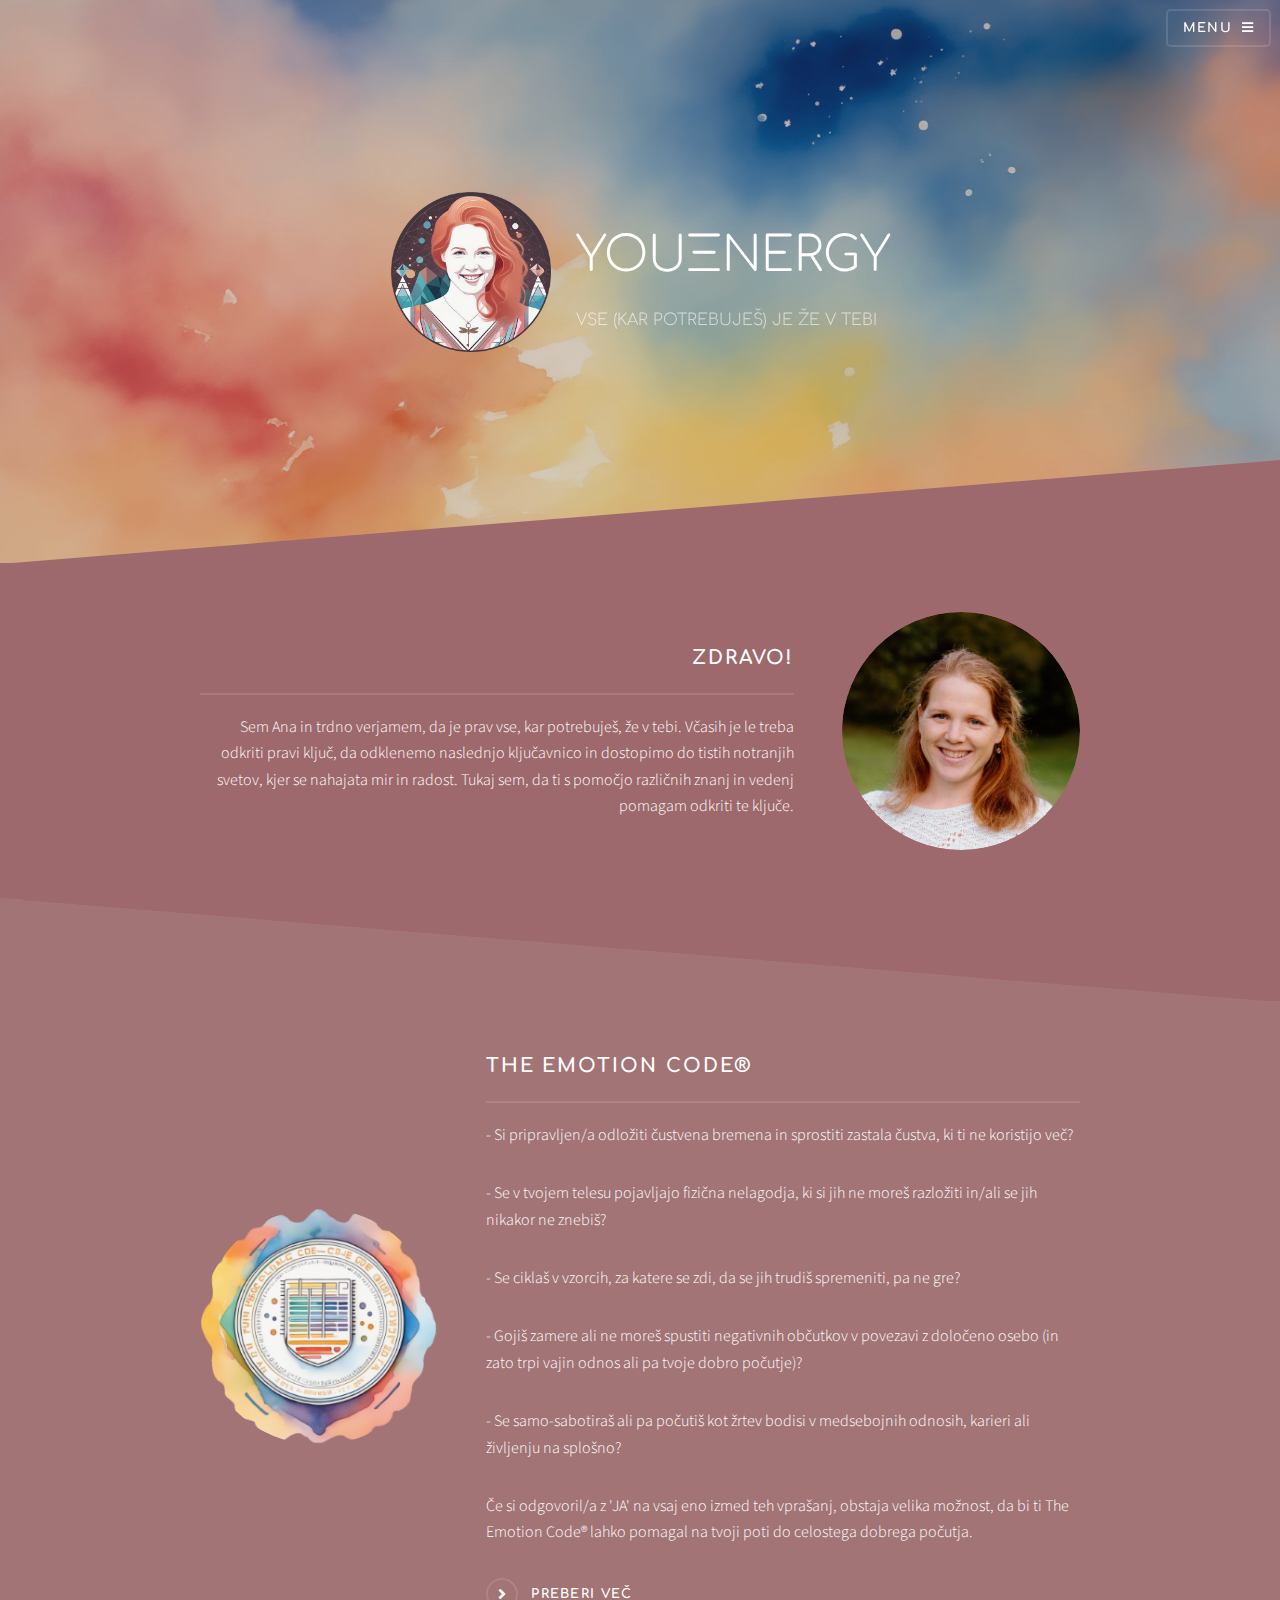
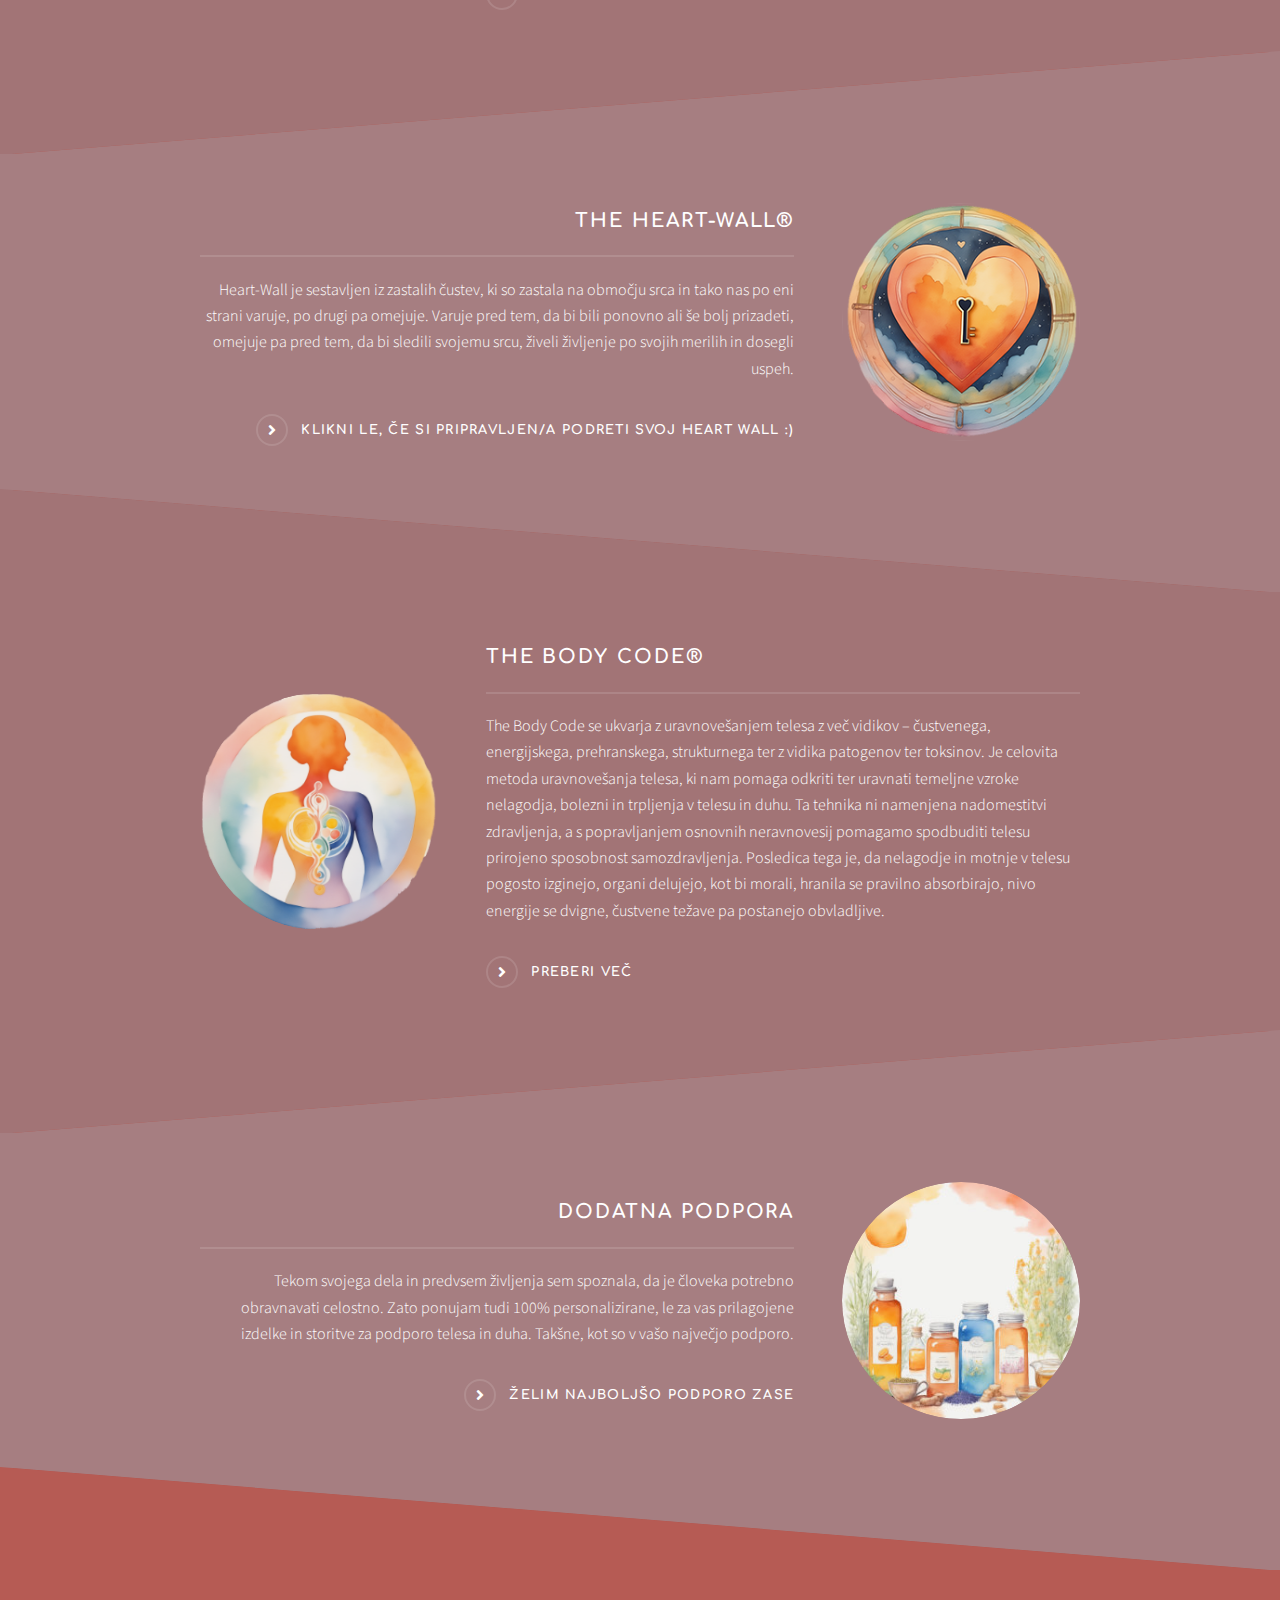
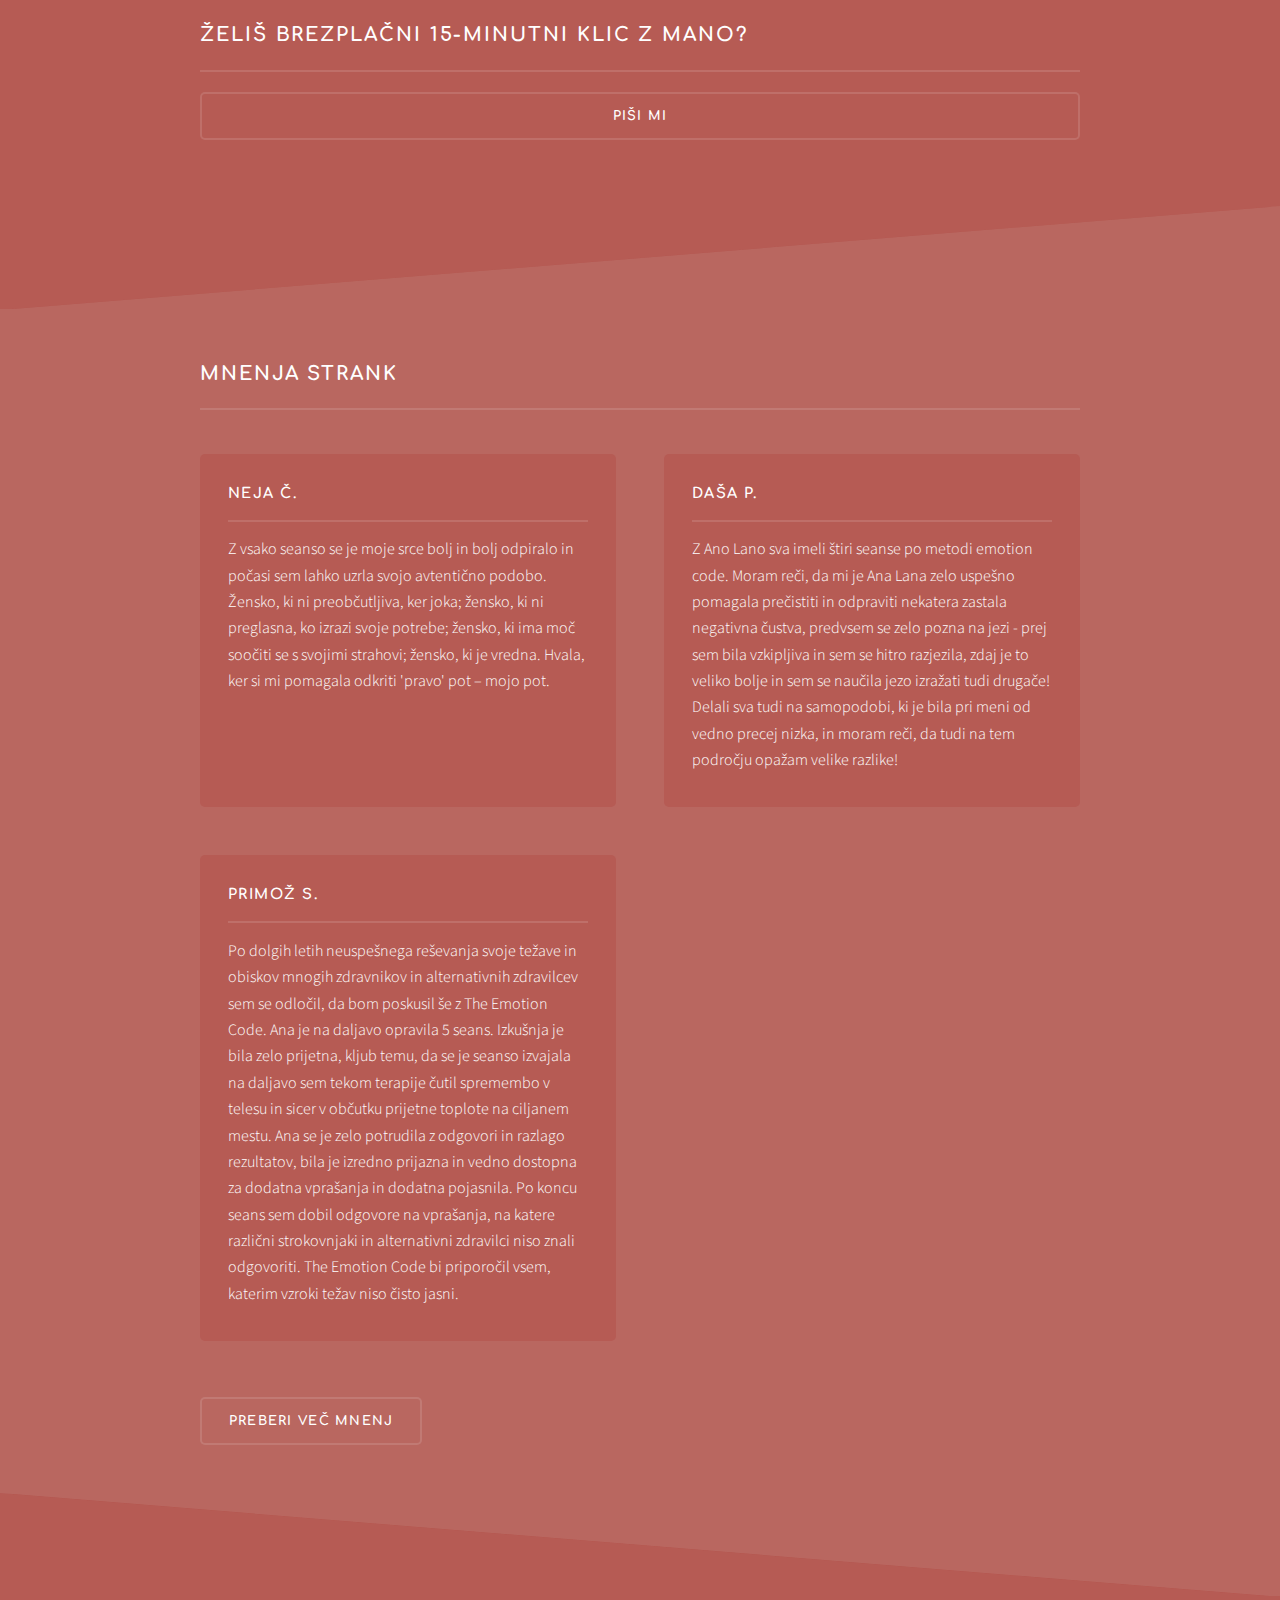
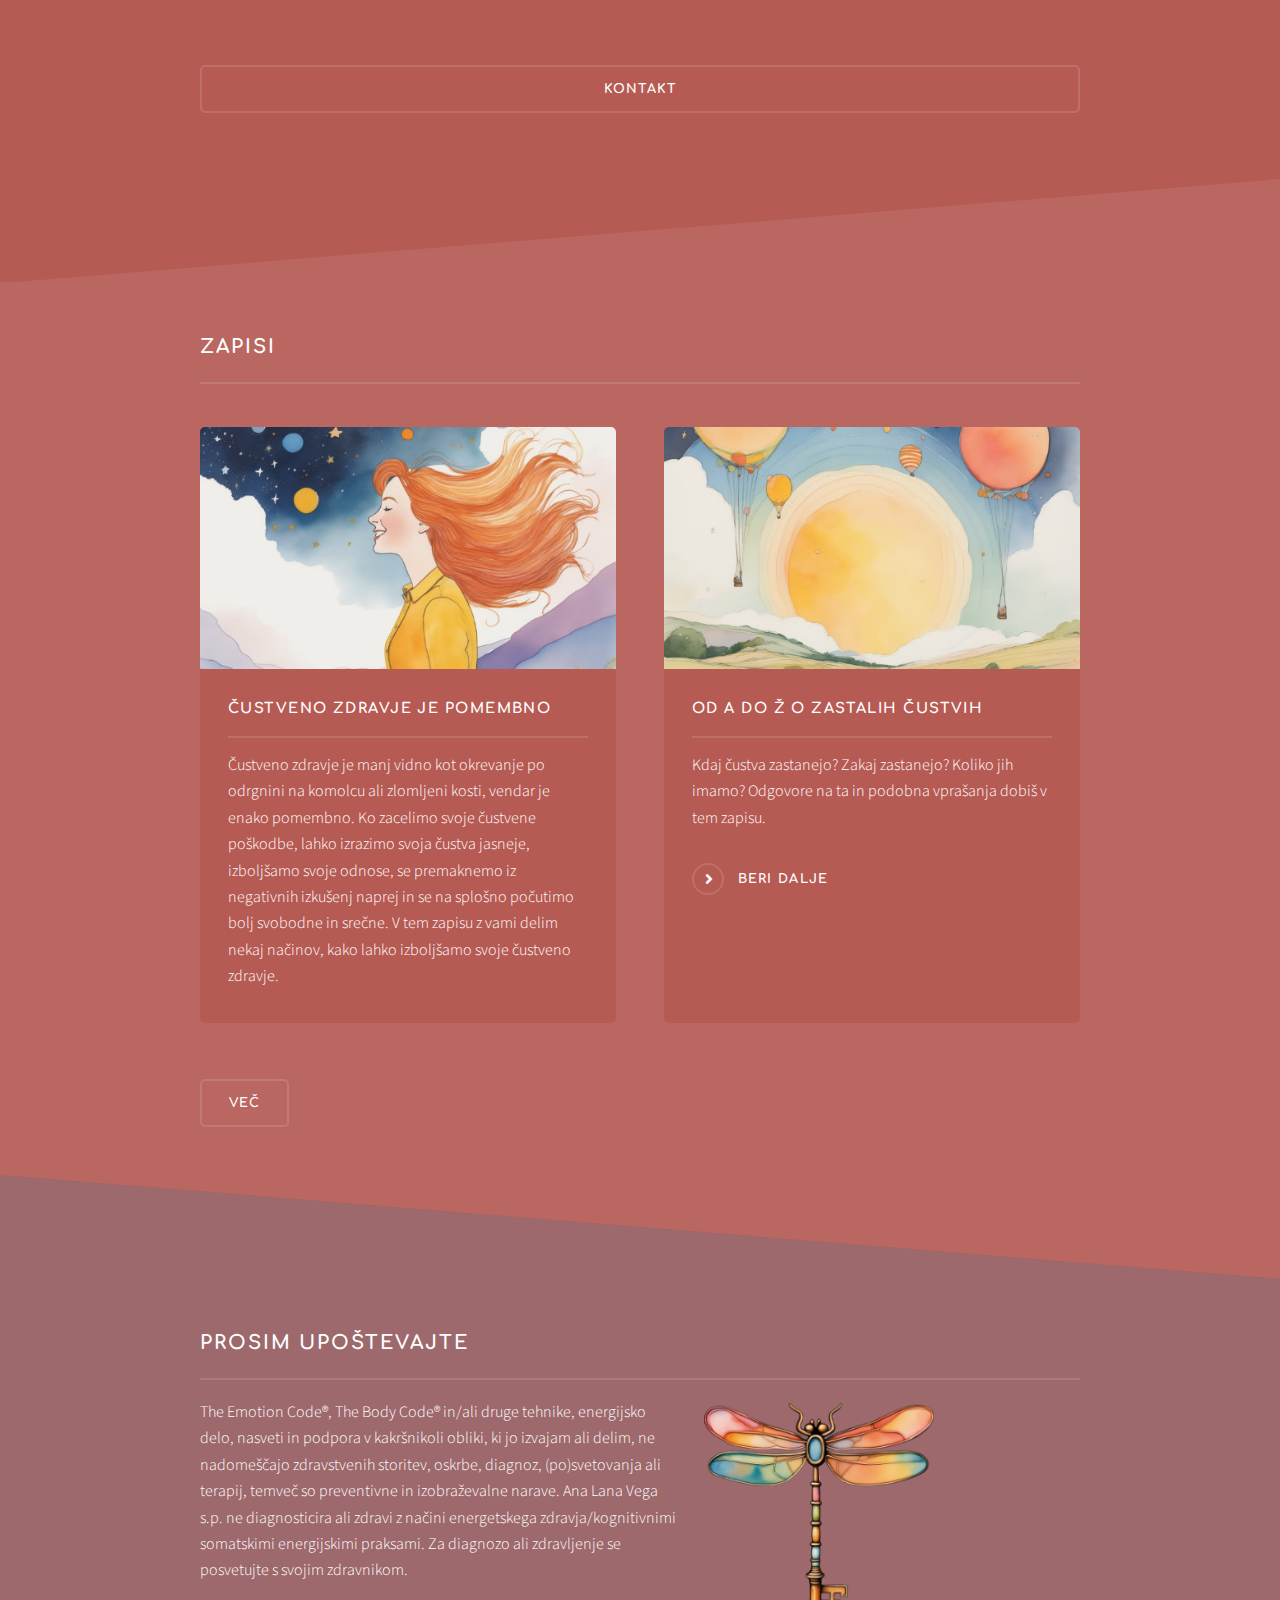
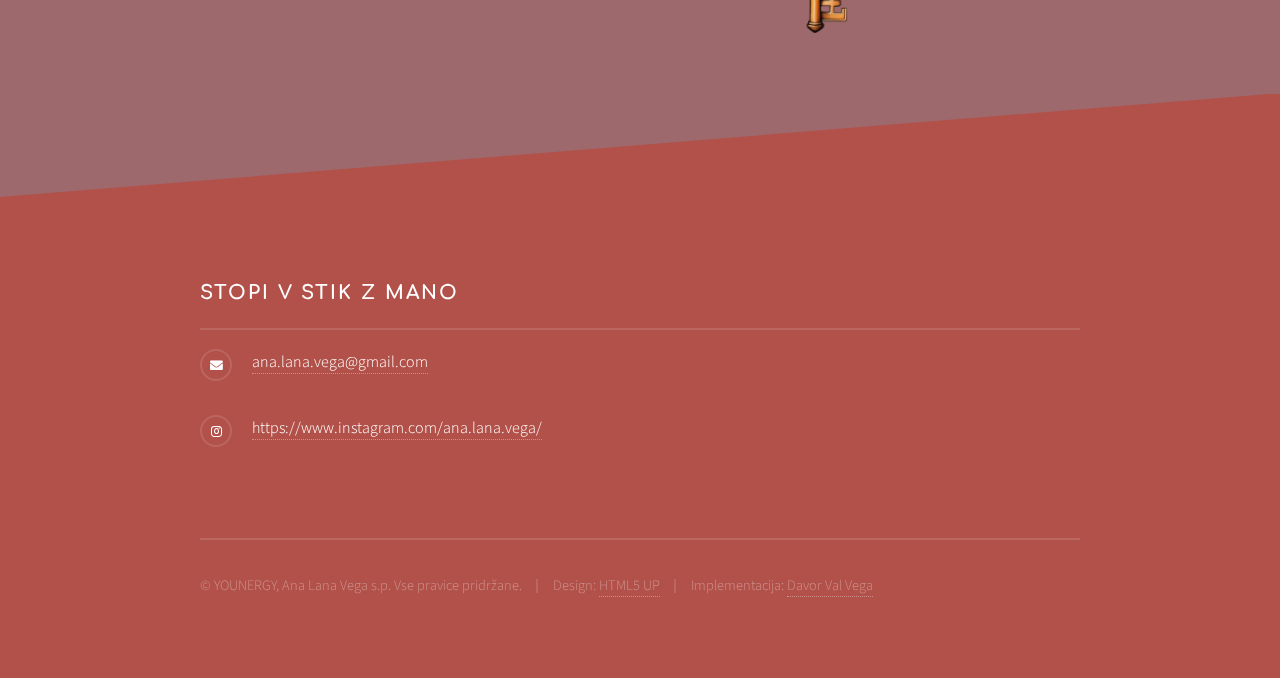
<file: index.html>
<!DOCTYPE HTML>
<!--
	Solid State by HTML5 UP
	html5up.net | @ajlkn
	Free for personal and commercial use under the CCA 3.0 license (html5up.net/license)
-->
<html lang="sl">
	<head>
		<title>Emotion Code, Body Code & Terapije Nevromehanike | Ana Lana Vega | YOUΞNERGY</title>
		<meta charset="utf-8" />
		<meta name="description" content="Ana Lana Vega | Emotion Code, Body Code in Nevromehanika terapije za izboljšanje vašega čustvenega in fizičnega počutja.">
		<meta name="viewport" content="width=device-width, initial-scale=1, user-scalable=no" />
		<link rel="icon" type="image/x-icon" href="images/favicon.ico">
		<link rel="stylesheet" href="assets/css/main.css" />
		<link rel="stylesheet" href="assets/css/cookieconsent.css" />
		<meta property="og:title" content="Ana Lana Vega | Emotion Code, Body Code in Nevromehanika terapije za izboljšanje vašega čustvenega in fizičnega počutja." />
		<meta property="og:description" content="Ana Lana Vega | Emotion Code, Body Code in Nevromehanika terapije za izboljšanje vašega čustvenega in fizičnega počutja." />
		<meta property="og:image" content="https://analanavega.com/images/logo/logo-large.png" />
		<meta property="og:url" content="https://analanavega.com/" />
		<meta property="og:type" content="website" />
		<noscript><link rel="stylesheet" href="assets/css/noscript.css" /></noscript>
		<link rel="canonical" href="https://analanavega.com/" />
		<script type="application/ld+json">
			{
			  "@context": "https://schema.org",
			  "@type": "LocalBusiness",
			  "name": "Emotion Code, Body Code & Nevromehanika Terapije | Ana Lana Vega | YOUΞNERGY",
			  "image": "https://analanavega.com/images/logo/logo-medium.png",
			  "@id": "https://analanavega.com/",
			  "url": "https://analanavega.com/",
			  "telephone": "+38670698519",
			  "address": {
				"@type": "PostalAddress",
				"streetAddress": "Rečica ob Savinji 51A",
				"addressLocality": "Rečica ob Savinji",
				"postalCode": "3332",
				"addressCountry": "SI"
			  },
			  "geo": {
				"@type": "GeoCoordinates",
				"latitude": 46.3252412,
				"longitude": 14.9194266
			  },
			  "openingHours": "Mo,Tu,We,Th,Fr 08:00-18:00",
			  "sameAs": [
				"https://www.instagram.com/ana.lana.vega"
			  ]
			}
			</script>
			<!-- Google tag (gtag.js) -->
		<script async src="https://www.googletagmanager.com/gtag/js?id=G-9BHQQSWB5S"></script>
		<script>
		window.dataLayer = window.dataLayer || [];
		function gtag(){dataLayer.push(arguments);}
		gtag('js', new Date());

		gtag('config', 'G-9BHQQSWB5S');
		</script>
	</head>
	
	<body class="is-preload">
		<div class="section2">
		<div class="bgg-wrap">
			<div class="bgg"></div>
		</div>
	

		<!-- Page Wrapper -->
			<div id="page-wrapper">

				<!-- Header -->
					<header id="header" class="alt">
						<h1 style="display: inline-flex; align-items: center;">
							<a href="index.html" style="display: inline-flex;align-items: center;">
								<img class="topLogo" src="images/logo/logo-small.png" alt="Ana Lana Vega - Terapevtka Emotion Code in Nevromehanike" />
								<div class="topLogoTxt">YOUΞNERGY</div>

							</a>
						</h1>
						<nav>
							<a href="#menu">Menu</a>
						</nav>
					</header>

				<!-- Menu -->
					<nav id="menu">
						<div class="inner">
							<h2>Menu</h2>
							<ul class="links">
								<li><a href="index.html">Domov</a></li>
								<li><a href="emotion-code.html">Emotion Code</a></li>
								<li><a href="heart-wall.html">Heart-Wall</a></li>
								<li><a href="body-code.html">Body Code</a></li>
								<li><a href="dodatna-podpora.html">Dodatna podpora</a></li>
								<li><a href="blog.html">Zapisi</a></li>
								<li><a href="mnenja-strank.html">Mnenja strank</a></li>
							</ul>
							<a href="#" class="close">Close</a>
						</div>
					</nav>

				<!-- Banner -->
					<section id="banner">
						<div class="inner mainlogoWrapper">
							<div class="logo" style="margin: 0; display: inline-flex; align-items: center;">
								<img class="mainLogo" src="images/logo/logo-medium.png" alt="Ana Lana Vega - Terapevtka Emotion Code in Nevromehanike" />
								<div>
									<p class="logoTxt">YOUΞNERGY</p>
									<p id="allYouNeedText">Vse (kar potrebuješ) je že v tebi</p>
								</div>
							</div>
						</div>
						
					</section>

				<!-- Wrapper -->
					<section id="wrapper">

						<!-- One -->
							<section id="one" class="wrapper spotlight style4">
								<div class="inner">
									<div class="image" style="user-select: none;"><img src="images/ana.jpg" alt="Ana Lana Vega - Terapevtka Emotion Code in Nevromehanike" /></div>
									<div class="content">
										<h2 class="major">Zdravo!</h2>
										<p>Sem Ana in trdno verjamem, da je prav vse, kar potrebuješ, že v tebi. Včasih je le treba odkriti pravi ključ, da odklenemo naslednjo ključavnico in dostopimo do tistih notranjih svetov, kjer se nahajata mir in radost. Tukaj sem, da ti s pomočjo različnih znanj in vedenj pomagam odkriti te ključe.</p> 
										</div>
								</div>
							</section>

						<!-- Two -->
							<section id="two" class="wrapper alt spotlight style3">
								<div class="inner">
									<div class="image"><img src="images/TEC.png" alt="Ana Lana Vega Emotion Code" /></div>
									<div class="content">
										<h2 class="major">The Emotion Code®</code></h2>
										<p>- Si pripravljen/a odložiti čustvena bremena in sprostiti zastala čustva, ki ti ne koristijo več?</p>
										<p>- Se v tvojem telesu pojavljajo fizična nelagodja, ki si jih ne moreš razložiti in/ali se jih nikakor ne znebiš?</p>
										<p>- Se ciklaš v vzorcih, za katere se zdi, da se jih trudiš spremeniti, pa ne gre?</p>
										<p>- Gojiš zamere ali ne moreš spustiti negativnih občutkov v povezavi z določeno osebo (in zato trpi vajin odnos ali pa tvoje dobro počutje)?</p>
										<p>- Se samo-sabotiraš ali pa počutiš kot žrtev bodisi v medsebojnih odnosih, karieri ali življenju na splošno?</p>
										<p>Če si odgovoril/a z 'JA' na vsaj eno izmed teh vprašanj, obstaja velika možnost, da bi ti The Emotion Code® lahko pomagal na tvoji poti do celostega dobrega počutja.</p>
											</p>
										<a href="emotion-code.html" class="special">Preberi več</a>
									</div>
								</div>
							</section>
					
						<!-- One -->
						<section id="three" class="wrapper spotlight style2">
							<div class="inner">
								<div class="image"><img src="images/hw.png" alt="Ana Lana Vega Emotion Code Heart Wall" /></div>
								<div class="content">
									<h2 class="major">The Heart-Wall®</h2>
									<p>Heart-Wall je sestavljen iz zastalih čustev, ki so zastala na območju srca in tako nas po eni strani varuje, po drugi pa omejuje. Varuje pred tem, da bi bili ponovno ali še bolj prizadeti, omejuje pa pred tem, da bi sledili svojemu srcu, živeli življenje po svojih merilih in dosegli uspeh.</p>
									<a href="heart-wall.html" class="special">Klikni le, če si pripravljen/a podreti svoj Heart wall :) </a>
								</div>
							</div>
						</section>
						<!-- Two -->
							<section id="five" class="wrapper alt spotlight style3">
								<div class="inner">
									<div class="image"><img src="images/TBC.png" alt="Ana Lana Vega Emotion Code Body Code" /></div>
									<div class="content">
										<h2 class="major">The Body Code®</code></h2>
										<p>The Body Code se ukvarja z uravnovešanjem telesa z več vidikov – čustvenega, energijskega, prehranskega, strukturnega ter z vidika patogenov ter toksinov. Je celovita metoda uravnovešanja telesa, ki nam pomaga odkriti ter uravnati temeljne vzroke nelagodja, bolezni in trpljenja v telesu in duhu. Ta tehnika ni namenjena nadomestitvi zdravljenja, a s popravljanjem osnovnih neravnovesij pomagamo spodbuditi telesu prirojeno sposobnost samozdravljenja. Posledica tega je, da nelagodje in motnje v telesu pogosto izginejo, organi delujejo, kot bi morali, hranila se pravilno absorbirajo, nivo energije se dvigne, čustvene težave pa postanejo obvladljive.</p>
										<a href="body-code.html" class="special">Preberi več</a>
									</div>
								</div>
							</section>	

						<!-- Three -->
							<section id="three" class="wrapper spotlight style2">
								<div class="inner">
									<div class="image"><img src="images/additional.jpg" alt="Ana Lana Vega Dodatna Podpora" /></div>
									<div class="content">
										<h2 class="major">Dodatna podpora</h2>
										<p> Tekom svojega dela in predvsem življenja sem spoznala, da je človeka potrebno obravnavati celostno. Zato ponujam tudi 100% personalizirane, le za vas prilagojene izdelke in storitve za podporo telesa in duha. Takšne, kot so v vašo največjo podporo.</p>
										<a href="dodatna-podpora.html" class="special">Želim najboljšo podporo zase</a>
									</div>
								</div>
							</section>
						<!-- Two -->
							<section id="four" class="wrapper alt style2">
								<div class="inner">
									<div class="content">
										<h2 class="major">Želiš brezplačni 15-minutni klic z mano?</h2>
										<a href="mailto:ana.lana.vega@gmail.com" class="button fit">Piši mi</a>
										<div style="height: 50px;"></div>
									</div>
								</div>
							</section>		
						<!-- Four -->
							<section id="four" class="wrapper style3">
								<div class="inner">
									<h2 class="major">MNENJA STRANK</h2>
									<section class="features">
										<article class="softArticle">
											<h3 class="major">Neja Č.</h3>
											<p>Z vsako seanso se je moje srce bolj in bolj odpiralo in počasi sem lahko uzrla svojo avtentično podobo. Žensko, ki ni preobčutljiva, ker joka; žensko, ki ni preglasna, ko izrazi svoje potrebe; žensko, ki ima moč soočiti se s svojimi strahovi; žensko, ki je vredna. Hvala, ker si mi pomagala odkriti 'pravo' pot – mojo pot.</p>
										</article>
										<article class="softArticle">
											<h3 class="major">Daša P.</h3>
											<p>Z Ano Lano sva imeli štiri seanse po metodi emotion code. Moram reči, da mi je Ana Lana zelo uspešno pomagala prečistiti in odpraviti nekatera zastala negativna čustva, predvsem se zelo pozna na jezi - prej sem bila vzkipljiva in sem se hitro razjezila, zdaj je to veliko bolje in sem se naučila jezo izražati tudi drugače! Delali sva tudi na samopodobi, ki je bila pri meni od vedno precej nizka, in moram reči, da tudi na tem področju opažam velike razlike! </p>
										</article>
										<article class="softArticle">
											<h3 class="major">Primož S.</h3>
											<p>Po dolgih letih neuspešnega reševanja svoje težave in obiskov mnogih zdravnikov in alternativnih zdravilcev sem se odločil, da bom poskusil še z The Emotion Code. Ana je na daljavo opravila 5 seans. Izkušnja je bila zelo prijetna, kljub temu, da se je seanso izvajala na daljavo sem tekom terapije čutil spremembo v telesu in sicer v občutku prijetne toplote na ciljanem mestu. Ana se je zelo potrudila z odgovori in razlago rezultatov, bila je izredno prijazna in vedno dostopna za dodatna vprašanja in dodatna pojasnila. Po koncu seans sem dobil odgovore na vprašanja, na katere različni strokovnjaki in alternativni zdravilci niso znali odgovoriti. The Emotion Code bi priporočil vsem, katerim vzroki težav niso čisto jasni.</p>
										</article>
									</section>
									<ul class="actions">
										<li><a href="mnenja-strank.html" class="button">Preberi več mnenj</a></li>
									</ul>
								</div>
							</section>

						<!-- One -->
						<section id="one" class="wrapper alt style2">
							<div class="inner">
								<div class="content">
									<div style="height: 20px;"></div>
									<a href="mailto:ana.lana.vega@gmail.com" class="button fit">Kontakt</a>
									<div style="height: 50px;"></div>
								</div>
							</div>
						</section>							
						<!-- Four -->
							<section id="four" class="wrapper style3">
								<div class="inner">
									<h2 class="major">ZAPISI</h2>
									<section class="features">
										<article class="softArticle">
											<div class="image noSelect"><img src="images/blog/mental-health-head.jpg" alt="Ana Lana Vega Čustveno zdravje je pomembno" /></div>
											<h3 class="major">Čustveno zdravje je pomembno</h3>
											<p>Čustveno zdravje je manj vidno kot okrevanje po odrgnini na komolcu ali zlomljeni kosti, vendar je enako pomembno. Ko zacelimo svoje čustvene poškodbe, lahko izrazimo svoja čustva jasneje, izboljšamo svoje odnose, se premaknemo iz negativnih izkušenj naprej in se na splošno počutimo bolj svobodne in srečne. V tem zapisu z vami delim nekaj načinov, kako lahko izboljšamo svoje čustveno zdravje.</p>
											<!--<a href="#" class="special">Beri dalje</a>-->
										</article>
										<article class="softArticle">
											<div class="image noSelect"><img src="images/blog/stalled-emotions-head.jpg" alt="Ana Lana Vega Od A do Ž o zastalih čustvih" /></div>
											<h3 class="major">Od A do Ž o zastalih čustvih</h3>
											<p>Kdaj čustva zastanejo? Zakaj zastanejo? Koliko jih imamo? Odgovore na ta in podobna vprašanja dobiš v tem zapisu.</p>
											<a href="blog-o-zastalih-custvih.html" class="special">Beri dalje</a>
										</article>
									</section>
									<ul class="actions">
										<li><a href="blog.html" class="button">Več</a></li>
									</ul>
								</div>
							</section>
						<!-- One -->
							<section id="one" class="wrapper spotlight alt style4">
								<div class="inner">
									<div class="content">
										<h2 class="major">Prosim upoštevajte</h2>
										<span class="image right" style="max-width: 50%; border-radius: unset;"><img src="images/key.png" style="border-radius: unset; width: 70%;" alt="Ana Lana Vega Ključ do boljšega počutja"></span>
										<p>The Emotion Code®, The Body Code® in/ali druge tehnike, energijsko delo, nasveti in podpora v kakršnikoli obliki, ki jo izvajam ali delim, ne nadomeščajo zdravstvenih storitev, oskrbe, diagnoz, (po)svetovanja ali terapij, temveč so preventivne in izobraževalne narave. Ana Lana Vega s.p. ne diagnosticira ali zdravi z načini energetskega zdravja/kognitivnimi somatskimi energijskimi praksami. Za diagnozo ali zdravljenje se posvetujte s svojim zdravnikom.</p>
									</div>
								</div>
							</section>
				<!-- Footer -->
					<section id="footer">
						<div class="inner">
							<h2 class="major">Stopi v stik z mano</h2>
							<ul class="contact">
								</li>
								<li class="icon solid fa-envelope"><a href="mailto:ana.lana.vega@gmail.com">ana.lana.vega@gmail.com</a></li>
								<li class="icon brands fa-instagram"><a href="https://www.instagram.com/ana.lana.vega">https://www.instagram.com/ana.lana.vega/</a></li>
							</ul>
							<ul class="copyright">
								<li>&copy; YOUNERGY, Ana Lana Vega s.p. Vse pravice pridržane.</li><li>Design: <a href="http://html5up.net" target="_blank">HTML5 UP</a></li><li>Implementacija: <a href="https://www.linkedin.com/in/vega10/" target="_blank">Davor Val Vega</a></li>
							</ul>
						</div>
					</section>

			</div>
		</div>
		<!-- Scripts -->
			<script src="assets/js/jquery.min.js"></script>
			<script src="assets/js/jquery.scrollex.min.js"></script>
			<script src="assets/js/browser.min.js"></script>
			<script src="assets/js/breakpoints.min.js"></script>
			<script src="assets/js/util.js"></script>
			<script src="assets/js/main.js"></script>
			<script src="assets/js/cookieconsent.js"></script>
			<script defer src="assets/js/cookie-consent-init.js"></script>

	</body>
</html>
</file>
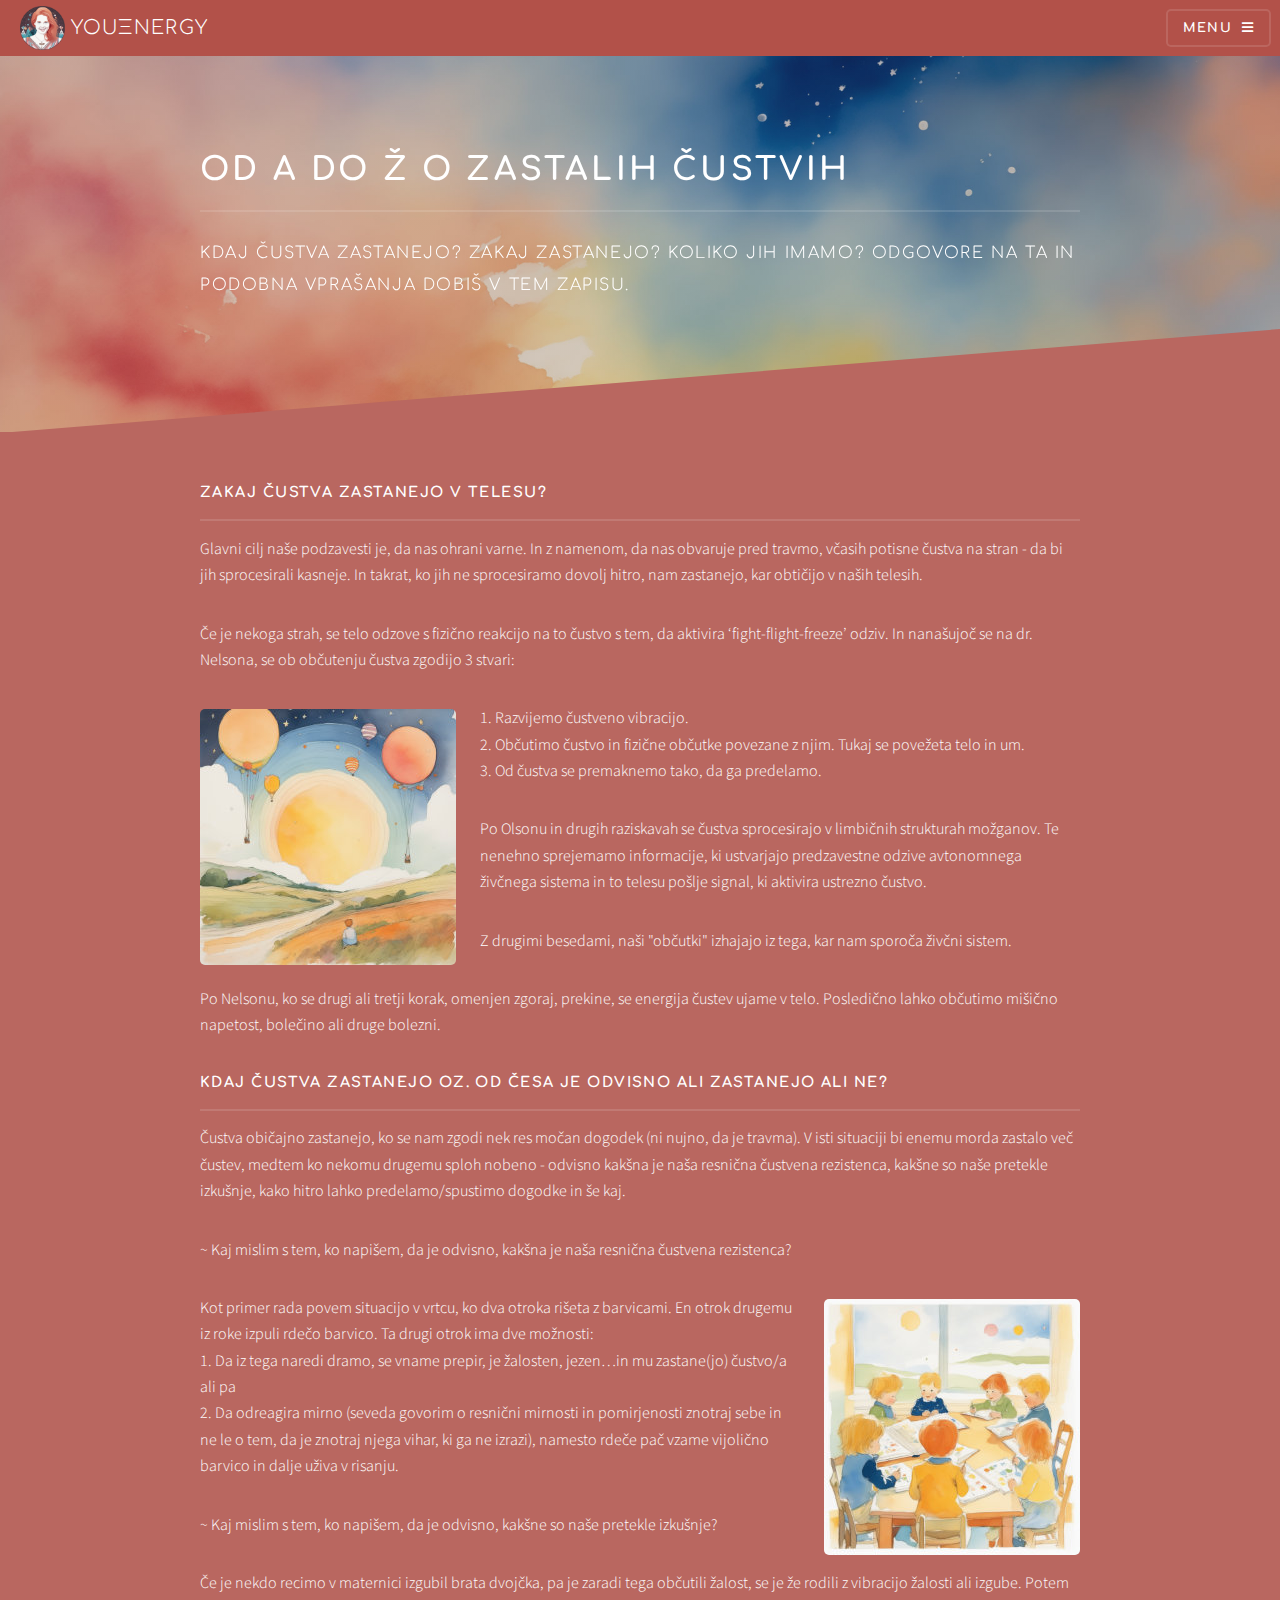
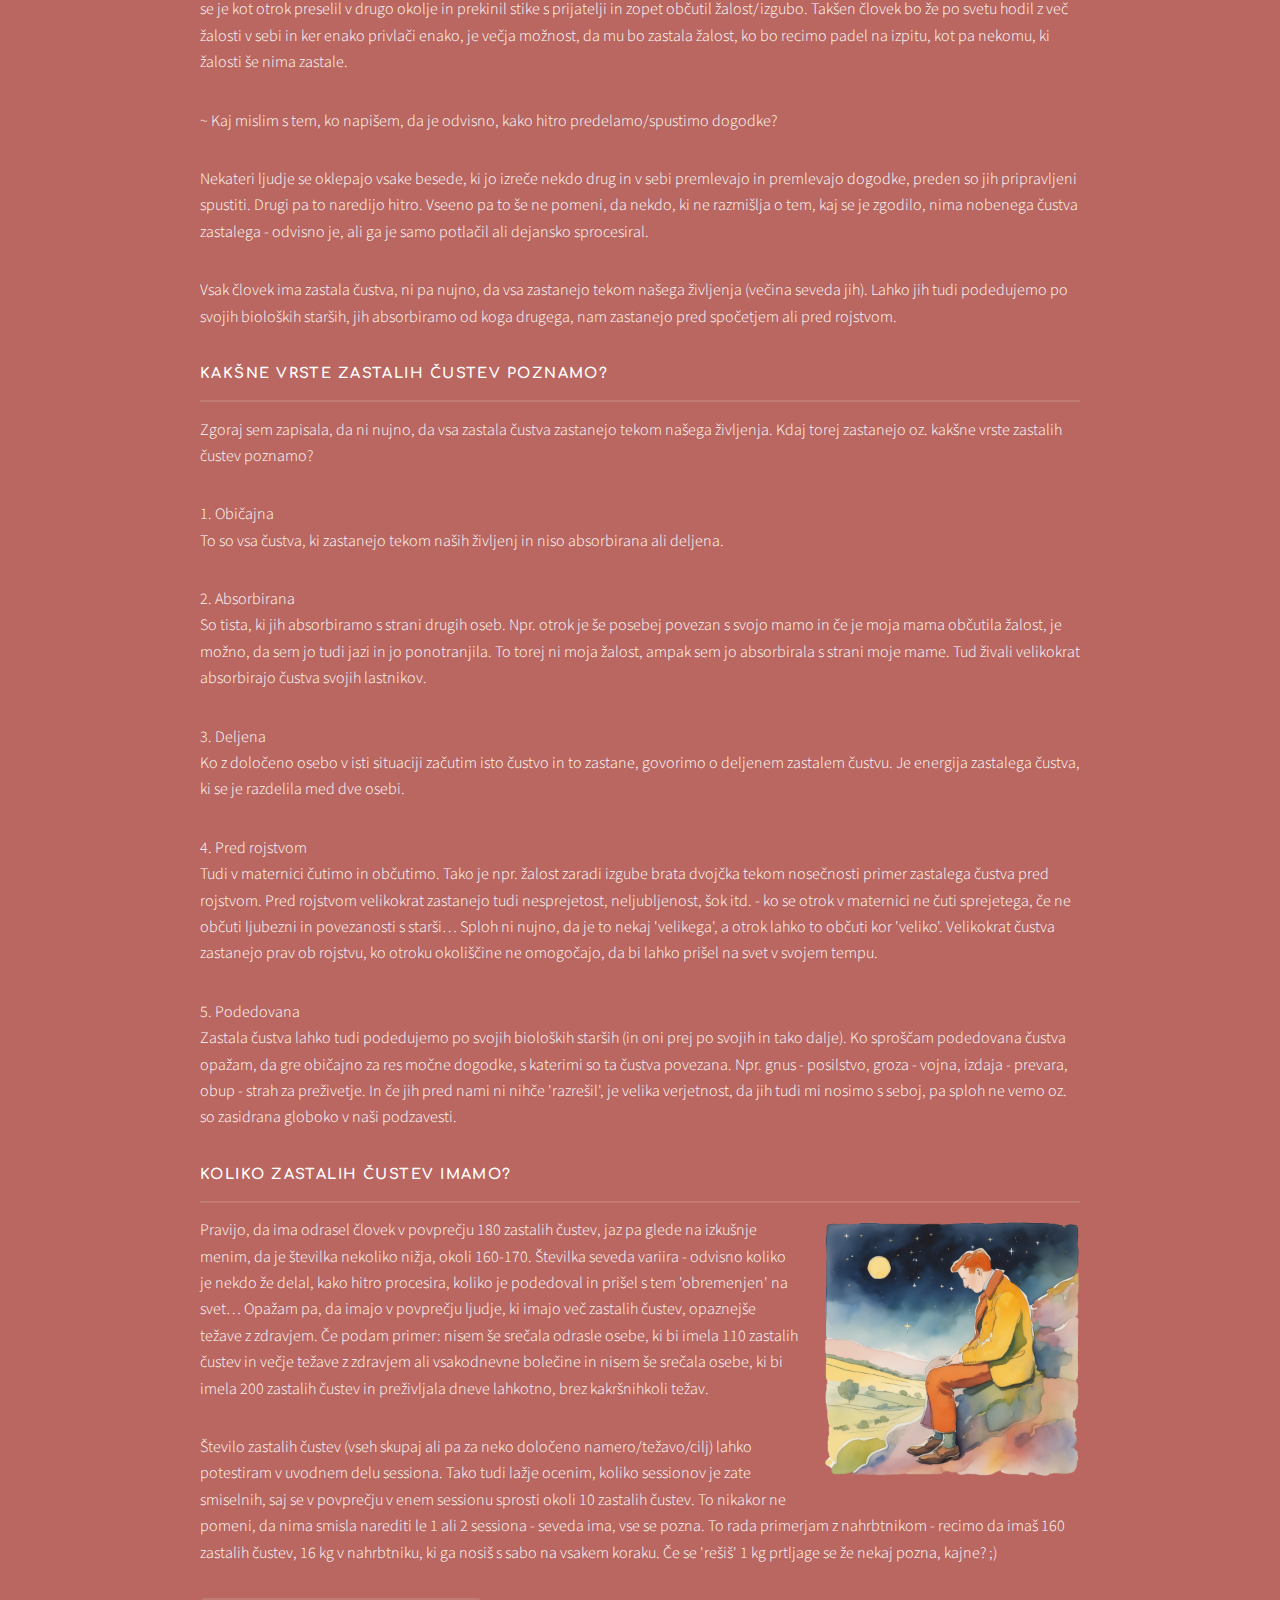
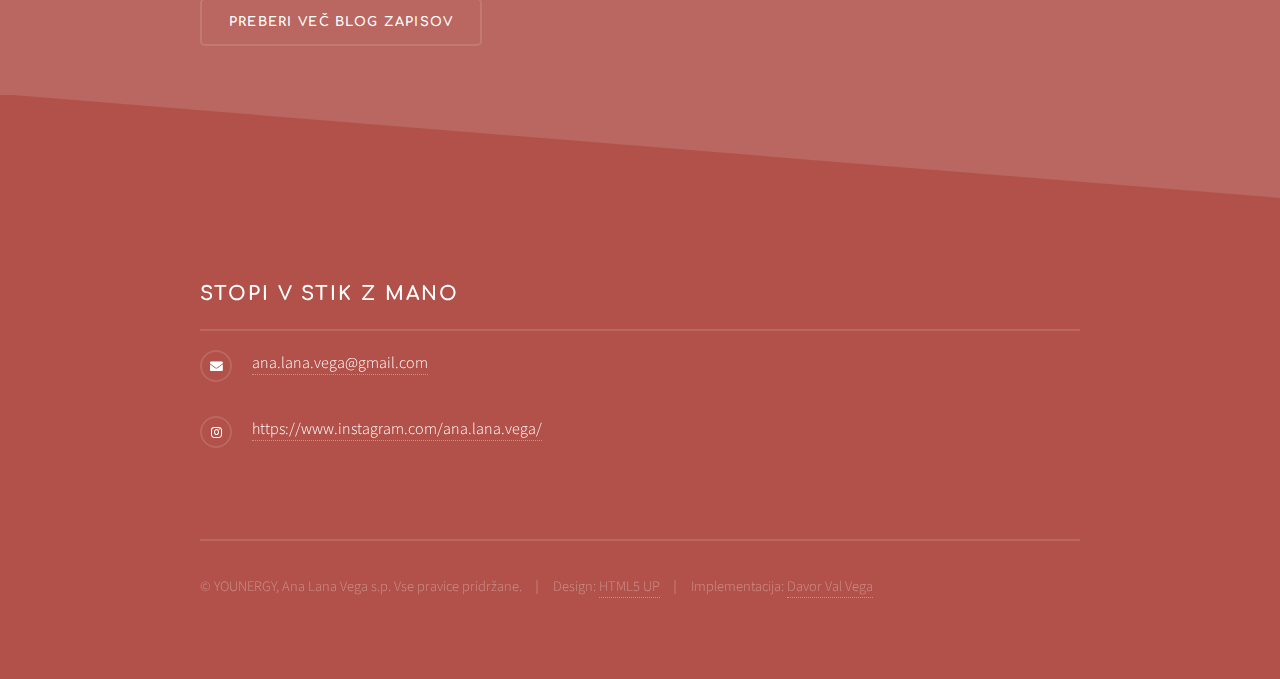
<file: blog-o-zastalih-custvih.html>
<!DOCTYPE HTML>
<!--
	Solid State by HTML5 UP
	html5up.net | @ajlkn
	Free for personal and commercial use under the CCA 3.0 license (html5up.net/license)
-->
<html lang="sl">
	<head>
		<title>Ana Lana Vega - Od A do Ž o zastalih čustvih</title>
		<meta charset="utf-8" />
		<meta name="viewport" content="width=device-width, initial-scale=1, user-scalable=no" />
		<link rel="icon" type="image/x-icon" href="images/favicon.ico">
		<link rel="stylesheet" href="assets/css/main.css" />
		<noscript><link rel="stylesheet" href="assets/css/noscript.css" /></noscript>
	</head>
		<!-- Google tag (gtag.js) -->
		<script async src="https://www.googletagmanager.com/gtag/js?id=G-9BHQQSWB5S"></script>
		<script>
		window.dataLayer = window.dataLayer || [];
		function gtag(){dataLayer.push(arguments);}
		gtag('js', new Date());
	
		gtag('config', 'G-9BHQQSWB5S');
		</script>
	<body class="is-preload">
		<div class="section2">
			<div class="bgg-wrap">
				<div class="bgg"></div>
			</div>

		<!-- Page Wrapper -->
			<div id="page-wrapper">

				<header id="header">
					<h1 style="display: inline-flex; align-items: center;">
						<a href="index.html" style="display: inline-flex;align-items: center;">
							<img class="topLogo" src="images/logo/logo-small.png" alt="" />
							<div class="topLogoTxt">YOUΞNERGY</div>
						</a>
					</h1>
					<nav>
						<a href="#menu">Menu</a>
					</nav>
				</header>

			<!-- Menu -->
				<nav id="menu">
					<div class="inner">
						<h2>Menu</h2>
						<ul class="links">
							<li><a href="index.html">Domov</a></li>
							<li><a href="emotion-code.html">Emotion Code</a></li>
							<li><a href="heart-wall.html">Heart-Wall</a></li>
							<li><a href="body-code.html">Body Code</a></li>
							<li><a href="dodatna-podpora.html">Dodatna podpora</a></li>
							<li><a href="blog.html">Zapisi</a></li>
							<li><a href="mnenja-strank.html">Mnenja strank</a></li>
						</ul>
						<a href="#" class="close">Close</a>
					</div>
				</nav>

				<!-- Wrapper -->
					<section id="wrapper">
						<header>
							<div class="inner">
								<h2>Od A do Ž o zastalih čustvih</h2>
								<p>Kdaj čustva zastanejo? Zakaj zastanejo? Koliko jih imamo? Odgovore na ta in podobna vprašanja dobiš v tem zapisu.</p>
							</header>
		<!-- Content -->
		<div class="wrapper style3">
			<div class="inner">

				<h3 class="major">Zakaj čustva zastanejo v telesu?</h3>
				<p>Glavni cilj naše podzavesti je, da nas ohrani varne. In z namenom, da nas obvaruje pred travmo, včasih potisne čustva na stran - da bi jih sprocesirali kasneje. In takrat, ko jih ne sprocesiramo dovolj hitro, nam zastanejo, kar obtičijo v naših telesih.</p>
				<p>Če je nekoga strah, se telo odzove s fizično reakcijo na to čustvo s tem, da aktivira ‘fight-flight-freeze’ odziv. In nanašujoč se na dr. Nelsona, se ob občutenju čustva zgodijo 3 stvari:</p>
				<span class="image left"><img src="images/blog/stalled-emotions.jpg" alt=""></span>
				<div>1. Razvijemo čustveno vibracijo.</div>
				<div>2. Občutimo čustvo in fizične občutke povezane z njim. Tukaj se povežeta telo in um.</div>
				<div>3. Od čustva se premaknemo tako, da ga predelamo.</div>
				</p></p>
				<p>Po Olsonu in drugih raziskavah se čustva sprocesirajo v limbičnih strukturah možganov. Te nenehno sprejemamo informacije, ki ustvarjajo predzavestne odzive avtonomnega živčnega sistema in to telesu pošlje signal, ki aktivira ustrezno čustvo.
				<p>Z drugimi besedami, naši "občutki" izhajajo iz tega, kar nam sporoča živčni sistem.</p>
				<p>Po Nelsonu, ko se drugi ali tretji korak, omenjen zgoraj, prekine, se energija čustev ujame v telo. Posledično lahko občutimo mišično napetost, bolečino ali druge bolezni.</p>
				
				<h3 class="major">Kdaj čustva zastanejo oz. od česa je odvisno ali zastanejo ali ne?</h3>
				<p>Čustva običajno zastanejo, ko se nam zgodi nek res močan dogodek (ni nujno, da je travma). V isti situaciji bi enemu morda zastalo več čustev, medtem ko nekomu drugemu sploh nobeno - odvisno kakšna je naša resnična čustvena rezistenca, kakšne so naše pretekle izkušnje, kako hitro lahko predelamo/spustimo dogodke in še kaj.</p> 
				<p>~ Kaj mislim s tem, ko napišem, da je odvisno, kakšna je naša resnična čustvena rezistenca?</p><span class="image right"><img src="images/blog/kids-drawing.jpg" alt=""></span>
				<div>Kot primer rada povem situacijo v vrtcu, ko dva otroka rišeta z barvicami. En otrok drugemu iz roke izpuli rdečo barvico. Ta drugi otrok ima dve možnosti:</div>
				<div>1. Da iz tega naredi dramo, se vname prepir, je žalosten, jezen…in mu zastane(jo) čustvo/a ali pa</div>
				<div>2. Da odreagira mirno (seveda govorim o resnični mirnosti in pomirjenosti znotraj sebe in ne le o tem, da je znotraj njega vihar, ki ga ne izrazi), namesto rdeče pač vzame vijolično barvico in dalje uživa v risanju. </div>
				<p></p>
				<p>~ Kaj mislim s tem, ko napišem, da je odvisno, kakšne so naše pretekle izkušnje?</p>
				<p>Če je nekdo recimo v maternici izgubil brata dvojčka, pa je zaradi tega občutili žalost, se je že rodili z vibracijo žalosti ali izgube. Potem se je kot otrok preselil v drugo okolje in prekinil stike s prijatelji in zopet občutil žalost/izgubo. Takšen človek bo že po svetu hodil z več žalosti v sebi in ker enako privlači enako, je večja možnost, da mu bo zastala žalost, ko bo recimo padel na izpitu, kot pa nekomu, ki žalosti še nima zastale.</p> 
				<p></p>
				<p>~ Kaj mislim s tem, ko napišem, da je odvisno, kako hitro predelamo/spustimo dogodke?</p>
				<p>Nekateri ljudje se oklepajo vsake besede, ki jo izreče nekdo drug in v sebi premlevajo in premlevajo dogodke, preden so jih pripravljeni spustiti. Drugi pa to naredijo hitro. Vseeno pa to še ne pomeni, da nekdo, ki ne razmišlja o tem, kaj se je zgodilo, nima nobenega čustva zastalega - odvisno je, ali ga je samo potlačil ali dejansko sprocesiral.</p>
				<p></p>
				<p>Vsak človek ima zastala čustva, ni pa nujno, da vsa zastanejo tekom našega življenja (večina seveda jih). Lahko jih tudi podedujemo po svojih bioloških starših, jih absorbiramo od koga drugega, nam zastanejo pred spočetjem ali pred rojstvom.</p> 

				<h3 class="major">Kakšne vrste zastalih čustev poznamo?</h3>
				<p>Zgoraj sem zapisala, da ni nujno, da vsa zastala čustva zastanejo tekom našega življenja. Kdaj torej zastanejo oz. kakšne vrste zastalih čustev poznamo?</p>
				<div>1. Običajna</div>
				<p>To so vsa čustva, ki zastanejo tekom naših življenj in niso absorbirana ali deljena.</p>
				<div>2. Absorbirana</div>
				<p>So tista, ki jih absorbiramo s strani drugih oseb. Npr. otrok je še posebej povezan s svojo mamo in če je moja mama občutila žalost, je možno, da sem jo tudi jazi in jo ponotranjila. To torej ni moja žalost, ampak sem jo absorbirala s strani moje mame. Tud živali velikokrat absorbirajo čustva svojih lastnikov.</p>
				<div>3. Deljena</div>
				<p>Ko z določeno osebo v isti situaciji začutim isto čustvo in to zastane, govorimo o deljenem zastalem čustvu. Je energija zastalega čustva, ki se je razdelila med dve osebi.</p>
				<div>4. Pred rojstvom</div>
				<p>Tudi v maternici čutimo in občutimo. Tako je npr. žalost zaradi izgube brata dvojčka tekom nosečnosti primer zastalega čustva pred rojstvom. Pred rojstvom velikokrat zastanejo tudi nesprejetost, neljubljenost, šok itd. - ko se otrok v maternici ne čuti sprejetega, če ne občuti ljubezni in povezanosti s starši… Sploh ni nujno, da je to nekaj 'velikega', a otrok lahko to občuti kor 'veliko'. Velikokrat čustva zastanejo prav ob rojstvu, ko otroku okoliščine ne omogočajo, da bi lahko prišel na svet v svojem tempu.</p> 				
				<div>5. Podedovana</div>
				<p>Zastala čustva lahko tudi podedujemo po svojih bioloških starših (in oni prej po svojih in tako dalje). Ko sproščam podedovana čustva opažam, da gre običajno za res močne dogodke, s katerimi so ta čustva povezana. Npr. gnus - posilstvo, groza - vojna, izdaja - prevara, obup - strah za preživetje. In če jih pred nami ni nihče 'razrešil', je velika verjetnost, da jih tudi mi nosimo s seboj, pa sploh ne vemo oz. so zasidrana globoko v naši podzavesti.</p> 
	
				<h3 class="major">Koliko zastalih čustev imamo?</h3>
				<span class="image right"><img src="images/blog/man-chest-pain.png" alt=""></span>
				<p>Pravijo, da ima odrasel človek v povprečju 180 zastalih čustev, jaz pa glede na izkušnje menim, da je številka nekoliko nižja, okoli 160-170. Številka seveda variira - odvisno koliko je nekdo že delal, kako hitro procesira, koliko je podedoval in prišel s tem 'obremenjen' na svet… Opažam pa, da imajo v povprečju ljudje, ki imajo več zastalih čustev, opaznejše težave z zdravjem. Če podam primer: nisem še srečala odrasle osebe, ki bi imela 110 zastalih čustev in večje težave z zdravjem ali vsakodnevne bolečine in nisem še srečala osebe, ki bi imela 200 zastalih čustev in preživljala dneve lahkotno, brez kakršnihkoli težav.</p>
				<p>Število zastalih čustev (vseh skupaj ali pa za neko določeno namero/težavo/cilj) lahko potestiram v uvodnem delu sessiona. Tako tudi lažje ocenim, koliko sessionov je zate smiselnih, saj se v povprečju v enem sessionu sprosti okoli 10 zastalih čustev. To nikakor ne pomeni, da nima smisla narediti le 1 ali 2 sessiona - seveda ima, vse se pozna. To rada primerjam z nahrbtnikom - recimo da imaš 160 zastalih čustev, 16 kg v nahrbtniku, ki ga nosiš s sabo na vsakem koraku. Če se 'rešiš' 1 kg prtljage se že nekaj pozna, kajne? ;)</p>
				<ul class="actions">
					<li><a href="blog.html" class="button">Preberi več blog zapisov</a></li>
				</ul>
			</section>	
										
					</section>
				</section>
				<!-- Footer -->
				<section id="footer">
					<div class="inner">
						<h2 class="major">Stopi v stik z mano</h2>
						<ul class="contact">
							</li>
							<li class="icon solid fa-envelope"><a href="mailto:ana.lana.vega@gmail.com">ana.lana.vega@gmail.com</a></li>
							<li class="icon brands fa-instagram"><a href="https://www.instagram.com/ana.lana.vega">https://www.instagram.com/ana.lana.vega/</a></li>
						</ul>
						<ul class="copyright">
							<li>&copy; YOUNERGY, Ana Lana Vega s.p. Vse pravice pridržane.</li><li>Design: <a href="http://html5up.net" target="_blank">HTML5 UP</a></li><li>Implementacija: <a href="https://www.linkedin.com/in/vega10/" target="_blank">Davor Val Vega</a></li>
						</ul>
					</div>
				</section>

			</div>
		</div>
		<!-- Scripts -->
			<script src="assets/js/jquery.min.js"></script>
			<script src="assets/js/jquery.scrollex.min.js"></script>
			<script src="assets/js/browser.min.js"></script>
			<script src="assets/js/breakpoints.min.js"></script>
			<script src="assets/js/util.js"></script>
			<script src="assets/js/main.js"></script>

	</body>
</html>
</file>
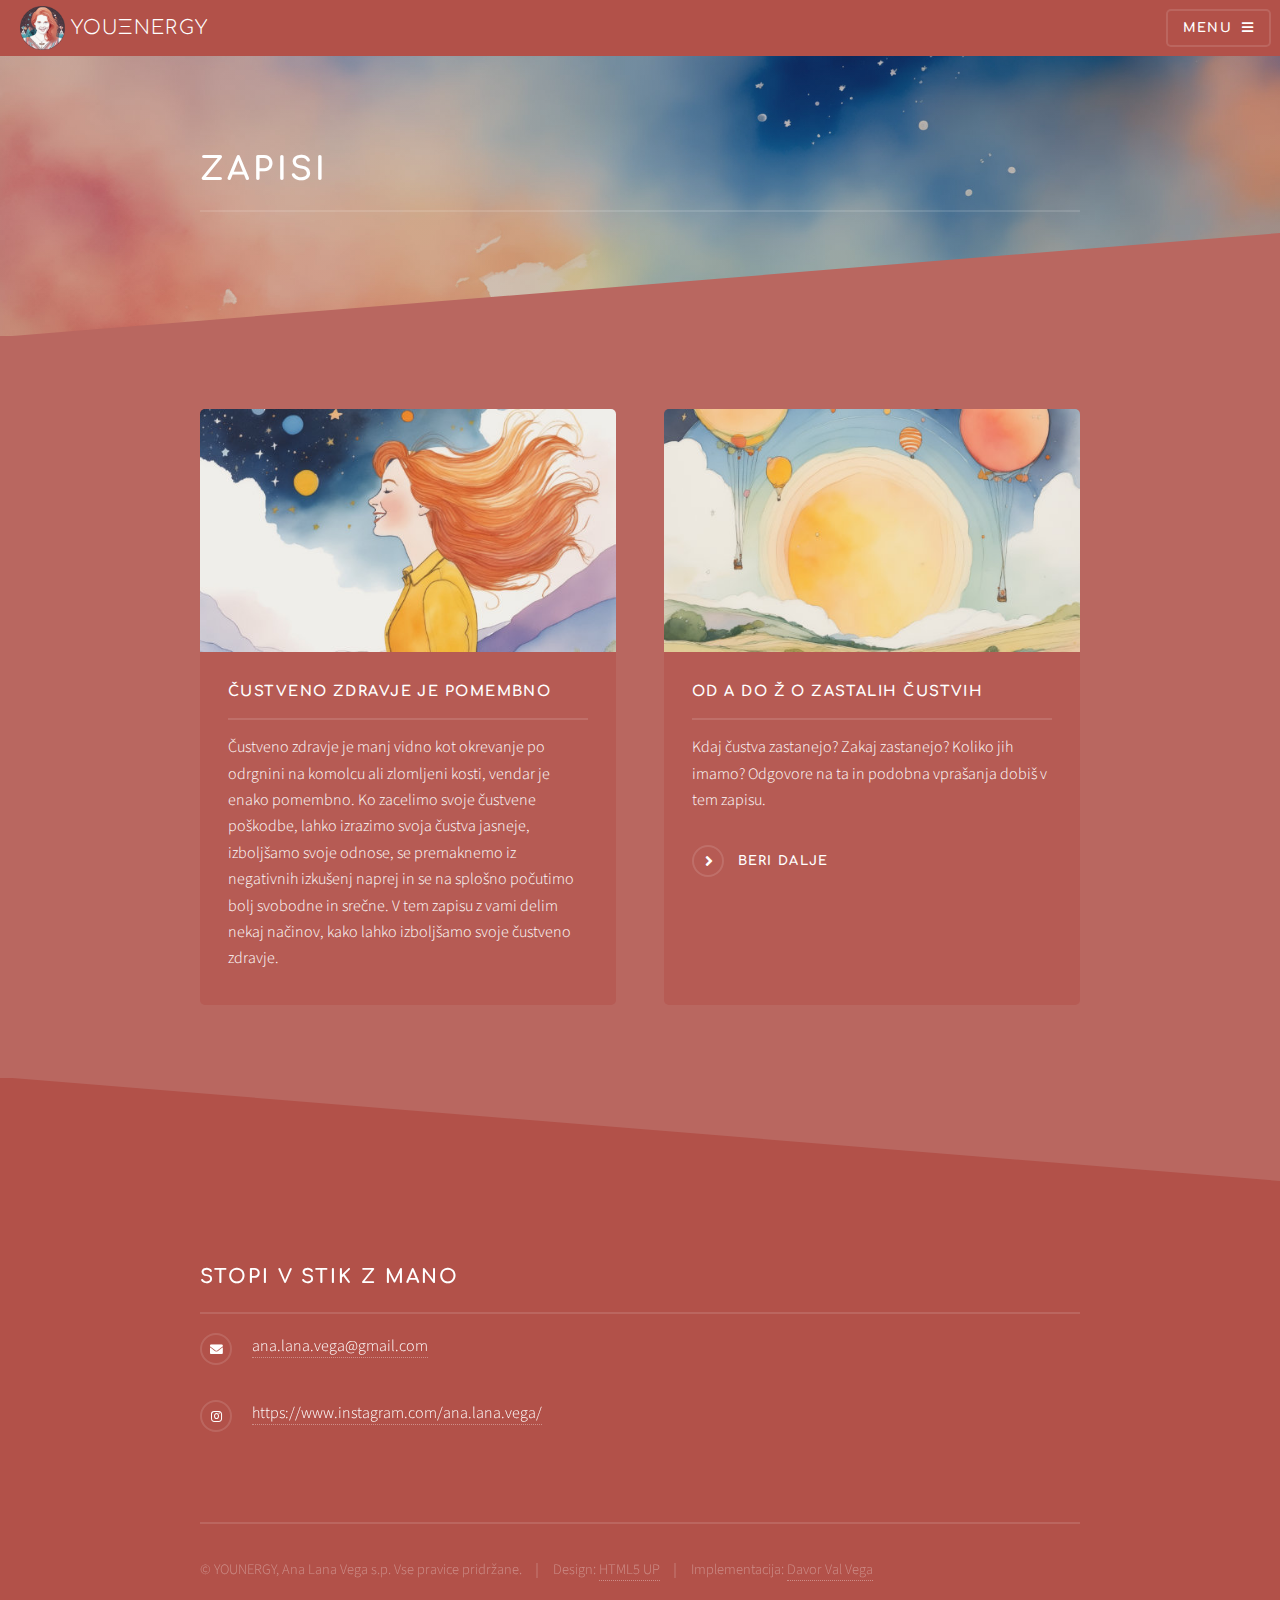
<file: blog.html>
<!DOCTYPE HTML>
<!--
	Solid State by HTML5 UP
	html5up.net | @ajlkn
	Free for personal and commercial use under the CCA 3.0 license (html5up.net/license)
-->
<html lang="sl">
	<head>
		<title>Ana Lana Vega - Zapisi</title>
		<meta charset="utf-8" />
		<meta name="viewport" content="width=device-width, initial-scale=1, user-scalable=no" />
		<link rel="icon" type="image/x-icon" href="images/favicon.ico">
		<link rel="stylesheet" href="assets/css/main.css" />
		<noscript><link rel="stylesheet" href="assets/css/noscript.css" /></noscript>
	</head>
		<!-- Google tag (gtag.js) -->
		<script async src="https://www.googletagmanager.com/gtag/js?id=G-9BHQQSWB5S"></script>
		<script>
		window.dataLayer = window.dataLayer || [];
		function gtag(){dataLayer.push(arguments);}
		gtag('js', new Date());
	
		gtag('config', 'G-9BHQQSWB5S');
		</script>
	<body class="is-preload">
		<div class="section2">
			<div class="bgg-wrap">
				<div class="bgg"></div>
			</div>

		<!-- Page Wrapper -->
			<div id="page-wrapper">

				<header id="header">
					<h1 style="display: inline-flex; align-items: center;">
						<a href="index.html" style="display: inline-flex;align-items: center;">
							<img class="topLogo" src="images/logo/logo-small.png" alt="" />
							<div class="topLogoTxt">YOUΞNERGY</div>
						</a>
					</h1>
					<nav>
						<a href="#menu">Menu</a>
					</nav>
				</header>

			<!-- Menu -->
				<nav id="menu">
					<div class="inner">
						<h2>Menu</h2>
						<ul class="links">
							<li><a href="index.html">Domov</a></li>
							<li><a href="emotion-code.html">Emotion Code</a></li>
							<li><a href="heart-wall.html">Heart-Wall</a></li>
							<li><a href="body-code.html">Body Code</a></li>
							<li><a href="dodatna-podpora.html">Dodatna podpora</a></li>
							<li><a href="blog.html">Zapisi</a></li>
							<li><a href="mnenja-strank.html">Mnenja strank</a></li>
						</ul>
						<a href="#" class="close">Close</a>
					</div>
				</nav>

				
				<!-- Wrapper -->
					<section id="wrapper">
						<header>
							<div class="inner">
								<h2>Zapisi</h2>
							</header>

							<section id="four" class="wrapper style3">
								<div class="inner">
									<section class="features">
										<article class="softArticle">
											<div class="image noSelect"><img src="images/blog/mental-health-head.jpg" alt=""></div>
											<h3 class="major">Čustveno zdravje je pomembno</h3>
											<p>Čustveno zdravje je manj vidno kot okrevanje po odrgnini na komolcu ali zlomljeni kosti, vendar je enako pomembno. Ko zacelimo svoje čustvene poškodbe, lahko izrazimo svoja čustva jasneje, izboljšamo svoje odnose, se premaknemo iz negativnih izkušenj naprej in se na splošno počutimo bolj svobodne in srečne. V tem zapisu z vami delim nekaj načinov, kako lahko izboljšamo svoje čustveno zdravje.</p>
											<!--<a href="#" class="special">Beri dalje</a>-->
										</article>
										<article class="softArticle">
											<div class="image noSelect"><img src="images/blog/stalled-emotions-head.jpg" alt=""></div>
											<h3 class="major">Od A do Ž o zastalih čustvih</h3>
											<p>Kdaj čustva zastanejo? Zakaj zastanejo? Koliko jih imamo? Odgovore na ta in podobna vprašanja dobiš v tem zapisu.</p>
											<a href="blog-o-zastalih-custvih.html" class="special">Beri dalje</a>
										</article>
									</section>
								</div>
							</section>

					</section>
				</section>
				<!-- Footer -->
				<section id="footer">
					<div class="inner">
						<h2 class="major">Stopi v stik z mano</h2>
						<ul class="contact">
							</li>
							<li class="icon solid fa-envelope"><a href="mailto:ana.lana.vega@gmail.com">ana.lana.vega@gmail.com</a></li>
							<li class="icon brands fa-instagram"><a href="https://www.instagram.com/ana.lana.vega">https://www.instagram.com/ana.lana.vega/</a></li>
						</ul>
						<ul class="copyright">
							<li>&copy; YOUNERGY, Ana Lana Vega s.p. Vse pravice pridržane.</li><li>Design: <a href="http://html5up.net" target="_blank">HTML5 UP</a></li><li>Implementacija: <a href="https://www.linkedin.com/in/vega10/" target="_blank">Davor Val Vega</a></li>
						</ul>
					</div>
				</section>

			</div>
		</div>
		<!-- Scripts -->
			<script src="assets/js/jquery.min.js"></script>
			<script src="assets/js/jquery.scrollex.min.js"></script>
			<script src="assets/js/browser.min.js"></script>
			<script src="assets/js/breakpoints.min.js"></script>
			<script src="assets/js/util.js"></script>
			<script src="assets/js/main.js"></script>

	</body>
</html>
</file>
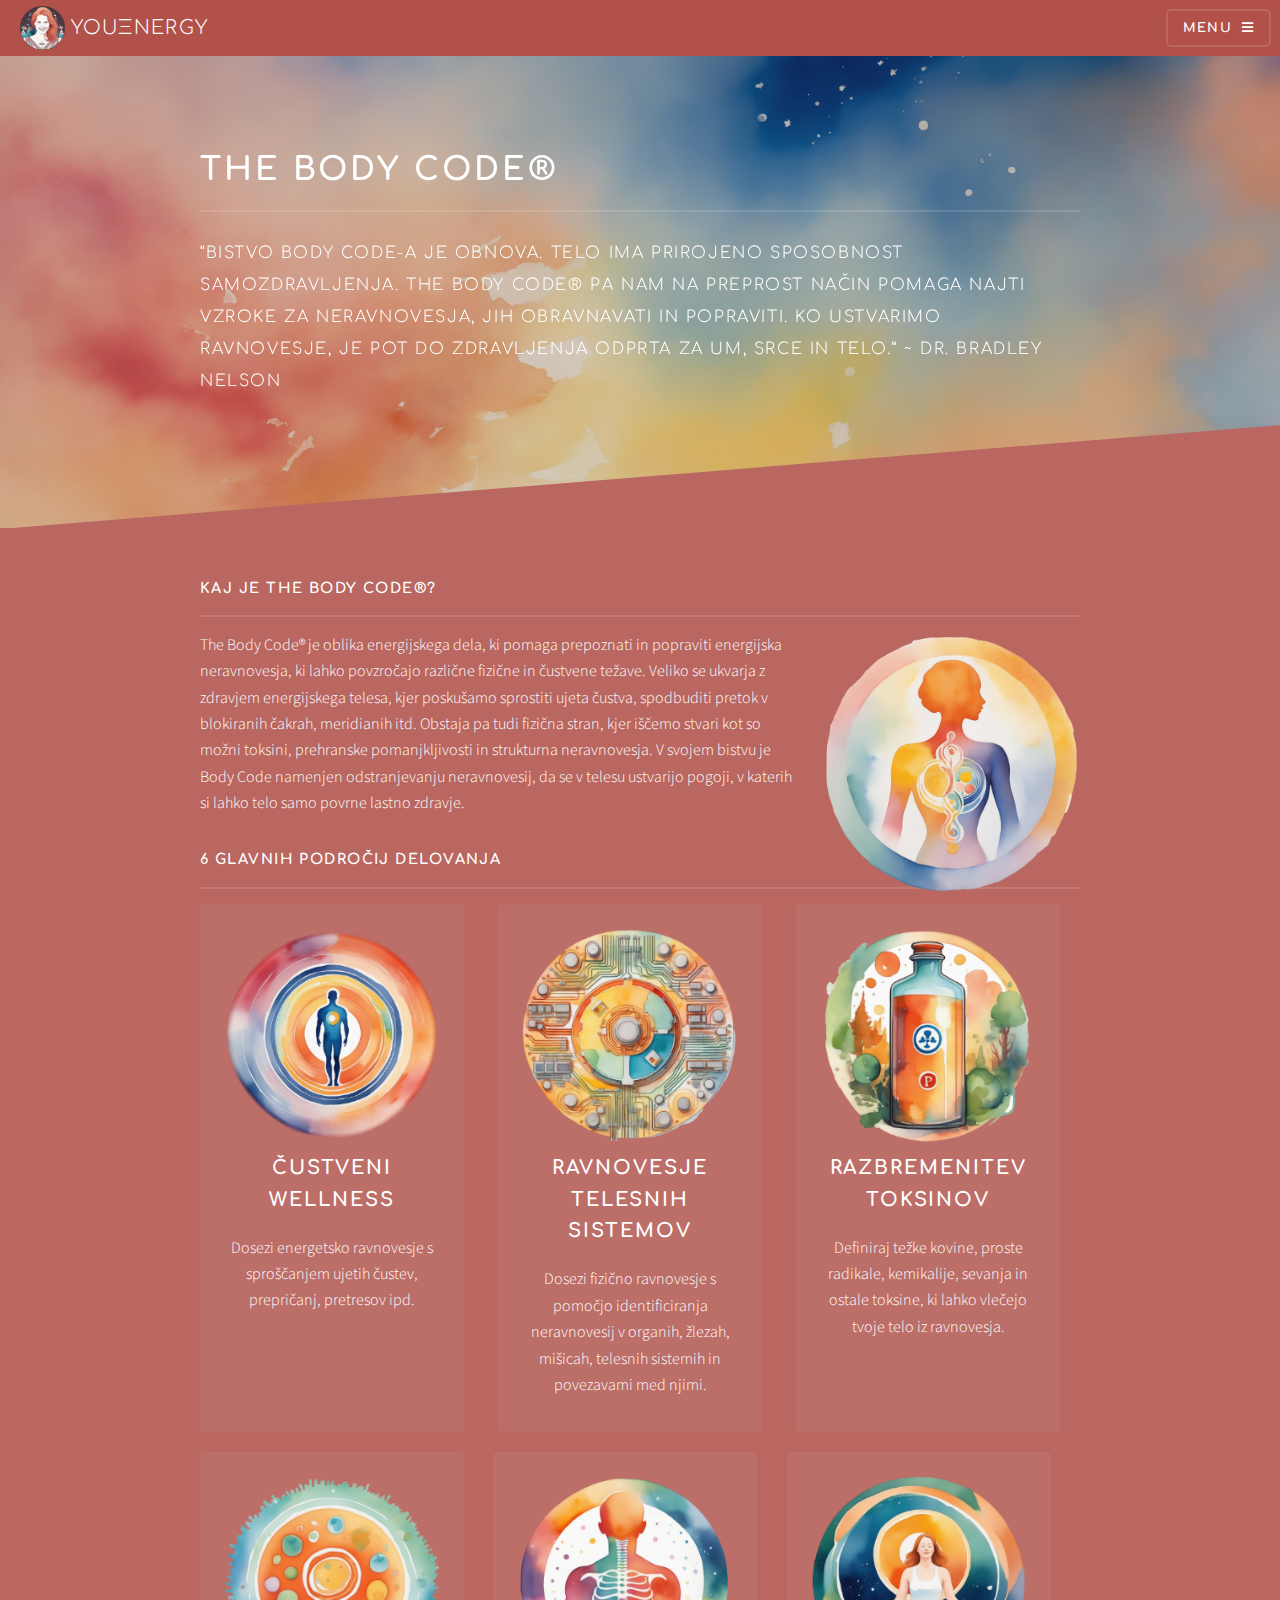
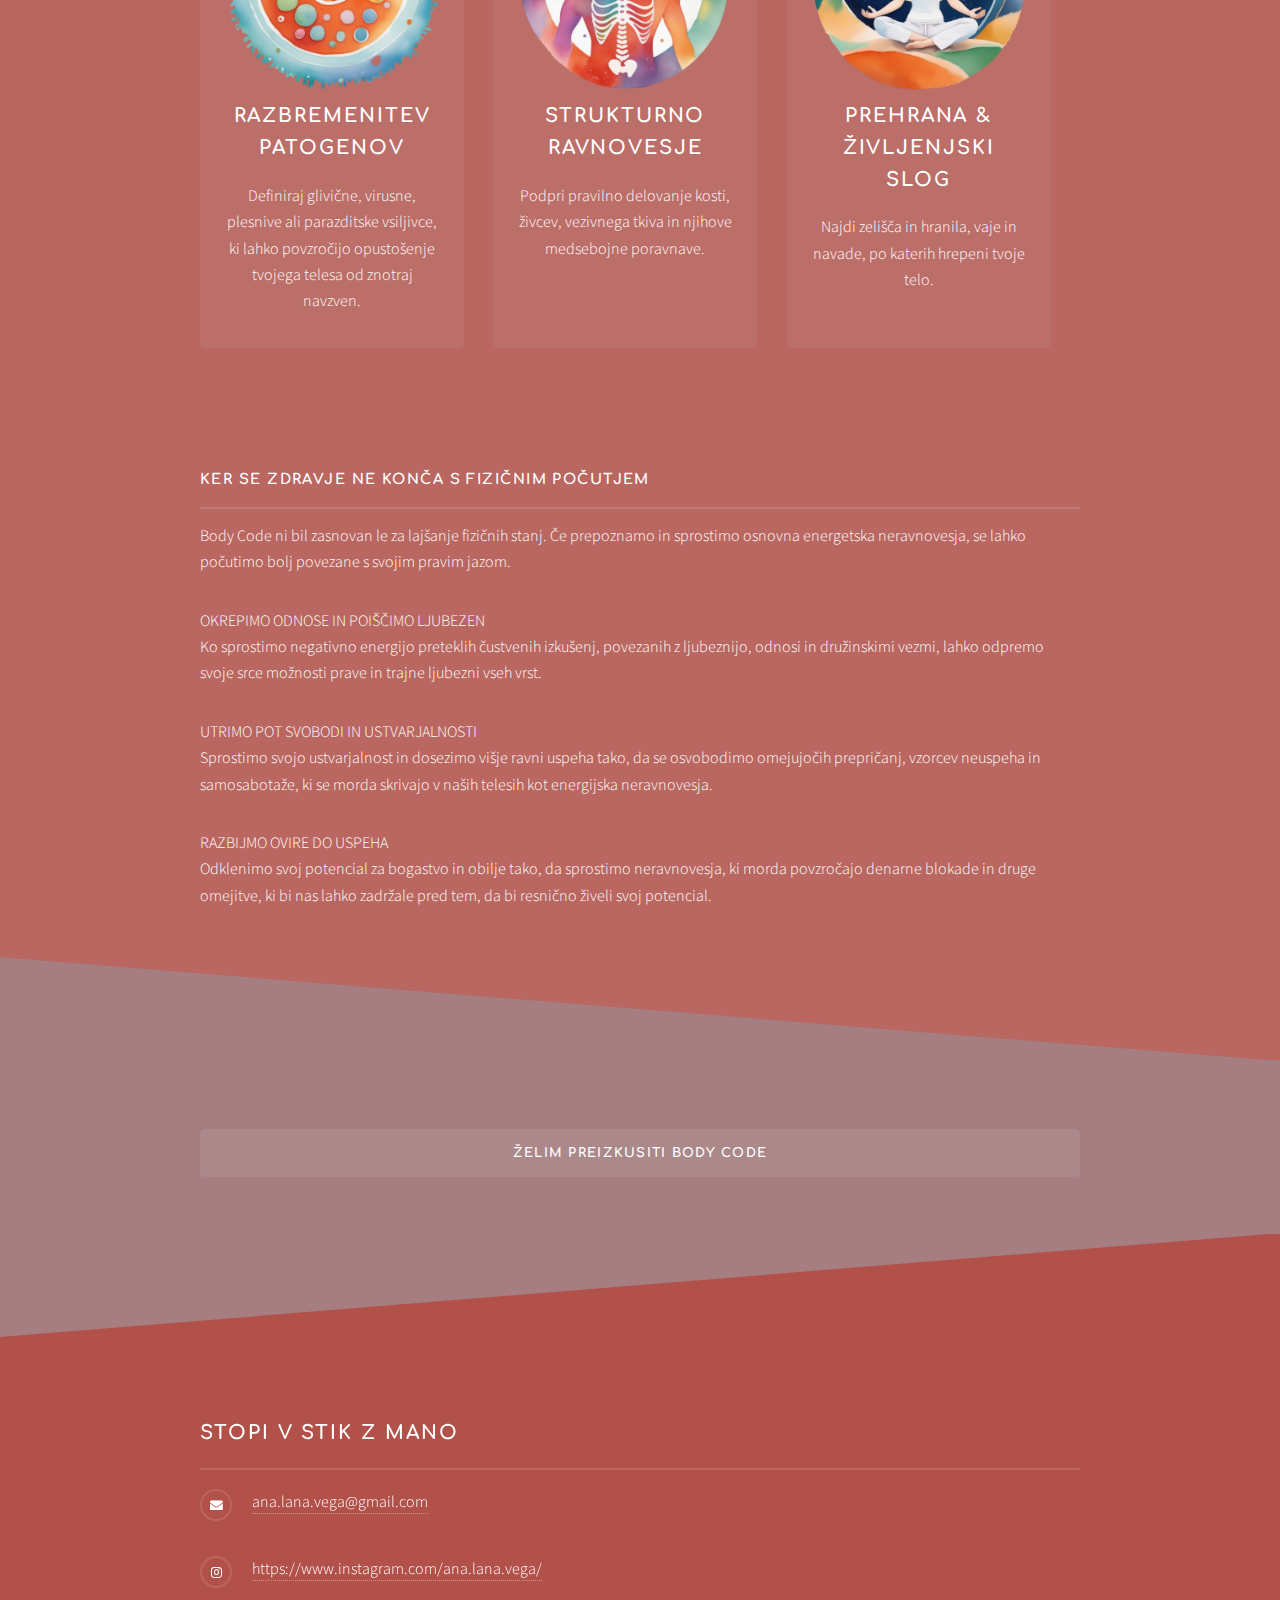
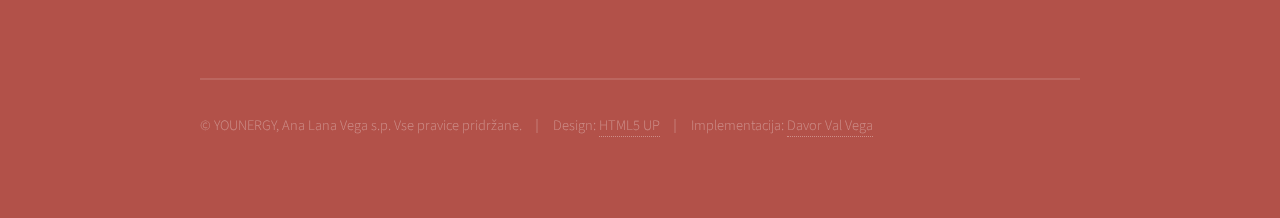
<file: body-code.html>
<!DOCTYPE HTML>
<!--
	Solid State by HTML5 UP
	html5up.net | @ajlkn
	Free for personal and commercial use under the CCA 3.0 license (html5up.net/license)
-->
<html lang="sl">
	<head>
		<title>Ana Lana Vega - Body Code</title>
		<meta charset="utf-8" />
		<meta name="viewport" content="width=device-width, initial-scale=1, user-scalable=no" />
		<link rel="icon" type="image/x-icon" href="images/favicon.ico">
		<link rel="stylesheet" href="assets/css/main.css" />
		<noscript><link rel="stylesheet" href="assets/css/noscript.css" /></noscript>
	</head>
		<!-- Google tag (gtag.js) -->
		<script async src="https://www.googletagmanager.com/gtag/js?id=G-9BHQQSWB5S"></script>
		<script>
		window.dataLayer = window.dataLayer || [];
		function gtag(){dataLayer.push(arguments);}
		gtag('js', new Date());
	
		gtag('config', 'G-9BHQQSWB5S');
		</script>
	<body class="is-preload">
		<div class="section2">
			<div class="bgg-wrap">
				<div class="bgg"></div>
			</div>

		<!-- Page Wrapper -->
			<div id="page-wrapper">

				<header id="header">
					<h1 style="display: inline-flex; align-items: center;">
						<a href="index.html" style="display: inline-flex;align-items: center;">
							<img class="topLogo" src="images/logo/logo-small.png" alt="" />
							<div class="topLogoTxt">YOUΞNERGY</div>
						</a>
					</h1>
					<nav>
						<a href="#menu">Menu</a>
					</nav>
				</header>

			<!-- Menu -->
				<nav id="menu">
					<div class="inner">
						<h2>Menu</h2>
						<ul class="links">
							<li><a href="index.html">Domov</a></li>
							<li><a href="emotion-code.html">Emotion Code</a></li>
							<li><a href="heart-wall.html">Heart-Wall</a></li>
							<li><a href="body-code.html">Body Code</a></li>
							<li><a href="dodatna-podpora.html">Dodatna podpora</a></li>
							<li><a href="blog.html">Zapisi</a></li>
							<li><a href="mnenja-strank.html">Mnenja strank</a></li>
						</ul>
						<a href="#" class="close">Close</a>
					</div>
				</nav>

				<!-- Wrapper -->
					<section id="wrapper">
						<header>
							<div class="inner">
								<h2>The Body Code®</h2>
								<p>“Bistvo Body Code-a je obnova. Telo ima prirojeno sposobnost samozdravljenja. The Body Code® pa nam na preprost način pomaga najti vzroke za neravnovesja, jih obravnavati in popraviti. Ko ustvarimo ravnovesje, je pot do zdravljenja odprta za um, srce in telo.”
									~ Dr. Bradley Nelson</p>
							</div>
						</header>

						<!-- Content -->
							<div class="wrapper style3">
								<div class="inner">

									<h3 class="major">KAJ JE THE BODY CODE®?</h3>
									<span class="image right"><img src="images/TBC.png" alt=""></span><p>The Body Code® je oblika energijskega dela, ki pomaga prepoznati in popraviti energijska neravnovesja, ki lahko povzročajo različne fizične in čustvene težave. Veliko se ukvarja z zdravjem energijskega telesa, kjer poskušamo sprostiti ujeta čustva, spodbuditi pretok v blokiranih čakrah, meridianih itd. Obstaja pa tudi fizična stran, kjer iščemo stvari kot so možni toksini, prehranske pomanjkljivosti in strukturna neravnovesja. V svojem bistvu je Body Code namenjen odstranjevanju neravnovesij, da se v telesu ustvarijo pogoji, v katerih si lahko telo samo povrne lastno zdravje.</p>
									
									<h3 class="major">6 GLAVNIH PODROČIJ DELOVANJA</h3>
									
									<!-- <p>GRAFIKA</p>	 -->
									<!-- <a href="#" class="image"><img src="images/6benefits.png" alt="" /></a> -->

									<div class="rowX">
										<div class="columnX obroba">
										  <div href="#" class="" style="max-width: 100%; text-align: center;"><img style="max-width: 100%" src="images/emotional-welness.png" alt="" /></div>	
										  <h2 style="text-align: center;">Čustveni wellness</h2>
										  <p style="text-align: center;">Dosezi energetsko ravnovesje s sproščanjem ujetih čustev, prepričanj, pretresov ipd.</p>
										</div>
										<div class="columnX obroba">
											<div href="#" class="" style="max-width: 100%; text-align: center;"><img style="max-width: 100%" src="images/body-system-balance.png" alt="" /></div>	
											<h2 style="text-align: center;">Ravnovesje telesnih sistemov</h2>
											<p style="text-align: center;">Dosezi fizično ravnovesje s pomočjo identificiranja neravnovesij v organih, žlezah, mišicah, telesnih sistemih in povezavami med njimi.</p>
										  </div>
										  <div class="columnX obroba">
											<div href="#" class="" style="max-width: 100%; text-align: center;"><img style="max-width: 100%" src="images/toxin-res.png" alt="" /></div>	
											<h2 style="text-align: center;">Razbremenitev toksinov</h2>
											<p style="text-align: center;">Definiraj težke kovine, proste radikale, kemikalije, sevanja in ostale toksine, ki lahko vlečejo tvoje telo iz ravnovesja.</p>
										  </div>
										  <div class="columnX obroba">
											<div href="#" class="" style="max-width: 100%; text-align: center;"><img style="max-width: 100%" src="images/bacteria.png" alt="" /></div>	
											<h2 style="text-align: center;">Razbremenitev patogenov</h2>
											<p style="text-align: center;">Definiraj glivične, virusne, plesnive ali parazditske vsiljivce, ki lahko povzročijo opustošenje tvojega telesa od znotraj navzven.</p>
										  </div>
										  <div class="columnX obroba">
											<div href="#" class="" style="max-width: 100%; text-align: center;"><img style="max-width: 100%" src="images/structural-balance.png" alt="" /></div>	
											<h2 style="text-align: center;">Strukturno ravnovesje</h2>
											<p style="text-align: center;">Podpri pravilno delovanje kosti, živcev, vezivnega tkiva in njihove medsebojne poravnave.</p>
										  </div>
										  <div class="columnX obroba">
											<div href="#" class="" style="max-width: 100%; text-align: center;"><img style="max-width: 100%" src="images/nutrition-lifestyle.png" alt="" /></div>	
											<h2 style="text-align: center;">Prehrana & življenjski slog</h2>
											<p style="text-align: center;">Najdi zelišča in hranila, vaje in navade, po katerih hrepeni tvoje telo.</p>
										  </div>
										
										
										</div>

									<!-- <section class="row features gtr-uniform">
										<article class="col-3">
											<a href="#" class="image"><img src="images/pic04.jpg" alt="" /></a>
											<h3 class="major">Sed feugiat lorem</h3>
											<p>Lorem ipsum dolor sit amet, consectetur adipiscing vehicula id nulla dignissim dapibus ultrices.</p>
											<a href="#" class="special">Learn more</a>
										</article>
										<article class="col-3">
											<a href="#" class="image"><img src="images/pic05.jpg" alt="" /></a>
											<h3 class="major">Nisl placerat</h3>
											<p>Lorem ipsum dolor sit amet, consectetur adipiscing vehicula id nulla dignissim dapibus ultrices.</p>
											<a href="#" class="special">Learn more</a>
										</article>
										<article class="col-3">
											<a href="#" class="image"><img src="images/pic05.jpg" alt="" /></a>
											<h3 class="major">Nisl placerat</h3>
											<p>Lorem ipsum dolor sit amet, consectetur adipiscing vehicula id nulla dignissim dapibus ultrices.</p>
											<a href="#" class="special">Learn more</a>
										</article>
									</section>

									<section>
										<h3 class="major">Image</h3>
										<h4>Fit</h4>
										<div class="box alt">
											<div class="row gtr-uniform">
												<div class="col-4">
													<span class="image fit">
														<img src="images/pic05.jpg" alt="" />
														<div class="features">
															<article>
																<h3>KAJ JE THE BODY CODE®?</h3>
																<p>The Body Code® je oblika energijskega dela, ki pomaga prepoznati </p>
															</article>
														</div>	
													</span>
												</div>
												<div class="col-4"><span class="image fit"><img src="images/pic06.jpg" alt="" /></span></div>
												<div class="col-4"><span class="image fit"><img src="images/pic07.jpg" alt="" /></span></div>
												<div class="col-4"><span class="image fit"><img src="images/pic07.jpg" alt="" /></span></div>
												<div class="col-4"><span class="image fit"><img src="images/pic05.jpg" alt="" /></span></div>
												<div class="col-4"><span class="image fit"><img src="images/pic06.jpg" alt="" /></span></div>
											</div>
										</div>
										<h4>Left &amp; Right</h4>
										<p><span class="image left"><img src="images/pic01.jpg" alt="" /></span>Morbi mattis mi consectetur tortor elementum, varius pellentesque velit convallis. Aenean tincidunt lectus auctor mauris maximus, ac scelerisque ipsum tempor. Duis vulputate ex et ex tincidunt, quis lacinia velit aliquet. Duis non efficitur nisi, id malesuada justo. Maecenas sagittis felis ac sagittis semper. Curabitur purus leo, tempus sed finibus eget, fringilla quis risus. Maecenas et lorem quis sem varius sagittis et a est. Maecenas iaculis iaculis sem. Donec vel dolor at arcu tincidunt bibendum. Interdum et malesuada fames ac ante ipsum primis in faucibus. Fusce ut aliquet justo. Donec id neque ipsum. Integer eget ultricies odio. Nam vel ex a orci fringilla tincidunt. Aliquam eleifend ligula non velit accumsan cursus. Etiam ut gravida sapien. Morbi mattis mi consectetur tortor elementum, varius pellentesque velit convallis. Aenean tincidunt lectus auctor mauris maximus, ac scelerisque ipsum tempor. Duis vulputate ex et ex tincidunt, quis lacinia velit aliquet. Duis non efficitur nisi, id malesuada justo. Maecenas sagittis felis ac sagittis semper. Curabitur purus leo, tempus sed finibus eget, fringilla quis risus. Maecenas et lorem quis sem varius sagittis et a est. Maecenas iaculis iaculis sem. Donec vel dolor at arcu tincidunt bibendum. Interdum et malesuada fames ac ante ipsum primis in faucibus. Fusce ut aliquet justo. Donec id neque ipsum. Integer eget ultricies odio. Nam vel ex a orci fringilla tincidunt. Aliquam eleifend ligula non velit accumsan cursus. Etiam ut gravida sapien.</p>
										<p><span class="image right"><img src="images/pic02.jpg" alt="" /></span>Vestibulum ultrices risus velit, sit amet blandit massa auctor sit amet. Sed eu lectus sem. Phasellus in odio at ipsum porttitor mollis id vel diam. Praesent sit amet posuere risus, eu faucibus lectus. Vivamus ex ligula, tempus pulvinar ipsum in, auctor porta quam. Proin nec dui cursus, posuere dui eget interdum. Fusce lectus magna, sagittis at facilisis vitae, pellentesque at etiam. Quisque posuere leo quis sem commodo, vel scelerisque nisi scelerisque. Suspendisse id quam vel tortor tincidunt suscipit. Nullam auctor orci eu dolor consectetur, interdum ullamcorper ante tincidunt. Mauris felis nec felis elementum varius. Nam sapien ante, varius in pulvinar vitae, rhoncus id massa. Donec varius ex in mauris ornare, eget euismod urna egestas. Etiam lacinia tempor ipsum, sodales porttitor justo. Aliquam dolor quam, semper in tortor eu, volutpat efficitur quam. Fusce nec fermentum nisl. Aenean erat diam, tempus aliquet erat. Etiam iaculis nulla ipsum, et pharetra libero rhoncus ut. Phasellus rutrum cursus velit, eget condimentum nunc blandit vel. In at pulvinar lectus. Morbi diam ante, vulputate et imperdiet eget, fermentum non dolor. Ut eleifend sagittis tincidunt. Sed viverra commodo mi, ac rhoncus justo. Duis neque ligula, elementum ut enim vel, posuere finibus justo. Vivamus facilisis maximus nibh quis pulvinar. Quisque hendrerit in ipsum id tellus facilisis fermentum. Proin mauris dui.</p>
									</section> -->


									<h3 class="major">KER SE ZDRAVJE NE KONČA S FIZIČNIM POČUTJEM</h3>
									<p>Body Code ni bil zasnovan le za lajšanje fizičnih stanj. Če prepoznamo in sprostimo osnovna energetska neravnovesja, se lahko počutimo bolj povezane s svojim pravim jazom.</p>
									<div>OKREPIMO ODNOSE IN POIŠČIMO LJUBEZEN</div>
									<p>Ko sprostimo negativno energijo preteklih čustvenih izkušenj, povezanih z ljubeznijo, odnosi in družinskimi vezmi, lahko odpremo svoje srce možnosti prave in trajne ljubezni vseh vrst.</p>
									<div>UTRIMO POT SVOBODI IN USTVARJALNOSTI</div>
									<p>Sprostimo svojo ustvarjalnost in dosezimo višje ravni uspeha tako, da se osvobodimo omejujočih prepričanj, vzorcev neuspeha in samosabotaže, ki se morda skrivajo v naših telesih kot energijska neravnovesja.</p>
									<div>RAZBIJMO OVIRE DO USPEHA</div>
									<p>Odklenimo svoj potencial za bogastvo in obilje tako, da sprostimo neravnovesja, ki morda povzročajo denarne blokade in druge omejitve, ki bi nas lahko zadržale pred tem, da bi resnično živeli svoj potencial.</p>

								</div>
							</div>

					</section>
				<!-- Two -->
					<section id="two" class="wrapper alt spotlight style2">
						<div class="inner">
							<div class="content">
								<div style="padding-top: 20px;"></div>
								<a href="mailto:ana.lana.vega@gmail.com" class="button primary fit">Želim preizkusiti Body Code</a>
								<div style="padding-top: 40px;"></div>
							</div>
						</div>
					</section>		
				<!-- Footer -->
				<section id="footer">
					<div class="inner">
						<h2 class="major">Stopi v stik z mano</h2>
						<ul class="contact">
							</li>
							<li class="icon solid fa-envelope"><a href="mailto:ana.lana.vega@gmail.com">ana.lana.vega@gmail.com</a></li>
							<li class="icon brands fa-instagram"><a href="https://www.instagram.com/ana.lana.vega">https://www.instagram.com/ana.lana.vega/</a></li>
						</ul>
						<ul class="copyright">
							<li>&copy; YOUNERGY, Ana Lana Vega s.p. Vse pravice pridržane.</li><li>Design: <a href="http://html5up.net" target="_blank">HTML5 UP</a></li><li>Implementacija: <a href="https://www.linkedin.com/in/vega10/" target="_blank">Davor Val Vega</a></li>
						</ul>
					</div>
				</section>

			</div>
		</div>
		<!-- Scripts -->
			<script src="assets/js/jquery.min.js"></script>
			<script src="assets/js/jquery.scrollex.min.js"></script>
			<script src="assets/js/browser.min.js"></script>
			<script src="assets/js/breakpoints.min.js"></script>
			<script src="assets/js/util.js"></script>
			<script src="assets/js/main.js"></script>

	</body>
</html>
</file>
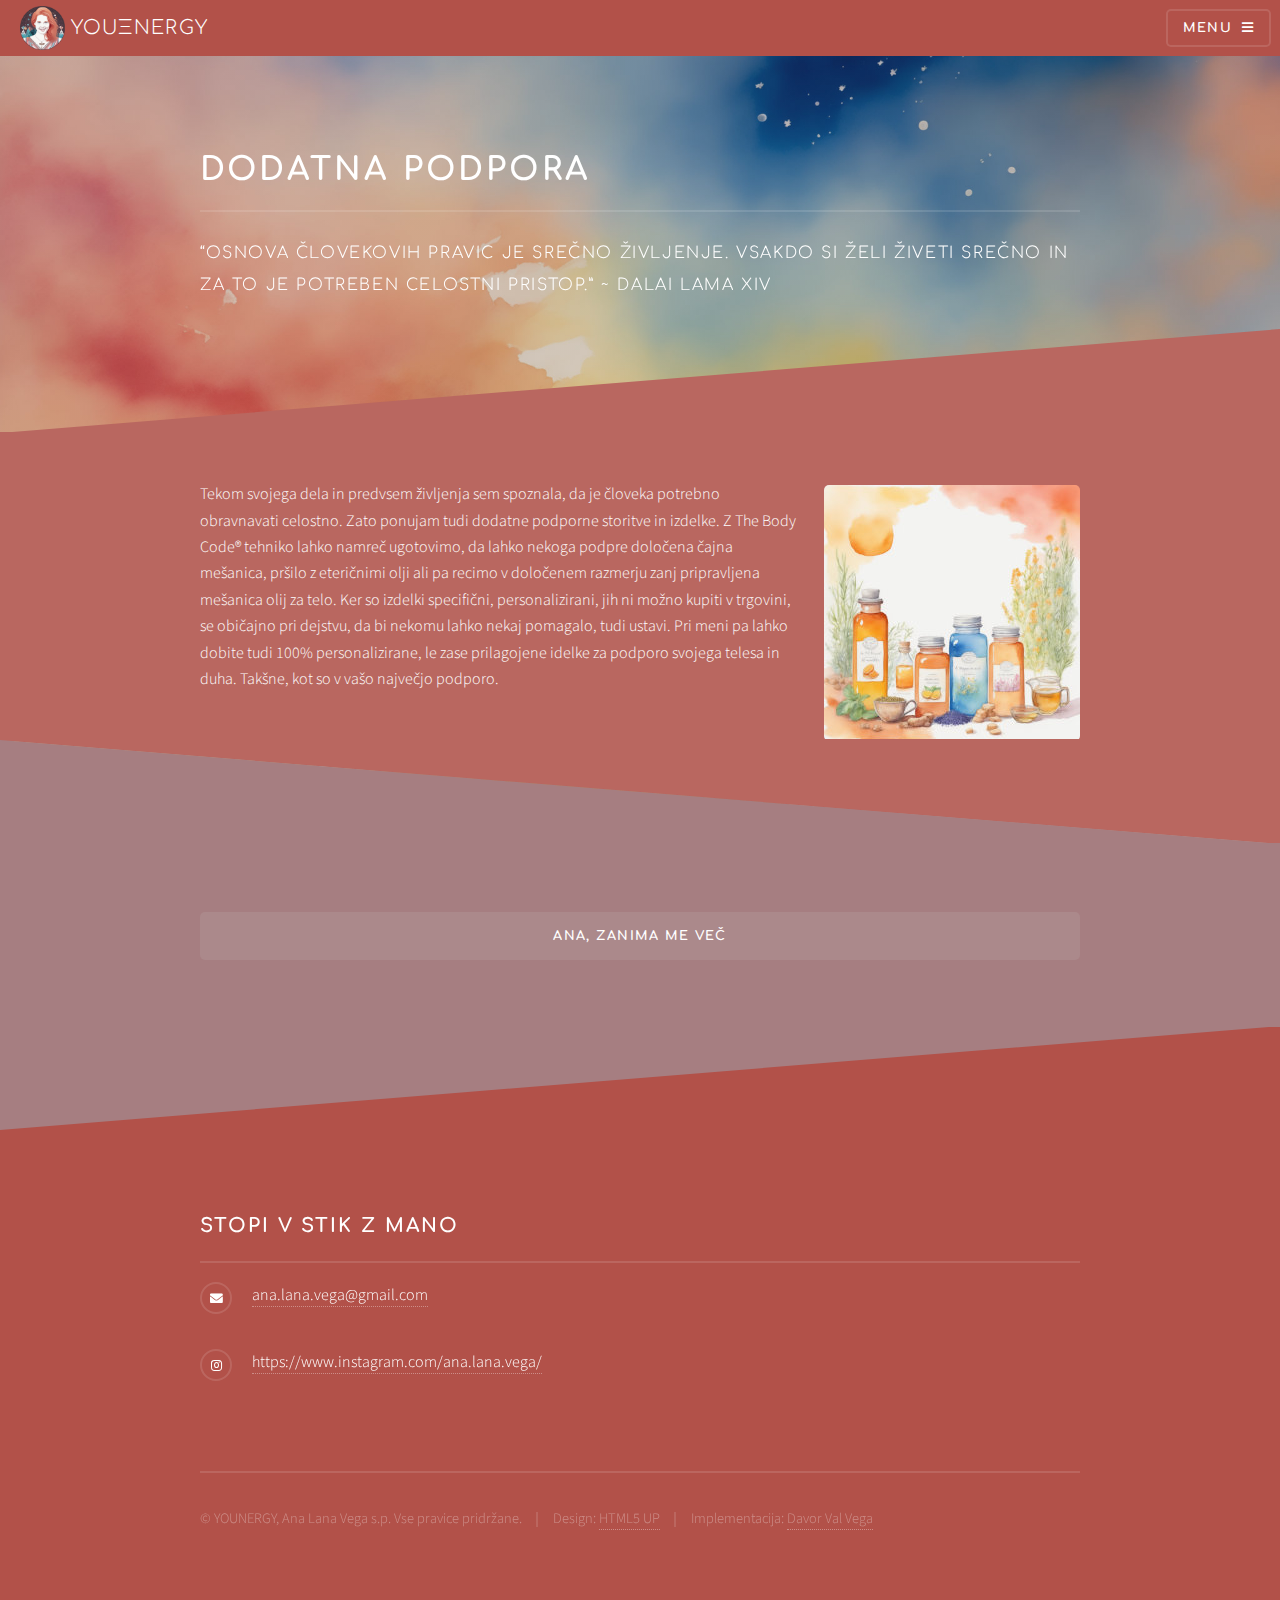
<file: dodatna-podpora.html>
<!DOCTYPE HTML>
<!--
	Solid State by HTML5 UP
	html5up.net | @ajlkn
	Free for personal and commercial use under the CCA 3.0 license (html5up.net/license)
-->
<html lang="sl">
	<head>
		<title>Ana Lana Vega - Dodatna podpora</title>
		<meta charset="utf-8" />
		<meta name="viewport" content="width=device-width, initial-scale=1, user-scalable=no" />
		<link rel="icon" type="image/x-icon" href="images/favicon.ico">
		<link rel="stylesheet" href="assets/css/main.css" />
		<noscript><link rel="stylesheet" href="assets/css/noscript.css" /></noscript>
	</head>
		<!-- Google tag (gtag.js) -->
		<script async src="https://www.googletagmanager.com/gtag/js?id=G-9BHQQSWB5S"></script>
		<script>
		window.dataLayer = window.dataLayer || [];
		function gtag(){dataLayer.push(arguments);}
		gtag('js', new Date());
	
		gtag('config', 'G-9BHQQSWB5S');
		</script>
	<body class="is-preload">
		<div class="section2">
			<div class="bgg-wrap">
				<div class="bgg"></div>
			</div>
		<!-- Page Wrapper -->
			<div id="page-wrapper">

				<header id="header">
					<h1 style="display: inline-flex; align-items: center;">
						<a href="index.html" style="display: inline-flex;align-items: center;">
							<img class="topLogo" src="images/logo/logo-small.png" alt="" />
							<div class="topLogoTxt">YOUΞNERGY</div>
						</a>
					</h1>
					<nav>
						<a href="#menu">Menu</a>
					</nav>
				</header>

			<!-- Menu -->
				<nav id="menu">
					<div class="inner">
						<h2>Menu</h2>
						<ul class="links">
							<li><a href="index.html">Domov</a></li>
							<li><a href="emotion-code.html">Emotion Code</a></li>
							<li><a href="heart-wall.html">Heart-Wall</a></li>
							<li><a href="body-code.html">Body Code</a></li>
							<li><a href="dodatna-podpora.html">Dodatna podpora</a></li>
							<li><a href="blog.html">Zapisi</a></li>
							<li><a href="mnenja-strank.html">Mnenja strank</a></li>
						</ul>
						<a href="#" class="close">Close</a>
					</div>
				</nav>

				<!-- Wrapper -->
					<section id="wrapper">
						<header>
							<div class="inner">
								<h2>Dodatna podpora</h2>
								<p>“Osnova človekovih pravic je srečno življenje. Vsakdo si želi živeti srečno in za to je potreben celostni pristop.”
									~ Dalai Lama XIV</p>
							</div>
						</header>

						<!-- Content -->
							<div class="wrapper style3">
								<div class="inner">

									<span class="image right"><img src="images/additional.jpg" alt=""></span><p> Tekom svojega dela in predvsem življenja sem spoznala, da je človeka potrebno obravnavati celostno. Zato ponujam tudi dodatne podporne storitve in izdelke. Z The Body Code® tehniko lahko namreč ugotovimo, da lahko nekoga podpre določena čajna mešanica, pršilo z eteričnimi olji ali pa recimo v določenem razmerju zanj pripravljena mešanica olij za telo. Ker so izdelki specifični, personalizirani, jih ni možno kupiti v trgovini, se običajno pri dejstvu, da bi nekomu lahko nekaj pomagalo, tudi ustavi. Pri meni pa lahko dobite tudi 100% personalizirane, le zase prilagojene idelke za podporo svojega telesa in duha. Takšne, kot so v vašo največjo podporo.</p>

									<!-- Zakomentiral Davor, še ni pripravljeno <h3 class="major">Gozdne ženice</h3>
									<p>Cras mattis ante fermentum, malesuada neque vitae, eleifend erat. Phasellus non pulvinar erat. Fusce tincidunt, nisl eget mattis egestas, purus ipsum consequat orci, sit amet lobortis lorem lacus in tellus. Sed ac elementum arcu. Quisque placerat auctor laoreet.</p>

									<h3 class="major">Zeliščna kadila</h3>
									<p>Cras mattis ante fermentum, malesuada neque vitae, eleifend erat. Phasellus non pulvinar erat. Fusce tincidunt, nisl eget mattis egestas, purus ipsum consequat orci, sit amet lobortis lorem lacus in tellus. Sed ac elementum arcu. Quisque placerat auctor laoreet.</p>

									<h3 class="major">Pršila za dom</h3>
									<p>Cras mattis ante fermentum, malesuada neque vitae, eleifend erat. Phasellus non pulvinar erat. Fusce tincidunt, nisl eget mattis egestas, purus ipsum consequat orci, sit amet lobortis lorem lacus in tellus. Sed ac elementum arcu. Quisque placerat auctor laoreet.</p>

									<h3 class="major">Olja za telo</h3>
									<p>Cras mattis ante fermentum, malesuada neque vitae, eleifend erat. Phasellus non pulvinar erat. Fusce tincidunt, nisl eget mattis egestas, purus ipsum consequat orci, sit amet lobortis lorem lacus in tellus. Sed ac elementum arcu. Quisque placerat auctor laoreet.</p>
									
									<h3 class="major">13. Munay Ki obred: Varuhinja maternice</h3>
									<div>"Maternica ni prostor za shranjevanje strahu in bolečine. Maternica je prostor iz katerega ustvarjamo in rojevamo življenje."</div>
									<p>Ta nežen, a močan obred je namenjen vsem, ki si želite močnejšega stika s svojo maternico. Primeren je za vse ženske v vseh stanjih. Obred maternice je zelo močan energijski prenos, ki pomaga vzpostaviti naravno ravnovesje ženskega centra ustvarjalnosti. Z njim lahko zacelimo naše maternice, maternice naših mater, sester in hčera in tako pomagamo tudi pri zdravljenju Matere Zemlje, saj se z njim ustvari mreža sester Varuhinj Maternice, ki lahko ta obred z vso skrbnostjo in ohranjanjem njegove svetosti, podeljujemo naprej.</p>
									
									<h3 class="major">Podcast</h3>
									<p>Cras mattis ante fermentum, malesuada neque vitae, eleifend erat. Phasellus non pulvinar erat. Fusce tincidunt, nisl eget mattis egestas, purus ipsum consequat orci, sit amet lobortis lorem lacus in tellus. Sed ac elementum arcu. Quisque placerat auctor laoreet.</p>

									<h3 class="major">Individualna svetovanja</h3>
									<p>Cras mattis ante fermentum, malesuada neque vitae, eleifend erat. Phasellus non pulvinar erat. Fusce tincidunt, nisl eget mattis egestas, purus ipsum consequat orci, sit amet lobortis lorem lacus in tellus. Sed ac elementum arcu. Quisque placerat auctor laoreet.</p>

									<section class="features">
										<article>
											<a href="#" class="image"><img src="images/pic04.jpg" alt="" /></a>
											<h3 class="major">Sed feugiat lorem</h3>
											<p>Lorem ipsum dolor sit amet, consectetur adipiscing vehicula id nulla dignissim dapibus ultrices.</p>
											<a href="#" class="special">Learn more</a>
										</article>
										<article>
											<a href="#" class="image"><img src="images/pic05.jpg" alt="" /></a>
											<h3 class="major">Nisl placerat</h3>
											<p>Lorem ipsum dolor sit amet, consectetur adipiscing vehicula id nulla dignissim dapibus ultrices.</p>
											<a href="#" class="special">Learn more</a>
										</article>
									</section> -->

								</div>
							</div>

					</section>
				<!-- Two -->
					<section id="two" class="wrapper alt spotlight style2">
						<div class="inner">
							<div class="content">
								<div style="padding-top: 20px;"></div>
								<a href="mailto:ana.lana.vega@gmail.com" class="button primary fit">Ana, zanima me več</a>
								<div style="padding-bottom: 50px;"></div>
							</div>
						</div>
					</section>		
				<!-- Footer -->
				<section id="footer">
					<div class="inner">
						<h2 class="major">Stopi v stik z mano</h2>
						<ul class="contact">
							</li>
							<li class="icon solid fa-envelope"><a href="mailto:ana.lana.vega@gmail.com">ana.lana.vega@gmail.com</a></li>
							<li class="icon brands fa-instagram"><a href="https://www.instagram.com/ana.lana.vega">https://www.instagram.com/ana.lana.vega/</a></li>
						</ul>
						<ul class="copyright">
							<li>&copy; YOUNERGY, Ana Lana Vega s.p. Vse pravice pridržane.</li><li>Design: <a href="http://html5up.net" target="_blank">HTML5 UP</a></li><li>Implementacija: <a href="https://www.linkedin.com/in/vega10/" target="_blank">Davor Val Vega</a></li>
						</ul>
					</div>
				</section>

			</div>
		</div>
		<!-- Scripts -->
			<script src="assets/js/jquery.min.js"></script>
			<script src="assets/js/jquery.scrollex.min.js"></script>
			<script src="assets/js/browser.min.js"></script>
			<script src="assets/js/breakpoints.min.js"></script>
			<script src="assets/js/util.js"></script>
			<script src="assets/js/main.js"></script>

	</body>
</html>
</file>
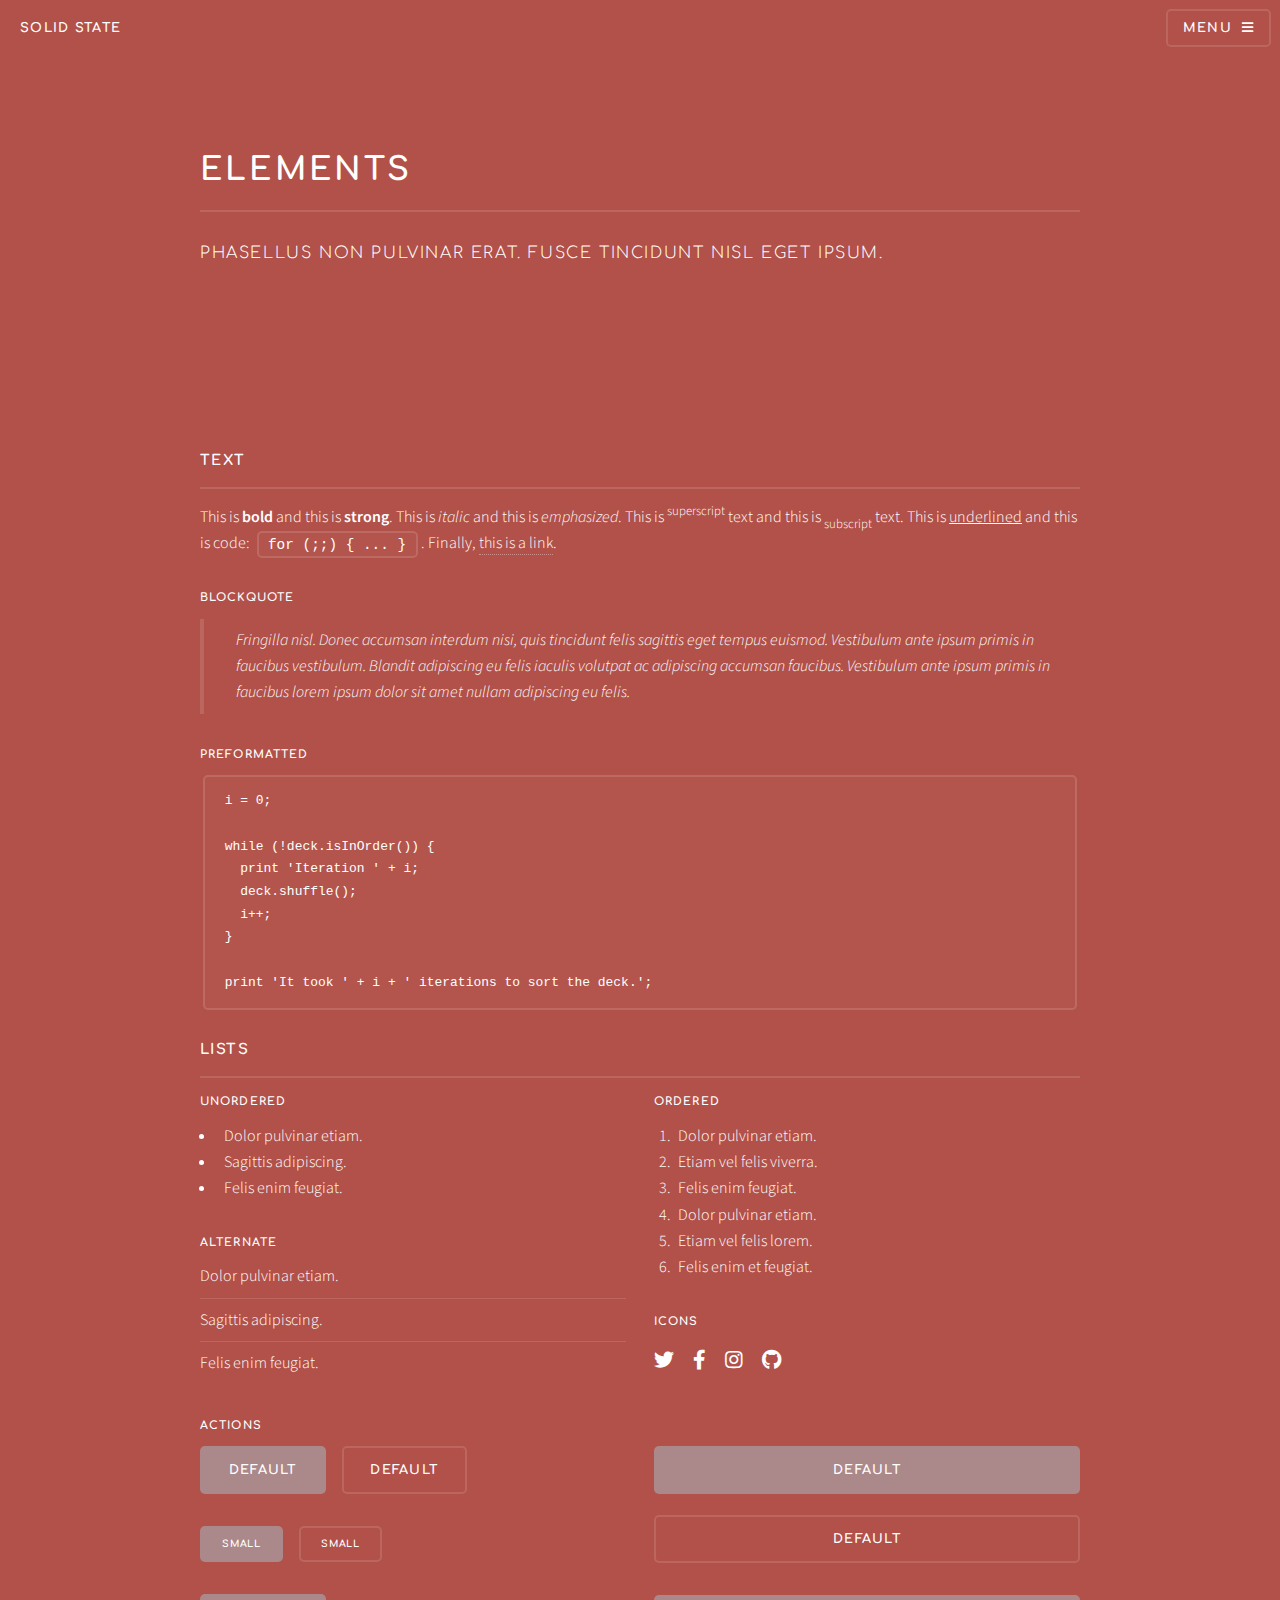
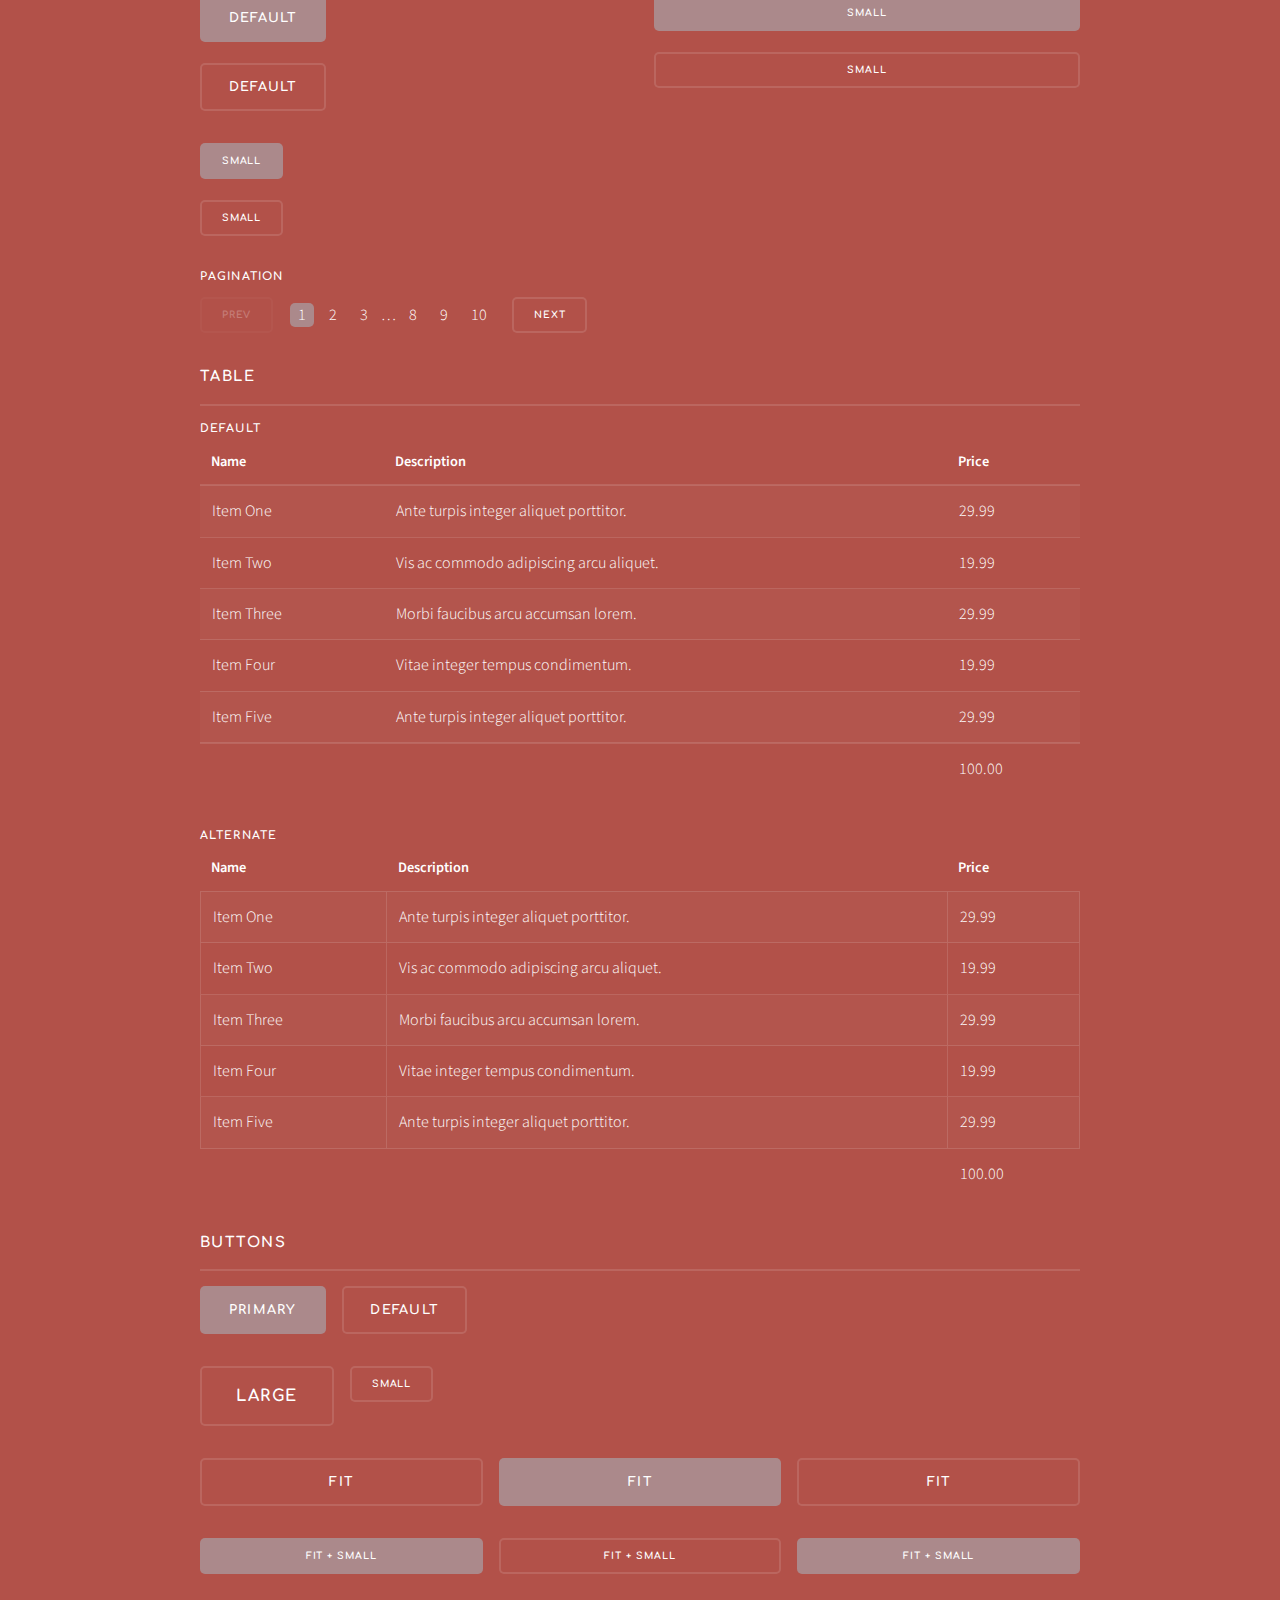
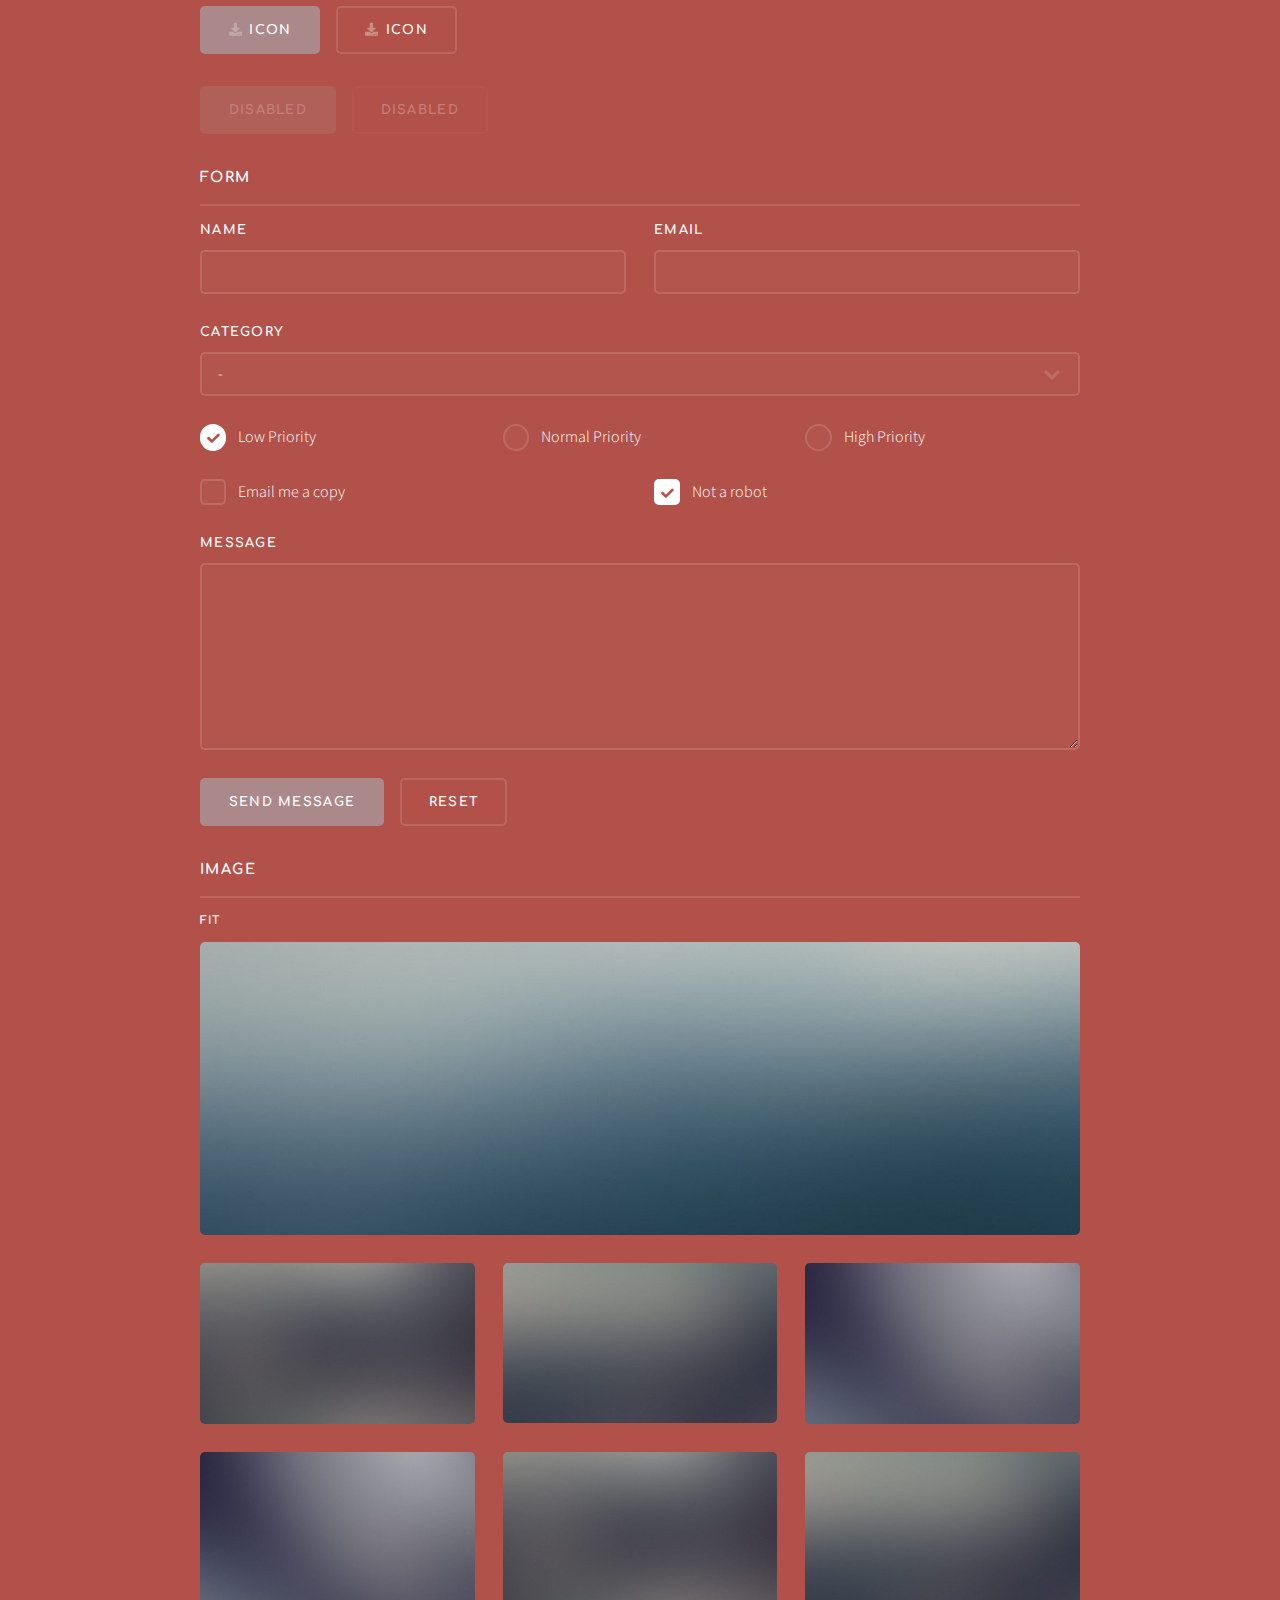
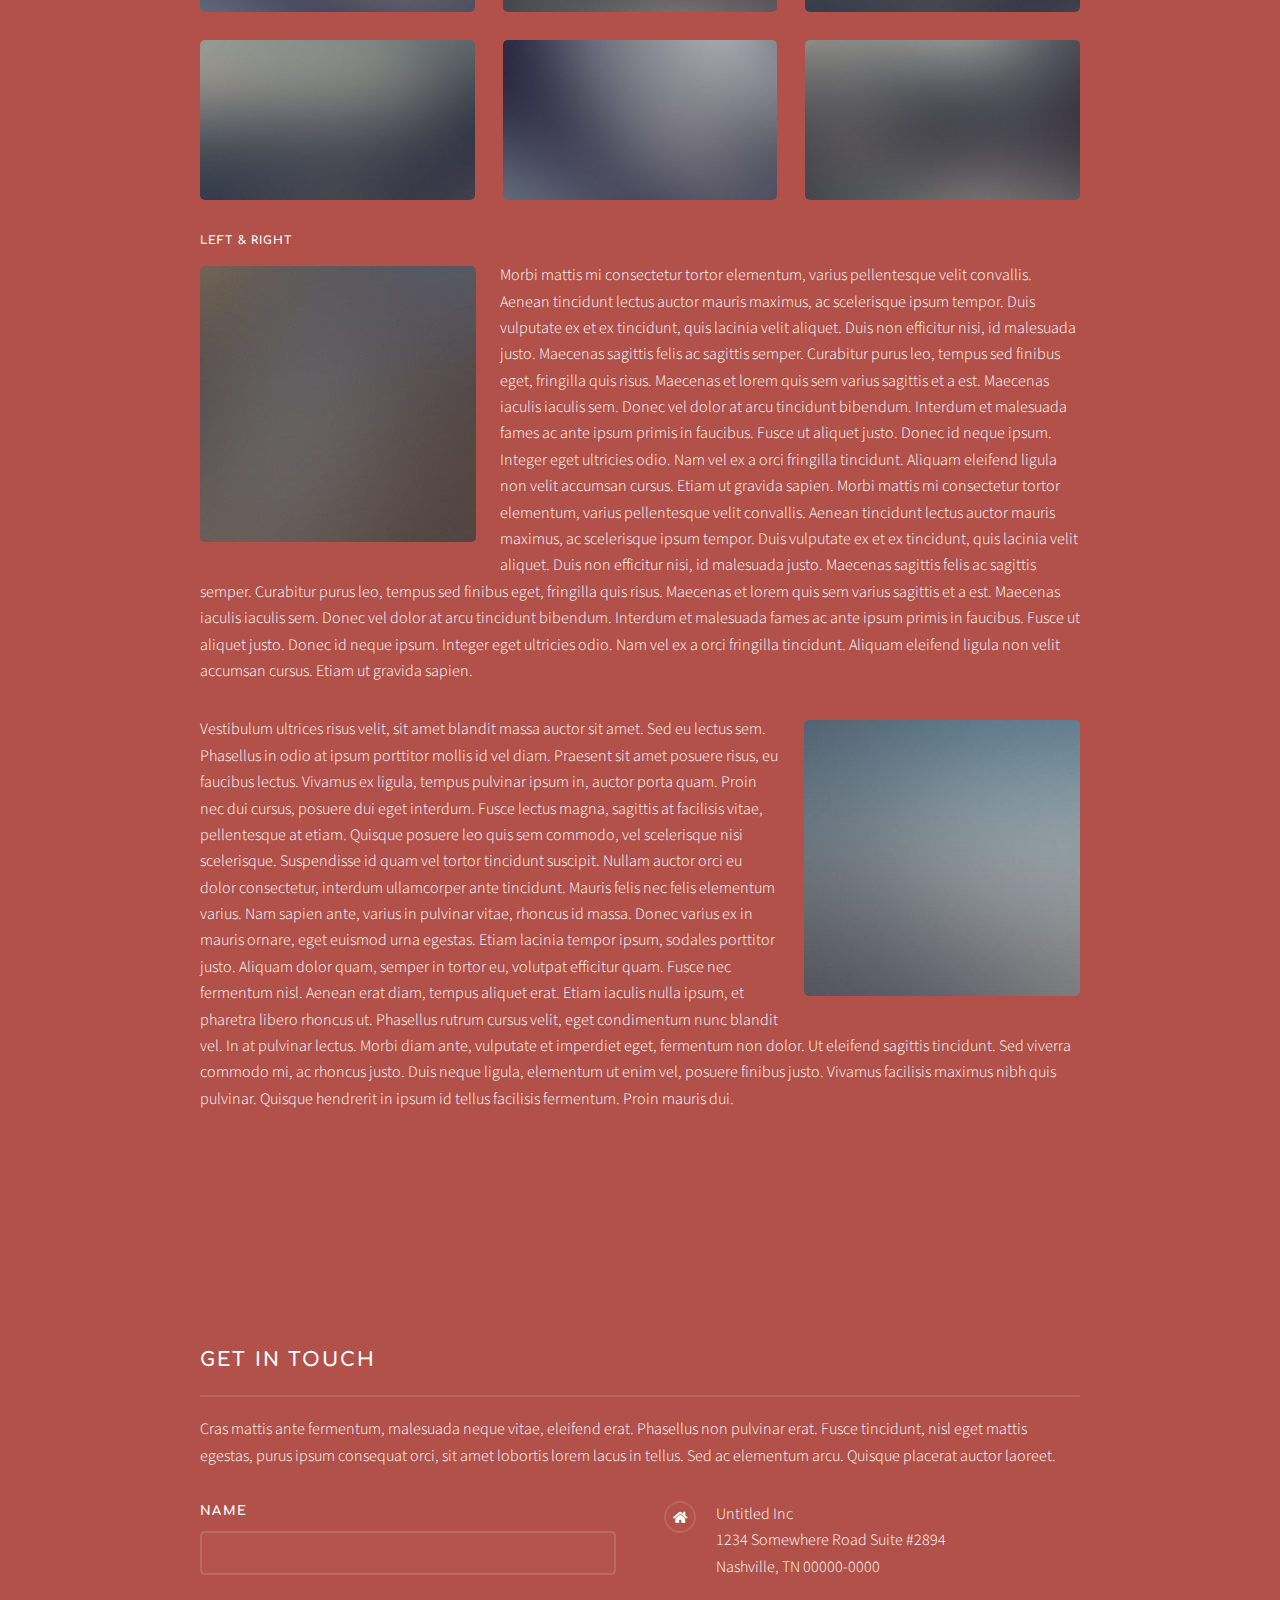
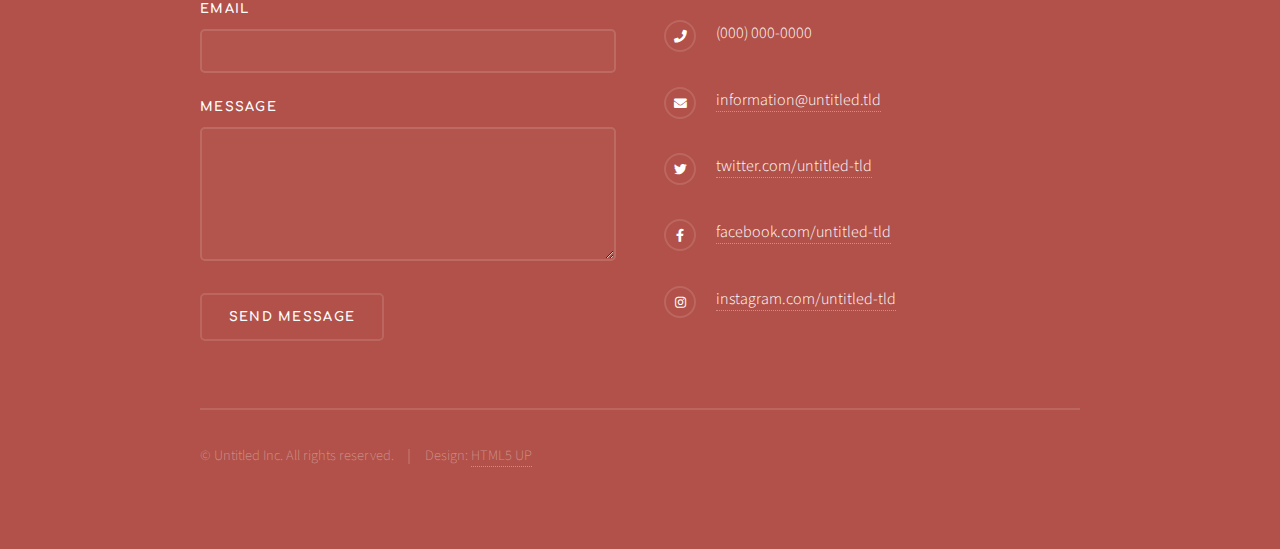
<file: elements.html>
<!DOCTYPE HTML>
<!--
	Solid State by HTML5 UP
	html5up.net | @ajlkn
	Free for personal and commercial use under the CCA 3.0 license (html5up.net/license)
-->
<html>
	<head>
		<title>Elements - Solid State by HTML5 UP</title>
		<meta charset="utf-8" />
		<meta name="viewport" content="width=device-width, initial-scale=1, user-scalable=no" />
		<link rel="stylesheet" href="assets/css/main.css" />
		<noscript><link rel="stylesheet" href="assets/css/noscript.css" /></noscript>
	</head>
	<body class="is-preload">

		<!-- Page Wrapper -->
			<div id="page-wrapper">

				<!-- Header -->
					<header id="header">
						<h1><a href="index.html">Solid State</a></h1>
						<nav>
							<a href="#menu">Menu</a>
						</nav>
					</header>

				<!-- Menu -->
					<nav id="menu">
						<div class="inner">
							<h2>Menu</h2>
							<ul class="links">
								<li><a href="index.html">Home</a></li>
								<li><a href="generic.html">Generic</a></li>
								<li><a href="elements.html">Elements</a></li>
								<li><a href="#">Log In</a></li>
								<li><a href="#">Sign Up</a></li>
							</ul>
							<a href="#" class="close">Close</a>
						</div>
					</nav>

				<!-- Wrapper -->
					<section id="wrapper">
						<header>
							<div class="inner">
								<h2>Elements</h2>
								<p>Phasellus non pulvinar erat. Fusce tincidunt nisl eget ipsum.</p>
							</div>
						</header>

						<!-- Content -->
							<div class="wrapper">
								<div class="inner">

									<section>
										<h3 class="major">Text</h3>
										<p>This is <b>bold</b> and this is <strong>strong</strong>. This is <i>italic</i> and this is <em>emphasized</em>.
										This is <sup>superscript</sup> text and this is <sub>subscript</sub> text.
										This is <u>underlined</u> and this is code: <code>for (;;) { ... }</code>. Finally, <a href="#">this is a link</a>.</p>
										<h4>Blockquote</h4>
										<blockquote>Fringilla nisl. Donec accumsan interdum nisi, quis tincidunt felis sagittis eget tempus euismod. Vestibulum ante ipsum primis in faucibus vestibulum. Blandit adipiscing eu felis iaculis volutpat ac adipiscing accumsan faucibus. Vestibulum ante ipsum primis in faucibus lorem ipsum dolor sit amet nullam adipiscing eu felis.</blockquote>
										<h4>Preformatted</h4>
										<pre><code>i = 0;

while (!deck.isInOrder()) {
  print 'Iteration ' + i;
  deck.shuffle();
  i++;
}

print 'It took ' + i + ' iterations to sort the deck.';</code></pre>
									</section>

									<section>
										<h3 class="major">Lists</h3>
										<div class="row">
											<div class="col-6 col-12-medium">
												<h4>Unordered</h4>
												<ul>
													<li>Dolor pulvinar etiam.</li>
													<li>Sagittis adipiscing.</li>
													<li>Felis enim feugiat.</li>
												</ul>
												<h4>Alternate</h4>
												<ul class="alt">
													<li>Dolor pulvinar etiam.</li>
													<li>Sagittis adipiscing.</li>
													<li>Felis enim feugiat.</li>
												</ul>
											</div>
											<div class="col-6 col-12-medium">
												<h4>Ordered</h4>
												<ol>
													<li>Dolor pulvinar etiam.</li>
													<li>Etiam vel felis viverra.</li>
													<li>Felis enim feugiat.</li>
													<li>Dolor pulvinar etiam.</li>
													<li>Etiam vel felis lorem.</li>
													<li>Felis enim et feugiat.</li>
												</ol>
												<h4>Icons</h4>
												<ul class="icons">
													<li><a href="#" class="icon brands fa-twitter"><span class="label">Twitter</span></a></li>
													<li><a href="#" class="icon brands fa-facebook-f"><span class="label">Facebook</span></a></li>
													<li><a href="#" class="icon brands fa-instagram"><span class="label">Instagram</span></a></li>
													<li><a href="#" class="icon brands fa-github"><span class="label">Github</span></a></li>
												</ul>
											</div>
										</div>
										<h4>Actions</h4>
										<div class="row">
											<div class="col-6 col-12-medium">
												<ul class="actions">
													<li><a href="#" class="button primary">Default</a></li>
													<li><a href="#" class="button">Default</a></li>
												</ul>
												<ul class="actions small">
													<li><a href="#" class="button primary small">Small</a></li>
													<li><a href="#" class="button small">Small</a></li>
												</ul>
												<ul class="actions stacked">
													<li><a href="#" class="button primary">Default</a></li>
													<li><a href="#" class="button">Default</a></li>
												</ul>
												<ul class="actions stacked small">
													<li><a href="#" class="button primary small">Small</a></li>
													<li><a href="#" class="button small">Small</a></li>
												</ul>
											</div>
											<div class="col-6 col-12-medium">
												<ul class="actions stacked">
													<li><a href="#" class="button primary fit">Default</a></li>
													<li><a href="#" class="button fit">Default</a></li>
												</ul>
												<ul class="actions stacked small">
													<li><a href="#" class="button primary small fit">Small</a></li>
													<li><a href="#" class="button small fit">Small</a></li>
												</ul>
											</div>
										</div>
										<h4>Pagination</h4>
										<ul class="pagination">
											<li><span class="button small disabled">Prev</span></li>
											<li><a href="#" class="page active">1</a></li>
											<li><a href="#" class="page">2</a></li>
											<li><a href="#" class="page">3</a></li>
											<li><span>&hellip;</span></li>
											<li><a href="#" class="page">8</a></li>
											<li><a href="#" class="page">9</a></li>
											<li><a href="#" class="page">10</a></li>
											<li><a href="#" class="button small">Next</a></li>
										</ul>
									</section>

									<section>
										<h3 class="major">Table</h3>
										<h4>Default</h4>
										<div class="table-wrapper">
											<table>
												<thead>
													<tr>
														<th>Name</th>
														<th>Description</th>
														<th>Price</th>
													</tr>
												</thead>
												<tbody>
													<tr>
														<td>Item One</td>
														<td>Ante turpis integer aliquet porttitor.</td>
														<td>29.99</td>
													</tr>
													<tr>
														<td>Item Two</td>
														<td>Vis ac commodo adipiscing arcu aliquet.</td>
														<td>19.99</td>
													</tr>
													<tr>
														<td>Item Three</td>
														<td> Morbi faucibus arcu accumsan lorem.</td>
														<td>29.99</td>
													</tr>
													<tr>
														<td>Item Four</td>
														<td>Vitae integer tempus condimentum.</td>
														<td>19.99</td>
													</tr>
													<tr>
														<td>Item Five</td>
														<td>Ante turpis integer aliquet porttitor.</td>
														<td>29.99</td>
													</tr>
												</tbody>
												<tfoot>
													<tr>
														<td colspan="2"></td>
														<td>100.00</td>
													</tr>
												</tfoot>
											</table>
										</div>

										<h4>Alternate</h4>
										<div class="table-wrapper">
											<table class="alt">
												<thead>
													<tr>
														<th>Name</th>
														<th>Description</th>
														<th>Price</th>
													</tr>
												</thead>
												<tbody>
													<tr>
														<td>Item One</td>
														<td>Ante turpis integer aliquet porttitor.</td>
														<td>29.99</td>
													</tr>
													<tr>
														<td>Item Two</td>
														<td>Vis ac commodo adipiscing arcu aliquet.</td>
														<td>19.99</td>
													</tr>
													<tr>
														<td>Item Three</td>
														<td> Morbi faucibus arcu accumsan lorem.</td>
														<td>29.99</td>
													</tr>
													<tr>
														<td>Item Four</td>
														<td>Vitae integer tempus condimentum.</td>
														<td>19.99</td>
													</tr>
													<tr>
														<td>Item Five</td>
														<td>Ante turpis integer aliquet porttitor.</td>
														<td>29.99</td>
													</tr>
												</tbody>
												<tfoot>
													<tr>
														<td colspan="2"></td>
														<td>100.00</td>
													</tr>
												</tfoot>
											</table>
										</div>
									</section>

									<section>
										<h3 class="major">Buttons</h3>
										<ul class="actions">
											<li><a href="#" class="button primary">Primary</a></li>
											<li><a href="#" class="button">Default</a></li>
										</ul>
										<ul class="actions">
											<li><a href="#" class="button large">Large</a></li>
											<li><a href="#" class="button small">Small</a></li>
										</ul>
										<ul class="actions fit">
											<li><a href="#" class="button fit">Fit</a></li>
											<li><a href="#" class="button primary fit">Fit</a></li>
											<li><a href="#" class="button fit">Fit</a></li>
										</ul>
										<ul class="actions fit small">
											<li><a href="#" class="button primary fit small">Fit + Small</a></li>
											<li><a href="#" class="button fit small">Fit + Small</a></li>
											<li><a href="#" class="button primary fit small">Fit + Small</a></li>
										</ul>
										<ul class="actions">
											<li><a href="#" class="button primary icon solid fa-download">Icon</a></li>
											<li><a href="#" class="button icon solid fa-download">Icon</a></li>
										</ul>
										<ul class="actions">
											<li><span class="button primary disabled">Disabled</span></li>
											<li><span class="button disabled">Disabled</span></li>
										</ul>
									</section>

									<section>
										<h3 class="major">Form</h3>
										<form method="post" action="#">
											<div class="row gtr-uniform">
												<div class="col-6 col-12-xsmall">
													<label for="demo-name">Name</label>
													<input type="text" name="demo-name" id="demo-name" value="" />
												</div>
												<div class="col-6 col-12-xsmall">
													<label for="demo-email">Email</label>
													<input type="email" name="demo-email" id="demo-email" value="" />
												</div>
												<div class="col-12">
													<label for="demo-category">Category</label>
													<select name="demo-category" id="demo-category">
														<option value="">-</option>
														<option value="1">Manufacturing</option>
														<option value="1">Shipping</option>
														<option value="1">Administration</option>
														<option value="1">Human Resources</option>
													</select>
												</div>
												<div class="col-4 col-12-small">
													<input type="radio" id="demo-priority-low" name="demo-priority" checked>
													<label for="demo-priority-low">Low Priority</label>
												</div>
												<div class="col-4 col-12-small">
													<input type="radio" id="demo-priority-normal" name="demo-priority">
													<label for="demo-priority-normal">Normal Priority</label>
												</div>
												<div class="col-4 col-12-small">
													<input type="radio" id="demo-priority-high" name="demo-priority">
													<label for="demo-priority-high">High Priority</label>
												</div>
												<div class="col-6 col-12-small">
													<input type="checkbox" id="demo-copy" name="demo-copy">
													<label for="demo-copy">Email me a copy</label>
												</div>
												<div class="col-6 col-12-small">
													<input type="checkbox" id="demo-human" name="demo-human" checked>
													<label for="demo-human">Not a robot</label>
												</div>
												<div class="col-12">
													<label for="demo-message">Message</label>
													<textarea name="demo-message" id="demo-message" rows="6"></textarea>
												</div>
												<div class="col-12">
													<ul class="actions">
														<li><input type="submit" value="Send Message" class="primary" /></li>
														<li><input type="reset" value="Reset" /></li>
													</ul>
												</div>
											</div>
										</form>
									</section>

									<section>
										<h3 class="major">Image</h3>
										<h4>Fit</h4>
										<div class="box alt">
											<div class="row gtr-uniform">
												<div class="col-12"><span class="image fit"><img src="images/pic08.jpg" alt="" /></span></div>
												<div class="col-4"><span class="image fit"><img src="images/pic05.jpg" alt="" /></span></div>
												<div class="col-4"><span class="image fit"><img src="images/pic06.jpg" alt="" /></span></div>
												<div class="col-4"><span class="image fit"><img src="images/pic07.jpg" alt="" /></span></div>
												<div class="col-4"><span class="image fit"><img src="images/pic07.jpg" alt="" /></span></div>
												<div class="col-4"><span class="image fit"><img src="images/pic05.jpg" alt="" /></span></div>
												<div class="col-4"><span class="image fit"><img src="images/pic06.jpg" alt="" /></span></div>
												<div class="col-4"><span class="image fit"><img src="images/pic06.jpg" alt="" /></span></div>
												<div class="col-4"><span class="image fit"><img src="images/pic07.jpg" alt="" /></span></div>
												<div class="col-4"><span class="image fit"><img src="images/pic05.jpg" alt="" /></span></div>
											</div>
										</div>
										<h4>Left &amp; Right</h4>
										<p><span class="image left"><img src="images/pic01.jpg" alt="" /></span>Morbi mattis mi consectetur tortor elementum, varius pellentesque velit convallis. Aenean tincidunt lectus auctor mauris maximus, ac scelerisque ipsum tempor. Duis vulputate ex et ex tincidunt, quis lacinia velit aliquet. Duis non efficitur nisi, id malesuada justo. Maecenas sagittis felis ac sagittis semper. Curabitur purus leo, tempus sed finibus eget, fringilla quis risus. Maecenas et lorem quis sem varius sagittis et a est. Maecenas iaculis iaculis sem. Donec vel dolor at arcu tincidunt bibendum. Interdum et malesuada fames ac ante ipsum primis in faucibus. Fusce ut aliquet justo. Donec id neque ipsum. Integer eget ultricies odio. Nam vel ex a orci fringilla tincidunt. Aliquam eleifend ligula non velit accumsan cursus. Etiam ut gravida sapien. Morbi mattis mi consectetur tortor elementum, varius pellentesque velit convallis. Aenean tincidunt lectus auctor mauris maximus, ac scelerisque ipsum tempor. Duis vulputate ex et ex tincidunt, quis lacinia velit aliquet. Duis non efficitur nisi, id malesuada justo. Maecenas sagittis felis ac sagittis semper. Curabitur purus leo, tempus sed finibus eget, fringilla quis risus. Maecenas et lorem quis sem varius sagittis et a est. Maecenas iaculis iaculis sem. Donec vel dolor at arcu tincidunt bibendum. Interdum et malesuada fames ac ante ipsum primis in faucibus. Fusce ut aliquet justo. Donec id neque ipsum. Integer eget ultricies odio. Nam vel ex a orci fringilla tincidunt. Aliquam eleifend ligula non velit accumsan cursus. Etiam ut gravida sapien.</p>
										<p><span class="image right"><img src="images/pic02.jpg" alt="" /></span>Vestibulum ultrices risus velit, sit amet blandit massa auctor sit amet. Sed eu lectus sem. Phasellus in odio at ipsum porttitor mollis id vel diam. Praesent sit amet posuere risus, eu faucibus lectus. Vivamus ex ligula, tempus pulvinar ipsum in, auctor porta quam. Proin nec dui cursus, posuere dui eget interdum. Fusce lectus magna, sagittis at facilisis vitae, pellentesque at etiam. Quisque posuere leo quis sem commodo, vel scelerisque nisi scelerisque. Suspendisse id quam vel tortor tincidunt suscipit. Nullam auctor orci eu dolor consectetur, interdum ullamcorper ante tincidunt. Mauris felis nec felis elementum varius. Nam sapien ante, varius in pulvinar vitae, rhoncus id massa. Donec varius ex in mauris ornare, eget euismod urna egestas. Etiam lacinia tempor ipsum, sodales porttitor justo. Aliquam dolor quam, semper in tortor eu, volutpat efficitur quam. Fusce nec fermentum nisl. Aenean erat diam, tempus aliquet erat. Etiam iaculis nulla ipsum, et pharetra libero rhoncus ut. Phasellus rutrum cursus velit, eget condimentum nunc blandit vel. In at pulvinar lectus. Morbi diam ante, vulputate et imperdiet eget, fermentum non dolor. Ut eleifend sagittis tincidunt. Sed viverra commodo mi, ac rhoncus justo. Duis neque ligula, elementum ut enim vel, posuere finibus justo. Vivamus facilisis maximus nibh quis pulvinar. Quisque hendrerit in ipsum id tellus facilisis fermentum. Proin mauris dui.</p>
									</section>

								</div>
							</div>

					</section>

				<!-- Footer -->
					<section id="footer">
						<div class="inner">
							<h2 class="major">Get in touch</h2>
							<p>Cras mattis ante fermentum, malesuada neque vitae, eleifend erat. Phasellus non pulvinar erat. Fusce tincidunt, nisl eget mattis egestas, purus ipsum consequat orci, sit amet lobortis lorem lacus in tellus. Sed ac elementum arcu. Quisque placerat auctor laoreet.</p>
							<form method="post" action="#">
								<div class="fields">
									<div class="field">
										<label for="name">Name</label>
										<input type="text" name="name" id="name" />
									</div>
									<div class="field">
										<label for="email">Email</label>
										<input type="email" name="email" id="email" />
									</div>
									<div class="field">
										<label for="message">Message</label>
										<textarea name="message" id="message" rows="4"></textarea>
									</div>
								</div>
								<ul class="actions">
									<li><input type="submit" value="Send Message" /></li>
								</ul>
							</form>
							<ul class="contact">
								<li class="icon solid fa-home">
									Untitled Inc<br />
									1234 Somewhere Road Suite #2894<br />
									Nashville, TN 00000-0000
								</li>
								<li class="icon solid fa-phone">(000) 000-0000</li>
								<li class="icon solid fa-envelope"><a href="#">information@untitled.tld</a></li>
								<li class="icon brands fa-twitter"><a href="#">twitter.com/untitled-tld</a></li>
								<li class="icon brands fa-facebook-f"><a href="#">facebook.com/untitled-tld</a></li>
								<li class="icon brands fa-instagram"><a href="#">instagram.com/untitled-tld</a></li>
							</ul>
							<ul class="copyright">
								<li>&copy; Untitled Inc. All rights reserved.</li><li>Design: <a href="http://html5up.net">HTML5 UP</a></li>
							</ul>
						</div>
					</section>

			</div>

		<!-- Scripts -->
			<script src="assets/js/jquery.min.js"></script>
			<script src="assets/js/jquery.scrollex.min.js"></script>
			<script src="assets/js/browser.min.js"></script>
			<script src="assets/js/breakpoints.min.js"></script>
			<script src="assets/js/util.js"></script>
			<script src="assets/js/main.js"></script>

	</body>
</html>
</file>
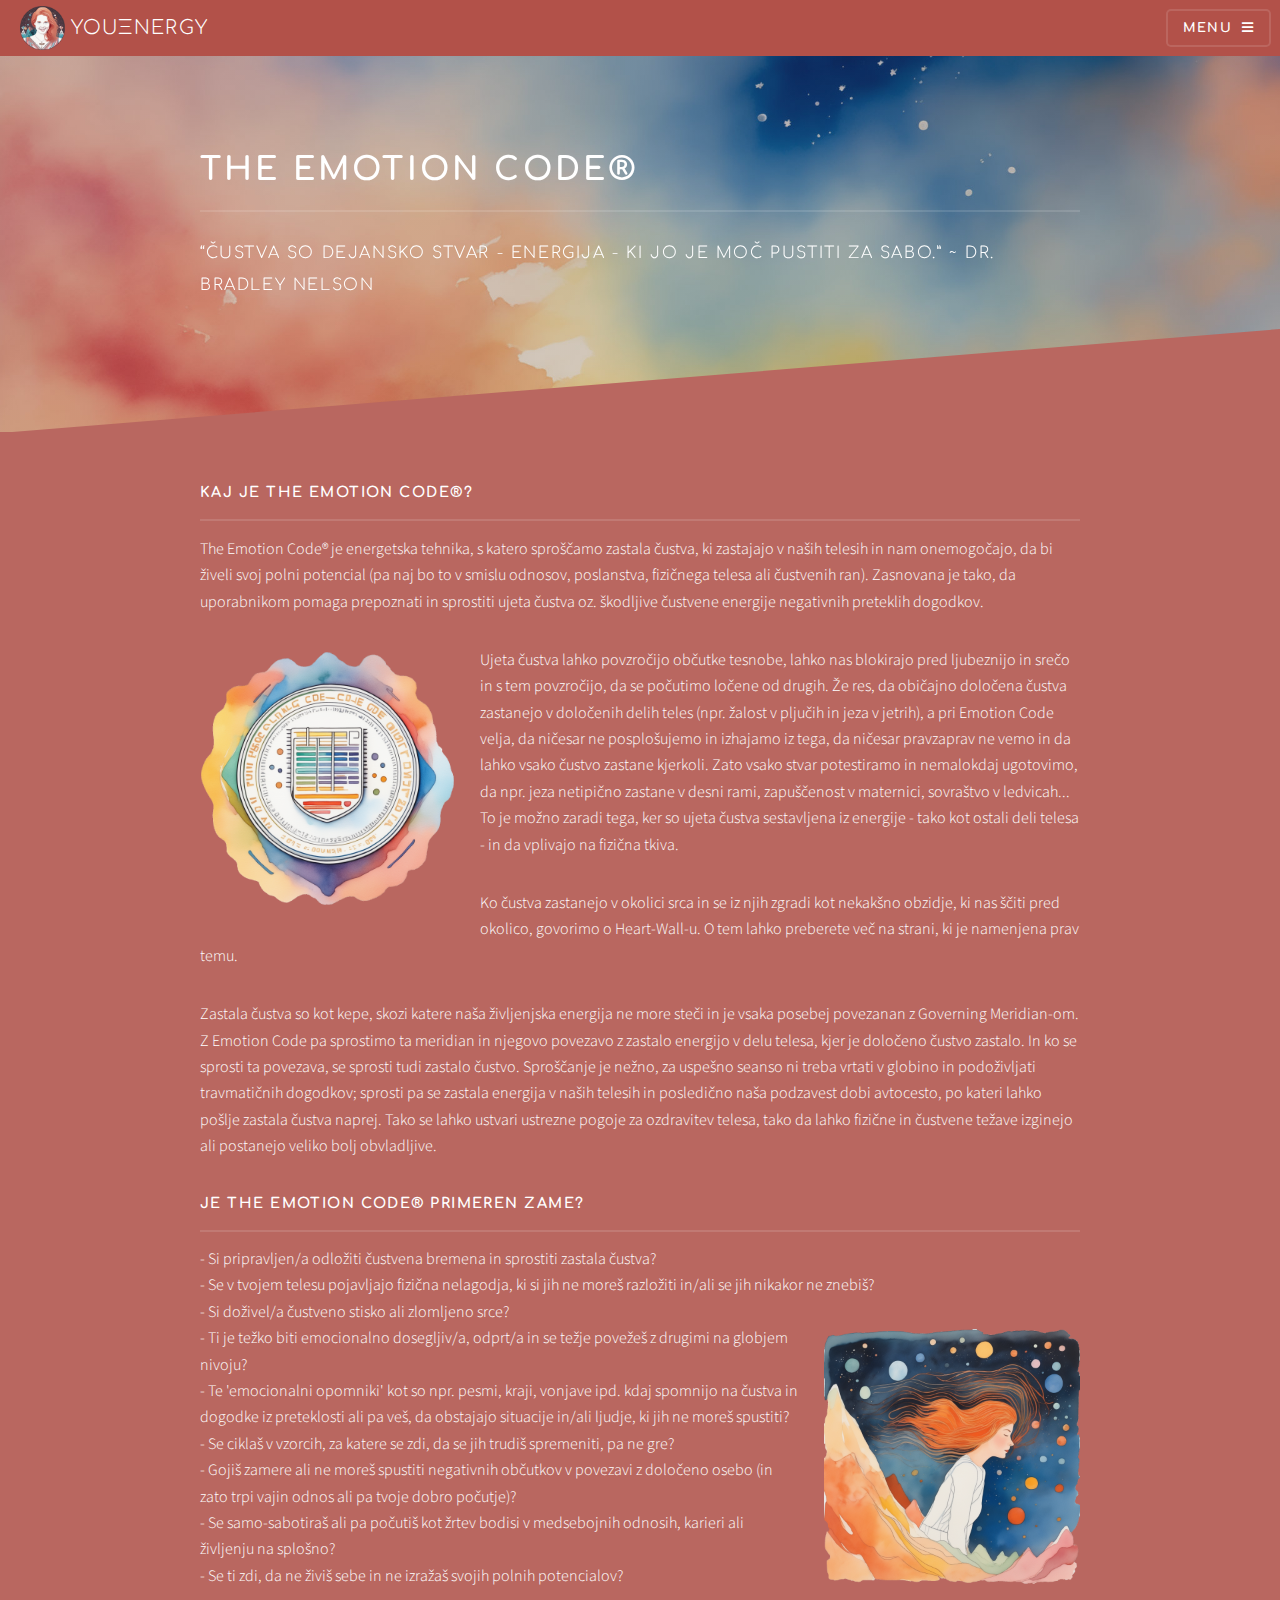
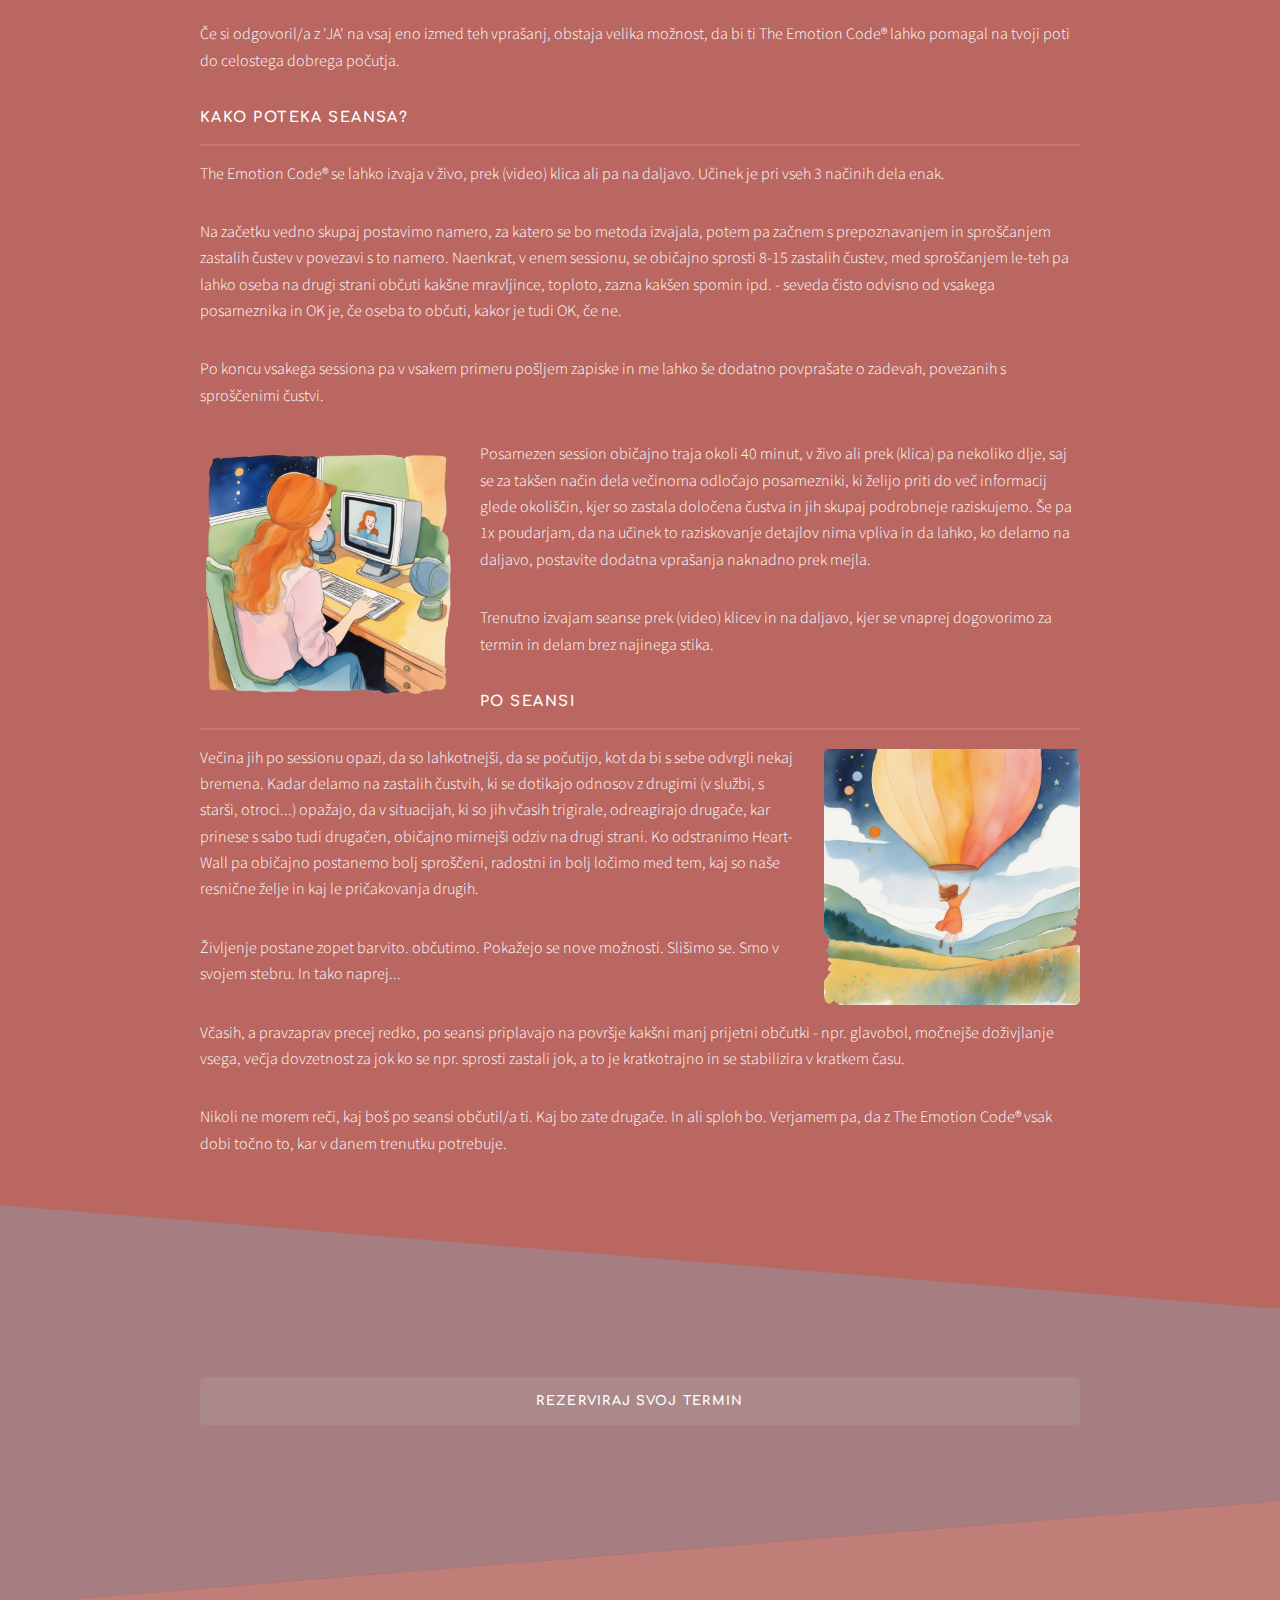
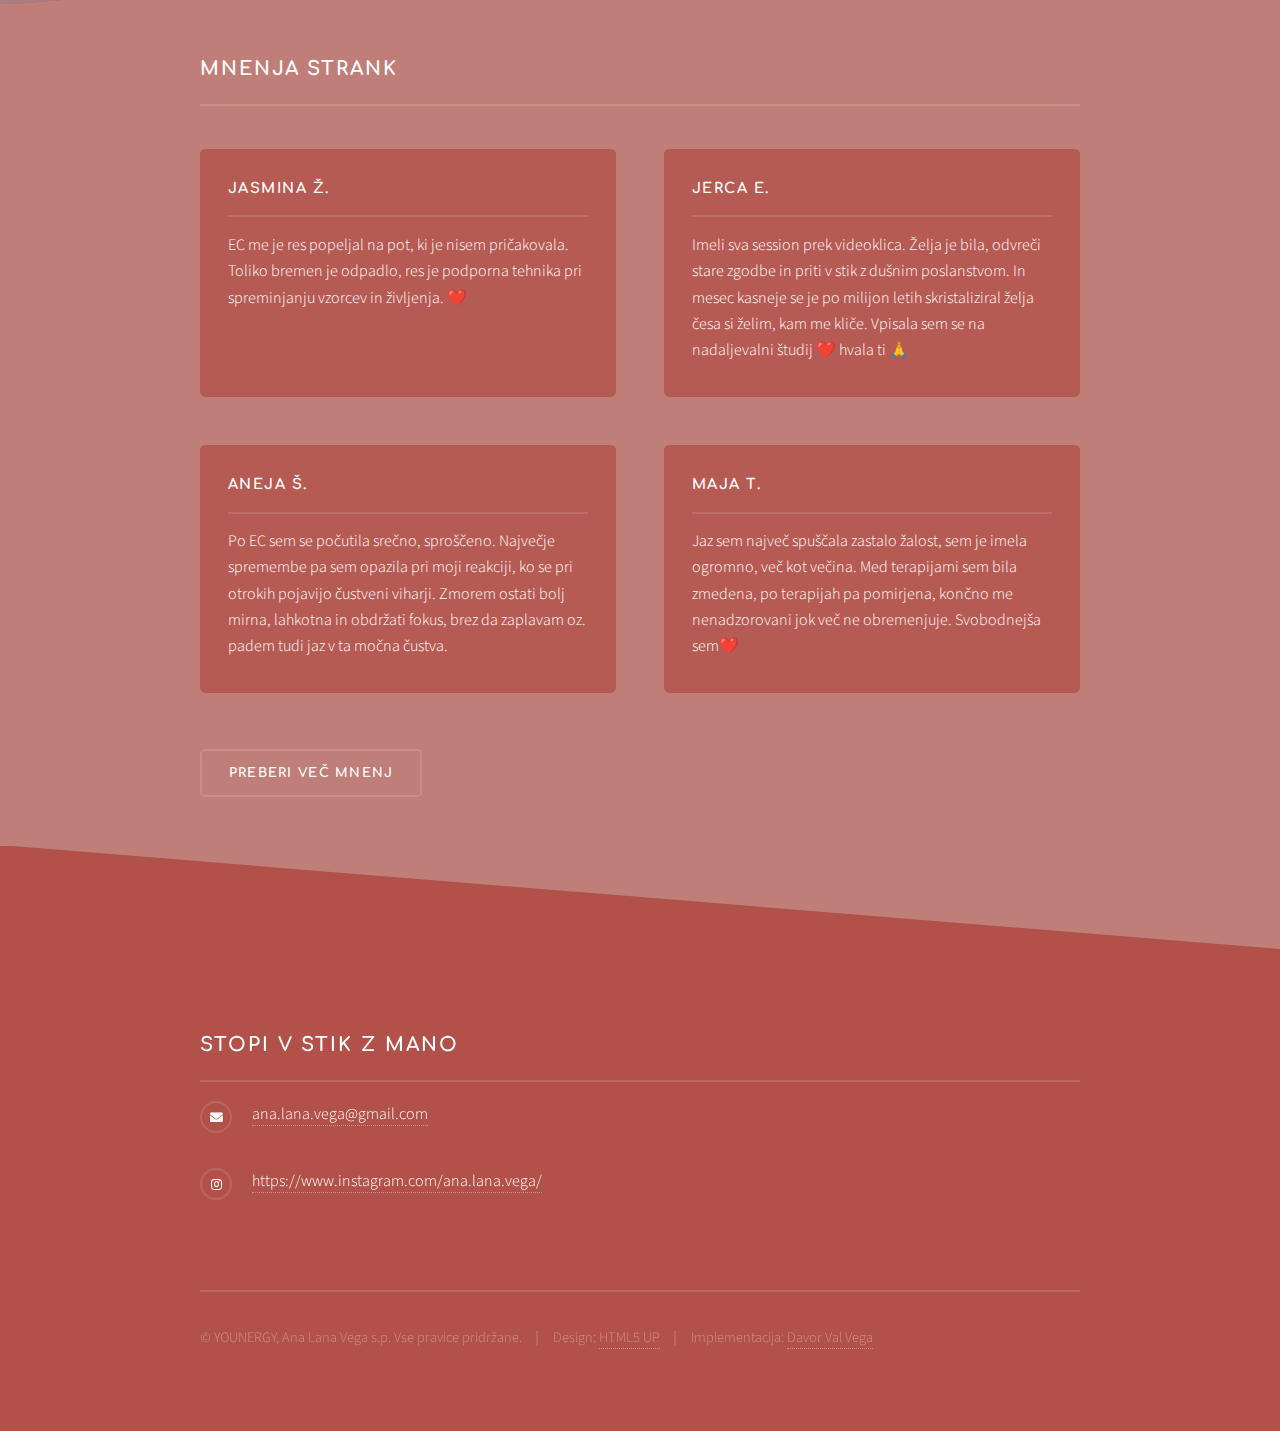
<file: emotion-code.html>
<!DOCTYPE HTML>
<!--
	Solid State by HTML5 UP
	html5up.net | @ajlkn
	Free for personal and commercial use under the CCA 3.0 license (html5up.net/license)
-->
<html lang="sl">
	<head>
		<title>Ana Lana Vega - Emotion Code</title>
		<meta charset="utf-8" />
		<meta name="viewport" content="width=device-width, initial-scale=1, user-scalable=no" />
		<link rel="icon" type="image/x-icon" href="images/favicon.ico">
		<link rel="stylesheet" href="assets/css/main.css" />
		<noscript><link rel="stylesheet" href="assets/css/noscript.css" /></noscript>
	</head>
		<!-- Google tag (gtag.js) -->
		<script async src="https://www.googletagmanager.com/gtag/js?id=G-9BHQQSWB5S"></script>
		<script>
		window.dataLayer = window.dataLayer || [];
		function gtag(){dataLayer.push(arguments);}
		gtag('js', new Date());
	
		gtag('config', 'G-9BHQQSWB5S');
		</script>
	<body class="is-preload">
		<div class="section2">
			<div class="bgg-wrap">
				<div class="bgg"></div>
			</div>
		<!-- Page Wrapper -->
			<div id="page-wrapper">

				<!-- Header -->
				<header id="header">
					<h1 style="display: inline-flex; align-items: center;">
						<a href="index.html" style="display: inline-flex;align-items: center;">
							<img class="topLogo" src="images/logo/logo-small.png" alt="" />
							<div class="topLogoTxt">YOUΞNERGY</div>
						</a>
					</h1>
					<nav>
						<a href="#menu">Menu</a>
					</nav>
				</header>

			<!-- Menu -->
				<nav id="menu">
					<div class="inner">
						<h2>Menu</h2>
						<ul class="links">
							<li><a href="index.html">Domov</a></li>
							<li><a href="emotion-code.html">Emotion Code</a></li>
							<li><a href="heart-wall.html">Heart-Wall</a></li>
							<li><a href="body-code.html">Body Code</a></li>
							<li><a href="dodatna-podpora.html">Dodatna podpora</a></li>
							<li><a href="blog.html">Zapisi</a></li>
							<li><a href="mnenja-strank.html">Mnenja strank</a></li>
						</ul>
						<a href="#" class="close">Close</a>
					</div>
				</nav>

				<!-- Wrapper -->
					<section id="wrapper">
						<header>
							<div class="inner">
								<h2>The Emotion Code®</h2>
								<p>“Čustva so dejansko stvar - energija - ki jo je moč pustiti za sabo.”
									~ Dr. Bradley Nelson</p>
							</div>
						</header>

						<!-- Content -->
							<div class="wrapper style3">
								<div class="inner">

									<h3 class="major">Kaj je The Emotion Code®?</h3>
									<p>The Emotion Code® je energetska tehnika, s katero sproščamo zastala čustva, ki zastajajo v naših telesih in nam onemogočajo, da bi živeli svoj polni potencial (pa naj bo to v smislu odnosov, poslanstva, fizičnega telesa ali čustvenih ran). Zasnovana je tako, da uporabnikom pomaga prepoznati in sprostiti ujeta čustva oz. škodljive čustvene energije negativnih preteklih dogodkov.</p>
									<span class="image left"><img src="images/TEC.png" alt=""></span><p>Ujeta čustva lahko povzročijo občutke tesnobe, lahko nas blokirajo pred ljubeznijo in srečo in s tem povzročijo, da se počutimo ločene od drugih. Že res, da običajno določena čustva zastanejo v določenih delih teles (npr. žalost v pljučih in jeza v jetrih), a pri Emotion Code velja, da ničesar ne posplošujemo in izhajamo iz tega, da ničesar pravzaprav ne vemo in da lahko vsako čustvo zastane kjerkoli. Zato vsako stvar potestiramo in nemalokdaj ugotovimo, da npr. jeza netipično zastane v desni rami, zapuščenost v maternici, sovraštvo v ledvicah... To je možno zaradi tega, ker so ujeta čustva sestavljena iz energije - tako kot ostali deli telesa - in da vplivajo na fizična tkiva.</p>
									<p>Ko čustva zastanejo v okolici srca in se iz njih zgradi kot nekakšno obzidje, ki nas ščiti pred okolico, govorimo o Heart-Wall-u. O tem lahko preberete več na strani, ki je namenjena prav temu.</p>
									</p>Zastala čustva so kot kepe, skozi katere naša življenjska energija ne more steči in je vsaka posebej povezanan z Governing Meridian-om. Z Emotion Code pa sprostimo ta meridian in njegovo povezavo z zastalo energijo v delu telesa, kjer je določeno čustvo zastalo. In ko se sprosti ta povezava, se sprosti tudi zastalo čustvo. Sproščanje je nežno, za uspešno seanso ni treba vrtati v globino in podoživljati travmatičnih dogodkov; sprosti pa se zastala energija v naših telesih in posledično naša podzavest dobi avtocesto, po kateri lahko pošlje zastala čustva naprej. Tako se lahko ustvari ustrezne pogoje za ozdravitev telesa, tako da lahko fizične in čustvene težave izginejo ali postanejo veliko bolj obvladljive.</p>
									
									<h3 class="major">Je The Emotion Code® primeren zame?</h3>
									<div>- Si pripravljen/a odložiti čustvena bremena in sprostiti zastala čustva?</div>
									<div>- Se v tvojem telesu pojavljajo fizična nelagodja, ki si jih ne moreš razložiti in/ali se jih nikakor ne znebiš?</div>
									<div>- Si doživel/a čustveno stisko ali zlomljeno srce?</div><span class="image right"><img src="images/ec-girl.png" alt=""></span>
									<div>- Ti je težko biti emocionalno dosegljiv/a, odprt/a in se težje povežeš z drugimi na globjem nivoju?</div>
									<div>- Te 'emocionalni opomniki' kot so npr. pesmi, kraji, vonjave ipd. kdaj spomnijo na čustva in dogodke iz preteklosti ali pa veš, da obstajajo situacije in/ali ljudje, ki jih ne moreš spustiti?</div>
									<div>- Se ciklaš v vzorcih, za katere se zdi, da se jih trudiš spremeniti, pa ne gre?</div>
									<div>- Gojiš zamere ali ne moreš spustiti negativnih občutkov v povezavi z določeno osebo (in zato trpi vajin odnos ali pa tvoje dobro počutje)?</div>
									<div>- Se samo-sabotiraš ali pa počutiš kot žrtev bodisi v medsebojnih odnosih, karieri ali življenju na splošno?</div>
									<div>- Se ti zdi, da ne živiš sebe in ne izražaš svojih polnih potencialov?</div>
									</p></p>
									<div>Če si odgovoril/a z 'JA' na vsaj eno izmed teh vprašanj, obstaja velika možnost, da bi ti The Emotion Code® lahko pomagal na tvoji poti do celostega dobrega počutja.</div>
										</p></p>

									<h3 class="major">Kako poteka seansa?</h3>
									<p>The Emotion Code® se lahko izvaja v živo, prek (video) klica ali pa na daljavo. Učinek je pri vseh 3 načinih dela enak.</p>
									<p>Na začetku vedno skupaj postavimo namero, za katero se bo metoda izvajala, potem pa začnem s prepoznavanjem in sproščanjem zastalih čustev v povezavi s to namero. Naenkrat, v enem sessionu, se običajno sprosti 8-15 zastalih čustev, med sproščanjem le-teh pa lahko oseba na drugi strani občuti kakšne mravljince, toploto, zazna kakšen spomin ipd. - seveda čisto odvisno od vsakega posameznika in OK je, če oseba to občuti, kakor je tudi OK, če ne.</p>
									<p>Po koncu vsakega sessiona pa v vsakem primeru pošljem zapiske in me lahko še dodatno povprašate o zadevah, povezanih s sproščenimi čustvi.</p><span class="image left"><img src="images/videocall.png" alt=""></span>
									<p>Posamezen session običajno traja okoli 40 minut, v živo ali prek (klica) pa nekoliko dlje, saj se za takšen način dela večinoma odločajo posamezniki, ki želijo priti do več informacij glede okoliščin, kjer so zastala določena čustva in jih skupaj podrobneje raziskujemo. Še pa 1x poudarjam, da na učinek to raziskovanje detajlov nima vpliva in da lahko, ko delamo na daljavo, postavite dodatna vprašanja naknadno prek mejla.</p>
									<p>Trenutno izvajam seanse prek (video) klicev in na daljavo, kjer se vnaprej dogovorimo za termin in delam brez najinega stika.</p>

									<h3 class="major">Po seansi</h3>
									<span class="image right"><img src="images/besttime.png" alt=""></span>
									<p>Večina jih po sessionu opazi, da so lahkotnejši, da se počutijo, kot da bi s sebe odvrgli nekaj bremena. Kadar delamo na zastalih čustvih, ki se dotikajo odnosov z drugimi (v službi, s starši, otroci...) opažajo, da v situacijah, ki so jih včasih trigirale, odreagirajo drugače, kar prinese s sabo tudi drugačen, običajno mirnejši odziv na drugi strani. Ko odstranimo Heart-Wall pa običajno postanemo bolj sproščeni, radostni in bolj ločimo med tem, kaj so naše resnične želje in kaj le pričakovanja drugih.</p>
									<p>Življenje postane zopet barvito. občutimo. Pokažejo se nove možnosti. Slišimo se. Smo v svojem stebru. In tako naprej... </p>
									<p>Včasih, a pravzaprav precej redko, po seansi priplavajo na površje kakšni manj prijetni občutki - npr. glavobol, močnejše doživjlanje vsega, večja dovzetnost za jok ko se npr. sprosti zastali jok, a to je kratkotrajno in se stabilizira v kratkem času. </p>
									<p>Nikoli ne morem reči, kaj boš po seansi občutil/a ti. Kaj bo zate drugače. In ali sploh bo. Verjamem pa, da z The Emotion Code® vsak dobi točno to, kar v danem trenutku potrebuje.</p>
								</section>	
									
								
								<!-- Two -->
								<section id="two" class="wrapper alt spotlight style2">
									<div class="inner">
										<div class="content">
											<div style="padding-top: 20px;"></div>
											<a href="mailto:ana.lana.vega@gmail.com" class="button primary fit">Rezerviraj svoj termin</a>
											<div style="padding-bottom: 60px;"></div>
										</div>

									</div>
								</section>	
					</section>
				<!-- Four -->
				<section id="four" class="wrapper style5">
					<div class="inner">
						<h2 class="major">MNENJA STRANK</h2>
						<section class="features">
							<article class="softArticle">
							<h3 class="major">Jasmina Ž.</h3>
							<p>EC me je res popeljal na pot, ki je nisem pričakovala. Toliko bremen je odpadlo, res je podporna tehnika pri spreminjanju vzorcev in življenja. ❤️</p>
							</article>
							<article class="softArticle">
								<h3 class="major">Jerca E.</h3>
								<p>Imeli sva session prek videoklica. Želja je bila, odvreči stare zgodbe in priti v stik z dušnim poslanstvom. In mesec kasneje se je po milijon letih skristaliziral želja česa si želim, kam me kliče. Vpisala sem se na nadaljevalni študij ❤️ hvala ti 🙏</p>
							</article>
							<article class="softArticle">
								<h3 class="major">Aneja Š.</h3>
								<p>Po EC sem se počutila srečno, sproščeno. Največje spremembe pa sem opazila pri moji reakciji, ko se pri otrokih pojavijo čustveni viharji. Zmorem ostati bolj mirna, lahkotna in obdržati fokus, brez da zaplavam oz. padem tudi jaz v ta močna čustva.</p>
							</article>
							<article class="softArticle">
								<h3 class="major">Maja T.</h3>
								<p>Jaz sem največ spuščala zastalo žalost, sem je imela ogromno, več kot večina. Med terapijami sem bila zmedena, po terapijah pa pomirjena, končno me nenadzorovani jok več ne obremenjuje. Svobodnejša sem❤️</p>
							</article>
						</section>
						<ul class="actions">
							<li><a href="mnenja-strank.html" class="button">Preberi več mnenj</a></li>
						</ul>
					</div>
				</section>

		</section>						
				<!-- Footer -->
				<section id="footer">
					<div class="inner">
						<h2 class="major">Stopi v stik z mano</h2>
						<ul class="contact">
							</li>
							<li class="icon solid fa-envelope"><a href="mailto:ana.lana.vega@gmail.com">ana.lana.vega@gmail.com</a></li>
							<li class="icon brands fa-instagram"><a href="https://www.instagram.com/ana.lana.vega">https://www.instagram.com/ana.lana.vega/</a></li>
						</ul>
						<ul class="copyright">
							<li>&copy; YOUNERGY, Ana Lana Vega s.p. Vse pravice pridržane.</li><li>Design: <a href="http://html5up.net" target="_blank">HTML5 UP</a></li><li>Implementacija: <a href="https://www.linkedin.com/in/vega10/" target="_blank">Davor Val Vega</a></li>
						</ul>
					</div>
				</section>

			</div>
		</div>
		<!-- Scripts -->
			<script src="assets/js/jquery.min.js"></script>
			<script src="assets/js/jquery.scrollex.min.js"></script>
			<script src="assets/js/browser.min.js"></script>
			<script src="assets/js/breakpoints.min.js"></script>
			<script src="assets/js/util.js"></script>
			<script src="assets/js/main.js"></script>

	</body>
</html>
</file>
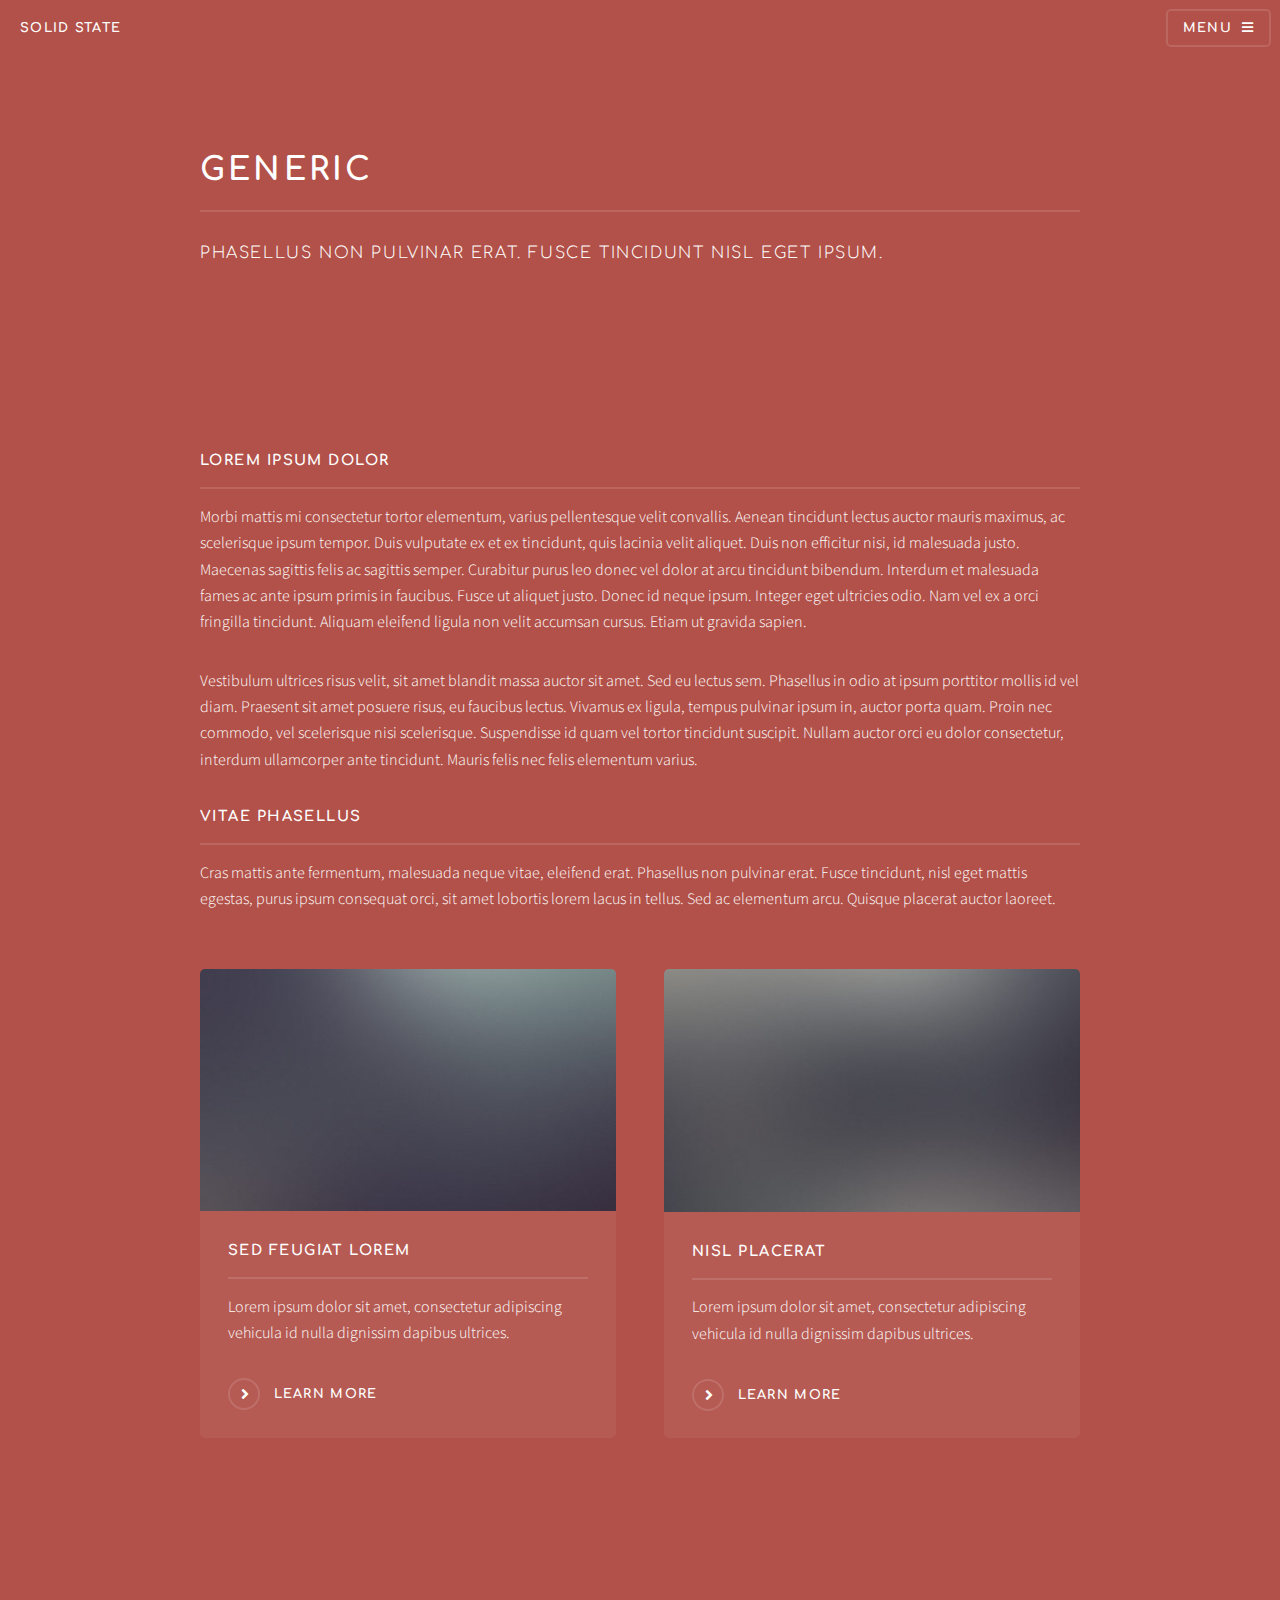
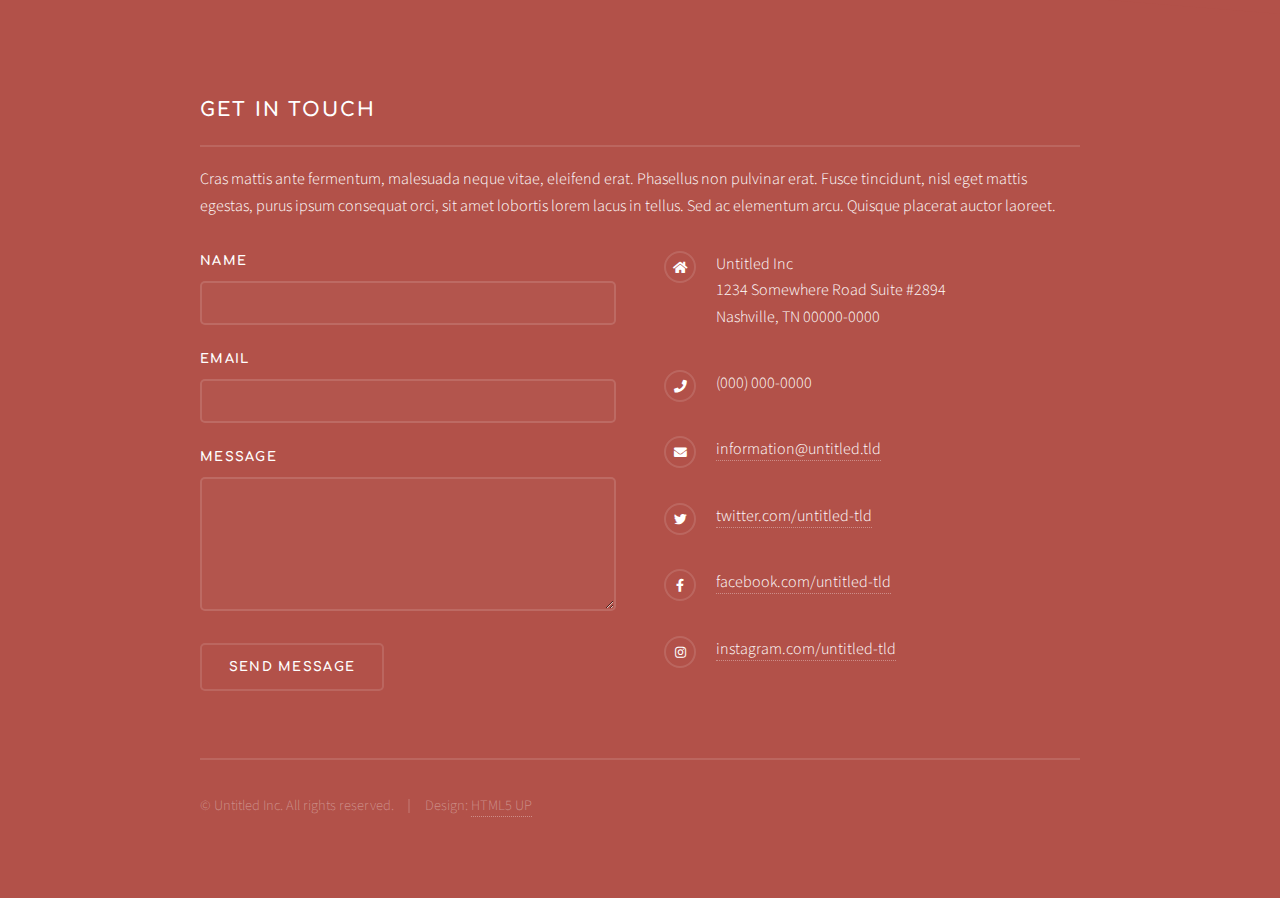
<file: generic.html>
<!DOCTYPE HTML>
<!--
	Solid State by HTML5 UP
	html5up.net | @ajlkn
	Free for personal and commercial use under the CCA 3.0 license (html5up.net/license)
-->
<html>
	<head>
		<title>Generic - Solid State by HTML5 UP</title>
		<meta charset="utf-8" />
		<meta name="viewport" content="width=device-width, initial-scale=1, user-scalable=no" />
		<link rel="stylesheet" href="assets/css/main.css" />
		<noscript><link rel="stylesheet" href="assets/css/noscript.css" /></noscript>
	</head>
	<body class="is-preload">

		<!-- Page Wrapper -->
			<div id="page-wrapper">

				<!-- Header -->
					<header id="header">
						<h1><a href="index.html">Solid State</a></h1>
						<nav>
							<a href="#menu">Menu</a>
						</nav>
					</header>

				<!-- Menu -->
					<nav id="menu">
						<div class="inner">
							<h2>Menu</h2>
							<ul class="links">
								<li><a href="index.html">Home</a></li>
								<li><a href="generic.html">Generic</a></li>
								<li><a href="elements.html">Elements</a></li>
								<li><a href="#">Log In</a></li>
								<li><a href="#">Sign Up</a></li>
							</ul>
							<a href="#" class="close">Close</a>
						</div>
					</nav>

				<!-- Wrapper -->
					<section id="wrapper">
						<header>
							<div class="inner">
								<h2>Generic</h2>
								<p>Phasellus non pulvinar erat. Fusce tincidunt nisl eget ipsum.</p>
							</div>
						</header>

						<!-- Content -->
							<div class="wrapper">
								<div class="inner">

									<h3 class="major">Lorem ipsum dolor</h3>
									<p>Morbi mattis mi consectetur tortor elementum, varius pellentesque velit convallis. Aenean tincidunt lectus auctor mauris maximus, ac scelerisque ipsum tempor. Duis vulputate ex et ex tincidunt, quis lacinia velit aliquet. Duis non efficitur nisi, id malesuada justo. Maecenas sagittis felis ac sagittis semper. Curabitur purus leo donec vel dolor at arcu tincidunt bibendum. Interdum et malesuada fames ac ante ipsum primis in faucibus. Fusce ut aliquet justo. Donec id neque ipsum. Integer eget ultricies odio. Nam vel ex a orci fringilla tincidunt. Aliquam eleifend ligula non velit accumsan cursus. Etiam ut gravida sapien.</p>

									<p>Vestibulum ultrices risus velit, sit amet blandit massa auctor sit amet. Sed eu lectus sem. Phasellus in odio at ipsum porttitor mollis id vel diam. Praesent sit amet posuere risus, eu faucibus lectus. Vivamus ex ligula, tempus pulvinar ipsum in, auctor porta quam. Proin nec commodo, vel scelerisque nisi scelerisque. Suspendisse id quam vel tortor tincidunt suscipit. Nullam auctor orci eu dolor consectetur, interdum ullamcorper ante tincidunt. Mauris felis nec felis elementum varius.</p>

									<h3 class="major">Vitae phasellus</h3>
									<p>Cras mattis ante fermentum, malesuada neque vitae, eleifend erat. Phasellus non pulvinar erat. Fusce tincidunt, nisl eget mattis egestas, purus ipsum consequat orci, sit amet lobortis lorem lacus in tellus. Sed ac elementum arcu. Quisque placerat auctor laoreet.</p>

									<section class="features">
										<article>
											<a href="#" class="image"><img src="images/pic04.jpg" alt="" /></a>
											<h3 class="major">Sed feugiat lorem</h3>
											<p>Lorem ipsum dolor sit amet, consectetur adipiscing vehicula id nulla dignissim dapibus ultrices.</p>
											<a href="#" class="special">Learn more</a>
										</article>
										<article>
											<a href="#" class="image"><img src="images/pic05.jpg" alt="" /></a>
											<h3 class="major">Nisl placerat</h3>
											<p>Lorem ipsum dolor sit amet, consectetur adipiscing vehicula id nulla dignissim dapibus ultrices.</p>
											<a href="#" class="special">Learn more</a>
										</article>
									</section>

								</div>
							</div>

					</section>

				<!-- Footer -->
					<section id="footer">
						<div class="inner">
							<h2 class="major">Get in touch</h2>
							<p>Cras mattis ante fermentum, malesuada neque vitae, eleifend erat. Phasellus non pulvinar erat. Fusce tincidunt, nisl eget mattis egestas, purus ipsum consequat orci, sit amet lobortis lorem lacus in tellus. Sed ac elementum arcu. Quisque placerat auctor laoreet.</p>
							<form method="post" action="#">
								<div class="fields">
									<div class="field">
										<label for="name">Name</label>
										<input type="text" name="name" id="name" />
									</div>
									<div class="field">
										<label for="email">Email</label>
										<input type="email" name="email" id="email" />
									</div>
									<div class="field">
										<label for="message">Message</label>
										<textarea name="message" id="message" rows="4"></textarea>
									</div>
								</div>
								<ul class="actions">
									<li><input type="submit" value="Send Message" /></li>
								</ul>
							</form>
							<ul class="contact">
								<li class="icon solid fa-home">
									Untitled Inc<br />
									1234 Somewhere Road Suite #2894<br />
									Nashville, TN 00000-0000
								</li>
								<li class="icon solid fa-phone">(000) 000-0000</li>
								<li class="icon solid fa-envelope"><a href="#">information@untitled.tld</a></li>
								<li class="icon brands fa-twitter"><a href="#">twitter.com/untitled-tld</a></li>
								<li class="icon brands fa-facebook-f"><a href="#">facebook.com/untitled-tld</a></li>
								<li class="icon brands fa-instagram"><a href="#">instagram.com/untitled-tld</a></li>
							</ul>
							<ul class="copyright">
								<li>&copy; Untitled Inc. All rights reserved.</li><li>Design: <a href="http://html5up.net">HTML5 UP</a></li>
							</ul>
						</div>
					</section>

			</div>

		<!-- Scripts -->
			<script src="assets/js/jquery.min.js"></script>
			<script src="assets/js/jquery.scrollex.min.js"></script>
			<script src="assets/js/browser.min.js"></script>
			<script src="assets/js/breakpoints.min.js"></script>
			<script src="assets/js/util.js"></script>
			<script src="assets/js/main.js"></script>

	</body>
</html>
</file>
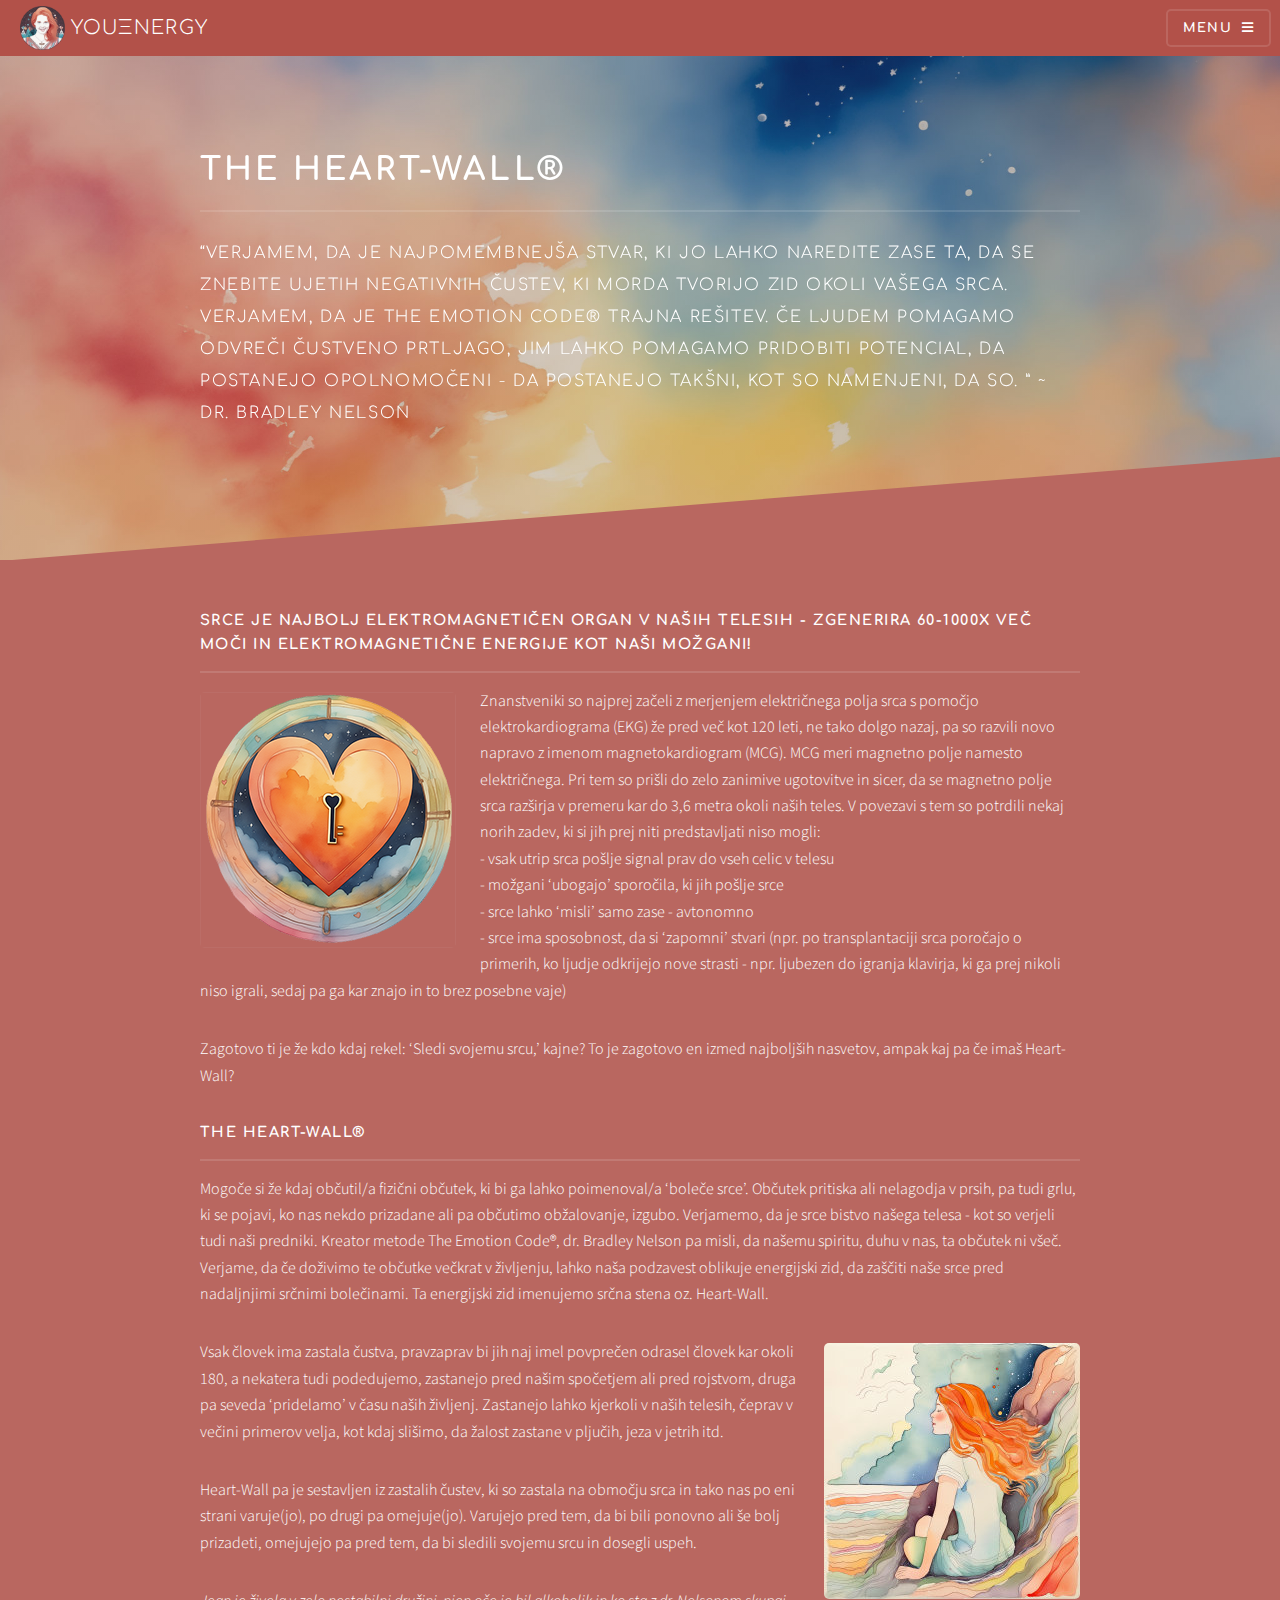
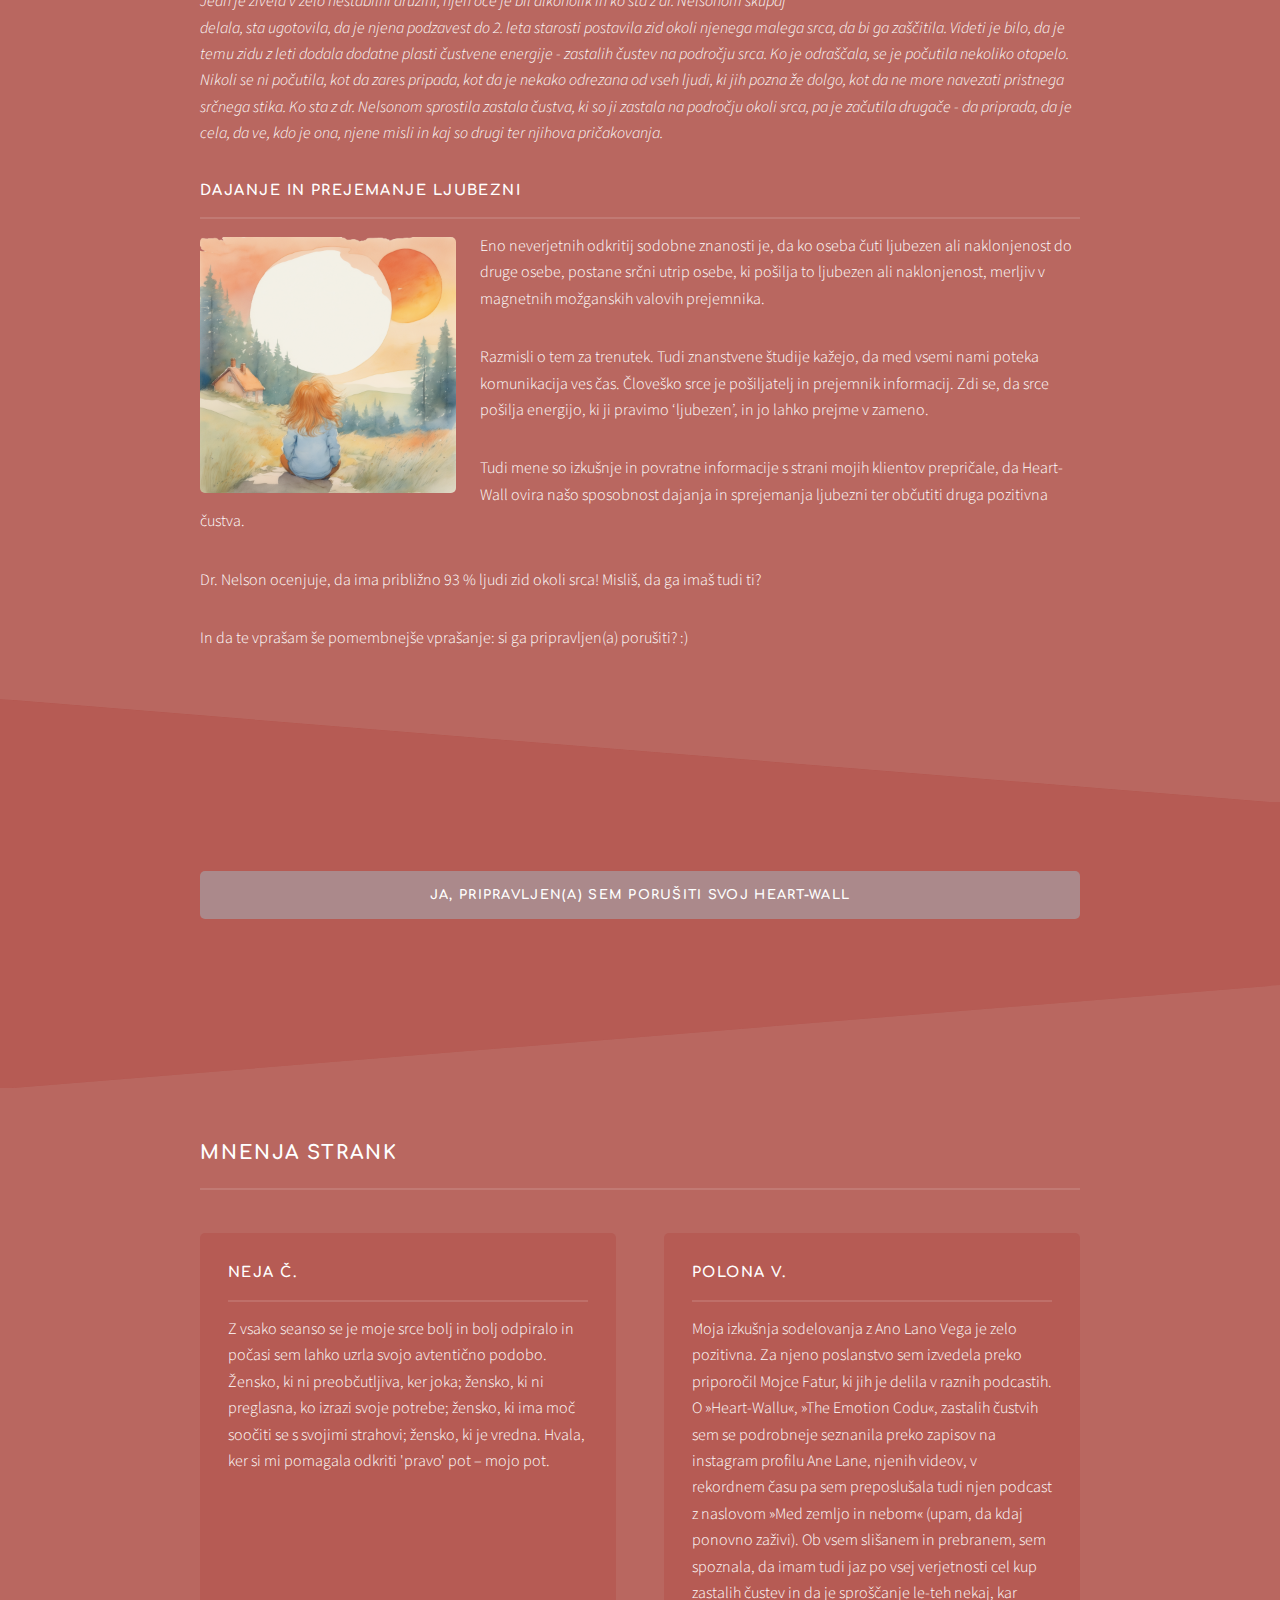
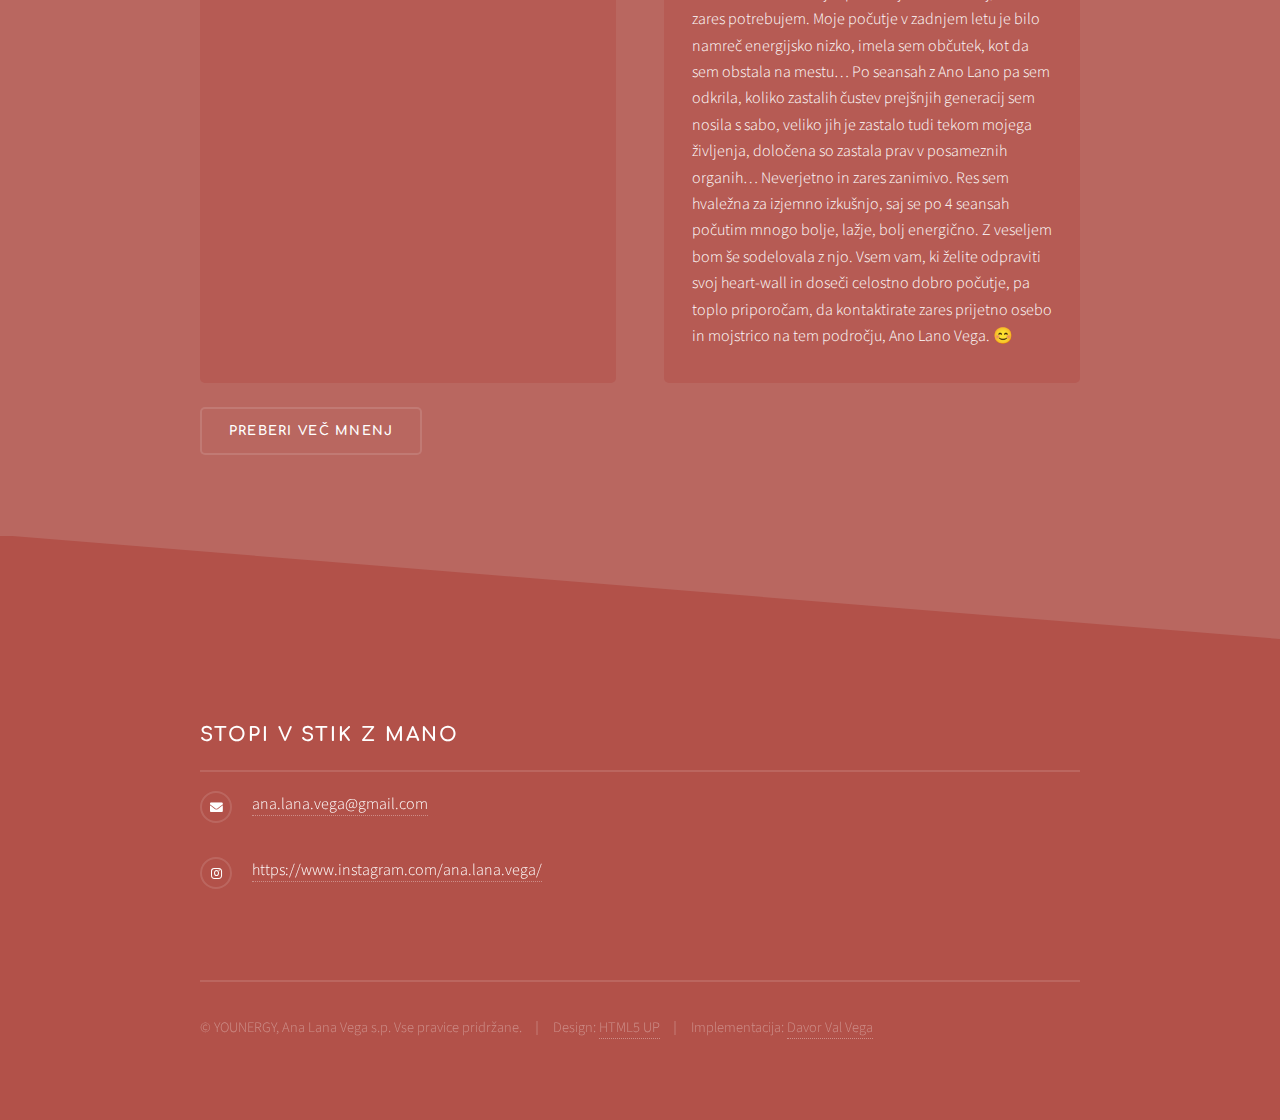
<file: heart-wall.html>
<!DOCTYPE HTML>
<!--
	Solid State by HTML5 UP
	html5up.net | @ajlkn
	Free for personal and commercial use under the CCA 3.0 license (html5up.net/license)
-->
<html lang="sl">
	<head>
		<title>Ana Lana Vega - Heart Wall</title>
		<meta charset="utf-8" />
		<meta name="viewport" content="width=device-width, initial-scale=1, user-scalable=no" />
		<link rel="icon" type="image/x-icon" href="images/favicon.ico">
		<link rel="stylesheet" href="assets/css/main.css" />
		<noscript><link rel="stylesheet" href="assets/css/noscript.css" /></noscript>
	</head>
	<!-- Google tag (gtag.js) -->
	<script async src="https://www.googletagmanager.com/gtag/js?id=G-9BHQQSWB5S"></script>
	<script>
	window.dataLayer = window.dataLayer || [];
	function gtag(){dataLayer.push(arguments);}
	gtag('js', new Date());

	gtag('config', 'G-9BHQQSWB5S');
	</script>
	<body class="is-preload">
		<div class="section2">
			<div class="bgg-wrap">
				<div class="bgg"></div>
			</div>
		<!-- Page Wrapper -->
			<div id="page-wrapper">

				<header id="header">
					<h1 style="display: inline-flex; align-items: center;">
						<a href="index.html" style="display: inline-flex;align-items: center;">
							<img class="topLogo" src="images/logo/logo-small.png" alt="" />
							<div class="topLogoTxt">YOUΞNERGY</div>
						</a>
					</h1>
					<nav>
						<a href="#menu">Menu</a>
					</nav>
				</header>

			<!-- Menu -->
				<nav id="menu">
					<div class="inner">
						<h2>Menu</h2>
						<ul class="links">
							<li><a href="index.html">Domov</a></li>
							<li><a href="emotion-code.html">Emotion Code</a></li>
							<li><a href="heart-wall.html">Heart-Wall</a></li>
							<li><a href="body-code.html">Body Code</a></li>
							<li><a href="dodatna-podpora.html">Dodatna podpora</a></li>
							<li><a href="blog.html">Zapisi</a></li>
							<li><a href="mnenja-strank.html">Mnenja strank</a></li>
						</ul>
						<a href="#" class="close">Close</a>
					</div>
				</nav>

				<!-- Wrapper -->
					<section id="wrapper">
						<header>
							<div class="inner">
								<h2>The Heart-wall®</h2>
								<p>“Verjamem, da je najpomembnejša stvar, ki jo lahko naredite zase ta, da se znebite ujetih negativnih čustev, ki morda tvorijo zid okoli vašega srca. Verjamem, da je The Emotion Code® trajna rešitev. Če ljudem pomagamo odvreči čustveno prtljago, jim lahko pomagamo pridobiti potencial, da postanejo opolnomočeni - da postanejo takšni, kot so namenjeni, da so. ”
									~ Dr. Bradley Nelson</p>
							</header>

						<!-- Content -->
							<div class="wrapper style3">
								<div class="inner">

									<h3 class="major">Srce je najbolj elektromagnetičen organ v naših telesih - zgenerira 60-1000x več moči in elektromagnetične energije kot naši možgani!</h3>
									<div><span class="image left"><img src="images/hw.png" alt=""></span>Znanstveniki so najprej začeli z merjenjem električnega polja srca s pomočjo elektrokardiograma (EKG) že pred več kot 120 leti, ne tako dolgo nazaj, pa so razvili novo napravo z imenom magnetokardiogram (MCG). MCG meri magnetno polje namesto električnega. Pri tem so prišli do zelo zanimive ugotovitve in sicer, da se magnetno polje srca razširja v premeru kar do 3,6 metra okoli naših teles. V povezavi s tem so potrdili nekaj norih zadev, ki si jih prej niti predstavljati niso mogli:
									<div>- vsak utrip srca pošlje signal prav do vseh celic v telesu</div>
									<div>- možgani ‘ubogajo’ sporočila, ki jih pošlje srce</div>
									<div>- srce lahko ‘misli’ samo zase - avtonomno</div>
									<div>- srce ima sposobnost, da si ‘zapomni’ stvari (npr. po transplantaciji srca poročajo o primerih, ko ljudje odkrijejo nove strasti - npr. ljubezen do igranja klavirja, ki ga prej nikoli niso igrali, sedaj pa ga kar znajo in to brez posebne vaje)</p>
									<p>Zagotovo ti je že kdo kdaj rekel: ‘Sledi svojemu srcu,’ kajne? To je zagotovo en izmed najboljših nasvetov, ampak kaj pa če imaš Heart-Wall?</p>
									
									<h3 class="major">The Heart-Wall®</h3>
									<p>Mogoče si že kdaj občutil/a fizični občutek, ki bi ga lahko poimenoval/a ‘boleče srce’. Občutek pritiska ali nelagodja v prsih, pa tudi grlu, ki se pojavi, ko nas nekdo prizadane ali pa občutimo obžalovanje, izgubo. Verjamemo, da je srce bistvo našega telesa - kot so verjeli tudi naši predniki. Kreator metode The Emotion Code®, dr. Bradley Nelson pa misli, da našemu spiritu, duhu v nas, ta občutek ni všeč. Verjame, da če doživimo te občutke večkrat v življenju, lahko naša podzavest oblikuje energijski zid, da zaščiti naše srce pred nadaljnjimi srčnimi bolečinami. Ta energijski zid imenujemo srčna stena oz. Heart-Wall.</p>   
									<span class="image right"><img src="images/hw-woman.jpg" alt=""></span>
									<p>Vsak človek ima zastala čustva, pravzaprav bi jih naj imel povprečen odrasel človek kar okoli 180, a nekatera tudi podedujemo, zastanejo pred našim spočetjem ali pred rojstvom, druga pa seveda ‘pridelamo’ v času naših življenj. Zastanejo lahko kjerkoli v naših telesih, čeprav v večini primerov velja, kot kdaj slišimo, da žalost zastane v pljučih, jeza v jetrih itd.</p> 
									<p>Heart-Wall pa je sestavljen iz zastalih čustev, ki so zastala na območju srca in tako nas po eni strani varuje(jo), po drugi pa omejuje(jo). Varujejo pred tem, da bi bili ponovno ali še bolj prizadeti, omejujejo pa pred tem, da bi sledili svojemu srcu in dosegli uspeh.</p>
									<span><i>Jean je živela v zelo nestabilni družini, njen oče je bil alkoholik in ko sta z dr. Nelsonom skupaj delala, sta ugotovila, da je njena podzavest do 2. leta starosti postavila zid okoli njenega malega srca, da bi ga zaščitila. Videti je bilo, da je temu zidu z leti dodala dodatne plasti čustvene energije - zastalih čustev na področju srca. Ko je odraščala, se je počutila nekoliko otopelo. Nikoli se ni počutila, kot da zares pripada, kot da je nekako odrezana od vseh ljudi, ki jih pozna že dolgo, kot da ne more navezati pristnega srčnega stika. Ko sta z dr. Nelsonom sprostila zastala čustva, ki so ji zastala na področju okoli srca, pa je začutila drugače - da priprada, da je cela, da ve, kdo je ona, njene misli in kaj so drugi ter njihova pričakovanja.</i></span></p>		
									<h3 class="major">Dajanje in prejemanje ljubezni</h3>
									<span class="image left"><img src="images/giving.png" alt=""></span><p>Eno neverjetnih odkritij sodobne znanosti je, da ko oseba čuti ljubezen ali naklonjenost do druge osebe, postane srčni utrip osebe, ki pošilja to ljubezen ali naklonjenost, merljiv v magnetnih možganskih valovih prejemnika.</p>
									<p>Razmisli o tem za trenutek. Tudi znanstvene študije kažejo, da med vsemi nami poteka komunikacija ves čas. Človeško srce je pošiljatelj in prejemnik informacij. Zdi se, da srce pošilja energijo, ki ji pravimo ‘ljubezen’, in jo lahko prejme v zameno.</p>
									<p>Tudi mene so izkušnje in povratne informacije s strani mojih klientov prepričale, da Heart-Wall ovira našo sposobnost dajanja in sprejemanja ljubezni ter občutiti druga pozitivna čustva.</p>
									<p>Dr. Nelson ocenjuje, da ima približno 93 % ljudi zid okoli srca! Misliš, da ga imaš tudi ti?</p>
									<p>In da te vprašam še pomembnejše vprašanje: si ga pripravljen(a) porušiti? :)</p>
								</div>
							</div>

						</section>
						<!-- Two -->
						<section id="two" class="wrapper alt style2">
							<div class="inner">
								<div class="content">
									<div style="padding-top: 20px;"></div>
									<a href="mailto:ana.lana.vega@gmail.com" style="overflow: auto;	text-wrap: pretty; display: inline-table;" class="button primary fit"><div>Ja, pripravljen(a) sem porušiti svoj Heart-Wall</div></a>
									<div style="padding-top: 50px;"></div>
								</div>

							</div>
						</section>	
						<!-- Four -->
						<section id="four" class="wrapper style3">
							<div class="inner">
								<h2 class="major">MNENJA STRANK</h2>
								<section class="features">
									<article class="softArticle">
										<h3 class="major">Neja Č.</h3>
										<p>Z vsako seanso se je moje srce bolj in bolj odpiralo in počasi sem lahko uzrla svojo avtentično podobo. Žensko, ki ni preobčutljiva, ker joka; žensko, ki ni preglasna, ko izrazi svoje potrebe; žensko, ki ima moč soočiti se s svojimi strahovi; žensko, ki je vredna. Hvala, ker si mi pomagala odkriti 'pravo' pot – mojo pot.</p>
									</article>
									<article  class="softArticle">
										<h3 class="major">Polona V.</h3>
										<p>Moja izkušnja sodelovanja z Ano Lano Vega je zelo pozitivna. Za njeno poslanstvo sem izvedela preko priporočil Mojce Fatur, ki jih je delila v raznih podcastih. O »Heart-Wallu«, »The Emotion Codu«, zastalih čustvih sem se podrobneje seznanila preko zapisov na instagram profilu Ane Lane, njenih videov, v rekordnem času pa sem preposlušala tudi njen podcast z naslovom »Med zemljo in nebom« (upam, da kdaj ponovno zaživi). Ob vsem slišanem in prebranem, sem spoznala, da imam tudi jaz po vsej verjetnosti cel kup zastalih čustev in da je sproščanje le-teh nekaj, kar zares potrebujem. Moje počutje v zadnjem letu je bilo namreč energijsko nizko, imela sem občutek, kot da sem obstala na mestu… Po seansah z Ano Lano pa sem odkrila, koliko zastalih čustev prejšnjih generacij sem nosila s sabo, veliko jih je zastalo tudi tekom mojega življenja, določena so zastala prav v posameznih organih… Neverjetno in zares zanimivo. Res sem hvaležna za izjemno izkušnjo, saj se po 4 seansah počutim mnogo bolje, lažje, bolj energično. Z veseljem bom še sodelovala z njo. Vsem vam, ki želite odpraviti svoj heart-wall in doseči celostno dobro počutje, pa toplo priporočam, da kontaktirate zares prijetno osebo in mojstrico na tem področju, Ano Lano Vega. 😊</p>
									</article>
									<ul class="actions">
										<li><a href="mnenja-strank.html" class="button">Preberi več mnenj</a></li>
									</ul>
								</section>
							</div>
						</section>

				</section>	
				<!-- Footer -->
				<section id="footer">
					<div class="inner">
						<h2 class="major">Stopi v stik z mano</h2>
						<ul class="contact">
							</li>
							<li class="icon solid fa-envelope"><a href="mailto:ana.lana.vega@gmail.com">ana.lana.vega@gmail.com</a></li>
							<li class="icon brands fa-instagram"><a href="https://www.instagram.com/ana.lana.vega">https://www.instagram.com/ana.lana.vega/</a></li>
						</ul>
						<ul class="copyright">
							<li>&copy; YOUNERGY, Ana Lana Vega s.p. Vse pravice pridržane.</li><li>Design: <a href="http://html5up.net" target="_blank">HTML5 UP</a></li><li>Implementacija: <a href="https://www.linkedin.com/in/vega10/" target="_blank">Davor Val Vega</a></li>
						</ul>
					</div>
				</section>

			</div>
		</div>
		<!-- Scripts -->
			<script src="assets/js/jquery.min.js"></script>
			<script src="assets/js/jquery.scrollex.min.js"></script>
			<script src="assets/js/browser.min.js"></script>
			<script src="assets/js/breakpoints.min.js"></script>
			<script src="assets/js/util.js"></script>
			<script src="assets/js/main.js"></script>

	</body>
</html>
</file>
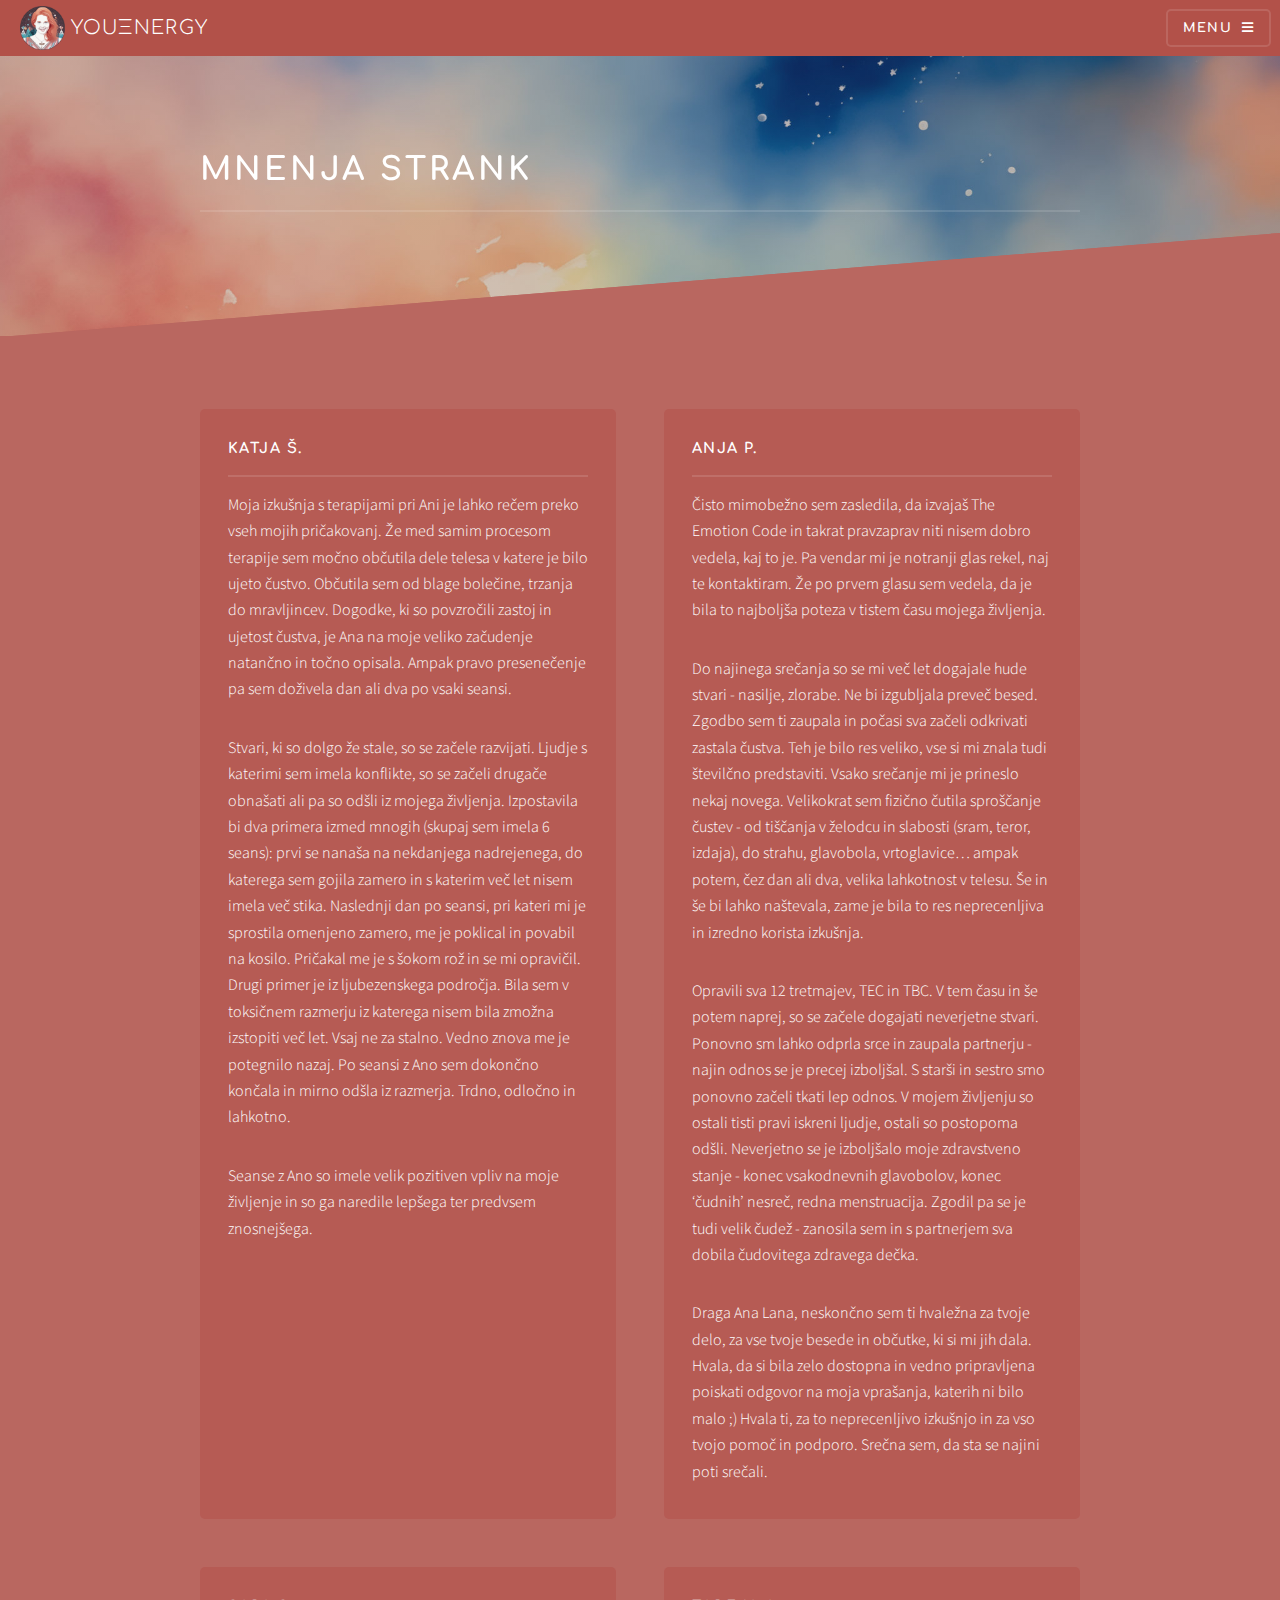
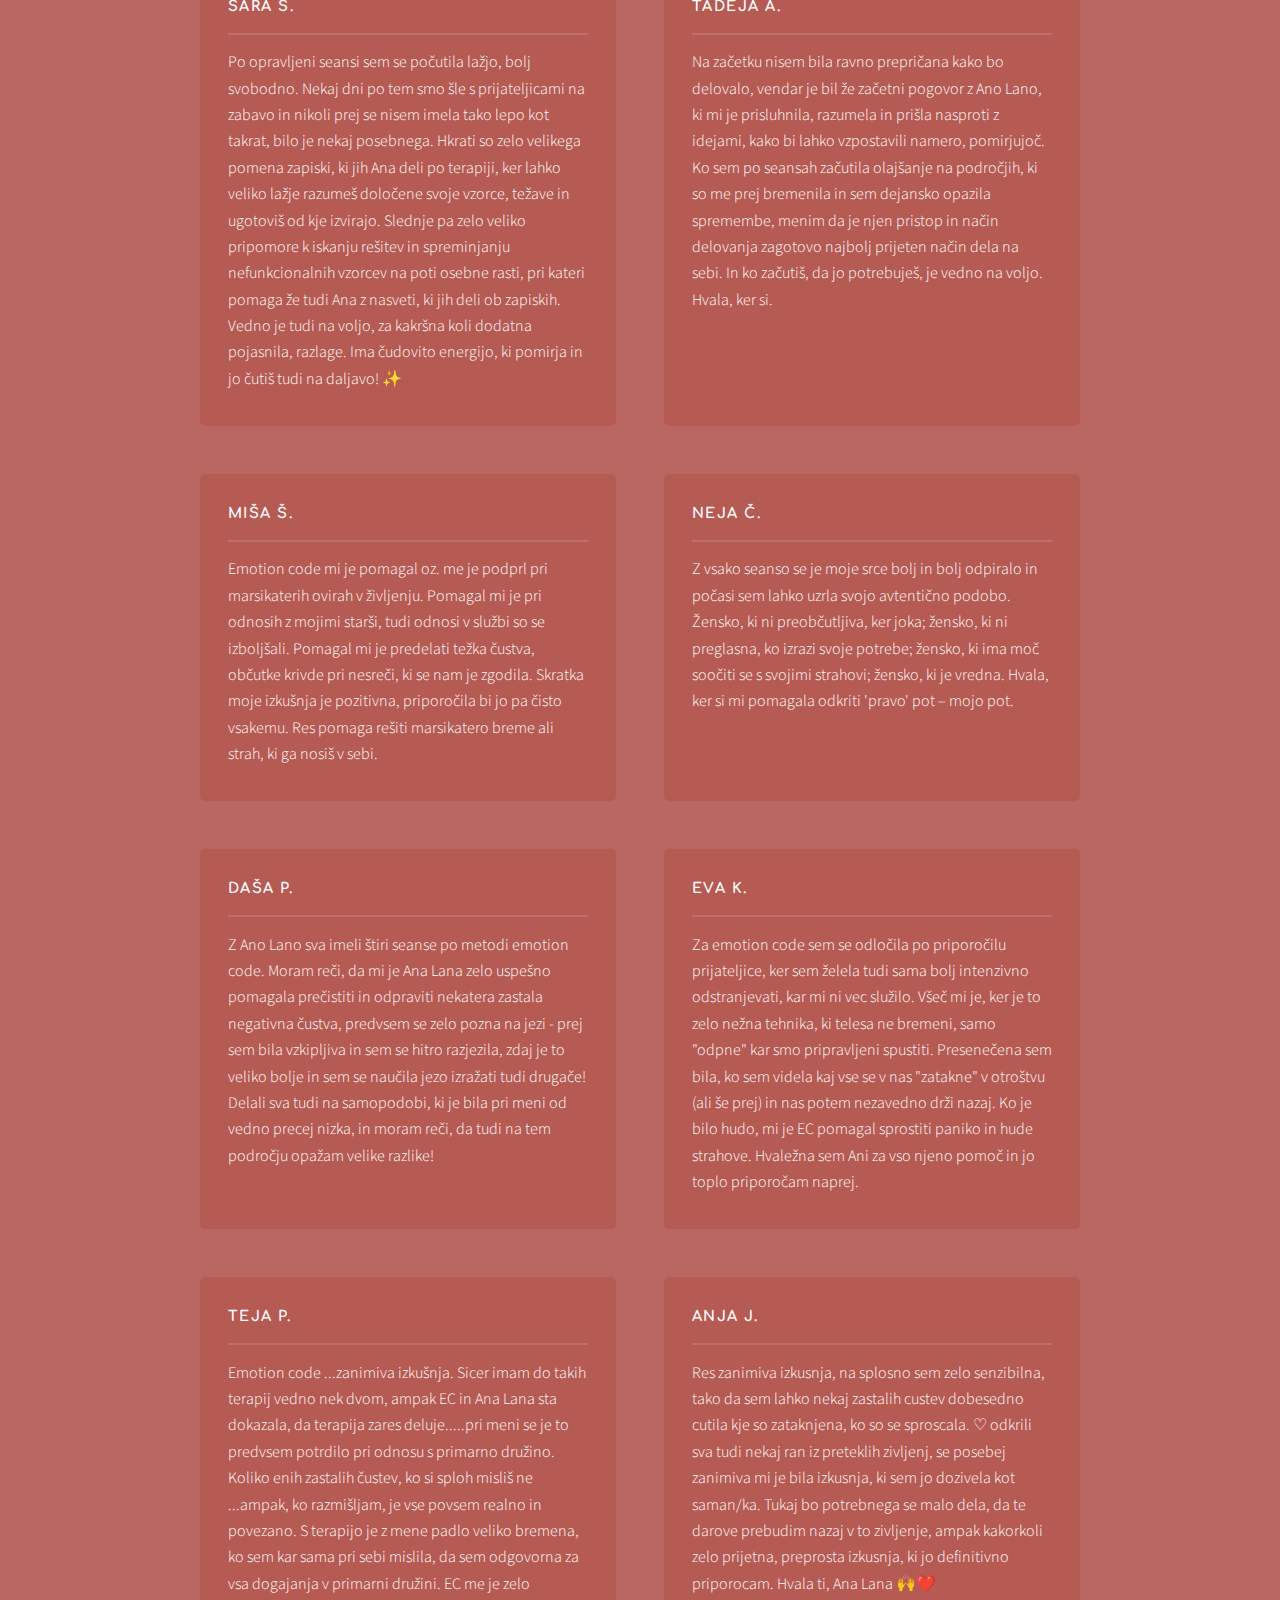
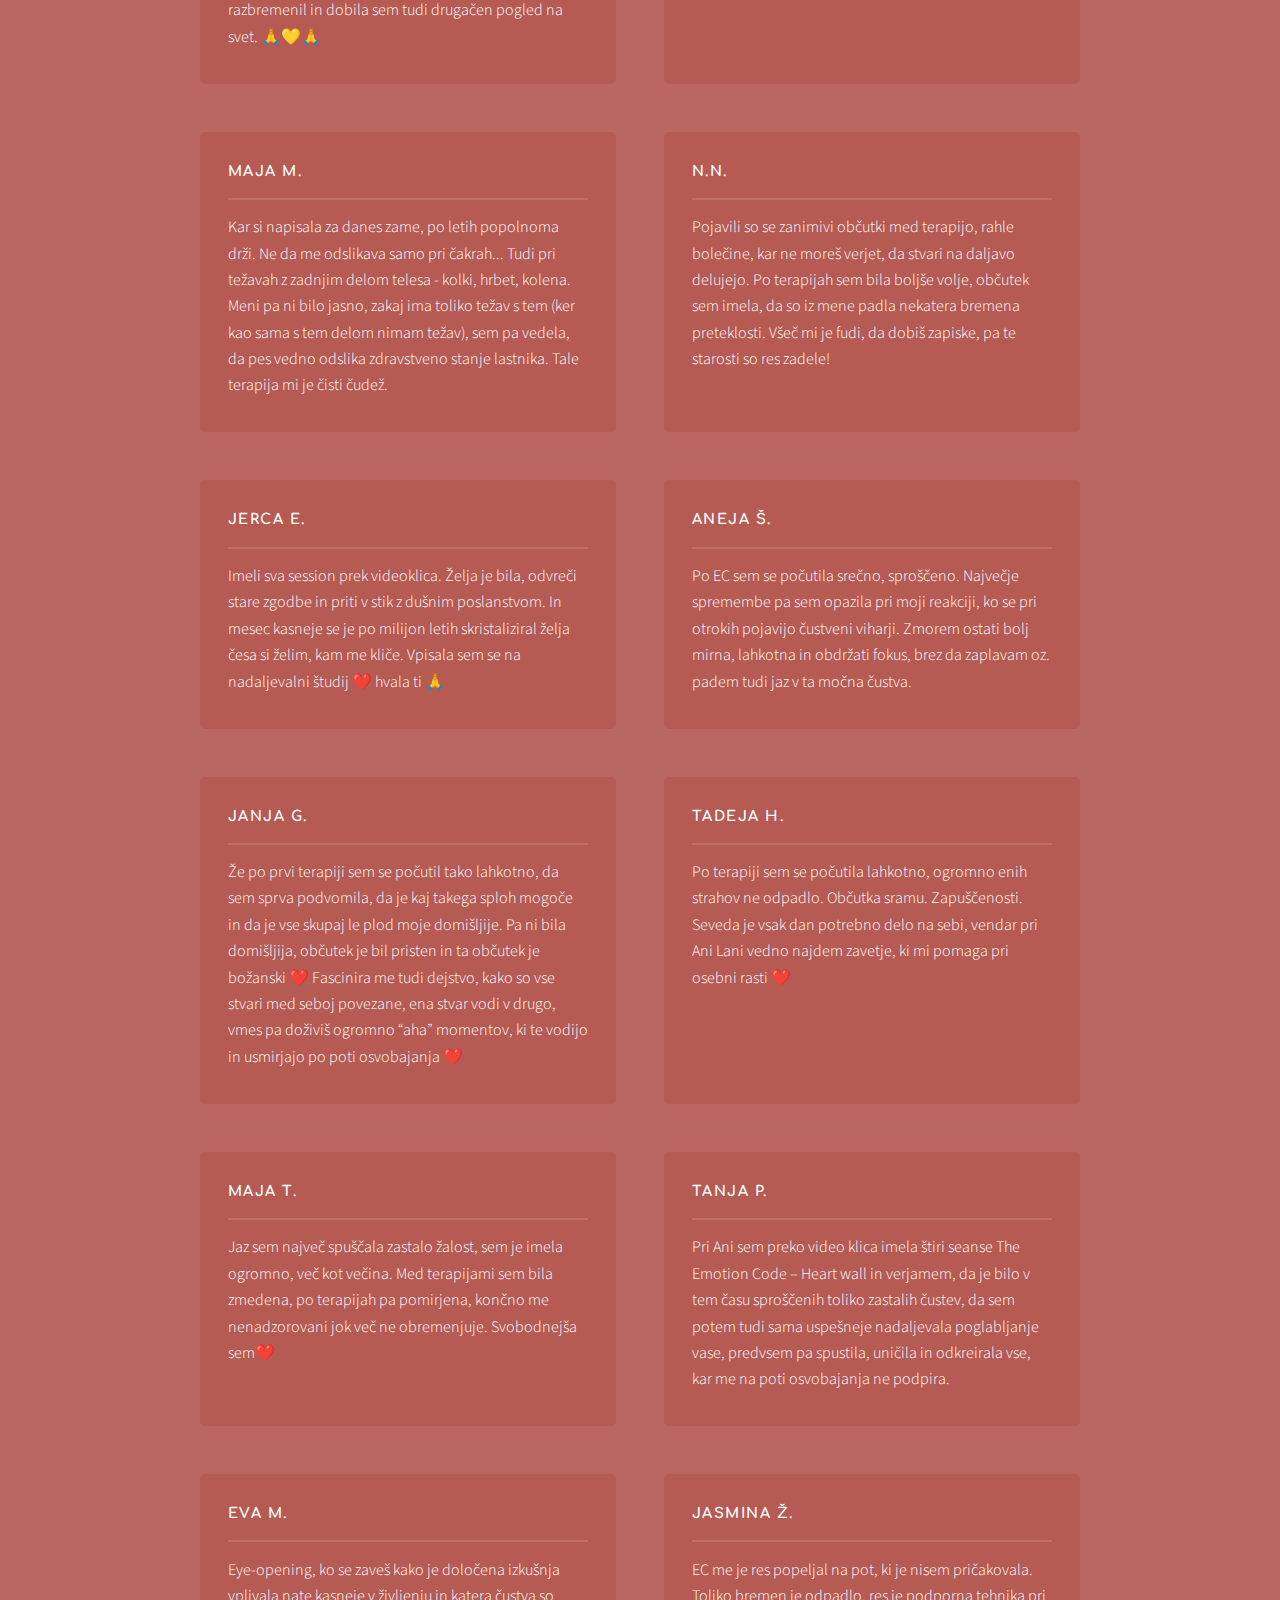
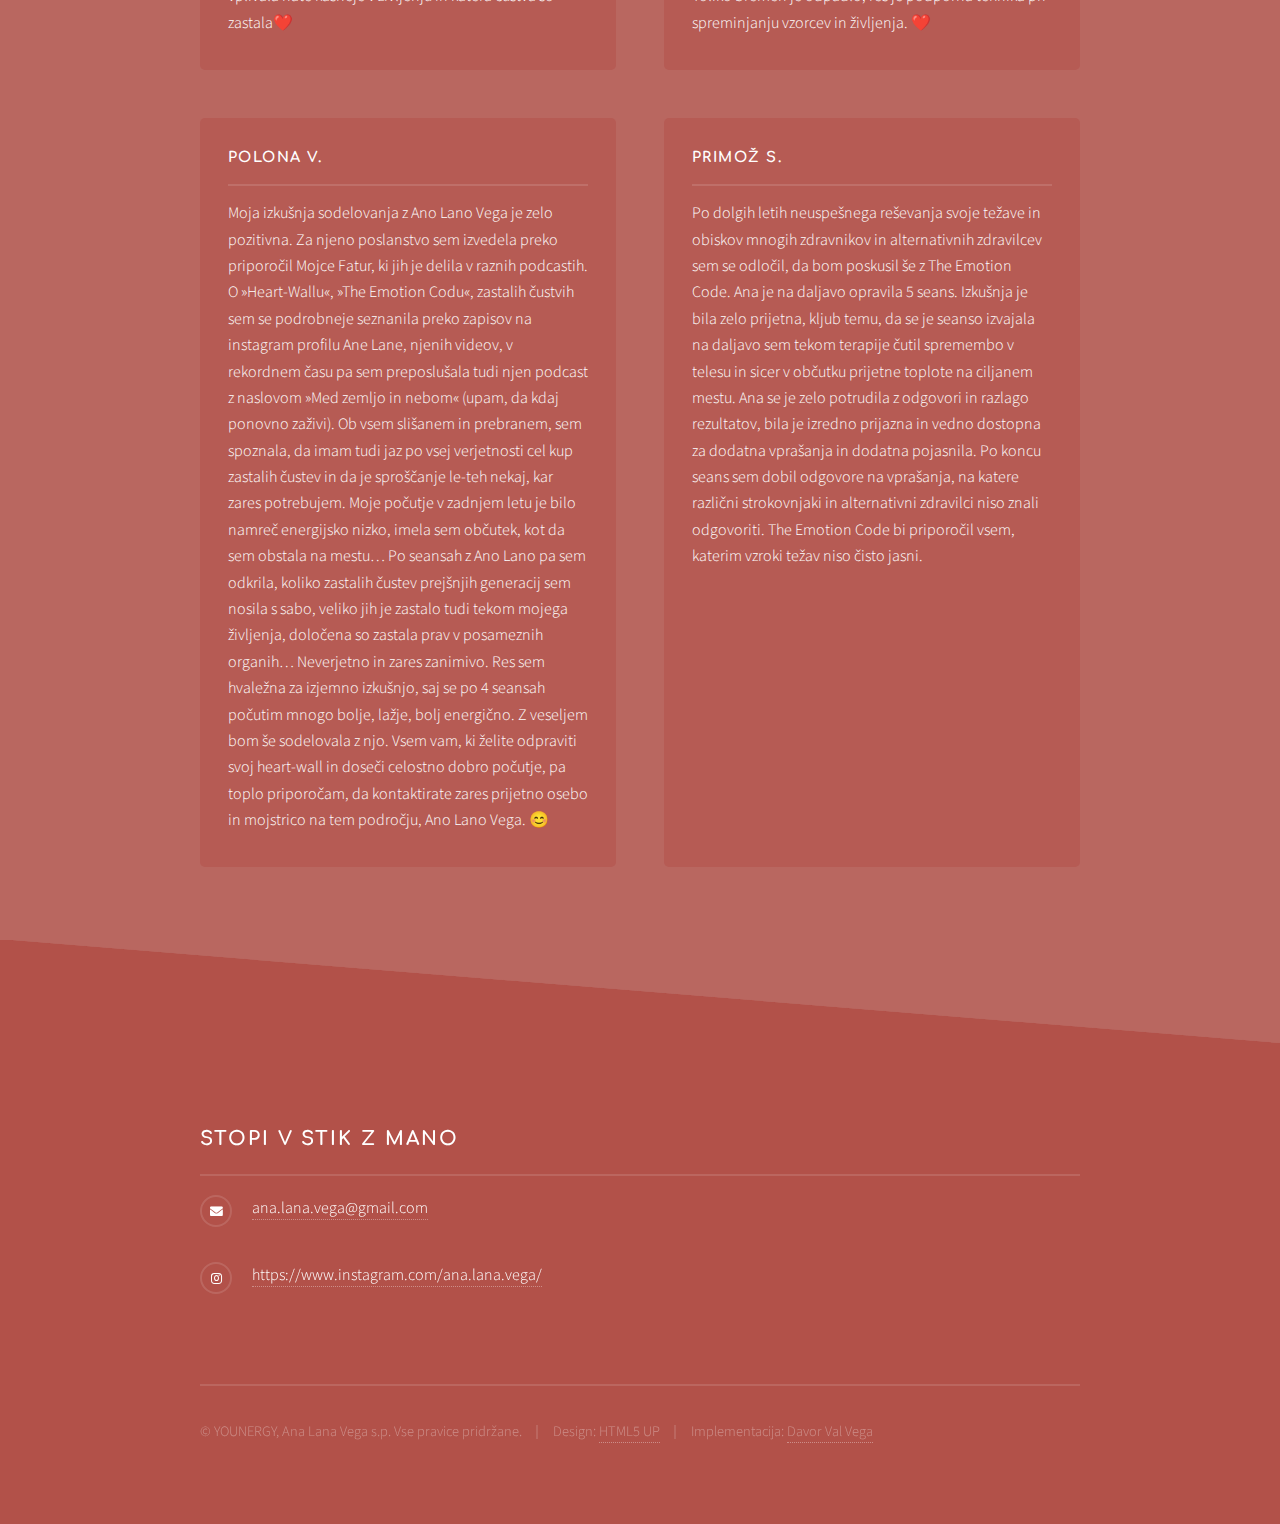
<file: mnenja-strank.html>
<!DOCTYPE HTML>
<!--
	Solid State by HTML5 UP
	html5up.net | @ajlkn
	Free for personal and commercial use under the CCA 3.0 license (html5up.net/license)
-->
<html lang="sl">
	<head>
		<title>Ana Lana Vega - Mnenja Strank</title>
		<meta charset="utf-8" />
		<meta name="viewport" content="width=device-width, initial-scale=1, user-scalable=no" />
		<link rel="icon" type="image/x-icon" href="images/favicon.ico">
		<link rel="stylesheet" href="assets/css/main.css" />
		<noscript><link rel="stylesheet" href="assets/css/noscript.css" /></noscript>
	</head>
		<!-- Google tag (gtag.js) -->
		<script async src="https://www.googletagmanager.com/gtag/js?id=G-9BHQQSWB5S"></script>
		<script>
		window.dataLayer = window.dataLayer || [];
		function gtag(){dataLayer.push(arguments);}
		gtag('js', new Date());
	
		gtag('config', 'G-9BHQQSWB5S');
		</script>
	<body class="is-preload">
		<div class="section2">
			<div class="bgg-wrap">
				<div class="bgg"></div>
			</div>
		<!-- Page Wrapper -->
			<div id="page-wrapper">

				<!-- Header -->
				<header id="header">
					<h1 style="display: inline-flex; align-items: center;">
						<a href="index.html" style="display: inline-flex;align-items: center;">
							<img class="topLogo" src="images/logo/logo-small.png" alt="" />
							<div class="topLogoTxt">YOUΞNERGY</div>
						</a>
					</h1>
					<nav>
						<a href="#menu">Menu</a>
					</nav>
				</header>

			<!-- Menu -->
				<nav id="menu">
					<div class="inner">
						<h2>Menu</h2>
						<ul class="links">
							<li><a href="index.html">Domov</a></li>
							<li><a href="emotion-code.html">Emotion Code</a></li>
							<li><a href="heart-wall.html">Heart-Wall</a></li>
							<li><a href="body-code.html">Body Code</a></li>
							<li><a href="dodatna-podpora.html">Dodatna podpora</a></li>
							<li><a href="blog.html">Zapisi</a></li>
							<li><a href="mnenja-strank.html">Mnenja strank</a></li>
						</ul>
						<a href="#" class="close">Close</a>
					</div>
				</nav>
				<!-- Wrapper -->
					<section id="wrapper">
						<header>
							<div class="inner">
								<h2>Mnenja strank</h2>
							</div>
						</header>
				<!-- Content -->
					<div class="wrapper style3">
						<div class="">
				<!-- Four -->
				<section id="four" class="wrapper style3">
					<div class="inner">
						<section class="features">
							<article class="softArticle">
								<h3 class="major">Katja Š.</h3>
								<p>Moja izkušnja s terapijami pri Ani je lahko rečem preko vseh mojih pričakovanj. Že med samim procesom terapije sem močno občutila dele telesa v katere je bilo ujeto čustvo. Občutila sem od blage bolečine, trzanja do mravljincev. Dogodke, ki so povzročili zastoj in ujetost čustva, je Ana na moje veliko začudenje natančno in točno opisala. Ampak pravo presenečenje pa sem doživela dan ali dva po vsaki seansi.
								<p>Stvari, ki so dolgo že stale, so se začele razvijati. Ljudje s katerimi sem imela konflikte, so se začeli drugače obnašati ali pa so odšli iz mojega življenja. Izpostavila bi dva primera izmed mnogih (skupaj sem imela 6 seans): prvi se nanaša na nekdanjega nadrejenega, do katerega sem gojila zamero in s katerim več let nisem imela več stika. Naslednji dan po seansi, pri kateri mi je sprostila omenjeno zamero, me je poklical in povabil na kosilo. Pričakal me je s šokom rož in se mi opravičil. Drugi primer je iz ljubezenskega področja. Bila sem v toksičnem razmerju iz katerega nisem bila zmožna izstopiti več let. Vsaj ne za stalno. Vedno znova me je potegnilo nazaj. Po seansi z Ano sem dokončno končala in mirno odšla iz razmerja. Trdno, odločno in lahkotno.
								<p>Seanse z Ano so imele velik pozitiven vpliv na moje življenje in so ga naredile lepšega ter predvsem znosnejšega.</p>
							</article>	
							<article class="softArticle">
								<h3 class="major">Anja P.</h3>
								<p>Čisto mimobežno sem zasledila, da izvajaš The Emotion Code in takrat pravzaprav niti nisem dobro vedela, kaj to je. Pa vendar mi je notranji glas rekel, naj te kontaktiram. Že po prvem glasu sem vedela, da je bila to najboljša poteza v tistem času mojega življenja. 
								<p>Do najinega srečanja so se mi več let dogajale hude stvari - nasilje, zlorabe. Ne bi izgubljala preveč besed. Zgodbo sem ti zaupala in počasi sva začeli odkrivati zastala čustva. Teh je bilo res veliko, vse si mi znala tudi številčno predstaviti. Vsako srečanje mi je prineslo nekaj novega. Velikokrat sem fizično čutila sproščanje čustev - od tiščanja v želodcu in slabosti (sram, teror, izdaja), do strahu, glavobola, vrtoglavice… ampak potem, čez dan ali dva, velika lahkotnost v telesu. Še in še bi lahko naštevala, zame je bila to res neprecenljiva in izredno korista izkušnja.
								<p>Opravili sva 12 tretmajev, TEC in TBC. V tem času in še potem naprej, so se začele dogajati neverjetne stvari. Ponovno sm lahko odprla srce in zaupala partnerju - najin odnos se je precej izboljšal. S starši in sestro smo ponovno začeli tkati lep odnos. V mojem življenju so ostali tisti pravi iskreni ljudje, ostali so postopoma odšli. Neverjetno se je izboljšalo moje zdravstveno stanje - konec vsakodnevnih glavobolov, konec ‘čudnih’ nesreč, redna menstruacija. Zgodil pa se je tudi velik čudež - zanosila sem in s partnerjem sva dobila čudovitega zdravega dečka. 
								<p>Draga Ana Lana, neskončno sem ti hvaležna za tvoje delo, za vse tvoje besede in občutke, ki si mi jih dala. Hvala, da si bila zelo dostopna in vedno pripravljena poiskati odgovor na moja vprašanja, katerih ni bilo malo ;) Hvala ti, za to neprecenljivo izkušnjo in za vso tvojo pomoč in podporo. Srečna sem, da sta se najini poti srečali.</p>
							</article>
							<article class="softArticle">
								<h3 class="major">Sara S.</h3>
								<p>Po opravljeni seansi sem se počutila lažjo, bolj svobodno. Nekaj dni po tem smo šle s prijateljicami na zabavo in nikoli prej se nisem imela tako lepo kot takrat, bilo je nekaj posebnega. Hkrati so zelo velikega pomena zapiski, ki jih Ana deli po terapiji, ker lahko veliko lažje razumeš določene svoje vzorce, težave in ugotoviš od kje izvirajo. Slednje pa zelo veliko pripomore k iskanju rešitev in spreminjanju nefunkcionalnih vzorcev na poti osebne rasti, pri kateri pomaga že tudi Ana z nasveti, ki jih deli ob zapiskih. Vedno je tudi na voljo, za kakršna koli dodatna pojasnila, razlage. Ima čudovito energijo, ki pomirja in jo čutiš tudi na daljavo! ✨</p>
							</article>
							<article class="softArticle">
								<h3 class="major">Tadeja A.</h3>
								<p>Na začetku nisem bila ravno prepričana kako bo delovalo, vendar je bil že začetni pogovor z Ano Lano, ki mi je prisluhnila, razumela in prišla nasproti z idejami, kako bi lahko vzpostavili namero, pomirjujoč. Ko sem po seansah začutila olajšanje na področjih, ki so me prej bremenila in sem dejansko opazila spremembe, menim da je njen pristop in način delovanja zagotovo najbolj prijeten način dela na sebi. In ko začutiš, da jo potrebuješ, je vedno na voljo. Hvala, ker si.</p>
							</article>
							<article class="softArticle">
								<h3 class="major">Miša Š.</h3>
								<p>Emotion code mi je pomagal oz. me je podprl pri marsikaterih ovirah v življenju. Pomagal mi je pri odnosih z mojimi starši, tudi odnosi v službi so se izboljšali. Pomagal mi je predelati težka čustva, občutke krivde pri nesreči, ki se nam je zgodila.
									Skratka moje izkušnja je pozitivna, priporočila bi jo pa čisto vsakemu. Res pomaga rešiti marsikatero breme ali strah, ki ga nosiš v sebi. </p>
							</article>
							<article class="softArticle">
								<h3 class="major">Neja Č.</h3>
								<p>Z vsako seanso se je moje srce bolj in bolj odpiralo in počasi sem lahko uzrla svojo avtentično podobo. Žensko, ki ni preobčutljiva, ker joka; žensko, ki ni preglasna, ko izrazi svoje potrebe; žensko, ki ima moč soočiti se s svojimi strahovi; žensko, ki je vredna. Hvala, ker si mi pomagala odkriti 'pravo' pot – mojo pot.</p>
							</article>
							<article class="softArticle">
								<h3 class="major">Daša P.</h3>
								<p>Z Ano Lano sva imeli štiri seanse po metodi emotion code. Moram reči, da mi je Ana Lana zelo uspešno pomagala prečistiti in odpraviti nekatera zastala negativna čustva, predvsem se zelo pozna na jezi - prej sem bila vzkipljiva in sem se hitro razjezila, zdaj je to veliko bolje in sem se naučila jezo izražati tudi drugače! Delali sva tudi na samopodobi, ki je bila pri meni od vedno precej nizka, in moram reči, da tudi na tem področju opažam velike razlike! </p>
							</article>
							<article class="softArticle">
								<h3 class="major">Eva K.</h3>
								<p>Za emotion code sem se odločila po priporočilu prijateljice, ker sem želela tudi sama bolj intenzivno odstranjevati, kar mi ni vec služilo. Všeč mi je, ker je to zelo nežna tehnika, ki telesa ne bremeni, samo "odpne" kar smo pripravljeni spustiti. Presenečena sem bila, ko sem videla kaj vse se v nas "zatakne" v otroštvu (ali še prej) in nas potem nezavedno drži nazaj.
									Ko je bilo hudo, mi je EC pomagal sprostiti paniko in hude strahove. Hvaležna sem Ani za vso njeno pomoč in jo toplo priporočam naprej.</p>
							</article>
							<article class="softArticle">
								<h3 class="major">Teja P.</h3>
								<p>Emotion code ...zanimiva izkušnja. Sicer imam do takih terapij vedno nek dvom, ampak EC in Ana Lana sta dokazala, da terapija zares deluje.....pri meni se je to predvsem potrdilo pri  odnosu s primarno družino. Koliko enih zastalih čustev, ko si sploh misliš ne ...ampak, ko razmišljam, je vse povsem realno in povezano. S terapijo je z mene padlo veliko bremena, ko sem kar sama pri sebi mislila, da sem odgovorna za vsa dogajanja v primarni družini. EC me je zelo razbremenil in dobila sem tudi drugačen pogled na svet. 🙏💛🙏 </p>
							</article>
							<article class="softArticle">
								<h3 class="major">Anja J.</h3>
								<p>Res zanimiva izkusnja, na splosno sem zelo senzibilna, tako da sem lahko nekaj zastalih custev dobesedno cutila kje so zataknjena, ko so se sproscala. ♡ odkrili sva tudi nekaj ran iz preteklih zivljenj, se posebej zanimiva mi je bila izkusnja, ki sem jo dozivela kot saman/ka. Tukaj bo potrebnega se malo dela, da te darove prebudim nazaj v to zivljenje, ampak kakorkoli zelo prijetna, preprosta izkusnja, ki jo definitivno priporocam. Hvala ti, Ana Lana 🙌❤️</p>
							</article>
							<article class="softArticle">
								<h3 class="major">Maja M.</h3>
								<p>Kar si napisala za danes zame, po letih popolnoma  drži. Ne da me odslikava samo pri čakrah... Tudi pri težavah z zadnjim delom telesa - kolki, hrbet, kolena. Meni pa ni bilo jasno, zakaj ima toliko težav s tem (ker kao sama s tem delom nimam težav), sem pa vedela, da pes vedno odslika zdravstveno stanje lastnika. Tale terapija mi je čisti čudež. </p>
							</article>
							<article class="softArticle">
								<h3 class="major">N.N.</h3>
								<p>Pojavili so se zanimivi občutki med terapijo, rahle bolečine, kar ne moreš verjet, da stvari na daljavo delujejo. Po terapijah sem bila boljše volje, občutek sem imela, da so iz mene padla nekatera bremena preteklosti. Všeč mi je fudi, da dobiš zapiske, pa te starosti so res zadele!</p>
							</article>
							<article class="softArticle">
								<h3 class="major">Jerca E.</h3>
								<p>Imeli sva session prek videoklica. Želja je bila, odvreči stare zgodbe in priti v stik z dušnim poslanstvom. In mesec kasneje se je po milijon letih skristaliziral želja česa si želim, kam me kliče. Vpisala sem se na nadaljevalni študij ❤️ hvala ti 🙏</p>
							</article>
							<article class="softArticle">
								<h3 class="major">Aneja Š.</h3>
								<p>Po EC sem se počutila srečno, sproščeno. Največje spremembe pa sem opazila pri moji reakciji, ko se pri otrokih pojavijo čustveni viharji. Zmorem ostati bolj mirna, lahkotna in obdržati fokus, brez da zaplavam oz. padem tudi jaz v ta močna čustva.</p>
							</article>
							<article class="softArticle">
								<h3 class="major">Janja G.</h3>
								<p>Že po prvi terapiji sem se počutil tako lahkotno, da sem sprva podvomila, da je kaj takega sploh mogoče in da je vse skupaj le plod moje domišljije. Pa ni bila domišljija, občutek je bil pristen in ta občutek je božanski ❤️ Fascinira me tudi dejstvo, kako so vse stvari med seboj povezane, ena stvar vodi v drugo, vmes pa doživiš ogromno “aha” momentov, ki te vodijo in usmirjajo po poti osvobajanja ❤️</p>
							</article>
							<article class="softArticle">
								<h3 class="major">Tadeja H.</h3>
								<p>Po terapiji sem se počutila lahkotno, ogromno enih strahov ne odpadlo. Občutka sramu. Zapuščenosti. Seveda je vsak dan potrebno delo na sebi, vendar pri Ani Lani vedno najdem zavetje, ki mi pomaga pri osebni rasti ❤️</p>
							</article>
							<article class="softArticle">
								<h3 class="major">Maja T.</h3>
								<p>Jaz sem največ spuščala zastalo žalost, sem je imela ogromno, več kot večina. Med terapijami sem bila zmedena, po terapijah pa pomirjena, končno me nenadzorovani jok več ne obremenjuje. Svobodnejša sem❤️</p>
							</article>
							<article class="softArticle">
								<h3 class="major">Tanja P.</h3>
								<p>Pri Ani sem preko video klica imela štiri seanse The Emotion Code – Heart wall in verjamem, da je bilo v tem času sproščenih toliko zastalih čustev, da sem potem tudi sama uspešneje nadaljevala poglabljanje vase, predvsem pa spustila, uničila in odkreirala vse, kar me na poti osvobajanja ne podpira.</p>
							</article>	
							<article class="softArticle">
								<h3 class="major">Eva M.</h3>
								<p>Eye-opening, ko se zaveš kako je določena izkušnja vplivala nate kasneje v življenju in katera čustva so zastala❤️</p>
							</article>
							<article class="softArticle">
								<h3 class="major">Jasmina Ž.</h3>
								<p>EC me je res popeljal na pot, ki je nisem pričakovala. Toliko bremen je odpadlo, res je podporna tehnika pri spreminjanju vzorcev in življenja. ❤️</p>
							</article>
							<article class="softArticle">
								<h3 class="major">Polona V.</h3>
								<p>Moja izkušnja sodelovanja z Ano Lano Vega je zelo pozitivna. Za njeno poslanstvo sem izvedela preko priporočil Mojce Fatur, ki jih je delila v raznih podcastih. O »Heart-Wallu«, »The Emotion Codu«, zastalih čustvih sem se podrobneje seznanila preko zapisov na instagram profilu Ane Lane, njenih videov, v rekordnem času pa sem preposlušala tudi njen podcast z naslovom »Med zemljo in nebom« (upam, da kdaj ponovno zaživi). Ob vsem slišanem in prebranem, sem spoznala, da imam tudi jaz po vsej verjetnosti cel kup zastalih čustev in da je sproščanje le-teh nekaj, kar zares potrebujem. Moje počutje v zadnjem letu je bilo namreč energijsko nizko, imela sem občutek, kot da sem obstala na mestu… Po seansah z Ano Lano pa sem odkrila, koliko zastalih čustev prejšnjih generacij sem nosila s sabo, veliko jih je zastalo tudi tekom mojega življenja, določena so zastala prav v posameznih organih… Neverjetno in zares zanimivo. Res sem hvaležna za izjemno izkušnjo, saj se po 4 seansah počutim mnogo bolje, lažje, bolj energično. Z veseljem bom še sodelovala z njo. Vsem vam, ki želite odpraviti svoj heart-wall in doseči celostno dobro počutje, pa toplo priporočam, da kontaktirate zares prijetno osebo in mojstrico na tem področju, Ano Lano Vega. 😊</p>
							</article>
							<article class="softArticle">
								<h3 class="major">Primož S.</h3>
								<p>Po dolgih letih neuspešnega reševanja svoje težave in obiskov mnogih zdravnikov in alternativnih zdravilcev sem se odločil, da bom poskusil še z The Emotion Code. Ana je na daljavo opravila 5 seans. Izkušnja je bila zelo prijetna, kljub temu, da se je seanso izvajala na daljavo sem tekom terapije čutil spremembo v telesu in sicer v občutku prijetne toplote na ciljanem mestu. Ana se je zelo potrudila z odgovori in razlago rezultatov, bila je izredno prijazna in vedno dostopna za dodatna vprašanja in dodatna pojasnila. Po koncu seans sem dobil odgovore na vprašanja, na katere različni strokovnjaki in alternativni zdravilci niso znali odgovoriti. The Emotion Code bi priporočil vsem, katerim vzroki težav niso čisto jasni.</p>
							</article>
						</section>
					</div>
				</section>
			
		</section>						
		<!-- Footer -->
		<section id="footer">
			<div class="inner">
				<h2 class="major">Stopi v stik z mano</h2>
				<ul class="contact">
					</li>
					<li class="icon solid fa-envelope"><a href="mailto:ana.lana.vega@gmail.com">ana.lana.vega@gmail.com</a></li>
					<li class="icon brands fa-instagram"><a href="https://www.instagram.com/ana.lana.vega">https://www.instagram.com/ana.lana.vega/</a></li>
				</ul>
				<ul class="copyright">
					<li>&copy; YOUNERGY, Ana Lana Vega s.p. Vse pravice pridržane.</li><li>Design: <a href="http://html5up.net" target="_blank">HTML5 UP</a></li><li>Implementacija: <a href="https://www.linkedin.com/in/vega10/" target="_blank">Davor Val Vega</a></li>
				</ul>
			</div>
		</section>

	</div>
</div>
<!-- Scripts -->
	<script src="assets/js/jquery.min.js"></script>
	<script src="assets/js/jquery.scrollex.min.js"></script>
	<script src="assets/js/browser.min.js"></script>
	<script src="assets/js/breakpoints.min.js"></script>
	<script src="assets/js/util.js"></script>
	<script src="assets/js/main.js"></script>

</body>
</html>
</file>
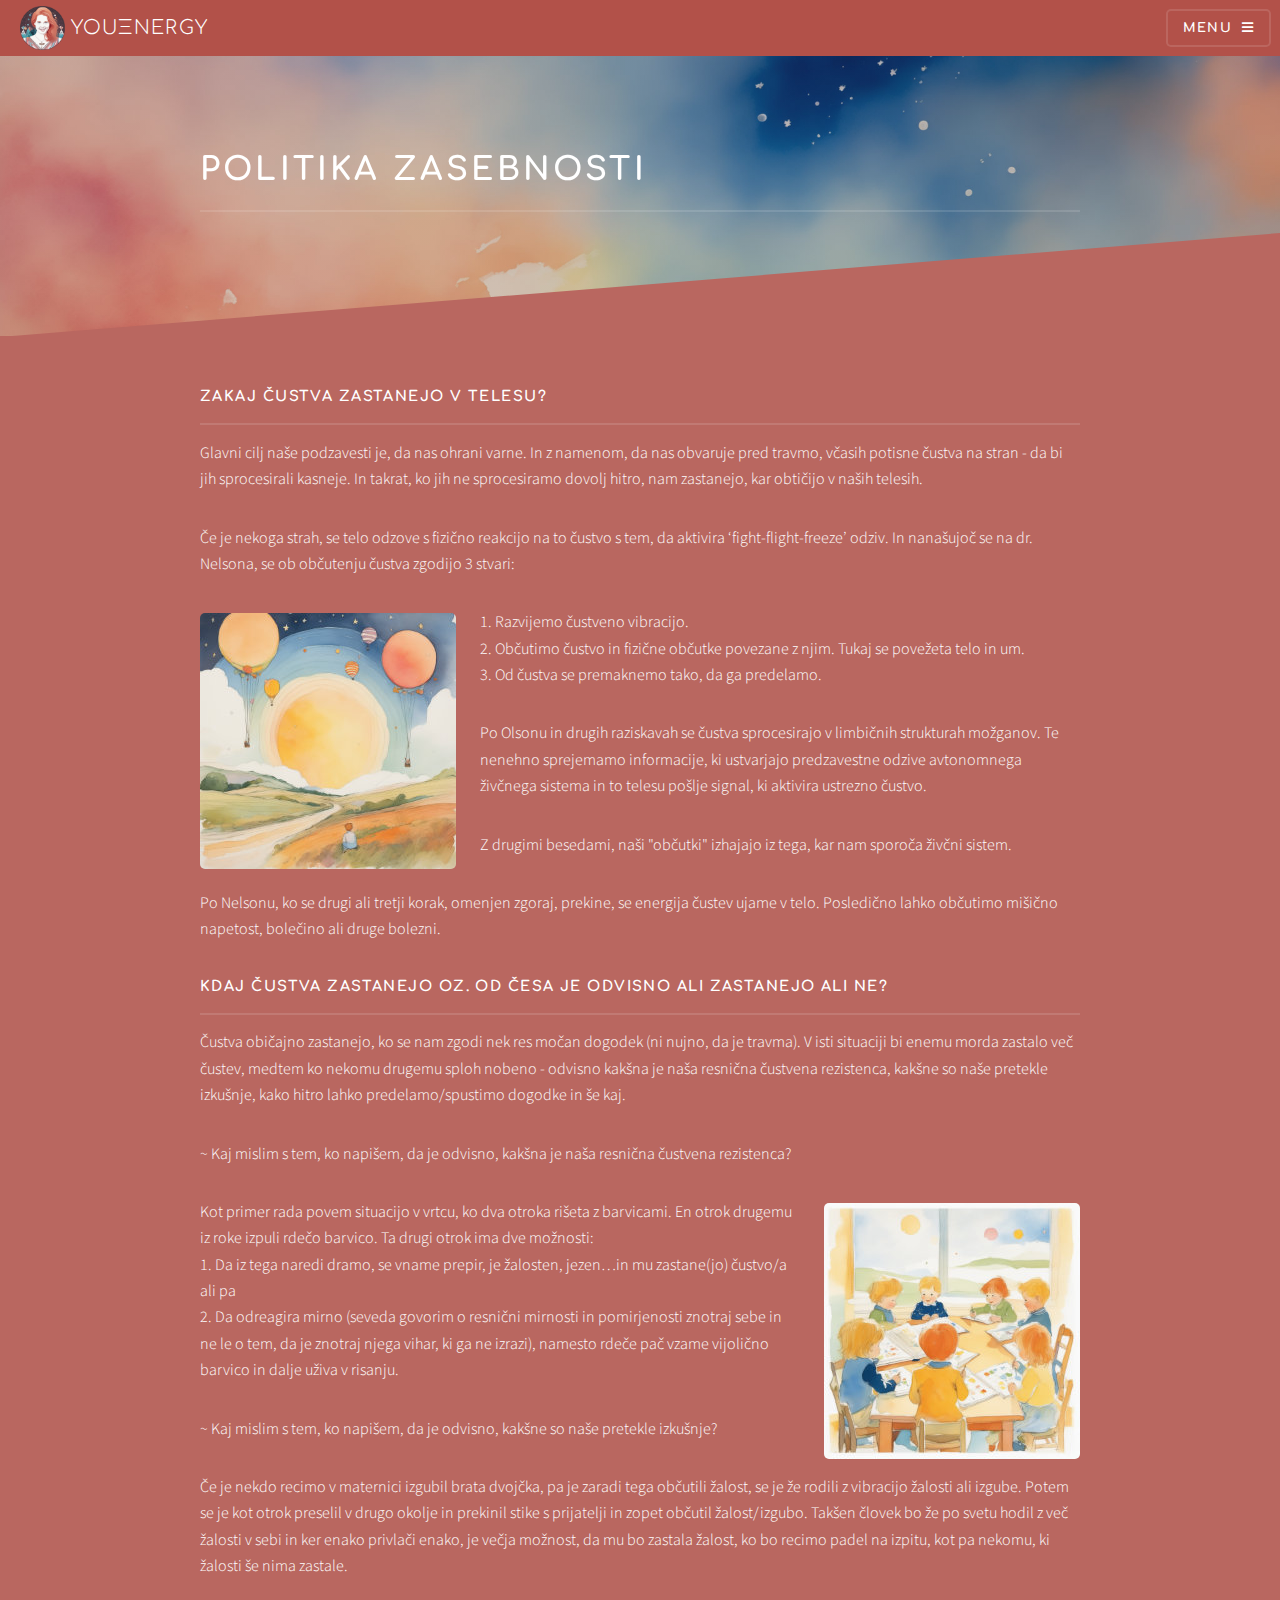
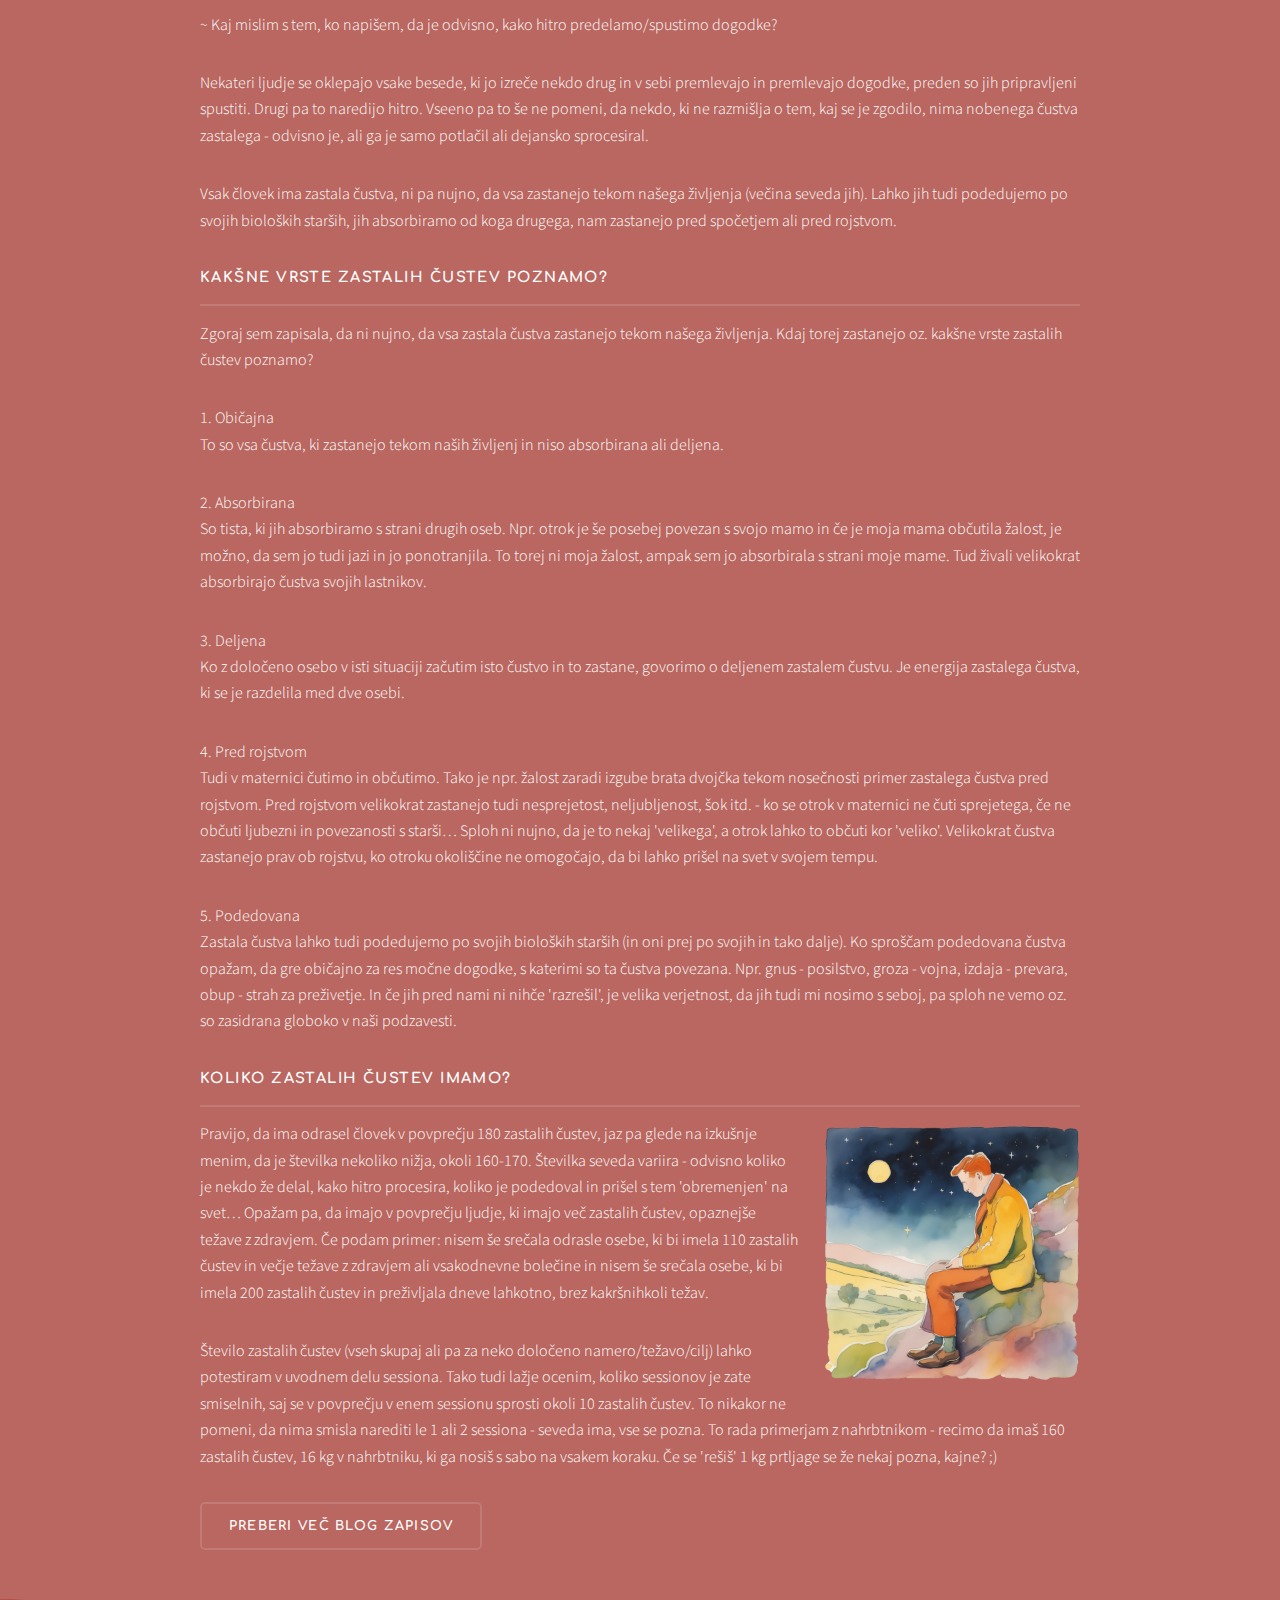
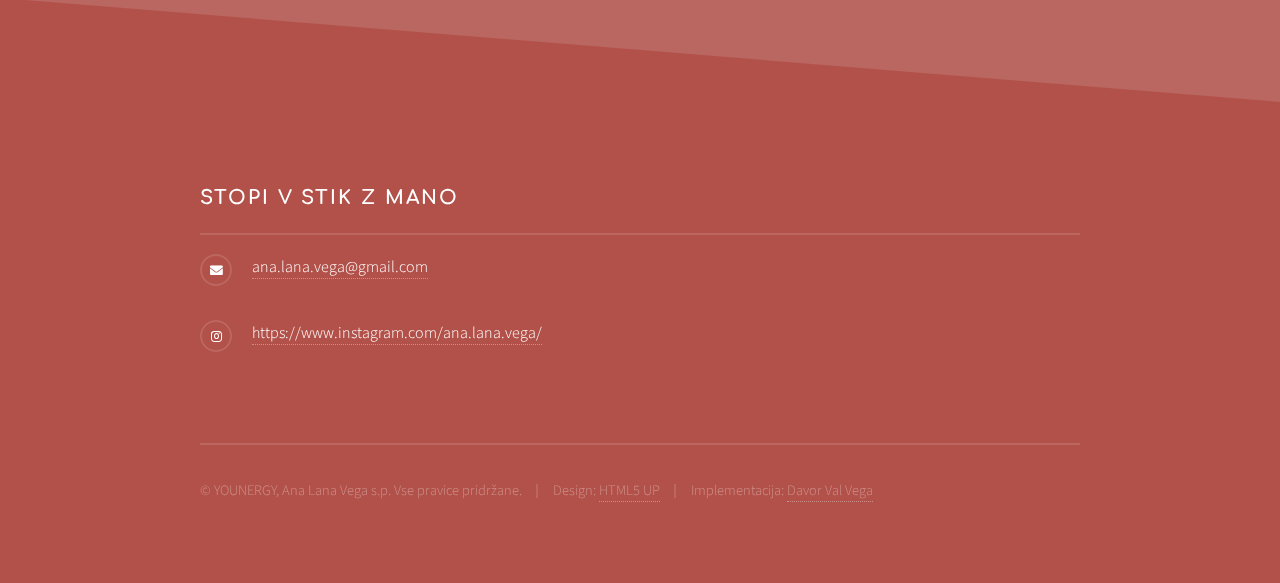
<file: politika-zasebnosti.html>
<!DOCTYPE HTML>
<!--
	Solid State by HTML5 UP
	html5up.net | @ajlkn
	Free for personal and commercial use under the CCA 3.0 license (html5up.net/license)
-->
<html lang="sl">
	<head>
		<title>Ana Lana Vega - Politika zasebnosti</title>
		<meta charset="utf-8" />
		<meta name="viewport" content="width=device-width, initial-scale=1, user-scalable=no" />
		<link rel="icon" type="image/x-icon" href="images/favicon.ico">
		<link rel="stylesheet" href="assets/css/main.css" />
		<noscript><link rel="stylesheet" href="assets/css/noscript.css" /></noscript>
	</head>
		<!-- Google tag (gtag.js) -->
		<script async src="https://www.googletagmanager.com/gtag/js?id=G-9BHQQSWB5S"></script>
		<script>
		window.dataLayer = window.dataLayer || [];
		function gtag(){dataLayer.push(arguments);}
		gtag('js', new Date());
	
		gtag('config', 'G-9BHQQSWB5S');
		</script>
	<body class="is-preload">
		<div class="section2">
			<div class="bgg-wrap">
				<div class="bgg"></div>
			</div>
		<!-- Page Wrapper -->
			<div id="page-wrapper">

				<header id="header">
					<h1 style="display: inline-flex; align-items: center;">
						<a href="index.html" style="display: inline-flex;align-items: center;">
							<img class="topLogo" src="images/logo/logo-small.png" alt="" />
							<div class="topLogoTxt">YOUΞNERGY</div>
						</a>
					</h1>
					<nav>
						<a href="#menu">Menu</a>
					</nav>
				</header>

			<!-- Menu -->
				<nav id="menu">
					<div class="inner">
						<h2>Menu</h2>
						<ul class="links">
							<li><a href="index.html">Domov</a></li>
							<li><a href="emotion-code.html">Emotion Code</a></li>
							<li><a href="heart-wall.html">Heart-Wall</a></li>
							<li><a href="body-code.html">Body Code</a></li>
							<li><a href="dodatna-podpora.html">Dodatna podpora</a></li>
							<li><a href="blog.html">Zapisi</a></li>
							<li><a href="mnenja-strank.html">Mnenja strank</a></li>
						</ul>
						<a href="#" class="close">Close</a>
					</div>
				</nav>

				<!-- Wrapper -->
					<section id="wrapper">
						<header>
							<div class="inner">
								<h2>Politika zasebnosti</h2>
							</header>
		<!-- Content -->
		<div class="wrapper style3">
			<div class="inner">

				<h3 class="major">Zakaj čustva zastanejo v telesu?</h3>
				<p>Glavni cilj naše podzavesti je, da nas ohrani varne. In z namenom, da nas obvaruje pred travmo, včasih potisne čustva na stran - da bi jih sprocesirali kasneje. In takrat, ko jih ne sprocesiramo dovolj hitro, nam zastanejo, kar obtičijo v naših telesih.</p>
				<p>Če je nekoga strah, se telo odzove s fizično reakcijo na to čustvo s tem, da aktivira ‘fight-flight-freeze’ odziv. In nanašujoč se na dr. Nelsona, se ob občutenju čustva zgodijo 3 stvari:</p>
				<span class="image left"><img src="images/blog/stalled-emotions.jpg" alt=""></span>
				<div>1. Razvijemo čustveno vibracijo.</div>
				<div>2. Občutimo čustvo in fizične občutke povezane z njim. Tukaj se povežeta telo in um.</div>
				<div>3. Od čustva se premaknemo tako, da ga predelamo.</div>
				</p></p>
				<p>Po Olsonu in drugih raziskavah se čustva sprocesirajo v limbičnih strukturah možganov. Te nenehno sprejemamo informacije, ki ustvarjajo predzavestne odzive avtonomnega živčnega sistema in to telesu pošlje signal, ki aktivira ustrezno čustvo.
				<p>Z drugimi besedami, naši "občutki" izhajajo iz tega, kar nam sporoča živčni sistem.</p>
				<p>Po Nelsonu, ko se drugi ali tretji korak, omenjen zgoraj, prekine, se energija čustev ujame v telo. Posledično lahko občutimo mišično napetost, bolečino ali druge bolezni.</p>
				
				<h3 class="major">Kdaj čustva zastanejo oz. od česa je odvisno ali zastanejo ali ne?</h3>
				<p>Čustva običajno zastanejo, ko se nam zgodi nek res močan dogodek (ni nujno, da je travma). V isti situaciji bi enemu morda zastalo več čustev, medtem ko nekomu drugemu sploh nobeno - odvisno kakšna je naša resnična čustvena rezistenca, kakšne so naše pretekle izkušnje, kako hitro lahko predelamo/spustimo dogodke in še kaj.</p> 
				<p>~ Kaj mislim s tem, ko napišem, da je odvisno, kakšna je naša resnična čustvena rezistenca?</p><span class="image right"><img src="images/blog/kids-drawing.jpg" alt=""></span>
				<div>Kot primer rada povem situacijo v vrtcu, ko dva otroka rišeta z barvicami. En otrok drugemu iz roke izpuli rdečo barvico. Ta drugi otrok ima dve možnosti:</div>
				<div>1. Da iz tega naredi dramo, se vname prepir, je žalosten, jezen…in mu zastane(jo) čustvo/a ali pa</div>
				<div>2. Da odreagira mirno (seveda govorim o resnični mirnosti in pomirjenosti znotraj sebe in ne le o tem, da je znotraj njega vihar, ki ga ne izrazi), namesto rdeče pač vzame vijolično barvico in dalje uživa v risanju. </div>
				<p></p>
				<p>~ Kaj mislim s tem, ko napišem, da je odvisno, kakšne so naše pretekle izkušnje?</p>
				<p>Če je nekdo recimo v maternici izgubil brata dvojčka, pa je zaradi tega občutili žalost, se je že rodili z vibracijo žalosti ali izgube. Potem se je kot otrok preselil v drugo okolje in prekinil stike s prijatelji in zopet občutil žalost/izgubo. Takšen človek bo že po svetu hodil z več žalosti v sebi in ker enako privlači enako, je večja možnost, da mu bo zastala žalost, ko bo recimo padel na izpitu, kot pa nekomu, ki žalosti še nima zastale.</p> 
				<p></p>
				<p>~ Kaj mislim s tem, ko napišem, da je odvisno, kako hitro predelamo/spustimo dogodke?</p>
				<p>Nekateri ljudje se oklepajo vsake besede, ki jo izreče nekdo drug in v sebi premlevajo in premlevajo dogodke, preden so jih pripravljeni spustiti. Drugi pa to naredijo hitro. Vseeno pa to še ne pomeni, da nekdo, ki ne razmišlja o tem, kaj se je zgodilo, nima nobenega čustva zastalega - odvisno je, ali ga je samo potlačil ali dejansko sprocesiral.</p>
				<p></p>
				<p>Vsak človek ima zastala čustva, ni pa nujno, da vsa zastanejo tekom našega življenja (večina seveda jih). Lahko jih tudi podedujemo po svojih bioloških starših, jih absorbiramo od koga drugega, nam zastanejo pred spočetjem ali pred rojstvom.</p> 

				<h3 class="major">Kakšne vrste zastalih čustev poznamo?</h3>
				<p>Zgoraj sem zapisala, da ni nujno, da vsa zastala čustva zastanejo tekom našega življenja. Kdaj torej zastanejo oz. kakšne vrste zastalih čustev poznamo?</p>
				<div>1. Običajna</div>
				<p>To so vsa čustva, ki zastanejo tekom naših življenj in niso absorbirana ali deljena.</p>
				<div>2. Absorbirana</div>
				<p>So tista, ki jih absorbiramo s strani drugih oseb. Npr. otrok je še posebej povezan s svojo mamo in če je moja mama občutila žalost, je možno, da sem jo tudi jazi in jo ponotranjila. To torej ni moja žalost, ampak sem jo absorbirala s strani moje mame. Tud živali velikokrat absorbirajo čustva svojih lastnikov.</p>
				<div>3. Deljena</div>
				<p>Ko z določeno osebo v isti situaciji začutim isto čustvo in to zastane, govorimo o deljenem zastalem čustvu. Je energija zastalega čustva, ki se je razdelila med dve osebi.</p>
				<div>4. Pred rojstvom</div>
				<p>Tudi v maternici čutimo in občutimo. Tako je npr. žalost zaradi izgube brata dvojčka tekom nosečnosti primer zastalega čustva pred rojstvom. Pred rojstvom velikokrat zastanejo tudi nesprejetost, neljubljenost, šok itd. - ko se otrok v maternici ne čuti sprejetega, če ne občuti ljubezni in povezanosti s starši… Sploh ni nujno, da je to nekaj 'velikega', a otrok lahko to občuti kor 'veliko'. Velikokrat čustva zastanejo prav ob rojstvu, ko otroku okoliščine ne omogočajo, da bi lahko prišel na svet v svojem tempu.</p> 				
				<div>5. Podedovana</div>
				<p>Zastala čustva lahko tudi podedujemo po svojih bioloških starših (in oni prej po svojih in tako dalje). Ko sproščam podedovana čustva opažam, da gre običajno za res močne dogodke, s katerimi so ta čustva povezana. Npr. gnus - posilstvo, groza - vojna, izdaja - prevara, obup - strah za preživetje. In če jih pred nami ni nihče 'razrešil', je velika verjetnost, da jih tudi mi nosimo s seboj, pa sploh ne vemo oz. so zasidrana globoko v naši podzavesti.</p> 
	
				<h3 class="major">Koliko zastalih čustev imamo?</h3>
				<span class="image right"><img src="images/blog/man-chest-pain.png" alt=""></span>
				<p>Pravijo, da ima odrasel človek v povprečju 180 zastalih čustev, jaz pa glede na izkušnje menim, da je številka nekoliko nižja, okoli 160-170. Številka seveda variira - odvisno koliko je nekdo že delal, kako hitro procesira, koliko je podedoval in prišel s tem 'obremenjen' na svet… Opažam pa, da imajo v povprečju ljudje, ki imajo več zastalih čustev, opaznejše težave z zdravjem. Če podam primer: nisem še srečala odrasle osebe, ki bi imela 110 zastalih čustev in večje težave z zdravjem ali vsakodnevne bolečine in nisem še srečala osebe, ki bi imela 200 zastalih čustev in preživljala dneve lahkotno, brez kakršnihkoli težav.</p>
				<p>Število zastalih čustev (vseh skupaj ali pa za neko določeno namero/težavo/cilj) lahko potestiram v uvodnem delu sessiona. Tako tudi lažje ocenim, koliko sessionov je zate smiselnih, saj se v povprečju v enem sessionu sprosti okoli 10 zastalih čustev. To nikakor ne pomeni, da nima smisla narediti le 1 ali 2 sessiona - seveda ima, vse se pozna. To rada primerjam z nahrbtnikom - recimo da imaš 160 zastalih čustev, 16 kg v nahrbtniku, ki ga nosiš s sabo na vsakem koraku. Če se 'rešiš' 1 kg prtljage se že nekaj pozna, kajne? ;)</p>
				<ul class="actions">
					<li><a href="blog.html" class="button">Preberi več blog zapisov</a></li>
				</ul>
			</section>	
										
					</section>
				</section>
				<!-- Footer -->
				<section id="footer">
					<div class="inner">
						<h2 class="major">Stopi v stik z mano</h2>
						<ul class="contact">
							</li>
							<li class="icon solid fa-envelope"><a href="mailto:ana.lana.vega@gmail.com">ana.lana.vega@gmail.com</a></li>
							<li class="icon brands fa-instagram"><a href="https://www.instagram.com/ana.lana.vega">https://www.instagram.com/ana.lana.vega/</a></li>
						</ul>
						<ul class="copyright">
							<li>&copy; YOUNERGY, Ana Lana Vega s.p. Vse pravice pridržane.</li><li>Design: <a href="http://html5up.net" target="_blank">HTML5 UP</a></li><li>Implementacija: <a href="https://www.linkedin.com/in/vega10/" target="_blank">Davor Val Vega</a></li>
						</ul>
					</div>
				</section>

			</div>
		</div>
		<!-- Scripts -->
			<script src="assets/js/jquery.min.js"></script>
			<script src="assets/js/jquery.scrollex.min.js"></script>
			<script src="assets/js/browser.min.js"></script>
			<script src="assets/js/breakpoints.min.js"></script>
			<script src="assets/js/util.js"></script>
			<script src="assets/js/main.js"></script>

	</body>
</html>
</file>
<file: assets/css/cookieconsent.css>
:root {
    --cc-font-family: "Source Sans Pro", Helvetica, sans-serif;
    --cc-font-size: 16px;
    --cc-bg: #fff;
    --cc-z-index: 2147483647;
    --cc-text: #2d4156;
    --cc-border-radius: .45rem;
    --cc-btn-primary-bg: #a67e81;
    --cc-btn-primary-text: var(--cc-bg);
    --cc-btn-primary-hover-bg: #AB898B;
    --cc-btn-primary-hover-text: var(--cc-btn-primary-text);
    --cc-btn-secondary-bg: #eaeff2;
    --cc-btn-secondary-text: var(--cc-text);
    --cc-btn-secondary-hover-bg: #d8e0e6;
    --cc-btn-secondary-hover-text: var(--cc-btn-secondary-text);
    --cc-btn-border-radius: 0.375rem;
    --cc-toggle-bg-off: #919ea6;
    --cc-toggle-bg-on: var(--cc-btn-primary-bg);
    --cc-toggle-bg-readonly: #d5dee2;
    --cc-toggle-knob-bg: #fff;
    --cc-toggle-knob-icon-color: #ecf2fa;
    --cc-block-text: var(--cc-text);
    --cc-cookie-category-block-bg: #f0f4f7;
    --cc-cookie-category-block-bg-hover: #e9eff4;
    --cc-section-border: #f1f3f5;
    --cc-cookie-table-border: #e9edf2;
    --cc-overlay-bg: #040608;
    --cc-overlay-opacity: .85;
    --cc-consent-modal-box-shadow: 0 0.625rem 1.875rem rgba(2, 2, 3, .28);
    --cc-webkit-scrollbar-bg: #cfd5db;
    --cc-webkit-scrollbar-bg-hover: #9199a0
}

.c_darkmode {
    --cc-bg: #181b1d;
    --cc-text: #d8e5ea;
    --cc-btn-primary-bg: #a6c4dd;
    --cc-btn-primary-text: #000;
    --cc-btn-primary-hover-bg: #c2dff7;
    --cc-btn-primary-hover-text: var(--cc-btn-primary-text);
    --cc-btn-secondary-bg: #33383c;
    --cc-btn-secondary-text: var(--cc-text);
    --cc-btn-secondary-hover-bg: #3e454a;
    --cc-btn-secondary-hover-text: var(--cc-btn-secondary-text);
    --cc-toggle-bg-off: #667481;
    --cc-toggle-bg-on: var(--cc-btn-primary-bg);
    --cc-toggle-bg-readonly: #454c54;
    --cc-toggle-knob-bg: var(--cc-cookie-category-block-bg);
    --cc-toggle-knob-icon-color: var(--cc-bg);
    --cc-block-text: #b3bfc5;
    --cc-cookie-category-block-bg: #23272a;
    --cc-cookie-category-block-bg-hover: #2b3035;
    --cc-section-border: #292d31;
    --cc-cookie-table-border: #2b3035;
    --cc-webkit-scrollbar-bg: #667481;
    --cc-webkit-scrollbar-bg-hover: #9199a0
}

#cc--main {
    z-index: 2147483647;
    z-index: var(--cc-z-index)
}

.cc_div *,
.cc_div :after,
.cc_div :before,
.cc_div :hover {
    animation: none;
    background: none;
    border: none;
    border-radius: unset;
    box-shadow: none;
    -webkit-box-sizing: border-box;
    box-sizing: border-box;
    color: inherit;
    float: none;
    font-family: inherit;
    font-size: 1em;
    font-style: inherit;
    font-variant: normal;
    font-weight: inherit;
    height: auto;
    letter-spacing: unset;
    line-height: 1.2;
    margin: 0;
    padding: 0;
    text-align: left;
    text-decoration: none;
    text-transform: none;
    transition: none;
    vertical-align: baseline;
    visibility: unset
}

.cc_div {
    -webkit-font-smoothing: antialiased;
    -moz-osx-font-smoothing: grayscale;
    color: #2d4156;
    color: var(--cc-text);
    font-family: -apple-system, BlinkMacSystemFont, Segoe UI, Roboto, Helvetica, Arial, sans-serif, Apple Color Emoji, Segoe UI Emoji, Segoe UI Symbol;
    font-family: var(--cc-font-family);
    font-size: 16px;
    font-size: var(--cc-font-size);
    font-weight: 400;
    text-rendering: optimizeLegibility
}

#c-ttl,
#s-bl td:before,
#s-ttl,
.cc_div .b-tl,
.cc_div .c-bn {
    font-weight: 600
}

#cm,
#s-bl .act .b-acc,
#s-inr,
.cc_div .b-tl,
.cc_div .c-bl {
    border-radius: .45rem;
    border-radius: var(--cc-border-radius)
}

#s-bl .act .b-acc {
    border-top-left-radius: 0;
    border-top-right-radius: 0
}

.cc_div a,
.cc_div button,
.cc_div input {
    -webkit-appearance: none;
    -moz-appearance: none;
    appearance: none;
    overflow: hidden
}

.cc_div a {
    border-bottom: 1px solid
}

.cc_div a:hover {
    border-color: transparent;
    text-decoration: none
}

.cc_div .c-bn>span {
    pointer-events: none
}

#cm-ov,
#cs-ov,
.c--anim #cm,
.c--anim #s-cnt,
.c--anim #s-inr {
    transition: visibility .25s linear, opacity .25s ease, transform .25s ease !important
}

.c--anim .c-bn {
    transition: background-color .25s ease !important
}

.c--anim #cm.bar.slide,
.c--anim #cm.bar.slide+#cm-ov,
.c--anim .bar.slide #s-inr,
.c--anim .bar.slide+#cs-ov {
    transition: visibility .4s ease, opacity .4s ease, transform .4s ease !important
}

#cm.bar.slide,
.cc_div .bar.slide #s-inr {
    opacity: 1;
    transform: translateX(100%)
}

#cm.bar.top.slide,
.cc_div .bar.left.slide #s-inr {
    opacity: 1;
    transform: translateX(-100%)
}

#cm.slide,
.cc_div .slide #s-inr {
    transform: translateY(1.6em)
}

#cm.top.slide {
    transform: translateY(-1.6em)
}

#cm.bar.slide {
    transform: translateY(100%)
}

#cm.bar.top.slide {
    transform: translateY(-100%)
}

.show--consent .c--anim #cm,
.show--consent .c--anim #cm.bar,
.show--settings .c--anim #s-inr,
.show--settings .c--anim .bar.slide #s-inr {
    opacity: 1;
    transform: scale(1);
    visibility: visible !important
}

.show--consent .c--anim #cm.box.middle,
.show--consent .c--anim #cm.cloud.middle {
    transform: scale(1) translateY(-50%)
}

.show--settings .c--anim #s-cnt {
    visibility: visible !important
}

.force--consent.show--consent .c--anim #cm-ov,
.show--settings .c--anim #cs-ov {
    opacity: .85 !important;
    opacity: var(--cc-overlay-opacity) !important;
    visibility: visible !important
}

#cm {
    background: #9d696c;
    bottom: 1.25em;
    box-shadow: 0 .625em 1.875em #000;
    box-shadow: 0 .625rem 1.875rem rgba(2, 2, 3, .28);
    box-shadow: var(--cc-consent-modal-box-shadow);
    font-family: inherit;
    line-height: normal;
    max-width: 24.2em;
    opacity: 0;
    padding: 1em 1.4em 1.3em;
    position: fixed;
    right: 1.25em;
    transform: scale(.95);
    visibility: hidden;
    width: 100%;
    z-index: 1
}

#cc_div #cm {
    display: block !important
}

#c-ttl {
    font-size: 1.05em;
    margin-bottom: .7em
}

.cloud #c-ttl {
    margin-top: -.15em
}

#c-txt {
    font-size: .9em;
    line-height: 1.5em;
    color: white;
}

.cc_div #c-bns {
    display: flex;
    justify-content: space-between;
    margin-top: 1.4em
}

.cc_div .c-bn {
    background: #eaeff2;
    background: var(--cc-btn-secondary-bg);
    border-radius: .375rem;
    border-radius: var(--cc-btn-border-radius);
    color: #2d4156;
    color: var(--cc-btn-secondary-text);
    cursor: pointer;
    display: inline-block;
    flex: 1;
    font-size: .82em;
    padding: 1em 1.7em;
    text-align: center;
    -moz-user-select: none;
    -khtml-user-select: none;
    -webkit-user-select: none;
    -o-user-select: none;
    user-select: none
}

#c-bns button+button,
#s-c-bn,
#s-cnt button+button {
    float: right;
    margin-left: .5rem
}

#s-cnt #s-rall-bn {
    float: none
}

#cm .c_link:active,
#cm .c_link:hover,
#s-c-bn:active,
#s-c-bn:hover,
#s-cnt button+button:active,
#s-cnt button+button:hover {
    background: #d8e0e6;
    background: var(--cc-btn-secondary-hover-bg);
    color: #2d4156;
    color: var(--cc-btn-secondary-hover-text)
}

#s-cnt {
    display: table;
    height: 100%;
    left: 0;
    position: fixed;
    top: 0;
    visibility: hidden;
    width: 100%;
    z-index: 101
}

#s-bl {
    outline: none;
    scrollbar-width: thin
}

#s-bl .title {
    margin-top: 1.4em
}

#s-bl .b-bn,
#s-bl .title:first-child {
    margin-top: 0
}

#s-bl .b-acc .p {
    margin-top: 0;
    padding: 1em
}

#s-cnt .b-bn .b-tl {
    background: none;
    display: block;
    font-family: inherit;
    font-size: .95em;
    padding: 1.3em 6.4em 1.3em 2.7em;
    position: relative;
    transition: background-color .25s ease;
    width: 100%
}

#s-cnt .b-bn .b-tl.exp {
    cursor: pointer
}

#s-cnt .act .b-bn .b-tl {
    border-bottom-left-radius: 0;
    border-bottom-right-radius: 0
}

#s-cnt .b-bn .b-tl:active,
#s-cnt .b-bn .b-tl:hover {
    background: #e9eff4;
    background: var(--cc-cookie-category-block-bg-hover)
}

#s-bl .b-bn {
    position: relative
}

#s-bl .c-bl {
    border: 1px solid #f1f3f5;
    border: 1px solid var(--cc-section-border);
    margin-bottom: .4rem;
    padding: 1em;
    transition: background-color .25s ease
}

#s-bl .c-bl:hover {
    background: #f0f4f7;
    background: var(--cc-cookie-category-block-bg)
}

#s-bl .c-bl:last-child {
    margin-bottom: .5em
}

#s-bl .c-bl:first-child {
    border: none;
    margin-bottom: 2em;
    margin-top: 0;
    padding: 0;
    transition: none
}

#s-bl .c-bl:not(.b-ex):first-child:hover {
    background: transparent;
    background: unset
}

#s-bl .c-bl.b-ex {
    background: #f0f4f7;
    background: var(--cc-cookie-category-block-bg);
    border: none;
    padding: 0;
    transition: none
}

#s-bl .c-bl.b-ex+.c-bl {
    margin-top: 2em
}

#s-bl .c-bl.b-ex+.c-bl.b-ex {
    margin-top: 0
}

#s-bl .c-bl.b-ex:first-child {
    margin-bottom: 1em;
    margin-bottom: .5em
}

#s-bl .b-acc {
    display: none;
    margin-bottom: 0;
    max-height: 0;
    overflow: hidden;
    padding-top: 0
}

#s-bl .act .b-acc {
    display: block;
    max-height: 100%;
    overflow: hidden
}

#s-cnt .p {
    color: #2d4156;
    color: var(--cc-block-text);
    font-size: .9em;
    line-height: 1.5em;
    margin-top: .85em
}

.cc_div .b-tg .c-tgl:disabled {
    cursor: not-allowed
}

#c-vln {
    display: table-cell;
    position: relative;
    vertical-align: middle
}

#cs {
    bottom: 0;
    left: 0;
    padding: 0 1.7em;
    position: fixed;
    right: 0;
    top: 0;
    width: 100%
}

#cs,
#s-inr {
    height: 100%
}

#s-inr {
    box-shadow: 0 13px 27px -5px rgba(3, 6, 9, .26);
    margin: 0 auto;
    max-width: 45em;
    opacity: 0;
    overflow: hidden;
    padding-bottom: 4.75em;
    padding-top: 4.75em;
    position: relative;
    transform: scale(.96);
    visibility: hidden
}

#s-bns,
#s-hdr,
#s-inr {
    background: #fff;
    background: var(--cc-bg)
}

#s-bl {
    display: block;
    height: 100%;
    overflow-x: hidden;
    overflow-y: auto;
    overflow-y: overlay;
    padding: 1.3em 1.6em;
    width: 100%
}

#s-bns {
    border-top: 1px solid #f1f3f5;
    border-top: 1px solid var(--cc-section-border);
    bottom: 0;
    height: 4.75em;
    left: 0;
    padding: 1em 1.8em;
    position: absolute;
    right: 0
}

.cc_div .cc-link {
    border-bottom: 1px solid #2d4156;
    border-bottom: 1px solid var(--cc-btn-primary-bg);
    color: #2d4156;
    color: var(--cc-btn-primary-bg);
    cursor: pointer;
    display: inline;
    font-weight: 600;
    padding-bottom: 0;
    text-decoration: none
}

.cc_div .cc-link:active,
.cc_div .cc-link:hover {
    border-color: transparent
}

#c-bns button:first-child,
#s-bns button:first-child {
    background: #2d4156;
    background: var(--cc-btn-primary-bg);
    color: #fff;
    color: var(--cc-btn-primary-text)
}

#c-bns.swap button:first-child {
    background: #eaeff2;
    background: var(--cc-btn-secondary-bg);
    color: #2d4156;
    color: var(--cc-btn-secondary-text)
}

#c-bns.swap button:last-child {
    background: #2d4156;
    background: var(--cc-btn-primary-bg);
    color: #fff;
    color: var(--cc-btn-primary-text)
}

.cc_div .b-tg .c-tgl:checked~.c-tg {
    background: #2d4156;
    background: var(--cc-toggle-bg-on)
}

#c-bns button:first-child:active,
#c-bns button:first-child:hover,
#c-bns.swap button:last-child:active,
#c-bns.swap button:last-child:hover,
#s-bns button:first-child:active,
#s-bns button:first-child:hover {
    background: #1d2e38;
    background: var(--cc-btn-primary-hover-bg);
    color: #fff;
    color: var(--cc-btn-primary-hover-text)
}

#c-bns.swap button:first-child:active,
#c-bns.swap button:first-child:hover {
    background: #d8e0e6;
    background: var(--cc-btn-secondary-hover-bg);
    color: #2d4156;
    color: var(--cc-btn-secondary-hover-text)
}

#s-hdr {
    border-bottom: 1px solid #f1f3f5;
    border-bottom: 1px solid var(--cc-section-border);
    display: table;
    height: 4.75em;
    padding: 0 1.8em;
    position: absolute;
    top: 0;
    width: 100%;
    z-index: 2
}

#s-hdr,
#s-ttl {
    vertical-align: middle
}

#s-ttl {
    display: table-cell;
    font-size: 1em
}

#s-c-bn {
    font-size: 1.45em;
    font-weight: 400;
    height: 1.7em;
    margin: 0;
    overflow: hidden;
    padding: 0;
    position: relative;
    width: 1.7em
}

#s-c-bnc {
    display: table-cell;
    vertical-align: middle
}

.cc_div span.t-lb {
    opacity: 0;
    overflow: hidden;
    pointer-events: none;
    position: absolute;
    top: 0;
    z-index: -1
}

#c_policy__text {
    height: 31.25em;
    margin-top: 1.25em;
    overflow-y: auto
}

#c-s-in {
    height: 100%;
    height: calc(100% - 2.5em);
    max-height: 37.5em;
    position: relative;
    top: 50%;
    transform: translateY(-50%)
}

@media screen and (min-width:688px) {
    #s-bl::-webkit-scrollbar {
        background: transparent;
        border-radius: 0 .25em .25em 0;
        height: 100%;
        width: .8em
    }

    #s-bl::-webkit-scrollbar-thumb {
        background: #cfd5db;
        background: var(--cc-webkit-scrollbar-bg);
        border: .25em solid #fff;
        border: .25em solid var(--cc-bg);
        border-radius: 100em
    }

    #s-bl::-webkit-scrollbar-thumb:hover {
        background: #9199a0;
        background: var(--cc-webkit-scrollbar-bg-hover)
    }

    #s-bl::-webkit-scrollbar-button {
        height: 5px;
        width: 10px
    }
}

.cc_div .b-tg {
    bottom: 0;
    display: inline-block;
    margin: auto;
    right: 0;
    right: 1.2em;
    -webkit-user-select: none;
    -moz-user-select: none;
    -ms-user-select: none;
    user-select: none;
    vertical-align: middle
}

.cc_div .b-tg,
.cc_div .b-tg .c-tgl {
    cursor: pointer;
    position: absolute;
    top: 0
}

.cc_div .b-tg .c-tgl {
    border: 0;
    display: block;
    left: 0;
    margin: 0
}

.cc_div .b-tg .c-tg {
    background: #919ea6;
    background: var(--cc-toggle-bg-off);
    pointer-events: none;
    position: absolute;
    transition: background-color .25s ease, box-shadow .25s ease
}

.cc_div .b-tg,
.cc_div .b-tg .c-tg,
.cc_div .b-tg .c-tgl,
.cc_div span.t-lb {
    border-radius: 4em;
    height: 1.5em;
    width: 3.4em
}

.cc_div .b-tg .c-tg.c-ro {
    cursor: not-allowed
}

.cc_div .b-tg .c-tgl~.c-tg.c-ro {
    background: #d5dee2;
    background: var(--cc-toggle-bg-readonly)
}

.cc_div .b-tg .c-tgl~.c-tg.c-ro:after {
    box-shadow: none
}

.cc_div .b-tg .c-tg:after {
    background: #fff;
    background: var(--cc-toggle-knob-bg);
    border: none;
    border-radius: 100%;
    box-shadow: 0 1px 2px rgba(24, 32, 35, .36);
    box-sizing: content-box;
    content: "";
    display: block;
    height: 1.25em;
    left: .125em;
    position: relative;
    top: .125em;
    transition: transform .25s ease;
    width: 1.25em
}

.cc_div .b-tg .c-tgl:checked~.c-tg:after {
    transform: translateX(1.9em)
}

#s-bl table,
#s-bl td,
#s-bl th {
    border: none
}

#s-bl tbody tr {
    transition: background-color .25s ease
}

#s-bl tbody tr:hover {
    background: #e9eff4;
    background: var(--cc-cookie-category-block-bg-hover)
}

#s-bl table {
    border-collapse: collapse;
    margin: 0;
    overflow: hidden;
    padding: 0;
    text-align: left;
    width: 100%
}

#s-bl caption {
    border-bottom: 1px solid #e9edf2;
    border-bottom: 1px solid var(--cc-cookie-table-border);
    font-size: .9em;
    font-weight: 600;
    padding: .5rem 1rem
}

#s-bl td,
#s-bl th {
    font-size: .8em;
    padding: .8em .625em .8em 1.2em;
    text-align: left;
    vertical-align: top
}

#s-bl th {
    font-family: inherit;
    font-weight: 600;
    padding: 1em 1rem
}

#s-bl thead tr:first-child {
    border-bottom: 1px solid #e9edf2;
    border-bottom: 1px solid var(--cc-cookie-table-border)
}

.force--consent #cs,
.force--consent #s-cnt {
    width: 100vw
}

#cm-ov,
#cs-ov {
    background: #070707;
    background: #040608;
    background: var(--cc-overlay-bg);
    bottom: 0;
    display: none;
    left: 0;
    opacity: 0;
    position: fixed;
    right: 0;
    top: 0;
    transition: none;
    visibility: hidden
}

.c--anim #cs-ov,
.force--consent .c--anim #cm-ov,
.force--consent.show--consent #cm-ov,
.show--settings #cs-ov {
    display: block
}

#cs-ov {
    z-index: 2
}

.force--consent .cc_div {
    bottom: 0;
    left: 0;
    position: fixed;
    top: 0;
    transition: visibility .25s linear;
    visibility: hidden;
    width: 100%;
    width: 100vw
}

.force--consent.show--consent .c--anim .cc_div,
.force--consent.show--settings .c--anim .cc_div {
    visibility: visible
}

.force--consent #cm {
    position: absolute
}

.force--consent #cm.bar {
    max-width: 100vw;
    width: 100vw
}

html.force--consent.show--consent {
    overflow-y: hidden !important
}

html.force--consent.show--consent,
html.force--consent.show--consent body {
    height: auto !important;
    overflow-x: hidden !important
}

.cc_div .act .b-bn .exp:before,
.cc_div .b-bn .exp:before {
    border: solid #2d4156;
    border: solid var(--cc-btn-secondary-text);
    border-width: 0 2px 2px 0;
    content: "";
    display: inline-block;
    left: 1.2em;
    margin-right: 15px;
    padding: .2em;
    position: absolute;
    top: 50%;
    transform: translateY(-50%) rotate(45deg)
}

.cc_div .act .b-bn .b-tl:before {
    transform: translateY(-20%) rotate(225deg)
}

.cc_div .on-i:before {
    border: solid #ecf2fa;
    border: solid var(--cc-toggle-knob-icon-color);
    border-width: 0 2px 2px 0;
    display: inline-block;
    left: .75em;
    padding: .1em .1em .45em;
    top: .37em
}

#s-c-bn:after,
#s-c-bn:before,
.cc_div .on-i:before {
    content: "";
    margin: 0 auto;
    position: absolute;
    transform: rotate(45deg)
}

#s-c-bn:after,
#s-c-bn:before {
    background: #2d4156;
    background: var(--cc-btn-secondary-text);
    border-radius: 1em;
    height: .6em;
    left: .82em;
    top: .58em;
    width: 1.5px
}

#s-c-bn:after {
    transform: rotate(-45deg)
}

.cc_div .off-i,
.cc_div .on-i {
    display: block;
    height: 100%;
    position: absolute;
    right: 0;
    text-align: center;
    transition: opacity .15s ease;
    width: 50%
}

.cc_div .on-i {
    left: 0;
    opacity: 0
}

.cc_div .off-i:after,
.cc_div .off-i:before {
    background: #ecf2fa;
    background: var(--cc-toggle-knob-icon-color);
    content: " ";
    display: block;
    height: .7em;
    margin: 0 auto;
    position: absolute;
    right: .8em;
    top: .42em;
    transform-origin: center;
    width: .09375em
}

.cc_div .off-i:before {
    transform: rotate(45deg)
}

.cc_div .off-i:after {
    transform: rotate(-45deg)
}

.cc_div .b-tg .c-tgl:checked~.c-tg .on-i {
    opacity: 1
}

.cc_div .b-tg .c-tgl:checked~.c-tg .off-i {
    opacity: 0
}

#cm.box.middle,
#cm.cloud.middle {
    bottom: auto;
    top: 50%;
    transform: translateY(-37%)
}

#cm.box.middle.zoom,
#cm.cloud.middle.zoom {
    transform: scale(.95) translateY(-50%)
}

#cm.box.center,
#cm.cloud {
    left: 1em;
    margin: 0 auto;
    right: 1em
}

#cm.cloud {
    max-width: 50em;
    overflow: hidden;
    padding: 1.2em 1.7em;
    text-align: center;
    width: unset
}

.cc_div .cloud #c-inr {
    display: table;
    width: 100%
}

.cc_div .cloud #c-inr-i {
    display: table-cell;
    padding-right: 2.4em;
    vertical-align: top;
    width: 70%
}

.cc_div .cloud #c-txt {
    font-size: .85em
}

.cc_div .cloud #c-bns {
    display: table-cell;
    min-width: 170px;
    vertical-align: middle
}

#cm.cloud .c-bn {
    margin: .5rem 0 0;
    width: 100%
}

#cm.cloud .c-bn:first-child {
    margin: 0
}

#cm.cloud.left {
    margin-right: 1.25em
}

#cm.cloud.right {
    margin-left: 1.25em
}

#cm.bar {
    border-radius: 0;
    bottom: 0;
    left: 0;
    max-width: 100%;
    padding: 2em;
    position: fixed;
    right: 0;
    width: 100%
}

#cm.bar #c-inr {
    margin: 0 auto;
    max-width: 32em
}

#cm.bar #c-bns {
    max-width: 33.75em
}

#cm.bar #cs {
    padding: 0
}

.cc_div .bar #c-s-in {
    height: 100%;
    max-height: 100%;
    top: 0;
    transform: none
}

.cc_div .bar #s-bl,
.cc_div .bar #s-bns,
.cc_div .bar #s-hdr {
    padding-left: 1.4em;
    padding-right: 1.4em
}

.cc_div .bar #cs {
    padding: 0
}

.cc_div .bar #s-inr {
    border-radius: 0;
    margin: 0 0 0 auto;
    max-width: 32em
}

.cc_div .bar.left #s-inr {
    margin-left: 0;
    margin-right: auto
}

.cc_div .bar #s-bl table,
.cc_div .bar #s-bl tbody,
.cc_div .bar #s-bl td,
.cc_div .bar #s-bl th,
.cc_div .bar #s-bl thead,
.cc_div .bar #s-bl tr,
.cc_div .bar #s-cnt {
    display: block
}

.cc_div .bar #s-bl caption {
    border-bottom: 1px solid #e9edf2;
    border-bottom: 1px solid var(--cc-cookie-table-border);
    border-top: 0;
    display: block
}

.cc_div .bar #s-bl thead tr {
    left: -9999px;
    position: absolute;
    top: -9999px
}

.cc_div .bar #s-bl tr {
    border-top: 1px solid #e9edf2;
    border-top: 1px solid var(--cc-cookie-table-border)
}

.cc_div .bar #s-bl td {
    border: none;
    padding-left: 35%;
    position: relative
}

.cc_div .bar #s-bl td:before {
    color: #2d4156;
    color: var(--cc-text);
    content: attr(data-column);
    left: 1rem;
    overflow: hidden;
    padding-right: .625em;
    position: absolute;
    text-overflow: ellipsis;
    white-space: nowrap
}

#cm.top {
    bottom: auto;
    top: 1.25em
}

#cm.left {
    left: 1.25em;
    right: auto
}

#cm.right {
    left: auto;
    right: 1.25em
}

#cm.bar.left,
#cm.bar.right {
    left: 0;
    right: 0
}

#cm.bar.top {
    top: 0
}

@media (prefers-reduced-motion) {

    #cc--main #cm,
    #cc--main #s-cnt,
    #cc--main #s-inr {
        transition: none !important
    }
}

@media screen and (max-width:688px) {

    #cm,
    #cm.cloud,
    #cm.left,
    #cm.right {
        bottom: 1em;
        display: block;
        left: 1em;
        margin: 0;
        max-width: 100%;
        padding: 1.2em !important;
        right: 1em;
        width: auto
    }

    .force--consent #cm,
    .force--consent #cm.cloud {
        max-width: 100vw;
        width: auto
    }

    #cm.top {
        bottom: auto;
        top: 1em
    }

    #cm.bottom {
        bottom: 1em;
        top: auto
    }

    #cm.bar.bottom {
        bottom: 0
    }

    #cm.cloud .c-bn {
        font-size: .85em
    }

    #s-bns,
    .cc_div .bar #s-bns {
        padding: 1em 1.3em
    }

    .cc_div .bar #s-inr {
        max-width: 100%;
        width: 100%
    }

    .cc_div .cloud #c-inr-i {
        padding-right: 0
    }

    #cs {
        border-radius: 0;
        padding: 0
    }

    #c-s-in {
        height: 100%;
        max-height: 100%;
        top: 0;
        transform: none
    }

    .cc_div .b-tg {
        right: 1.1em;
        transform: scale(1.1)
    }

    #s-inr {
        border-radius: 0;
        margin: 0;
        padding-bottom: 7.9em
    }

    #s-bns {
        height: 7.9em
    }

    #s-bl,
    .cc_div .bar #s-bl {
        padding: 1.2em
    }

    #s-hdr,
    .cc_div .bar #s-hdr {
        padding: 0 1.2em
    }

    #s-bl table {
        width: 100%
    }

    #s-inr.bns-t {
        padding-bottom: 10.5em
    }

    .bns-t #s-bns {
        height: 10.5em
    }

    .cc_div .bns-t .c-bn {
        font-size: .83em;
        padding: .9em 1.6em
    }

    #s-cnt .b-bn .b-tl {
        padding-bottom: 1.2em;
        padding-top: 1.2em
    }

    #s-bl table,
    #s-bl tbody,
    #s-bl td,
    #s-bl th,
    #s-bl thead,
    #s-bl tr,
    #s-cnt {
        display: block
    }

    #s-bl caption {
        border-bottom: 0;
        display: block
    }

    #s-bl thead tr {
        left: -9999px;
        position: absolute;
        top: -9999px
    }

    #s-bl tr {
        border-top: 1px solid #e9edf2;
        border-top: 1px solid var(--cc-cookie-table-border)
    }

    #s-bl td {
        border: none;
        padding-left: 35%;
        position: relative
    }

    #s-bl td:before {
        color: #2d4156;
        color: var(--cc-text);
        content: attr(data-column);
        left: 1rem;
        overflow: hidden;
        padding-right: .625em;
        position: absolute;
        text-overflow: ellipsis;
        white-space: nowrap
    }

    #cm .c-bn,
    .cc_div .c-bn {
        margin-right: 0;
        width: 100%
    }

    #s-cnt #s-rall-bn {
        margin-left: 0
    }

    .cc_div #c-bns {
        flex-direction: column
    }

    #c-bns button+button,
    #s-cnt button+button {
        float: unset;
        margin-left: 0;
        margin-top: .625em
    }

    #cm.box,
    #cm.cloud {
        left: 1em;
        right: 1em;
        width: auto
    }

    #cm.cloud.left,
    #cm.cloud.right {
        margin: 0
    }

    .cc_div .cloud #c-bns,
    .cc_div .cloud #c-inr,
    .cc_div .cloud #c-inr-i {
        display: block;
        min-width: unset;
        width: auto
    }

    .cc_div .cloud #c-txt {
        font-size: .9em
    }

    .cc_div .cloud #c-bns {
        margin-top: 1.625em
    }
}
</file>
<file: assets/css/noscript.css>
/*
	Solid State by HTML5 UP
	html5up.net | @ajlkn
	Free for personal and commercial use under the CCA 3.0 license (html5up.net/license)
*/

/* Banner */

	body.is-preload #banner .logo {
		-moz-transform: none;
		-webkit-transform: none;
		-ms-transform: none;
		transform: none;
		opacity: 1;
	}

	body.is-preload #banner h2 {
		opacity: 1;
		-moz-transform: none;
		-webkit-transform: none;
		-ms-transform: none;
		transform: none;
		-moz-filter: none;
		-webkit-filter: none;
		-ms-filter: none;
		filter: none;
	}

	body.is-preload #banner p {
		opacity: 01;
		-moz-transform: none;
		-webkit-transform: none;
		-ms-transform: none;
		transform: none;
		-moz-filter: none;
		-webkit-filter: none;
		-ms-filter: none;
		filter: none;
	}
</file>
<file: assets/css/main.css>
@import 'fontawesome-all.min.css';
@import url("https://fonts.googleapis.com/css?family=Comfortaa:300,700|Source+Sans+Pro:300,600,300italic,600italic");
/*
	Solid State by HTML5 UP
	html5up.net | @ajlkn
	Free for personal and commercial use under the CCA 3.0 license (html5up.net/license)
*/
html, body, div, span, applet, object,
iframe, h1, h2, h3, h4, h5, h6, p, blockquote,
pre, a, abbr, acronym, address, big, cite,
code, del, dfn, em, img, ins, kbd, q, s, samp,
small, strike, strong, sub, sup, tt, var, b,
u, i, center, dl, dt, dd, ol, ul, li, fieldset,
form, label, legend, table, caption, tbody,
tfoot, thead, tr, th, td, article, aside,
canvas, details, embed, figure, figcaption,
footer, header, hgroup, menu, nav, output, ruby,
section, summary, time, mark, audio, video {
  margin: 0;
  padding: 0;
  border: 0;
  font-size: 100%;
  font: inherit;
  vertical-align: baseline;
}

article, aside, details, figcaption, figure,
footer, header, hgroup, menu, nav, section {
  display: block;
}

body {
  line-height: 1;
}

ol, ul {
  list-style: none;
}

blockquote, q {
  quotes: none;
}
blockquote:before, blockquote:after, q:before, q:after {
  content: "";
  content: none;
}

table {
  border-collapse: collapse;
  border-spacing: 0;
}

body {
  -webkit-text-size-adjust: none;
}

mark {
  background-color: transparent;
  color: inherit;
}

input::-moz-focus-inner {
  border: 0;
  padding: 0;
}

input, select, textarea {
  -moz-appearance: none;
  -webkit-appearance: none;
  appearance: none;
}

/* Basic */
body {
  -ms-overflow-style: scrollbar;
}

@media screen and (max-width: 480px) {
  html, body {
    min-width: 320px;
  }
}
html {
  box-sizing: border-box;
}

*, *:before, *:after {
  box-sizing: inherit;
}

body {
  background-color: #B25149;
  background-size: auto, cover;
  background-attachment: fixed, fixed;
  background-position: center, center;
}
body.is-preload *, body.is-preload *:before, body.is-preload *:after {
  animation: none !important;
  transition: none !important;
}

/* Type */
body, input, select, textarea {
  color: #ffffff;
  font-family: "Source Sans Pro", Helvetica, sans-serif;
  font-size: 14.5pt;
  font-weight: 300;
  line-height: 1.65;
}
@media screen and (max-width: 1680px) {
  body, input, select, textarea {
    font-size: 12pt;
  }
}
@media screen and (max-width: 1280px) {
  body, input, select, textarea {
    font-size: 12pt;
  }
}
@media screen and (max-width: 980px) {
  body, input, select, textarea {
    font-size: 12pt;
  }
}
@media screen and (max-width: 736px) {
  body, input, select, textarea {
    font-size: 12pt;
  }
}
@media screen and (max-width: 480px) {
  body, input, select, textarea {
    font-size: 12pt;
  }
}

a {
  transition: color 0.2s ease-in-out, border-bottom-color 0.2s ease-in-out;
  border-bottom: dotted 1px rgba(255, 255, 255, 0.35);
  color: #ffffff;
  text-decoration: none;
}
a:hover {
  border-bottom-color: transparent;
  color: #ffffff !important;
}
a.special:not(.button) {
  text-decoration: none;
  border-bottom: 0;
  display: block;
  font-family: Comfortaa, Helvetica, sans-serif;
  font-size: 0.8em;
  font-weight: 700;
  letter-spacing: 0.1em;
  margin: 0 0 2em 0;
  text-transform: uppercase;
}
a.special:not(.button):before {
  -moz-osx-font-smoothing: grayscale;
  -webkit-font-smoothing: antialiased;
  display: inline-block;
  font-style: normal;
  font-variant: normal;
  text-rendering: auto;
  line-height: 1;
  text-transform: none !important;
  font-family: "Font Awesome 5 Free";
  font-weight: 900;
}
a.special:not(.button):before {
  transition: background-color 0.2s ease-in-out;
  border-radius: 100%;
  border: solid 2px rgba(255, 255, 255, 0.125);
  content: "\f105";
  display: inline-block;
  font-size: 1.25em;
  height: 2em;
  line-height: 1.75em;
  margin-right: 0.85em;
  text-align: center;
  text-indent: 0.15em;
  vertical-align: middle;
  width: 2em;
}
a.special:not(.button):hover:before {
  background-color: rgba(255, 255, 255, 0.025);
}
a.special:not(.button):active:before {
  background-color: rgba(255, 255, 255, 0.075);
}

strong, b {
  color: #ffffff;
  font-weight: 600;
}

em, i {
  font-style: italic;
}

p {
  margin: 0 0 2em 0;
}

h1, h2, h3, h4, h5, h6 {
  color: #ffffff;
  font-family: Comfortaa, Helvetica, sans-serif;
  font-weight: 700;
  letter-spacing: 0.1em;
  margin: 0 0 1em 0;
  text-transform: uppercase;
}
h1 a, h2 a, h3 a, h4 a, h5 a, h6 a {
  color: inherit;
  text-decoration: none;
  border-bottom: 0;
}
h1 span, h2 span, h3 span, h4 span, h5 span, h6 span {
  font-weight: 300;
}
h1.major, h2.major, h3.major, h4.major, h5.major, h6.major {
  padding-bottom: 1em;
  border-bottom: solid 2px rgba(255, 255, 255, 0.125);
}

h2 {
  font-size: 1.2em;
}

h3 {
  font-size: 0.9em;
}

h4 {
  font-size: 0.7em;
}

h5 {
  font-size: 0.7em;
}

h6 {
  font-size: 0.7em;
}

@media screen and (max-width: 736px) {
  h2 {
    font-size: 1em;
  }
  h3 {
    font-size: 0.8em;
  }
}
sub {
  font-size: 0.8em;
  position: relative;
  top: 0.5em;
}

sup {
  font-size: 0.8em;
  position: relative;
  top: -0.5em;
}

blockquote {
  border-left: solid 4px rgba(255, 255, 255, 0.125);
  font-style: italic;
  margin: 0 0 2em 0;
  padding: 0.5em 0 0.5em 2em;
}

code {
  background: rgba(255, 255, 255, 0.025);
  border-radius: 5px;
  border: solid 2px rgba(255, 255, 255, 0.125);
  font-family: "Courier New", monospace;
  font-size: 0.9em;
  margin: 0 0.25em;
  padding: 0.25em 0.65em;
}

pre {
  -webkit-overflow-scrolling: touch;
  font-family: "Courier New", monospace;
  font-size: 0.9em;
  margin: 0 0 2em 0;
}
pre code {
  display: block;
  line-height: 1.75em;
  padding: 1em 1.5em;
  overflow-x: auto;
}

hr {
  border: 0;
  border-bottom: solid 2px rgba(255, 255, 255, 0.125);
  margin: 2.5em 0;
}
hr.major {
  margin: 4em 0;
}

.align-left {
  text-align: left;
}

.align-center {
  text-align: center;
}

.align-right {
  text-align: right;
}

/* Row */
.row {
  display: flex;
  flex-wrap: wrap;
  box-sizing: border-box;
  align-items: stretch;
}
.row > * {
  box-sizing: border-box;
}
.row.gtr-uniform > * > :last-child {
  margin-bottom: 0;
}
.row.aln-left {
  justify-content: flex-start;
}
.row.aln-center {
  justify-content: center;
}
.row.aln-right {
  justify-content: flex-end;
}
.row.aln-top {
  align-items: flex-start;
}
.row.aln-middle {
  align-items: center;
}
.row.aln-bottom {
  align-items: flex-end;
}
.row > .imp {
  order: -1;
}
.row > .col-1 {
  width: 8.3333333333%;
}
.row > .off-1 {
  margin-left: 8.3333333333%;
}
.row > .col-2 {
  width: 16.6666666667%;
}
.row > .off-2 {
  margin-left: 16.6666666667%;
}
.row > .col-3 {
  width: 25%;
}
.row > .off-3 {
  margin-left: 25%;
}
.row > .col-4 {
  width: 33.3333333333%;
}
.row > .off-4 {
  margin-left: 33.3333333333%;
}
.row > .col-5 {
  width: 41.6666666667%;
}
.row > .off-5 {
  margin-left: 41.6666666667%;
}
.row > .col-6 {
  width: 50%;
}
.row > .off-6 {
  margin-left: 50%;
}
.row > .col-7 {
  width: 58.3333333333%;
}
.row > .off-7 {
  margin-left: 58.3333333333%;
}
.row > .col-8 {
  width: 66.6666666667%;
}
.row > .off-8 {
  margin-left: 66.6666666667%;
}
.row > .col-9 {
  width: 75%;
}
.row > .off-9 {
  margin-left: 75%;
}
.row > .col-10 {
  width: 83.3333333333%;
}
.row > .off-10 {
  margin-left: 83.3333333333%;
}
.row > .col-11 {
  width: 91.6666666667%;
}
.row > .off-11 {
  margin-left: 91.6666666667%;
}
.row > .col-12 {
  width: 100%;
}
.row > .off-12 {
  margin-left: 100%;
}
.row.gtr-0 {
  margin-top: 0;
  margin-left: 0em;
}
.row.gtr-0 > * {
  padding: 0 0 0 0em;
}
.row.gtr-0.gtr-uniform {
  margin-top: 0em;
}
.row.gtr-0.gtr-uniform > * {
  padding-top: 0em;
}
.row.gtr-25 {
  margin-top: 0;
  margin-left: -0.4375em;
}
.row.gtr-25 > * {
  padding: 0 0 0 0.4375em;
}
.row.gtr-25.gtr-uniform {
  margin-top: -0.4375em;
}
.row.gtr-25.gtr-uniform > * {
  padding-top: 0.4375em;
}
.row.gtr-50 {
  margin-top: 0;
  margin-left: -0.875em;
}
.row.gtr-50 > * {
  padding: 0 0 0 0.875em;
}
.row.gtr-50.gtr-uniform {
  margin-top: -0.875em;
}
.row.gtr-50.gtr-uniform > * {
  padding-top: 0.875em;
}
.row {
  margin-top: 0;
  margin-left: -1.75em;
}
.row > * {
  padding: 0 0 0 1.75em;
}
.row.gtr-uniform {
  margin-top: -1.75em;
}
.row.gtr-uniform > * {
  padding-top: 1.75em;
}
.row.gtr-150 {
  margin-top: 0;
  margin-left: -2.625em;
}
.row.gtr-150 > * {
  padding: 0 0 0 2.625em;
}
.row.gtr-150.gtr-uniform {
  margin-top: -2.625em;
}
.row.gtr-150.gtr-uniform > * {
  padding-top: 2.625em;
}
.row.gtr-200 {
  margin-top: 0;
  margin-left: -3.5em;
}
.row.gtr-200 > * {
  padding: 0 0 0 3.5em;
}
.row.gtr-200.gtr-uniform {
  margin-top: -3.5em;
}
.row.gtr-200.gtr-uniform > * {
  padding-top: 3.5em;
}
@media screen and (max-width: 1680px) {
  .row {
    display: flex;
    flex-wrap: wrap;
    box-sizing: border-box;
    align-items: stretch;
  }
  .row > * {
    box-sizing: border-box;
  }
  .row.gtr-uniform > * > :last-child {
    margin-bottom: 0;
  }
  .row.aln-left {
    justify-content: flex-start;
  }
  .row.aln-center {
    justify-content: center;
  }
  .row.aln-right {
    justify-content: flex-end;
  }
  .row.aln-top {
    align-items: flex-start;
  }
  .row.aln-middle {
    align-items: center;
  }
  .row.aln-bottom {
    align-items: flex-end;
  }
  .row > .imp-xlarge {
    order: -1;
  }
  .row > .col-1-xlarge {
    width: 8.3333333333%;
  }
  .row > .off-1-xlarge {
    margin-left: 8.3333333333%;
  }
  .row > .col-2-xlarge {
    width: 16.6666666667%;
  }
  .row > .off-2-xlarge {
    margin-left: 16.6666666667%;
  }
  .row > .col-3-xlarge {
    width: 25%;
  }
  .row > .off-3-xlarge {
    margin-left: 25%;
  }
  .row > .col-4-xlarge {
    width: 33.3333333333%;
  }
  .row > .off-4-xlarge {
    margin-left: 33.3333333333%;
  }
  .row > .col-5-xlarge {
    width: 41.6666666667%;
  }
  .row > .off-5-xlarge {
    margin-left: 41.6666666667%;
  }
  .row > .col-6-xlarge {
    width: 50%;
  }
  .row > .off-6-xlarge {
    margin-left: 50%;
  }
  .row > .col-7-xlarge {
    width: 58.3333333333%;
  }
  .row > .off-7-xlarge {
    margin-left: 58.3333333333%;
  }
  .row > .col-8-xlarge {
    width: 66.6666666667%;
  }
  .row > .off-8-xlarge {
    margin-left: 66.6666666667%;
  }
  .row > .col-9-xlarge {
    width: 75%;
  }
  .row > .off-9-xlarge {
    margin-left: 75%;
  }
  .row > .col-10-xlarge {
    width: 83.3333333333%;
  }
  .row > .off-10-xlarge {
    margin-left: 83.3333333333%;
  }
  .row > .col-11-xlarge {
    width: 91.6666666667%;
  }
  .row > .off-11-xlarge {
    margin-left: 91.6666666667%;
  }
  .row > .col-12-xlarge {
    width: 100%;
  }
  .row > .off-12-xlarge {
    margin-left: 100%;
  }
  .row.gtr-0 {
    margin-top: 0;
    margin-left: 0em;
  }
  .row.gtr-0 > * {
    padding: 0 0 0 0em;
  }
  .row.gtr-0.gtr-uniform {
    margin-top: 0em;
  }
  .row.gtr-0.gtr-uniform > * {
    padding-top: 0em;
  }
  .row.gtr-25 {
    margin-top: 0;
    margin-left: -0.4375em;
  }
  .row.gtr-25 > * {
    padding: 0 0 0 0.4375em;
  }
  .row.gtr-25.gtr-uniform {
    margin-top: -0.4375em;
  }
  .row.gtr-25.gtr-uniform > * {
    padding-top: 0.4375em;
  }
  .row.gtr-50 {
    margin-top: 0;
    margin-left: -0.875em;
  }
  .row.gtr-50 > * {
    padding: 0 0 0 0.875em;
  }
  .row.gtr-50.gtr-uniform {
    margin-top: -0.875em;
  }
  .row.gtr-50.gtr-uniform > * {
    padding-top: 0.875em;
  }
  .row {
    margin-top: 0;
    margin-left: -1.75em;
  }
  .row > * {
    padding: 0 0 0 1.75em;
  }
  .row.gtr-uniform {
    margin-top: -1.75em;
  }
  .row.gtr-uniform > * {
    padding-top: 1.75em;
  }
  .row.gtr-150 {
    margin-top: 0;
    margin-left: -2.625em;
  }
  .row.gtr-150 > * {
    padding: 0 0 0 2.625em;
  }
  .row.gtr-150.gtr-uniform {
    margin-top: -2.625em;
  }
  .row.gtr-150.gtr-uniform > * {
    padding-top: 2.625em;
  }
  .row.gtr-200 {
    margin-top: 0;
    margin-left: -3.5em;
  }
  .row.gtr-200 > * {
    padding: 0 0 0 3.5em;
  }
  .row.gtr-200.gtr-uniform {
    margin-top: -3.5em;
  }
  .row.gtr-200.gtr-uniform > * {
    padding-top: 3.5em;
  }
}
@media screen and (max-width: 1280px) {
  .row {
    display: flex;
    flex-wrap: wrap;
    box-sizing: border-box;
    align-items: stretch;
  }
  .row > * {
    box-sizing: border-box;
  }
  .row.gtr-uniform > * > :last-child {
    margin-bottom: 0;
  }
  .row.aln-left {
    justify-content: flex-start;
  }
  .row.aln-center {
    justify-content: center;
  }
  .row.aln-right {
    justify-content: flex-end;
  }
  .row.aln-top {
    align-items: flex-start;
  }
  .row.aln-middle {
    align-items: center;
  }
  .row.aln-bottom {
    align-items: flex-end;
  }
  .row > .imp-large {
    order: -1;
  }
  .row > .col-1-large {
    width: 8.3333333333%;
  }
  .row > .off-1-large {
    margin-left: 8.3333333333%;
  }
  .row > .col-2-large {
    width: 16.6666666667%;
  }
  .row > .off-2-large {
    margin-left: 16.6666666667%;
  }
  .row > .col-3-large {
    width: 25%;
  }
  .row > .off-3-large {
    margin-left: 25%;
  }
  .row > .col-4-large {
    width: 33.3333333333%;
  }
  .row > .off-4-large {
    margin-left: 33.3333333333%;
  }
  .row > .col-5-large {
    width: 41.6666666667%;
  }
  .row > .off-5-large {
    margin-left: 41.6666666667%;
  }
  .row > .col-6-large {
    width: 50%;
  }
  .row > .off-6-large {
    margin-left: 50%;
  }
  .row > .col-7-large {
    width: 58.3333333333%;
  }
  .row > .off-7-large {
    margin-left: 58.3333333333%;
  }
  .row > .col-8-large {
    width: 66.6666666667%;
  }
  .row > .off-8-large {
    margin-left: 66.6666666667%;
  }
  .row > .col-9-large {
    width: 75%;
  }
  .row > .off-9-large {
    margin-left: 75%;
  }
  .row > .col-10-large {
    width: 83.3333333333%;
  }
  .row > .off-10-large {
    margin-left: 83.3333333333%;
  }
  .row > .col-11-large {
    width: 91.6666666667%;
  }
  .row > .off-11-large {
    margin-left: 91.6666666667%;
  }
  .row > .col-12-large {
    width: 100%;
  }
  .row > .off-12-large {
    margin-left: 100%;
  }
  .row.gtr-0 {
    margin-top: 0;
    margin-left: 0em;
  }
  .row.gtr-0 > * {
    padding: 0 0 0 0em;
  }
  .row.gtr-0.gtr-uniform {
    margin-top: 0em;
  }
  .row.gtr-0.gtr-uniform > * {
    padding-top: 0em;
  }
  .row.gtr-25 {
    margin-top: 0;
    margin-left: -0.4375em;
  }
  .row.gtr-25 > * {
    padding: 0 0 0 0.4375em;
  }
  .row.gtr-25.gtr-uniform {
    margin-top: -0.4375em;
  }
  .row.gtr-25.gtr-uniform > * {
    padding-top: 0.4375em;
  }
  .row.gtr-50 {
    margin-top: 0;
    margin-left: -0.875em;
  }
  .row.gtr-50 > * {
    padding: 0 0 0 0.875em;
  }
  .row.gtr-50.gtr-uniform {
    margin-top: -0.875em;
  }
  .row.gtr-50.gtr-uniform > * {
    padding-top: 0.875em;
  }
  .row {
    margin-top: 0;
    margin-left: -1.75em;
  }
  .row > * {
    padding: 0 0 0 1.75em;
  }
  .row.gtr-uniform {
    margin-top: -1.75em;
  }
  .row.gtr-uniform > * {
    padding-top: 1.75em;
  }
  .row.gtr-150 {
    margin-top: 0;
    margin-left: -2.625em;
  }
  .row.gtr-150 > * {
    padding: 0 0 0 2.625em;
  }
  .row.gtr-150.gtr-uniform {
    margin-top: -2.625em;
  }
  .row.gtr-150.gtr-uniform > * {
    padding-top: 2.625em;
  }
  .row.gtr-200 {
    margin-top: 0;
    margin-left: -3.5em;
  }
  .row.gtr-200 > * {
    padding: 0 0 0 3.5em;
  }
  .row.gtr-200.gtr-uniform {
    margin-top: -3.5em;
  }
  .row.gtr-200.gtr-uniform > * {
    padding-top: 3.5em;
  }
}
@media screen and (max-width: 980px) {
  .row {
    display: flex;
    flex-wrap: wrap;
    box-sizing: border-box;
    align-items: stretch;
  }
  .row > * {
    box-sizing: border-box;
  }
  .row.gtr-uniform > * > :last-child {
    margin-bottom: 0;
  }
  .row.aln-left {
    justify-content: flex-start;
  }
  .row.aln-center {
    justify-content: center;
  }
  .row.aln-right {
    justify-content: flex-end;
  }
  .row.aln-top {
    align-items: flex-start;
  }
  .row.aln-middle {
    align-items: center;
  }
  .row.aln-bottom {
    align-items: flex-end;
  }
  .row > .imp-medium {
    order: -1;
  }
  .row > .col-1-medium {
    width: 8.3333333333%;
  }
  .row > .off-1-medium {
    margin-left: 8.3333333333%;
  }
  .row > .col-2-medium {
    width: 16.6666666667%;
  }
  .row > .off-2-medium {
    margin-left: 16.6666666667%;
  }
  .row > .col-3-medium {
    width: 25%;
  }
  .row > .off-3-medium {
    margin-left: 25%;
  }
  .row > .col-4-medium {
    width: 33.3333333333%;
  }
  .row > .off-4-medium {
    margin-left: 33.3333333333%;
  }
  .row > .col-5-medium {
    width: 41.6666666667%;
  }
  .row > .off-5-medium {
    margin-left: 41.6666666667%;
  }
  .row > .col-6-medium {
    width: 50%;
  }
  .row > .off-6-medium {
    margin-left: 50%;
  }
  .row > .col-7-medium {
    width: 58.3333333333%;
  }
  .row > .off-7-medium {
    margin-left: 58.3333333333%;
  }
  .row > .col-8-medium {
    width: 66.6666666667%;
  }
  .row > .off-8-medium {
    margin-left: 66.6666666667%;
  }
  .row > .col-9-medium {
    width: 75%;
  }
  .row > .off-9-medium {
    margin-left: 75%;
  }
  .row > .col-10-medium {
    width: 83.3333333333%;
  }
  .row > .off-10-medium {
    margin-left: 83.3333333333%;
  }
  .row > .col-11-medium {
    width: 91.6666666667%;
  }
  .row > .off-11-medium {
    margin-left: 91.6666666667%;
  }
  .row > .col-12-medium {
    width: 100%;
  }
  .row > .off-12-medium {
    margin-left: 100%;
  }
  .row.gtr-0 {
    margin-top: 0;
    margin-left: 0em;
  }
  .row.gtr-0 > * {
    padding: 0 0 0 0em;
  }
  .row.gtr-0.gtr-uniform {
    margin-top: 0em;
  }
  .row.gtr-0.gtr-uniform > * {
    padding-top: 0em;
  }
  .row.gtr-25 {
    margin-top: 0;
    margin-left: -0.4375em;
  }
  .row.gtr-25 > * {
    padding: 0 0 0 0.4375em;
  }
  .row.gtr-25.gtr-uniform {
    margin-top: -0.4375em;
  }
  .row.gtr-25.gtr-uniform > * {
    padding-top: 0.4375em;
  }
  .row.gtr-50 {
    margin-top: 0;
    margin-left: -0.875em;
  }
  .row.gtr-50 > * {
    padding: 0 0 0 0.875em;
  }
  .row.gtr-50.gtr-uniform {
    margin-top: -0.875em;
  }
  .row.gtr-50.gtr-uniform > * {
    padding-top: 0.875em;
  }
  .row {
    margin-top: 0;
    margin-left: -1.75em;
  }
  .row > * {
    padding: 0 0 0 1.75em;
  }
  .row.gtr-uniform {
    margin-top: -1.75em;
  }
  .row.gtr-uniform > * {
    padding-top: 1.75em;
  }
  .row.gtr-150 {
    margin-top: 0;
    margin-left: -2.625em;
  }
  .row.gtr-150 > * {
    padding: 0 0 0 2.625em;
  }
  .row.gtr-150.gtr-uniform {
    margin-top: -2.625em;
  }
  .row.gtr-150.gtr-uniform > * {
    padding-top: 2.625em;
  }
  .row.gtr-200 {
    margin-top: 0;
    margin-left: -3.5em;
  }
  .row.gtr-200 > * {
    padding: 0 0 0 3.5em;
  }
  .row.gtr-200.gtr-uniform {
    margin-top: -3.5em;
  }
  .row.gtr-200.gtr-uniform > * {
    padding-top: 3.5em;
  }
}
@media screen and (max-width: 736px) {
  .row {
    display: flex;
    flex-wrap: wrap;
    box-sizing: border-box;
    align-items: stretch;
  }
  .row > * {
    box-sizing: border-box;
  }
  .row.gtr-uniform > * > :last-child {
    margin-bottom: 0;
  }
  .row.aln-left {
    justify-content: flex-start;
  }
  .row.aln-center {
    justify-content: center;
  }
  .row.aln-right {
    justify-content: flex-end;
  }
  .row.aln-top {
    align-items: flex-start;
  }
  .row.aln-middle {
    align-items: center;
  }
  .row.aln-bottom {
    align-items: flex-end;
  }
  .row > .imp-small {
    order: -1;
  }
  .row > .col-1-small {
    width: 8.3333333333%;
  }
  .row > .off-1-small {
    margin-left: 8.3333333333%;
  }
  .row > .col-2-small {
    width: 16.6666666667%;
  }
  .row > .off-2-small {
    margin-left: 16.6666666667%;
  }
  .row > .col-3-small {
    width: 25%;
  }
  .row > .off-3-small {
    margin-left: 25%;
  }
  .row > .col-4-small {
    width: 33.3333333333%;
  }
  .row > .off-4-small {
    margin-left: 33.3333333333%;
  }
  .row > .col-5-small {
    width: 41.6666666667%;
  }
  .row > .off-5-small {
    margin-left: 41.6666666667%;
  }
  .row > .col-6-small {
    width: 50%;
  }
  .row > .off-6-small {
    margin-left: 50%;
  }
  .row > .col-7-small {
    width: 58.3333333333%;
  }
  .row > .off-7-small {
    margin-left: 58.3333333333%;
  }
  .row > .col-8-small {
    width: 66.6666666667%;
  }
  .row > .off-8-small {
    margin-left: 66.6666666667%;
  }
  .row > .col-9-small {
    width: 75%;
  }
  .row > .off-9-small {
    margin-left: 75%;
  }
  .row > .col-10-small {
    width: 83.3333333333%;
  }
  .row > .off-10-small {
    margin-left: 83.3333333333%;
  }
  .row > .col-11-small {
    width: 91.6666666667%;
  }
  .row > .off-11-small {
    margin-left: 91.6666666667%;
  }
  .row > .col-12-small {
    width: 100%;
  }
  .row > .off-12-small {
    margin-left: 100%;
  }
  .row.gtr-0 {
    margin-top: 0;
    margin-left: 0em;
  }
  .row.gtr-0 > * {
    padding: 0 0 0 0em;
  }
  .row.gtr-0.gtr-uniform {
    margin-top: 0em;
  }
  .row.gtr-0.gtr-uniform > * {
    padding-top: 0em;
  }
  .row.gtr-25 {
    margin-top: 0;
    margin-left: -0.3125em;
  }
  .row.gtr-25 > * {
    padding: 0 0 0 0.3125em;
  }
  .row.gtr-25.gtr-uniform {
    margin-top: -0.3125em;
  }
  .row.gtr-25.gtr-uniform > * {
    padding-top: 0.3125em;
  }
  .row.gtr-50 {
    margin-top: 0;
    margin-left: -0.625em;
  }
  .row.gtr-50 > * {
    padding: 0 0 0 0.625em;
  }
  .row.gtr-50.gtr-uniform {
    margin-top: -0.625em;
  }
  .row.gtr-50.gtr-uniform > * {
    padding-top: 0.625em;
  }
  .row {
    margin-top: 0;
    margin-left: -1.25em;
  }
  .row > * {
    padding: 0 0 0 1.25em;
  }
  .row.gtr-uniform {
    margin-top: -1.25em;
  }
  .row.gtr-uniform > * {
    padding-top: 1.25em;
  }
  .row.gtr-150 {
    margin-top: 0;
    margin-left: -1.875em;
  }
  .row.gtr-150 > * {
    padding: 0 0 0 1.875em;
  }
  .row.gtr-150.gtr-uniform {
    margin-top: -1.875em;
  }
  .row.gtr-150.gtr-uniform > * {
    padding-top: 1.875em;
  }
  .row.gtr-200 {
    margin-top: 0;
    margin-left: -2.5em;
  }
  .row.gtr-200 > * {
    padding: 0 0 0 2.5em;
  }
  .row.gtr-200.gtr-uniform {
    margin-top: -2.5em;
  }
  .row.gtr-200.gtr-uniform > * {
    padding-top: 2.5em;
  }
}
@media screen and (max-width: 480px) {
  .row {
    display: flex;
    flex-wrap: wrap;
    box-sizing: border-box;
    align-items: stretch;
  }
  .row > * {
    box-sizing: border-box;
  }
  .row.gtr-uniform > * > :last-child {
    margin-bottom: 0;
  }
  .row.aln-left {
    justify-content: flex-start;
  }
  .row.aln-center {
    justify-content: center;
  }
  .row.aln-right {
    justify-content: flex-end;
  }
  .row.aln-top {
    align-items: flex-start;
  }
  .row.aln-middle {
    align-items: center;
  }
  .row.aln-bottom {
    align-items: flex-end;
  }
  .row > .imp-xsmall {
    order: -1;
  }
  .row > .col-1-xsmall {
    width: 8.3333333333%;
  }
  .row > .off-1-xsmall {
    margin-left: 8.3333333333%;
  }
  .row > .col-2-xsmall {
    width: 16.6666666667%;
  }
  .row > .off-2-xsmall {
    margin-left: 16.6666666667%;
  }
  .row > .col-3-xsmall {
    width: 25%;
  }
  .row > .off-3-xsmall {
    margin-left: 25%;
  }
  .row > .col-4-xsmall {
    width: 33.3333333333%;
  }
  .row > .off-4-xsmall {
    margin-left: 33.3333333333%;
  }
  .row > .col-5-xsmall {
    width: 41.6666666667%;
  }
  .row > .off-5-xsmall {
    margin-left: 41.6666666667%;
  }
  .row > .col-6-xsmall {
    width: 50%;
  }
  .row > .off-6-xsmall {
    margin-left: 50%;
  }
  .row > .col-7-xsmall {
    width: 58.3333333333%;
  }
  .row > .off-7-xsmall {
    margin-left: 58.3333333333%;
  }
  .row > .col-8-xsmall {
    width: 66.6666666667%;
  }
  .row > .off-8-xsmall {
    margin-left: 66.6666666667%;
  }
  .row > .col-9-xsmall {
    width: 75%;
  }
  .row > .off-9-xsmall {
    margin-left: 75%;
  }
  .row > .col-10-xsmall {
    width: 83.3333333333%;
  }
  .row > .off-10-xsmall {
    margin-left: 83.3333333333%;
  }
  .row > .col-11-xsmall {
    width: 91.6666666667%;
  }
  .row > .off-11-xsmall {
    margin-left: 91.6666666667%;
  }
  .row > .col-12-xsmall {
    width: 100%;
  }
  .row > .off-12-xsmall {
    margin-left: 100%;
  }
  .row.gtr-0 {
    margin-top: 0;
    margin-left: 0em;
  }
  .row.gtr-0 > * {
    padding: 0 0 0 0em;
  }
  .row.gtr-0.gtr-uniform {
    margin-top: 0em;
  }
  .row.gtr-0.gtr-uniform > * {
    padding-top: 0em;
  }
  .row.gtr-25 {
    margin-top: 0;
    margin-left: -0.3125em;
  }
  .row.gtr-25 > * {
    padding: 0 0 0 0.3125em;
  }
  .row.gtr-25.gtr-uniform {
    margin-top: -0.3125em;
  }
  .row.gtr-25.gtr-uniform > * {
    padding-top: 0.3125em;
  }
  .row.gtr-50 {
    margin-top: 0;
    margin-left: -0.625em;
  }
  .row.gtr-50 > * {
    padding: 0 0 0 0.625em;
  }
  .row.gtr-50.gtr-uniform {
    margin-top: -0.625em;
  }
  .row.gtr-50.gtr-uniform > * {
    padding-top: 0.625em;
  }
  .row {
    margin-top: 0;
    margin-left: -1.25em;
  }
  .row > * {
    padding: 0 0 0 1.25em;
  }
  .row.gtr-uniform {
    margin-top: -1.25em;
  }
  .row.gtr-uniform > * {
    padding-top: 1.25em;
  }
  .row.gtr-150 {
    margin-top: 0;
    margin-left: -1.875em;
  }
  .row.gtr-150 > * {
    padding: 0 0 0 1.875em;
  }
  .row.gtr-150.gtr-uniform {
    margin-top: -1.875em;
  }
  .row.gtr-150.gtr-uniform > * {
    padding-top: 1.875em;
  }
  .row.gtr-200 {
    margin-top: 0;
    margin-left: -2.5em;
  }
  .row.gtr-200 > * {
    padding: 0 0 0 2.5em;
  }
  .row.gtr-200.gtr-uniform {
    margin-top: -2.5em;
  }
  .row.gtr-200.gtr-uniform > * {
    padding-top: 2.5em;
  }
}
@media screen and (max-width: 360px) {
  .row {
    display: flex;
    flex-wrap: wrap;
    box-sizing: border-box;
    align-items: stretch;
  }
  .row > * {
    box-sizing: border-box;
  }
  .row.gtr-uniform > * > :last-child {
    margin-bottom: 0;
  }
  .row.aln-left {
    justify-content: flex-start;
  }
  .row.aln-center {
    justify-content: center;
  }
  .row.aln-right {
    justify-content: flex-end;
  }
  .row.aln-top {
    align-items: flex-start;
  }
  .row.aln-middle {
    align-items: center;
  }
  .row.aln-bottom {
    align-items: flex-end;
  }
  .row > .imp-xxsmall {
    order: -1;
  }
  .row > .col-1-xxsmall {
    width: 8.3333333333%;
  }
  .row > .off-1-xxsmall {
    margin-left: 8.3333333333%;
  }
  .row > .col-2-xxsmall {
    width: 16.6666666667%;
  }
  .row > .off-2-xxsmall {
    margin-left: 16.6666666667%;
  }
  .row > .col-3-xxsmall {
    width: 25%;
  }
  .row > .off-3-xxsmall {
    margin-left: 25%;
  }
  .row > .col-4-xxsmall {
    width: 33.3333333333%;
  }
  .row > .off-4-xxsmall {
    margin-left: 33.3333333333%;
  }
  .row > .col-5-xxsmall {
    width: 41.6666666667%;
  }
  .row > .off-5-xxsmall {
    margin-left: 41.6666666667%;
  }
  .row > .col-6-xxsmall {
    width: 50%;
  }
  .row > .off-6-xxsmall {
    margin-left: 50%;
  }
  .row > .col-7-xxsmall {
    width: 58.3333333333%;
  }
  .row > .off-7-xxsmall {
    margin-left: 58.3333333333%;
  }
  .row > .col-8-xxsmall {
    width: 66.6666666667%;
  }
  .row > .off-8-xxsmall {
    margin-left: 66.6666666667%;
  }
  .row > .col-9-xxsmall {
    width: 75%;
  }
  .row > .off-9-xxsmall {
    margin-left: 75%;
  }
  .row > .col-10-xxsmall {
    width: 83.3333333333%;
  }
  .row > .off-10-xxsmall {
    margin-left: 83.3333333333%;
  }
  .row > .col-11-xxsmall {
    width: 91.6666666667%;
  }
  .row > .off-11-xxsmall {
    margin-left: 91.6666666667%;
  }
  .row > .col-12-xxsmall {
    width: 100%;
  }
  .row > .off-12-xxsmall {
    margin-left: 100%;
  }
  .row.gtr-0 {
    margin-top: 0;
    margin-left: 0em;
  }
  .row.gtr-0 > * {
    padding: 0 0 0 0em;
  }
  .row.gtr-0.gtr-uniform {
    margin-top: 0em;
  }
  .row.gtr-0.gtr-uniform > * {
    padding-top: 0em;
  }
  .row.gtr-25 {
    margin-top: 0;
    margin-left: -0.3125em;
  }
  .row.gtr-25 > * {
    padding: 0 0 0 0.3125em;
  }
  .row.gtr-25.gtr-uniform {
    margin-top: -0.3125em;
  }
  .row.gtr-25.gtr-uniform > * {
    padding-top: 0.3125em;
  }
  .row.gtr-50 {
    margin-top: 0;
    margin-left: -0.625em;
  }
  .row.gtr-50 > * {
    padding: 0 0 0 0.625em;
  }
  .row.gtr-50.gtr-uniform {
    margin-top: -0.625em;
  }
  .row.gtr-50.gtr-uniform > * {
    padding-top: 0.625em;
  }
  .row {
    margin-top: 0;
    margin-left: -1.25em;
  }
  .row > * {
    padding: 0 0 0 1.25em;
  }
  .row.gtr-uniform {
    margin-top: -1.25em;
  }
  .row.gtr-uniform > * {
    padding-top: 1.25em;
  }
  .row.gtr-150 {
    margin-top: 0;
    margin-left: -1.875em;
  }
  .row.gtr-150 > * {
    padding: 0 0 0 1.875em;
  }
  .row.gtr-150.gtr-uniform {
    margin-top: -1.875em;
  }
  .row.gtr-150.gtr-uniform > * {
    padding-top: 1.875em;
  }
  .row.gtr-200 {
    margin-top: 0;
    margin-left: -2.5em;
  }
  .row.gtr-200 > * {
    padding: 0 0 0 2.5em;
  }
  .row.gtr-200.gtr-uniform {
    margin-top: -2.5em;
  }
  .row.gtr-200.gtr-uniform > * {
    padding-top: 2.5em;
  }
}

/* Section/Article */
section.special, article.special {
  text-align: center;
}

/* Form */
form {
  margin: 0 0 2em 0;
}
form > :last-child {
  margin-bottom: 0;
}
form > .fields {
  display: -moz-flex;
  display: -ms-flex;
  display: flex;
  flex-wrap: wrap;
  width: calc(100% + 3em);
  margin: -1.5em 0 2em -1.5em;
}
form > .fields > .field {
  -moz-flex-grow: 0;
  -ms-flex-grow: 0;
  flex-grow: 0;
  -ms-flex-shrink: 0;
  flex-shrink: 0;
  padding: 1.5em 0 0 1.5em;
  width: calc(100% - 1.5em);
}
form > .fields > .field.half {
  width: calc(50% - 0.75em);
}
form > .fields > .field.third {
  width: calc(100%/3 - 0.5em);
}
form > .fields > .field.quarter {
  width: calc(25% - 0.375em);
}
@media screen and (max-width: 480px) {
  form > .fields {
    width: calc(100% + 3em);
    margin: -1.5em 0 2em -1.5em;
  }
  form > .fields > .field {
    padding: 1.5em 0 0 1.5em;
    width: calc(100% - 1.5em);
  }
  form > .fields > .field.half {
    width: calc(100% - 1.5em);
  }
  form > .fields > .field.third {
    width: calc(100% - 1.5em);
  }
  form > .fields > .field.quarter {
    width: calc(100% - 1.5em);
  }
}

label {
  color: #ffffff;
  display: block;
  font-family: Comfortaa, Helvetica, sans-serif;
  font-size: 0.8em;
  font-weight: 700;
  letter-spacing: 0.1em;
  margin: 0 0 0.7em 0;
  text-transform: uppercase;
}

input[type=text],
input[type=password],
input[type=email],
input[type=tel],
select,
textarea {
  -moz-appearance: none;
  -webkit-appearance: none;
  appearance: none;
  background: rgba(255, 255, 255, 0.025);
  border-radius: 5px;
  border: none;
  border: solid 2px rgba(255, 255, 255, 0.125);
  color: inherit;
  display: block;
  outline: 0;
  padding: 0 1em;
  text-decoration: none;
  width: 100%;
}
input[type=text]:invalid,
input[type=password]:invalid,
input[type=email]:invalid,
input[type=tel]:invalid,
select:invalid,
textarea:invalid {
  box-shadow: none;
}
input[type=text]:focus,
input[type=password]:focus,
input[type=email]:focus,
input[type=tel]:focus,
select:focus,
textarea:focus {
  border-color: #b59d9f;
}

select {
  background-image: url("data:image/svg+xml;charset=utf8,%3Csvg xmlns='http://www.w3.org/2000/svg' width='40' height='40' preserveAspectRatio='none' viewBox='0 0 40 40'%3E%3Cpath d='M9.4,12.3l10.4,10.4l10.4-10.4c0.2-0.2,0.5-0.4,0.9-0.4c0.3,0,0.6,0.1,0.9,0.4l3.3,3.3c0.2,0.2,0.4,0.5,0.4,0.9 c0,0.4-0.1,0.6-0.4,0.9L20.7,31.9c-0.2,0.2-0.5,0.4-0.9,0.4c-0.3,0-0.6-0.1-0.9-0.4L4.3,17.3c-0.2-0.2-0.4-0.5-0.4-0.9 c0-0.4,0.1-0.6,0.4-0.9l3.3-3.3c0.2-0.2,0.5-0.4,0.9-0.4S9.1,12.1,9.4,12.3z' fill='rgba(255, 255, 255, 0.125)' /%3E%3C/svg%3E");
  background-size: 1.25rem;
  background-repeat: no-repeat;
  background-position: calc(100% - 1rem) center;
  height: 2.75em;
  padding-right: 2.75em;
  text-overflow: ellipsis;
}
select option {
  color: #ffffff;
  background: #B25149;
}
select:focus::-ms-value {
  background-color: transparent;
}
select::-ms-expand {
  display: none;
}

input[type=text],
input[type=password],
input[type=email],
select {
  height: 2.75em;
}

textarea {
  padding: 0.75em 1em;
}

input[type=checkbox],
input[type=radio] {
  -moz-appearance: none;
  -webkit-appearance: none;
  appearance: none;
  display: block;
  float: left;
  margin-right: -2em;
  opacity: 0;
  width: 1em;
  z-index: -1;
}
input[type=checkbox] + label,
input[type=radio] + label {
  text-decoration: none;
  color: #ffffff;
  cursor: pointer;
  display: inline-block;
  font-size: 1em;
  font-family: "Source Sans Pro", Helvetica, sans-serif;
  text-transform: none;
  letter-spacing: 0;
  font-weight: 300;
  padding-left: 2.4em;
  padding-right: 0.75em;
  position: relative;
}
input[type=checkbox] + label:before,
input[type=radio] + label:before {
  -moz-osx-font-smoothing: grayscale;
  -webkit-font-smoothing: antialiased;
  display: inline-block;
  font-style: normal;
  font-variant: normal;
  text-rendering: auto;
  line-height: 1;
  text-transform: none !important;
  font-family: "Font Awesome 5 Free";
  font-weight: 900;
}
input[type=checkbox] + label:before,
input[type=radio] + label:before {
  background: rgba(255, 255, 255, 0.025);
  border-radius: 5px;
  border: solid 2px rgba(255, 255, 255, 0.125);
  content: "";
  display: inline-block;
  font-size: 0.8em;
  height: 2.0625em;
  left: 0;
  line-height: 2.0625em;
  position: absolute;
  text-align: center;
  top: 0;
  width: 2.0625em;
}
input[type=checkbox]:checked + label:before,
input[type=radio]:checked + label:before {
  background: #ffffff;
  border-color: #ffffff;
  content: "\f00c";
  color: #B25149;
}
input[type=checkbox]:focus + label:before,
input[type=radio]:focus + label:before {
  border-color: #AB898B;
}

input[type=checkbox] + label:before {
  border-radius: 5px;
}

input[type=radio] + label:before {
  border-radius: 100%;
}

::-webkit-input-placeholder {
  color: rgba(255, 255, 255, 0.35) !important;
  opacity: 1;
}

:-moz-placeholder {
  color: rgba(255, 255, 255, 0.35) !important;
  opacity: 1;
}

::-moz-placeholder {
  color: rgba(255, 255, 255, 0.35) !important;
  opacity: 1;
}

:-ms-input-placeholder {
  color: rgba(255, 255, 255, 0.35) !important;
  opacity: 1;
}

/* Box */
.box {
  border-radius: 5px;
  border: solid 2px rgba(255, 255, 255, 0.125);
  margin-bottom: 2em;
  padding: 1.5em;
}
.box > :last-child,
.box > :last-child > :last-child,
.box > :last-child > :last-child > :last-child {
  margin-bottom: 0;
}
.box.alt {
  border: 0;
  border-radius: 0;
  padding: 0;
}

/* Icon */
.icon {
  text-decoration: none;
  border-bottom: none;
  position: relative;
}
.icon:before {
  -moz-osx-font-smoothing: grayscale;
  -webkit-font-smoothing: antialiased;
  display: inline-block;
  font-style: normal;
  font-variant: normal;
  text-rendering: auto;
  line-height: 1;
  text-transform: none !important;
  font-family: "Font Awesome 5 Free";
  font-weight: 400;
}
.icon > .label {
  display: none;
}
.icon:before {
  line-height: inherit;
}
.icon.solid:before {
  font-weight: 900;
}
.icon.brands:before {
  font-family: "Font Awesome 5 Brands";
}

/* Image */
.image {
  border-radius: 5px;
  border: 0;
  display: inline-block;
  position: relative;
}
.image img {
  border-radius: 5px;
  display: block;
}
.image.left, .image.right {
  max-width: 60%;
}
.image.left img, .image.right img {
  width: 100%;
}
.image.left {
  float: left;
  padding: 0 1.5em 1em 0;
  top: 0.25em;
}
.image.right {
  float: right;
  padding: 0 0 1em 1.5em;
  top: 0.25em;
}
.image.fit {
  display: block;
  margin: 0 0 2em 0;
  width: 100%;
}
.image.fit img {
  width: 100%;
}
.image.main {
  display: block;
  margin: 0 0 3em 0;
  width: 100%;
}
.image.main img {
  width: 100%;
}

/* List */
ol {
  list-style: decimal;
  margin: 0 0 2em 0;
  padding-left: 1.25em;
}
ol li {
  padding-left: 0.25em;
}

ul {
  list-style: disc;
  margin: 0 0 2em 0;
  padding-left: 1em;
}
ul li {
  padding-left: 0.5em;
}
ul.alt {
  list-style: none;
  padding-left: 0;
}
ul.alt li {
  border-top: solid 1px rgba(255, 255, 255, 0.125);
  padding: 0.5em 0;
}
ul.alt li:first-child {
  border-top: 0;
  padding-top: 0;
}

dl {
  margin: 0 0 2em 0;
}
dl dt {
  display: block;
  font-weight: 600;
  margin: 0 0 1em 0;
}
dl dd {
  margin-left: 2em;
}

/* Actions */
ul.actions {
  display: -moz-flex;
  display: -ms-flex;
  display: flex;
  cursor: default;
  list-style: none;
  margin-left: -1em;
  padding-left: 0;
}
ul.actions li {
  padding: 0 0 0 1em;
  vertical-align: middle;
}
ul.actions.special {
  -moz-justify-content: center;
  -ms-justify-content: center;
  justify-content: center;
  width: 100%;
  margin-left: 0;
}
ul.actions.special li:first-child {
  padding-left: 0;
}
ul.actions.stacked {
  -moz-flex-direction: column;
  flex-direction: column;
  margin-left: 0;
}
ul.actions.stacked li {
  padding: 1.3em 0 0 0;
}
ul.actions.stacked li:first-child {
  padding-top: 0;
}
ul.actions.fit {
  width: calc(100% + 1em);
}
ul.actions.fit li {
  -moz-flex-grow: 1;
  -ms-flex-grow: 1;
  flex-grow: 1;
  -ms-flex-shrink: 1;
  flex-shrink: 1;
  width: 100%;
}
ul.actions.fit li > * {
  width: 100%;
}
ul.actions.fit.stacked {
  width: 100%;
}
@media screen and (max-width: 480px) {
  ul.actions:not(.fixed) {
    -moz-flex-direction: column;
    flex-direction: column;
    margin-left: 0;
    width: 100% !important;
  }
  ul.actions:not(.fixed) li {
    -moz-flex-grow: 1;
    -ms-flex-grow: 1;
    flex-grow: 1;
    -ms-flex-shrink: 1;
    flex-shrink: 1;
    padding: 1em 0 0 0;
    text-align: center;
    width: 100%;
  }
  ul.actions:not(.fixed) li > * {
    width: 100%;
  }
  ul.actions:not(.fixed) li:first-child {
    padding-top: 0;
  }
  ul.actions:not(.fixed) li input[type=submit],
  ul.actions:not(.fixed) li input[type=reset],
  ul.actions:not(.fixed) li input[type=button],
  ul.actions:not(.fixed) li button,
  ul.actions:not(.fixed) li .button {
    width: 100%;
  }
  ul.actions:not(.fixed) li input[type=submit].icon:before,
  ul.actions:not(.fixed) li input[type=reset].icon:before,
  ul.actions:not(.fixed) li input[type=button].icon:before,
  ul.actions:not(.fixed) li button.icon:before,
  ul.actions:not(.fixed) li .button.icon:before {
    margin-left: -0.5rem;
  }
}

/* Icons */
ul.icons {
  cursor: default;
  list-style: none;
  padding-left: 0;
}
ul.icons li {
  display: inline-block;
  padding: 0 1em 0 0;
}
ul.icons li:last-child {
  padding-right: 0;
}
ul.icons li .icon:before {
  font-size: 1.25em;
}

/* Contact */
ul.contact {
  list-style: none;
  padding: 0;
}
ul.contact li {
  text-decoration: none;
  margin: 2.5em 0 0 0;
  padding: 0 0 0 3.25em;
  position: relative;
}
ul.contact li:before {
  -moz-osx-font-smoothing: grayscale;
  -webkit-font-smoothing: antialiased;
  display: inline-block;
  font-style: normal;
  font-variant: normal;
  text-rendering: auto;
  line-height: 1;
  text-transform: none !important;
  font-family: "Font Awesome 5 Free";
  font-weight: 400;
}
ul.contact li:before {
  border-radius: 100%;
  border: solid 2px rgba(255, 255, 255, 0.125);
  display: inline-block;
  font-size: 0.8em;
  height: 2.5em;
  left: 0;
  line-height: 2.35em;
  position: absolute;
  text-align: center;
  top: 0;
  width: 2.5em;
}
ul.contact li:first-child {
  margin-top: 0;
}
@media screen and (max-width: 736px) {
  ul.contact li {
    margin: 1.5em 0 0 0;
  }
}

/* Pagination */
ul.pagination {
  cursor: default;
  list-style: none;
  padding-left: 0;
}
ul.pagination li {
  display: inline-block;
  padding-left: 0;
  vertical-align: middle;
}
ul.pagination li > .page {
  transition: background-color 0.2s ease-in-out, color 0.2s ease-in-out;
  border-bottom: 0;
  border-radius: 5px;
  display: inline-block;
  height: 1.5em;
  line-height: 1.5em;
  margin: 0 0.125em;
  min-width: 1.5em;
  padding: 0 0.5em;
  text-align: center;
}
ul.pagination li > .page:hover {
  background-color: rgba(255, 255, 255, 0.025);
}
ul.pagination li > .page.active {
  background-color: #AB898B;
}
ul.pagination li:first-child {
  padding-right: 0.75em;
}
ul.pagination li:last-child {
  padding-left: 0.75em;
}
@media screen and (max-width: 480px) {
  ul.pagination li:nth-child(n+2):nth-last-child(n+2) {
    display: none;
  }
  ul.pagination li .button {
    width: 100%;
  }
  ul.pagination li:first-child {
    width: calc(50% - 2px);
    text-align: left;
    padding-right: 0.325em;
  }
  ul.pagination li:last-child {
    width: calc(50% - 2px);
    text-align: right;
    padding-left: 0.325em;
  }
}

/* Table */
.table-wrapper {
  -webkit-overflow-scrolling: touch;
  overflow-x: auto;
}

table {
  margin: 0 0 2em 0;
  width: 100%;
}
table tbody tr {
  border: solid 1px rgba(255, 255, 255, 0.125);
  border-left: 0;
  border-right: 0;
}
table tbody tr:nth-child(2n+1) {
  background-color: rgba(255, 255, 255, 0.025);
}
table td {
  padding: 0.75em 0.75em;
}
table th {
  color: #ffffff;
  font-size: 0.9em;
  font-weight: 600;
  padding: 0 0.75em 0.75em 0.75em;
  text-align: left;
}
table thead {
  border-bottom: solid 2px rgba(255, 255, 255, 0.125);
}
table tfoot {
  border-top: solid 2px rgba(255, 255, 255, 0.125);
}
table.alt {
  border-collapse: separate;
}
table.alt tbody tr td {
  border: solid 1px rgba(255, 255, 255, 0.125);
  border-left-width: 0;
  border-top-width: 0;
}
table.alt tbody tr td:first-child {
  border-left-width: 1px;
}
table.alt tbody tr:first-child td {
  border-top-width: 1px;
}
table.alt thead {
  border-bottom: 0;
}
table.alt tfoot {
  border-top: 0;
}

/* Button */
input[type=submit],
input[type=reset],
input[type=button],
button,
.button {
  -moz-appearance: none;
  -webkit-appearance: none;
  appearance: none;
  transition: background-color 0.2s ease-in-out;
  background-color: transparent;
  border-radius: 5px;
  border: 0;
  box-shadow: inset 0 0 0 2px rgba(255, 255, 255, 0.125);
  color: #ffffff !important;
  cursor: pointer;
  display: inline-block;
  font-family: Comfortaa, Helvetica, sans-serif;
  font-size: 0.8em;
  font-weight: 700;
  height: 3.75em;
  letter-spacing: 0.1em;
  line-height: 3.75em;
  padding: 0 2.25em;
  text-align: center;
  text-decoration: none;
  text-transform: uppercase;
  white-space: nowrap;
}
input[type=submit]:hover,
input[type=reset]:hover,
input[type=button]:hover,
button:hover,
.button:hover {
  background-color: rgba(255, 255, 255, 0.025);
}
input[type=submit]:active,
input[type=reset]:active,
input[type=button]:active,
button:active,
.button:active {
  background-color: rgba(255, 255, 255, 0.075);
}
input[type=submit].icon:before,
input[type=reset].icon:before,
input[type=button].icon:before,
button.icon:before,
.button.icon:before {
  margin-right: 0.5em;
  color: rgba(255, 255, 255, 0.35);
}
input[type=submit].primary,
input[type=reset].primary,
input[type=button].primary,
button.primary,
.button.primary {
  background-color: #AB898B;
  box-shadow: none;
}
input[type=submit].primary:hover,
input[type=reset].primary:hover,
input[type=button].primary:hover,
button.primary:hover,
.button.primary:hover {
  background-color: #b09395;
}
input[type=submit].primary:active,
input[type=reset].primary:active,
input[type=button].primary:active,
button.primary:active,
.button.primary:active {
  background-color: #a67e81;
}
input[type=submit].primary.icon:before,
input[type=reset].primary.icon:before,
input[type=button].primary.icon:before,
button.primary.icon:before,
.button.primary.icon:before {
  color: #c0a7a8;
}
input[type=submit].fit,
input[type=reset].fit,
input[type=button].fit,
button.fit,
.button.fit {
  width: 100%;
}
input[type=submit].small,
input[type=reset].small,
input[type=button].small,
button.small,
.button.small {
  font-size: 0.6em;
}
input[type=submit].large,
input[type=reset].large,
input[type=button].large,
button.large,
.button.large {
  font-size: 1em;
}
input[type=submit].disabled, input[type=submit]:disabled,
input[type=reset].disabled,
input[type=reset]:disabled,
input[type=button].disabled,
input[type=button]:disabled,
button.disabled,
button:disabled,
.button.disabled,
.button:disabled {
  opacity: 0.25;
}
@media screen and (max-width: 480px) {
  input[type=submit],
  input[type=reset],
  input[type=button],
  button,
  .button {
    padding: 0;
  }
}

/* Features */
.features {
  display: -moz-flex;
  display: -ms-flex;
  display: flex;
  flex-wrap: wrap;
  margin: 0 0 2em 0;
}
.features article {
  padding: 1.75em 1.75em 0.1em 1.75em;
  background-color: #b65b54;
  border-radius: 5px;
  margin: 1.5em 3em 1.5em 0;
  width: calc(50% - 1.5em);
}
.features article:nth-child(2n) {
  margin-right: 0;
}
.features article .image {
  border-radius: 5px 5px 0 0;
  display: block;
  margin-bottom: 1.75em;
  margin-left: -1.75em;
  margin-top: -1.75em;
  position: relative;
  width: calc(100% + 3.5em);
}
.features article .image img {
  border-radius: 5px 5px 0 0;
  width: 100%;
}
@media screen and (max-width: 980px) {
  .features article {
    margin: 1em 2em 1em 0;
    width: calc(50% - 1em);
  }
}
@media screen and (max-width: 736px) {
  .features article {
    padding: 1.5em 1.5em 0.1em 1.5em;
    margin: 0.875em 1.75em 0.875em 0;
    width: calc(50% - 0.875em - 1px);
  }
  .features article .image {
    margin-bottom: 1.5em;
    margin-left: -1.5em;
    margin-top: -1.5em;
    width: calc(100% + 3em);
  }
}
@media screen and (max-width: 480px) {
  .features {
    display: block;
  }
  .features article {
    width: 100%;
    margin: 0 0 2em 0 !important;
  }
}

.mainlogoWrapper {
  margin: 0;
  display: flex;
  flex-wrap: wrap;
  align-content: center;
  align-items: center;
  justify-content: center;
}

.topLogo {
  height: 3.5em;
  vertical-align: middle;
  float: left;
}

.mainLogo {
  height: 6em;
  vertical-align: middle;
  float: left;
}

.logoTxt {
  font-family: Comfortaa, Helvetica, sans-serif !important;
  font-size: 2em !important;
  font-weight: 300 !important;
  padding-left: 25px !important;
  -webkit-user-select: none;
     -moz-user-select: none;
          user-select: none;
  text-align: left;
  letter-spacing: normal !important;
  margin: unset !important;
}

@media screen and (min-width: 800px) {
  .logoTxt {
    font-size: 3em !important;
  }
  .mainLogo {
    height: 10em !important;
  }
  #allYouNeedText {
    opacity: 0.6 !important;
  }
}
@media screen and (max-width: 800px) {
  #allYouNeedText {
    font-size: 0.7em !important;
    opacity: 0.8 !important;
  }
  body {
    background-position: 20% 0 !important;
  }
  .bgg {
    background-position: 20% 0 !important;
    background-position-y: 0px !important;
    background-position-x: 20% !important;
  }
}
#banner, #footer {
  background-color: transparent !important;
}

.topLogoTxt {
  font-family: Comfortaa, Helvetica, sans-serif;
  font-size: 1.5em;
  font-weight: 300;
  float: left;
  padding-left: 0.3em;
  -webkit-user-select: none;
     -moz-user-select: none;
          user-select: none;
}

.softArticle {
  background-color: #b65b54 !important;
}
.softArticle:hover {
  filter: brightness(110%);
}

.noSelect {
  -webkit-user-select: none;
     -moz-user-select: none;
          user-select: none;
}

.rowX {
  box-sizing: border-box;
  padding-bottom: 100px;
  display: inline-flex;
  flex-wrap: wrap;
  justify-content: space-between;
}

/* Create three equal columns that floats next to each other */
.columnX {
  box-sizing: border-box;
  float: left;
  width: 30%;
}

/* Clear floats after the columns */
.rowX:after {
  content: "";
  display: table;
  clear: both;
}

/* Responsive layout - makes the three columns stack on top of each other instead of next to each other */
@media screen and (max-width: 600px) {
  .columnX {
    width: 100%;
  }
}
.obroba {
  background-color: rgba(255, 255, 255, 0.05);
  border-radius: 5px;
  padding: 1.5em 1.5em 0.1em 1.5em;
  margin-bottom: 20px;
  margin-right: 20px;
}
.obroba:hover {
  background-color: rgba(255, 255, 255, 0.1);
}

#allYouNeedText {
  text-align: left;
  -webkit-user-select: none;
     -moz-user-select: none;
          user-select: none;
  letter-spacing: normal !important;
  padding-left: 25px !important;
  margin: unset;
}

.bgg-wrap {
  position: absolute;
  top: 0;
  left: 0;
  width: 100%;
  height: 100%;
}

.bgg {
  position: fixed;
  display: block;
  top: 0;
  left: 0;
  width: 100%;
  height: 100%;
  background-size: cover;
  transform: translateZ(0);
  z-index: -1;
  will-change: transform;
  background-image: linear-gradient(to top, rgba(46, 49, 65, 0.2), rgba(46, 49, 65, 0.2)), url("../../images/bg-top3.jpg");
}

.section2 {
  position: relative;
  width: 100%;
  height: 100%;
}

/* Header */
#header {
  transition: background-color 0.2s ease-in-out;
  background-color: #b25149;
  height: 3.5em;
  left: 0;
  line-height: 3.5em;
  padding: 0 1.25em;
  position: fixed;
  top: 0;
  width: 100%;
  z-index: 10000;
}
#header h1 {
  transition: opacity 0.2s ease-in-out, visibility 0.2s;
  border-bottom: 0;
  font-size: 0.8em;
  margin-bottom: 0;
  opacity: 1;
  visibility: visible;
}
#header h1 a {
  border: 0;
}
#header nav {
  font-family: Comfortaa, Helvetica, sans-serif;
  font-size: 0.8em;
  font-weight: 700;
  height: 3em;
  letter-spacing: 0.1em;
  line-height: 3em;
  position: absolute;
  right: 0.7em;
  text-transform: uppercase;
  top: 0.7em;
}
#header nav a {
  border: 0;
  display: inline-block;
  padding: 0 1em;
}
#header nav a:before {
  float: right;
  margin-left: 0.75em;
}
#header nav a[href="#menu"] {
  text-decoration: none;
  transition: background-color 0.2s ease-in-out;
  border-radius: 5px;
  box-shadow: inset 0 0 0 2px rgba(255, 255, 255, 0.125);
  padding: 0 1.35em;
}
#header nav a[href="#menu"]:before {
  -moz-osx-font-smoothing: grayscale;
  -webkit-font-smoothing: antialiased;
  display: inline-block;
  font-style: normal;
  font-variant: normal;
  text-rendering: auto;
  line-height: 1;
  text-transform: none !important;
  font-family: "Font Awesome 5 Free";
  font-weight: 900;
}
#header nav a[href="#menu"]:before {
  content: "\f0c9";
  line-height: inherit;
}
#header nav a[href="#menu"]:hover {
  background-color: rgba(255, 255, 255, 0.025);
}
#header nav a[href="#menu"]:active {
  background-color: rgba(255, 255, 255, 0.075);
}
#header.alt {
  background-color: transparent;
}
#header.alt h1 {
  opacity: 0;
  visibility: hidden;
}
@media screen and (max-width: 736px) {
  #header {
    height: 3.5em;
    line-height: 3.5em;
  }
  #header nav {
    top: 0;
    right: 0;
    height: inherit;
    line-height: inherit;
  }
  #header nav a {
    height: inherit;
    line-height: inherit;
  }
  #header nav a[href="#menu"] {
    box-shadow: none;
    padding: 0 1em;
    border-radius: 0;
  }
  #header nav a[href="#menu"]:hover, #header nav a[href="#menu"]:active {
    background-color: inherit;
  }
}
@media screen and (max-width: 480px) {
  #header nav a[href="#menu"] {
    width: 4em;
    white-space: nowrap;
    text-indent: 4em;
    position: relative;
  }
  #header nav a[href="#menu"]:before {
    width: inherit;
    position: absolute;
    top: 0;
    left: 0;
    text-indent: 0;
    text-align: right;
    margin-left: 0;
    padding-right: 1.25em;
  }
}

/* Menu */
#page-wrapper {
  transition: filter 0.25s ease;
}

#menu {
  -moz-align-items: center;
  -ms-align-items: center;
  align-items: center;
  display: -moz-flex;
  display: -ms-flex;
  display: flex;
  -moz-justify-content: center;
  -ms-justify-content: center;
  justify-content: center;
  pointer-events: none;
  transition: opacity 0.35s ease, visibility 0.35s;
  -moz-user-select: none;
  -webkit-user-select: none;
  user-select: none;
  -webkit-tap-highlight-color: rgba(0, 0, 0, 0);
  background: rgba(178, 81, 73, 0.8);
  cursor: default;
  height: 100%;
  left: 0;
  opacity: 0;
  position: fixed;
  text-align: center;
  top: 0;
  visibility: hidden;
  width: 100%;
}
#menu .inner {
  padding: 2.5em 1.5em 0.5em 1.5em;
  transform: translateY(0.5em);
  transition: opacity 0.35s ease, transform 0.35s ease;
  -webkit-overflow-scrolling: touch;
  background: #AB898B;
  border-radius: 5px;
  display: block;
  max-width: 100%;
  opacity: 0;
  position: relative;
  width: 18em;
}
#menu h2 {
  border-bottom: solid 2px rgba(255, 255, 255, 0.125);
  padding-bottom: 1em;
}
#menu .close {
  background-image: url("images/close.svg");
  background-position: 75% 25%;
  background-repeat: no-repeat;
  background-size: 2em 2em;
  border: 0;
  content: "";
  display: block;
  height: 4em;
  overflow: hidden;
  position: absolute;
  right: 0;
  text-align: center;
  text-indent: 4em;
  top: 0;
  width: 4em;
}
#menu .links {
  list-style: none;
  margin-bottom: 1.5em;
  padding: 0;
}
#menu .links li {
  padding: 0;
}
#menu .links li a {
  border-radius: 5px;
  border: 0;
  display: block;
  font-family: Comfortaa, Helvetica, sans-serif;
  font-size: 0.8em;
  font-weight: 300;
  letter-spacing: 0.1em;
  line-height: 1.85em;
  padding: 0.75em 0;
  text-transform: uppercase;
}
#menu .links li a:hover {
  background: #a67e81;
}
@media screen and (max-width: 736px) {
  #menu .inner {
    max-height: 100%;
    overflow-y: auto;
    overflow-x: hidden;
  }
  #menu .inner .close {
    background-size: 1.5em 1.5em;
  }
}

body.is-menu-visible #page-wrapper {
  -moz-filter: blur(1.5px);
  -ms-filter: blur(1.5px);
  filter: blur(1.5px);
}
body.is-menu-visible #menu {
  pointer-events: auto;
  opacity: 1;
  visibility: visible;
}
body.is-menu-visible #menu .inner {
  transform: translateY(0);
  opacity: 1;
}

/* Banner */
#banner {
  padding: 10em 0 4.75em 0;
  padding: 12em 0 13.25em 0;
  background-color: #B25149;
  background-size: cover;
  background-position: center, center;
  background-attachment: fixed;
  margin-bottom: -6.5em;
}
#banner .inner {
  margin: 0 auto;
  width: 55em;
}
#banner .logo {
  transition: opacity 1s ease, transform 0.5s ease;
  transform: translateY(0);
  opacity: 1;
  margin: 0 0 1.3em 0;
}
#banner .logo .icon {
  border-radius: 100%;
  border: solid 2px rgba(255, 255, 255, 0.125);
  cursor: default;
  display: inline-block;
  font-size: 2em;
  height: 2.25em;
  line-height: 2.25em;
  text-align: center;
  width: 2.25em;
}
#banner h2 {
  transition: opacity 0.5s ease, transform 0.5s ease, filter 0.25s ease;
  transform: translateX(0);
  transition-delay: 0.65s;
  -moz-filter: blur(0);
  -ms-filter: blur(0);
  filter: blur(0);
  opacity: 1;
  border-bottom: solid 2px rgba(255, 255, 255, 0.125);
  font-size: 2.25em;
  margin-bottom: 0.8em;
  padding-bottom: 0.4em;
}
#banner p {
  transition: opacity 0.5s ease, transform 0.5s ease, filter 0.25s ease;
  transform: translateX(0);
  transition-delay: 0.4s;
  -moz-filter: blur(0);
  -ms-filter: blur(0);
  filter: blur(0);
  opacity: 1;
  font-family: Comfortaa, Helvetica, sans-serif;
  font-size: 1em;
  font-weight: 300;
  letter-spacing: 0.1em;
  line-height: 2;
  text-transform: uppercase;
}
@media screen and (max-width: 980px) {
  #banner {
    padding: 12em 3em 12.375em 3em;
    margin-bottom: -4.75em;
  }
  #banner .inner {
    width: 100%;
  }
}
body.is-preload #banner .logo {
  transform: translateY(0.5em);
  opacity: 0;
}
body.is-preload #banner h2 {
  opacity: 0;
  transform: translateX(0.25em);
  -moz-filter: blur(2px);
  -ms-filter: blur(2px);
  filter: blur(2px);
}
body.is-preload #banner p {
  opacity: 0;
  transform: translateX(0.5em);
  -moz-filter: blur(2px);
  -ms-filter: blur(2px);
  filter: blur(2px);
}

/* Wrapper */
#wrapper > header {
  padding: 11em 0 2.25em 0;
}
#wrapper > header .inner {
  margin: 0 auto;
  width: 55em;
}
#wrapper > header h2 {
  border-bottom: solid 2px rgba(255, 255, 255, 0.125);
  font-size: 2em;
  margin-bottom: 0.8em;
  padding-bottom: 0.4em;
}
#wrapper > header p {
  font-family: Comfortaa, Helvetica, sans-serif;
  font-size: 1em;
  font-weight: 300;
  letter-spacing: 0.1em;
  line-height: 2;
  text-transform: uppercase;
}
@media screen and (max-width: 1280px) {
  #wrapper > header {
    padding: 9em 0 6.25em 0;
    background-size: auto, cover;
    background-position: center, 0% 30%;
    margin-bottom: -6.5em;
  }
}
@media screen and (max-width: 980px) {
  #wrapper > header {
    padding: 11em 3em 7.375em 3em;
    background-size: auto, cover;
    background-position: center, 0% 0%;
    margin-bottom: -4.75em;
  }
  #wrapper > header .inner {
    width: 100%;
  }
}
@media screen and (max-width: 736px) {
  #wrapper > header {
    padding: 6.5em 2em 3em 2em;
    background-size: auto, 125%;
    margin-bottom: -2.5em;
  }
  #wrapper > header h2 {
    font-size: 1.25em;
  }
  #wrapper > header p {
    font-size: 0.8em;
  }
}

.wrapper {
  background-color: #B25149;
  margin: 6.5em 0;
  position: relative;
}
.wrapper:before, .wrapper:after {
  background-image: url("data:image/svg+xml;charset=utf8,%3Csvg xmlns='http://www.w3.org/2000/svg' width='100' height='100' viewBox='0 0 100 100' preserveAspectRatio='none'%3E%3Cpolygon points='0,100 100,0 100,100' style='fill:%23B25149%3B' /%3E%3C/svg%3E");
}
.wrapper:before {
  box-shadow: inset 0 -1px 0 0 #B25149, 0 1px 0 0 #B25149;
}
.wrapper:after {
  box-shadow: inset 0 -1px 0 0 #B25149, 0 1px 0 0 #B25149;
}
.wrapper:before, .wrapper:after {
  background-repeat: no-repeat;
  background-size: 100% 100%;
  content: "";
  display: block;
  height: 6.5em;
  position: absolute;
  width: 100%;
}
.wrapper:before {
  left: 0;
  top: -6.5em;
}
.wrapper:after {
  transform: scaleY(-1);
  bottom: -6.5em;
  left: 0;
}
.wrapper.alt:before {
  transform: scaleX(-1);
}
.wrapper.alt:after {
  transform: scaleY(-1) scaleX(-1);
}
.wrapper .inner {
  padding: 3em 0 1em 0;
  margin: 0 auto;
  width: 55em;
}
.wrapper.style2 {
  background-color: #b65b54;
}
.wrapper.style2:before, .wrapper.style2:after {
  background-image: url("data:image/svg+xml;charset=utf8,%3Csvg xmlns='http://www.w3.org/2000/svg' width='100' height='100' viewBox='0 0 100 100' preserveAspectRatio='none'%3E%3Cpolygon points='0,100 100,0 100,100' style='fill:%23b65b54%3B' /%3E%3C/svg%3E");
}
.wrapper.style2:before {
  box-shadow: inset 0 -1px 0 0 #b65b54, 0 1px 0 0 #b65b54;
}
.wrapper.style2:after {
  box-shadow: inset 0 -1px 0 0 #b65b54, 0 1px 0 0 #b65b54;
}
.wrapper.style3 {
  background-color: #b96760;
}
.wrapper.style3:before, .wrapper.style3:after {
  background-image: url("data:image/svg+xml;charset=utf8,%3Csvg xmlns='http://www.w3.org/2000/svg' width='100' height='100' viewBox='0 0 100 100' preserveAspectRatio='none'%3E%3Cpolygon points='0,100 100,0 100,100' style='fill:%23b96760%3B' /%3E%3C/svg%3E");
}
.wrapper.style3:before {
  box-shadow: inset 0 -1px 0 0 #b96760, 0 1px 0 0 #b96760;
}
.wrapper.style3:after {
  box-shadow: inset 0 -1px 0 0 #b96760, 0 1px 0 0 #b96760;
}
.wrapper.style4 {
  background-color: #bc736d;
}
.wrapper.style4:before, .wrapper.style4:after {
  background-image: url("data:image/svg+xml;charset=utf8,%3Csvg xmlns='http://www.w3.org/2000/svg' width='100' height='100' viewBox='0 0 100 100' preserveAspectRatio='none'%3E%3Cpolygon points='0,100 100,0 100,100' style='fill:%23bc736d%3B' /%3E%3C/svg%3E");
}
.wrapper.style4:before {
  box-shadow: inset 0 -1px 0 0 #bc736d, 0 1px 0 0 #bc736d;
}
.wrapper.style4:after {
  box-shadow: inset 0 -1px 0 0 #bc736d, 0 1px 0 0 #bc736d;
}
.wrapper.style5 {
  background-color: #c07e79;
}
.wrapper.style5:before, .wrapper.style5:after {
  background-image: url("data:image/svg+xml;charset=utf8,%3Csvg xmlns='http://www.w3.org/2000/svg' width='100' height='100' viewBox='0 0 100 100' preserveAspectRatio='none'%3E%3Cpolygon points='0,100 100,0 100,100' style='fill:%23c07e79%3B' /%3E%3C/svg%3E");
}
.wrapper.style5:before {
  box-shadow: inset 0 -1px 0 0 #c07e79, 0 1px 0 0 #c07e79;
}
.wrapper.style5:after {
  box-shadow: inset 0 -1px 0 0 #c07e79, 0 1px 0 0 #c07e79;
}
.wrapper.style6 {
  background-color: #c38984;
}
.wrapper.style6:before, .wrapper.style6:after {
  background-image: url("data:image/svg+xml;charset=utf8,%3Csvg xmlns='http://www.w3.org/2000/svg' width='100' height='100' viewBox='0 0 100 100' preserveAspectRatio='none'%3E%3Cpolygon points='0,100 100,0 100,100' style='fill:%23c38984%3B' /%3E%3C/svg%3E");
}
.wrapper.style6:before {
  box-shadow: inset 0 -1px 0 0 #c38984, 0 1px 0 0 #c38984;
}
.wrapper.style6:after {
  box-shadow: inset 0 -1px 0 0 #c38984, 0 1px 0 0 #c38984;
}
.wrapper.spotlight {
  background-color: #AB898B;
}
.wrapper.spotlight:before, .wrapper.spotlight:after {
  background-image: url("data:image/svg+xml;charset=utf8,%3Csvg xmlns='http://www.w3.org/2000/svg' width='100' height='100' viewBox='0 0 100 100' preserveAspectRatio='none'%3E%3Cpolygon points='0,100 100,0 100,100' style='fill:%23AB898B%3B' /%3E%3C/svg%3E");
}
.wrapper.spotlight:before {
  box-shadow: inset 0 -1px 0 0 #AB898B, 0 1px 0 0 #AB898B;
}
.wrapper.spotlight:after {
  box-shadow: inset 0 -1px 0 0 #AB898B, 0 1px 0 0 #AB898B;
}
.wrapper.spotlight .inner {
  display: -moz-flex;
  display: -ms-flex;
  display: flex;
  -moz-align-items: center;
  -ms-align-items: center;
  align-items: center;
  -moz-flex-direction: row;
  flex-direction: row;
}
.wrapper.spotlight .image {
  border-radius: 100%;
  margin: 0 3em 2em 0;
  width: 22em;
  overflow: hidden;
  -ms-flex: 1;
}
.wrapper.spotlight .image img {
  border-radius: 100%;
  width: 100%;
}
.wrapper.spotlight .content {
  width: 100%;
  -ms-flex: 2;
}
.wrapper.spotlight:nth-child(2n-1) .inner {
  -moz-flex-direction: row-reverse;
  flex-direction: row-reverse;
  text-align: right;
}
.wrapper.spotlight:nth-child(2n-1) .image {
  margin: 0 0 2em 3em;
}
.wrapper.spotlight.style2 {
  background-color: #a67e81;
}
.wrapper.spotlight.style2:before, .wrapper.spotlight.style2:after {
  background-image: url("data:image/svg+xml;charset=utf8,%3Csvg xmlns='http://www.w3.org/2000/svg' width='100' height='100' viewBox='0 0 100 100' preserveAspectRatio='none'%3E%3Cpolygon points='0,100 100,0 100,100' style='fill:%23a67e81%3B' /%3E%3C/svg%3E");
}
.wrapper.spotlight.style2:before {
  box-shadow: inset 0 -1px 0 0 #a67e81, 0 1px 0 0 #a67e81;
}
.wrapper.spotlight.style2:after {
  box-shadow: inset 0 -1px 0 0 #a67e81, 0 1px 0 0 #a67e81;
}
.wrapper.spotlight.style3 {
  background-color: #a27476;
}
.wrapper.spotlight.style3:before, .wrapper.spotlight.style3:after {
  background-image: url("data:image/svg+xml;charset=utf8,%3Csvg xmlns='http://www.w3.org/2000/svg' width='100' height='100' viewBox='0 0 100 100' preserveAspectRatio='none'%3E%3Cpolygon points='0,100 100,0 100,100' style='fill:%23a27476%3B' /%3E%3C/svg%3E");
}
.wrapper.spotlight.style3:before {
  box-shadow: inset 0 -1px 0 0 #a27476, 0 1px 0 0 #a27476;
}
.wrapper.spotlight.style3:after {
  box-shadow: inset 0 -1px 0 0 #a27476, 0 1px 0 0 #a27476;
}
.wrapper.spotlight.style4 {
  background-color: #9d696c;
}
.wrapper.spotlight.style4:before, .wrapper.spotlight.style4:after {
  background-image: url("data:image/svg+xml;charset=utf8,%3Csvg xmlns='http://www.w3.org/2000/svg' width='100' height='100' viewBox='0 0 100 100' preserveAspectRatio='none'%3E%3Cpolygon points='0,100 100,0 100,100' style='fill:%239d696c%3B' /%3E%3C/svg%3E");
}
.wrapper.spotlight.style4:before {
  box-shadow: inset 0 -1px 0 0 #9d696c, 0 1px 0 0 #9d696c;
}
.wrapper.spotlight.style4:after {
  box-shadow: inset 0 -1px 0 0 #9d696c, 0 1px 0 0 #9d696c;
}
.wrapper.spotlight.style5 {
  background-color: #985f63;
}
.wrapper.spotlight.style5:before, .wrapper.spotlight.style5:after {
  background-image: url("data:image/svg+xml;charset=utf8,%3Csvg xmlns='http://www.w3.org/2000/svg' width='100' height='100' viewBox='0 0 100 100' preserveAspectRatio='none'%3E%3Cpolygon points='0,100 100,0 100,100' style='fill:%23985f63%3B' /%3E%3C/svg%3E");
}
.wrapper.spotlight.style5:before {
  box-shadow: inset 0 -1px 0 0 #985f63, 0 1px 0 0 #985f63;
}
.wrapper.spotlight.style5:after {
  box-shadow: inset 0 -1px 0 0 #985f63, 0 1px 0 0 #985f63;
}
.wrapper.spotlight.style6 {
  background-color: #90585b;
}
.wrapper.spotlight.style6:before, .wrapper.spotlight.style6:after {
  background-image: url("data:image/svg+xml;charset=utf8,%3Csvg xmlns='http://www.w3.org/2000/svg' width='100' height='100' viewBox='0 0 100 100' preserveAspectRatio='none'%3E%3Cpolygon points='0,100 100,0 100,100' style='fill:%2390585b%3B' /%3E%3C/svg%3E");
}
.wrapper.spotlight.style6:before {
  box-shadow: inset 0 -1px 0 0 #90585b, 0 1px 0 0 #90585b;
}
.wrapper.spotlight.style6:after {
  box-shadow: inset 0 -1px 0 0 #90585b, 0 1px 0 0 #90585b;
}
@media screen and (max-width: 980px) {
  .wrapper {
    margin: 4.75em 0;
  }
  .wrapper:before, .wrapper:after {
    height: 4.75em;
  }
  .wrapper:before {
    top: -4.75em;
  }
  .wrapper:after {
    bottom: -4.75em;
    left: 0;
  }
  .wrapper .inner {
    padding: 3em 3em 1em 3em;
    width: 100%;
  }
  .wrapper.spotlight .image {
    margin: 0 2em 2em 0;
    width: 32em;
  }
  .wrapper.spotlight:nth-child(2n-1) .image {
    margin: 0 0 2em 2em;
  }
}
@media screen and (max-width: 736px) {
  .wrapper {
    margin: 2.5em 0;
  }
  .wrapper:before, .wrapper:after {
    height: 2.5em;
  }
  .wrapper:before {
    top: -2.5em;
  }
  .wrapper:after {
    bottom: -2.5em;
    left: 0;
  }
  .wrapper .inner {
    padding: 2em 2em 0.1em 2em;
  }
  .wrapper.spotlight .inner {
    -moz-align-items: -moz-flex-start;
    -ms-align-items: -ms-flex-start;
    align-items: flex-start;
  }
  .wrapper.spotlight .image {
    width: 19em;
    margin: 0 1.75em 2em 0;
  }
  .wrapper.spotlight:nth-child(2n-1) .image {
    margin: 0 0 2em 1.75em;
  }
}
@media screen and (max-width: 480px) {
  .wrapper.spotlight .inner {
    display: block;
  }
  .wrapper.spotlight .image {
    margin: 0 0 1em 0 !important;
    max-width: 85%;
    width: 12em;
  }
}
@media screen and (max-width: 360px) {
  .wrapper .inner {
    padding: 2em 1.5em 0.1em 1.5em;
  }
}

/* Footer */
#footer .inner {
  padding: 5em 0 3em 0;
  display: -moz-flex;
  display: -ms-flex;
  display: flex;
  -moz-flex-direction: row;
  flex-direction: row;
  flex-wrap: wrap;
  margin: 0 auto;
  width: 55em;
}
#footer .inner > * {
  width: 100%;
}
#footer .inner form {
  margin: 0 3em 0 0;
  width: calc(50% - 1.5em);
}
#footer .inner .contact {
  width: calc(50% - 1.5em);
}
#footer .inner .copyright {
  border-top: solid 2px rgba(255, 255, 255, 0.125);
  list-style: none;
  margin: 4em 0 2em 0;
  padding: 2em 0 0 0;
  width: 100%;
}
#footer .inner .copyright li {
  border-left: solid 2px rgba(255, 255, 255, 0.125);
  color: rgba(255, 255, 255, 0.35);
  display: inline-block;
  font-size: 0.9em;
  line-height: 1;
  margin-left: 1em;
  padding: 0;
  padding-left: 1em;
}
#footer .inner .copyright li:first-child {
  border-left: 0;
  margin-left: 0;
  padding-left: 0;
}
#footer .inner .copyright li a {
  color: inherit;
}
@media screen and (max-width: 1280px) {
  #footer {
    background-color: #B25149;
    background-size: auto, cover;
    background-position: center, center;
    margin-top: -6.5em;
    padding-top: 6.5em;
  }
}
@media screen and (max-width: 980px) {
  #footer {
    margin-top: -4.75em;
    padding-top: 4.75em;
  }
  #footer .inner {
    padding: 3em 3em 1em 3em;
    display: block;
    width: 100%;
  }
  #footer .inner form {
    width: 100%;
    margin: 0 0 4em 0;
  }
  #footer .inner .contact {
    width: 100%;
    margin: 0 0 4em 0;
  }
  #footer .inner .copyright {
    margin: 4em 0 2em 0;
  }
}
@media screen and (max-width: 736px) {
  #footer {
    margin-top: -2.5em;
    padding-top: 2.5em;
  }
  #footer .inner {
    padding: 2em 2em 0.1em 2em;
  }
  #footer .inner form {
    margin: 0 0 3em 0;
  }
  #footer .inner .contact {
    margin: 0 0 3em 0;
  }
}
@media screen and (max-width: 480px) {
  #footer .inner .copyright li {
    border-left: 0;
    display: block;
    margin: 1em 0 0 0;
    padding-left: 0;
  }
  #footer .inner .copyright li:first-child {
    margin-top: 0;
  }
}
@media screen and (max-width: 360px) {
  #footer .inner {
    padding: 2em 1.5em 0.1em 1.5em;
  }
}
</file>
